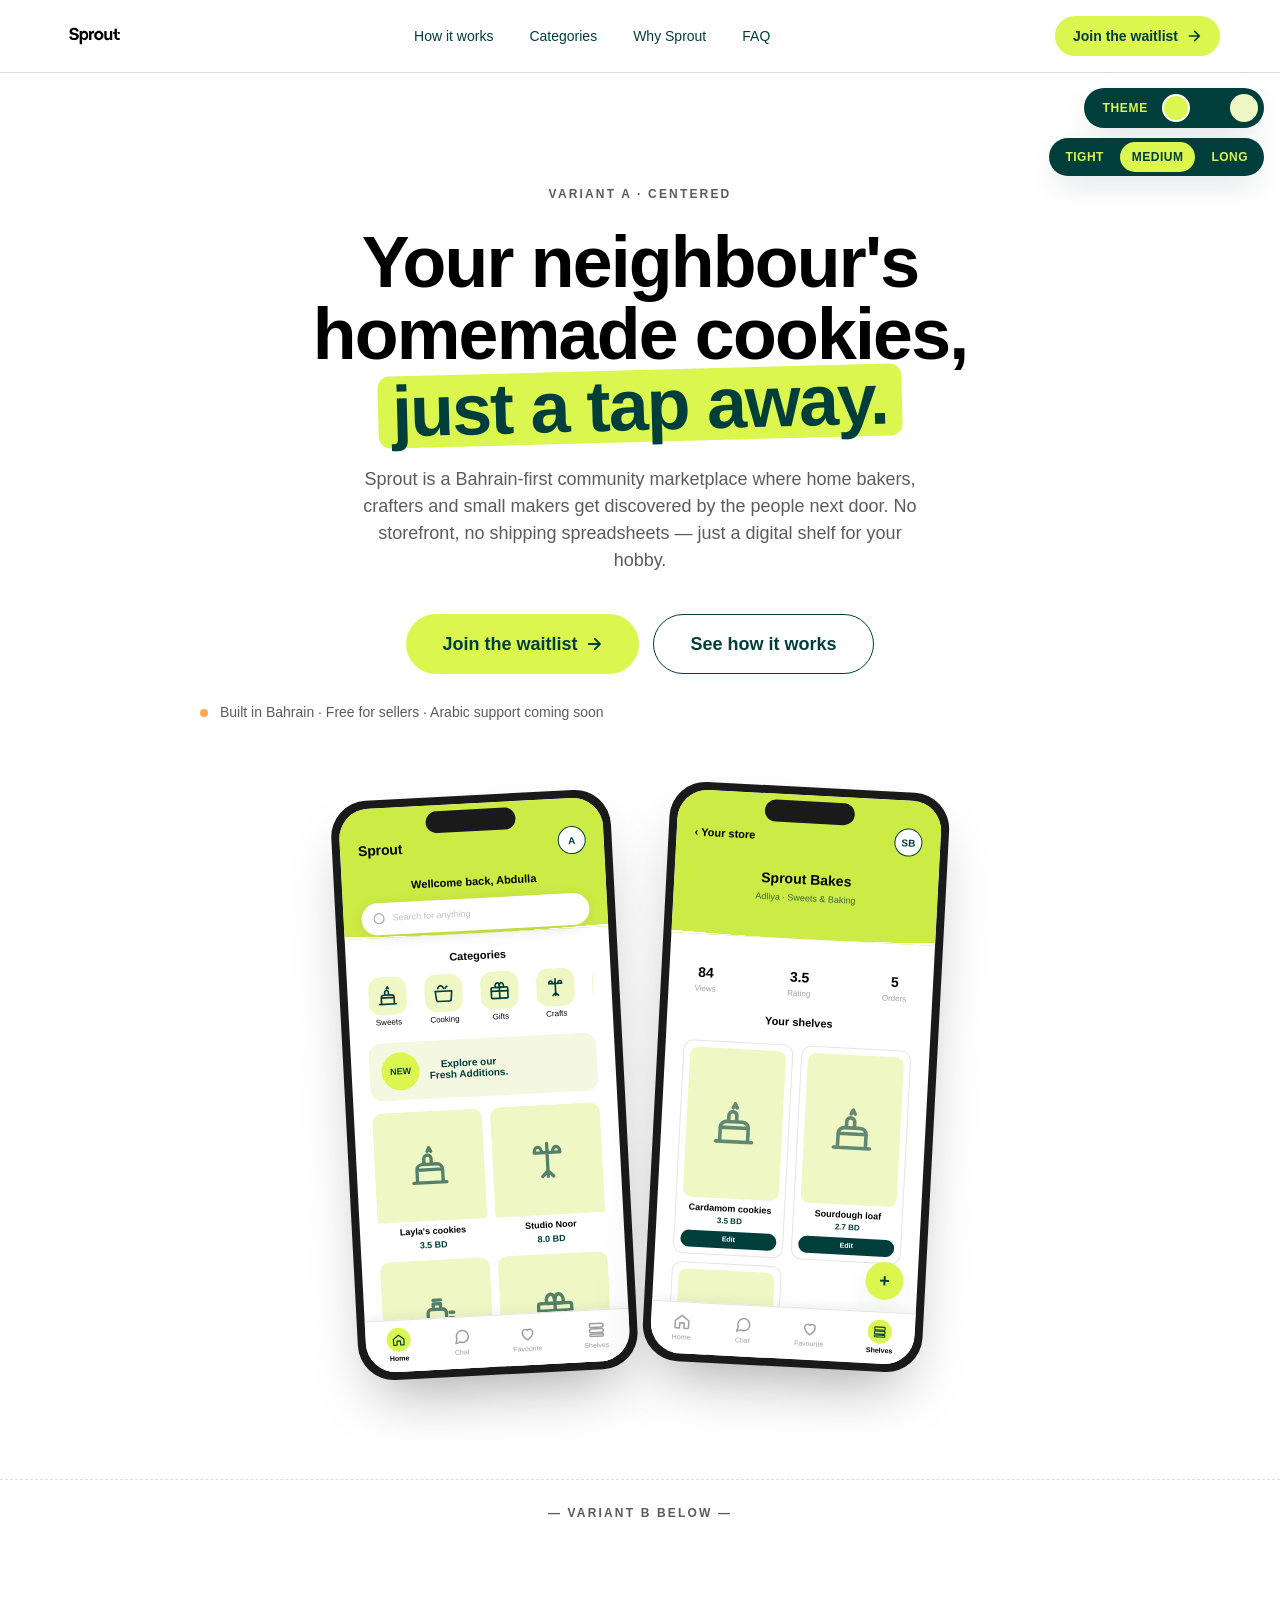
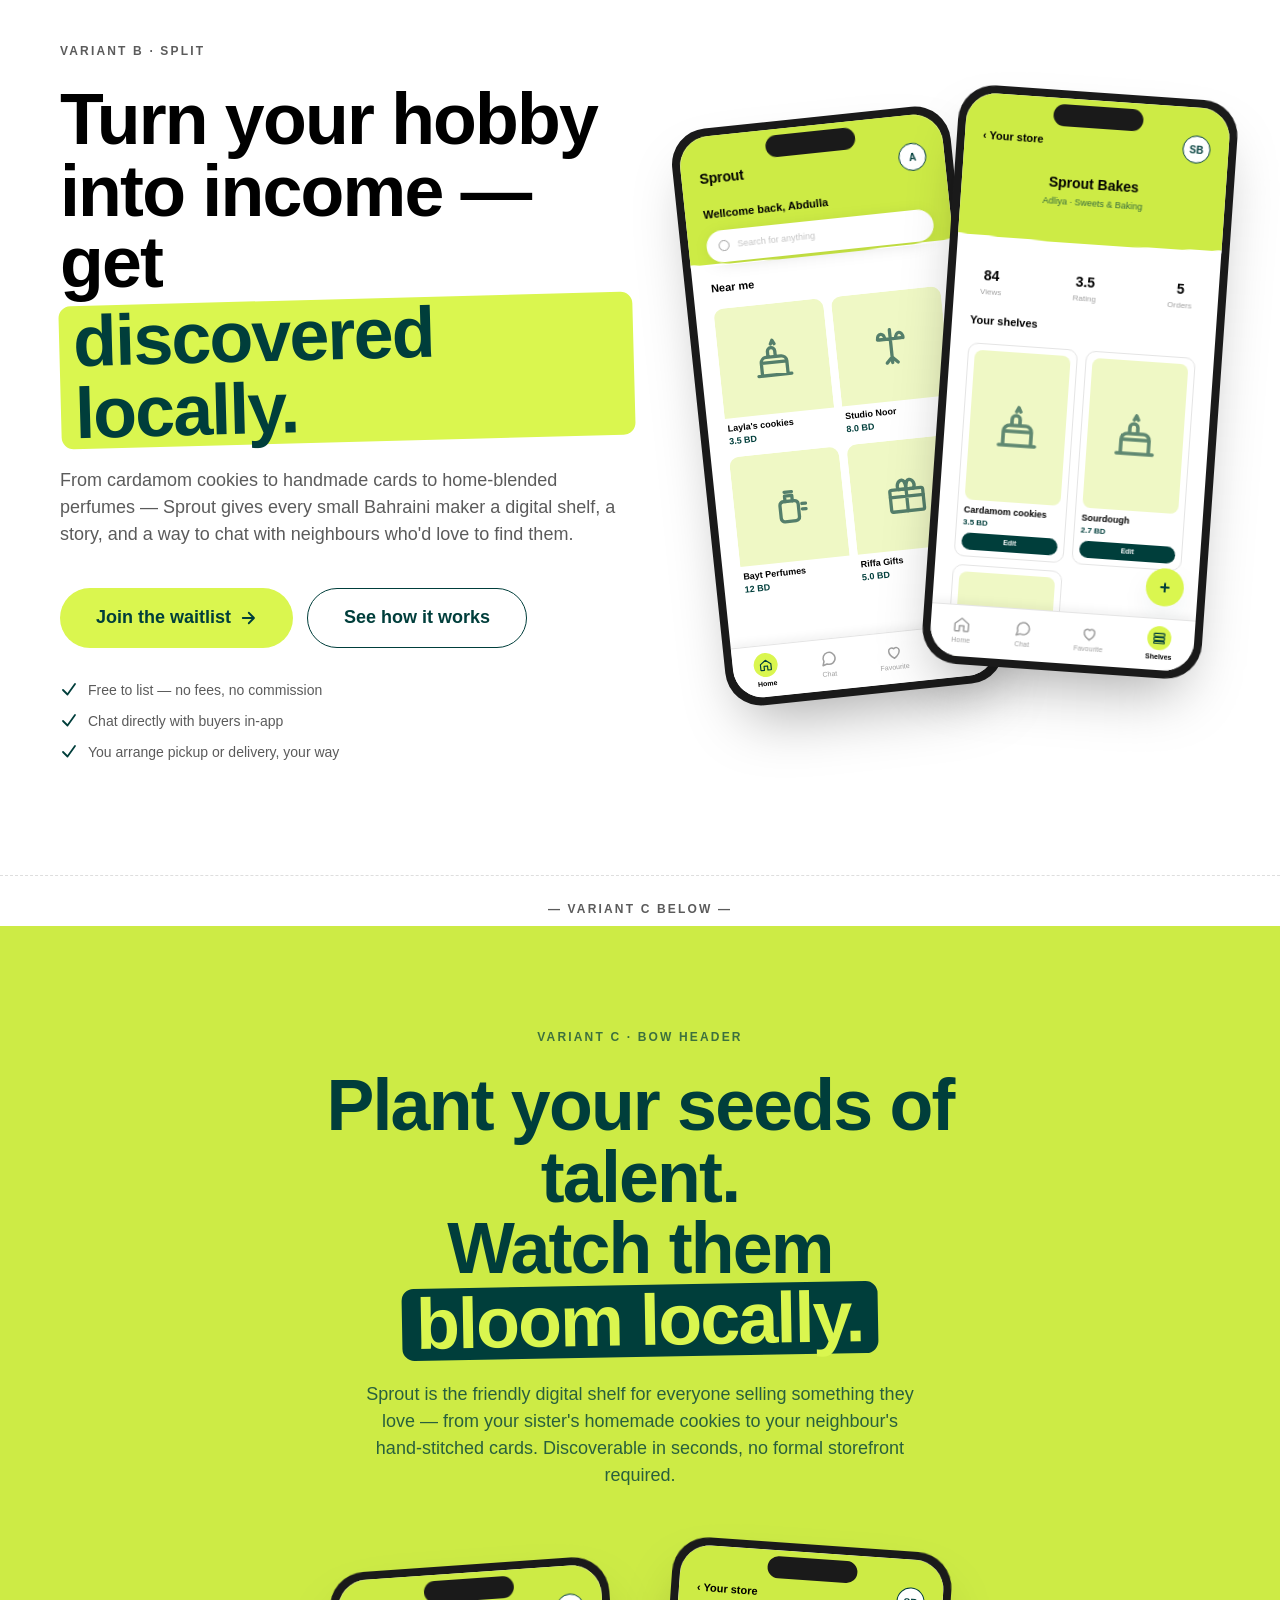
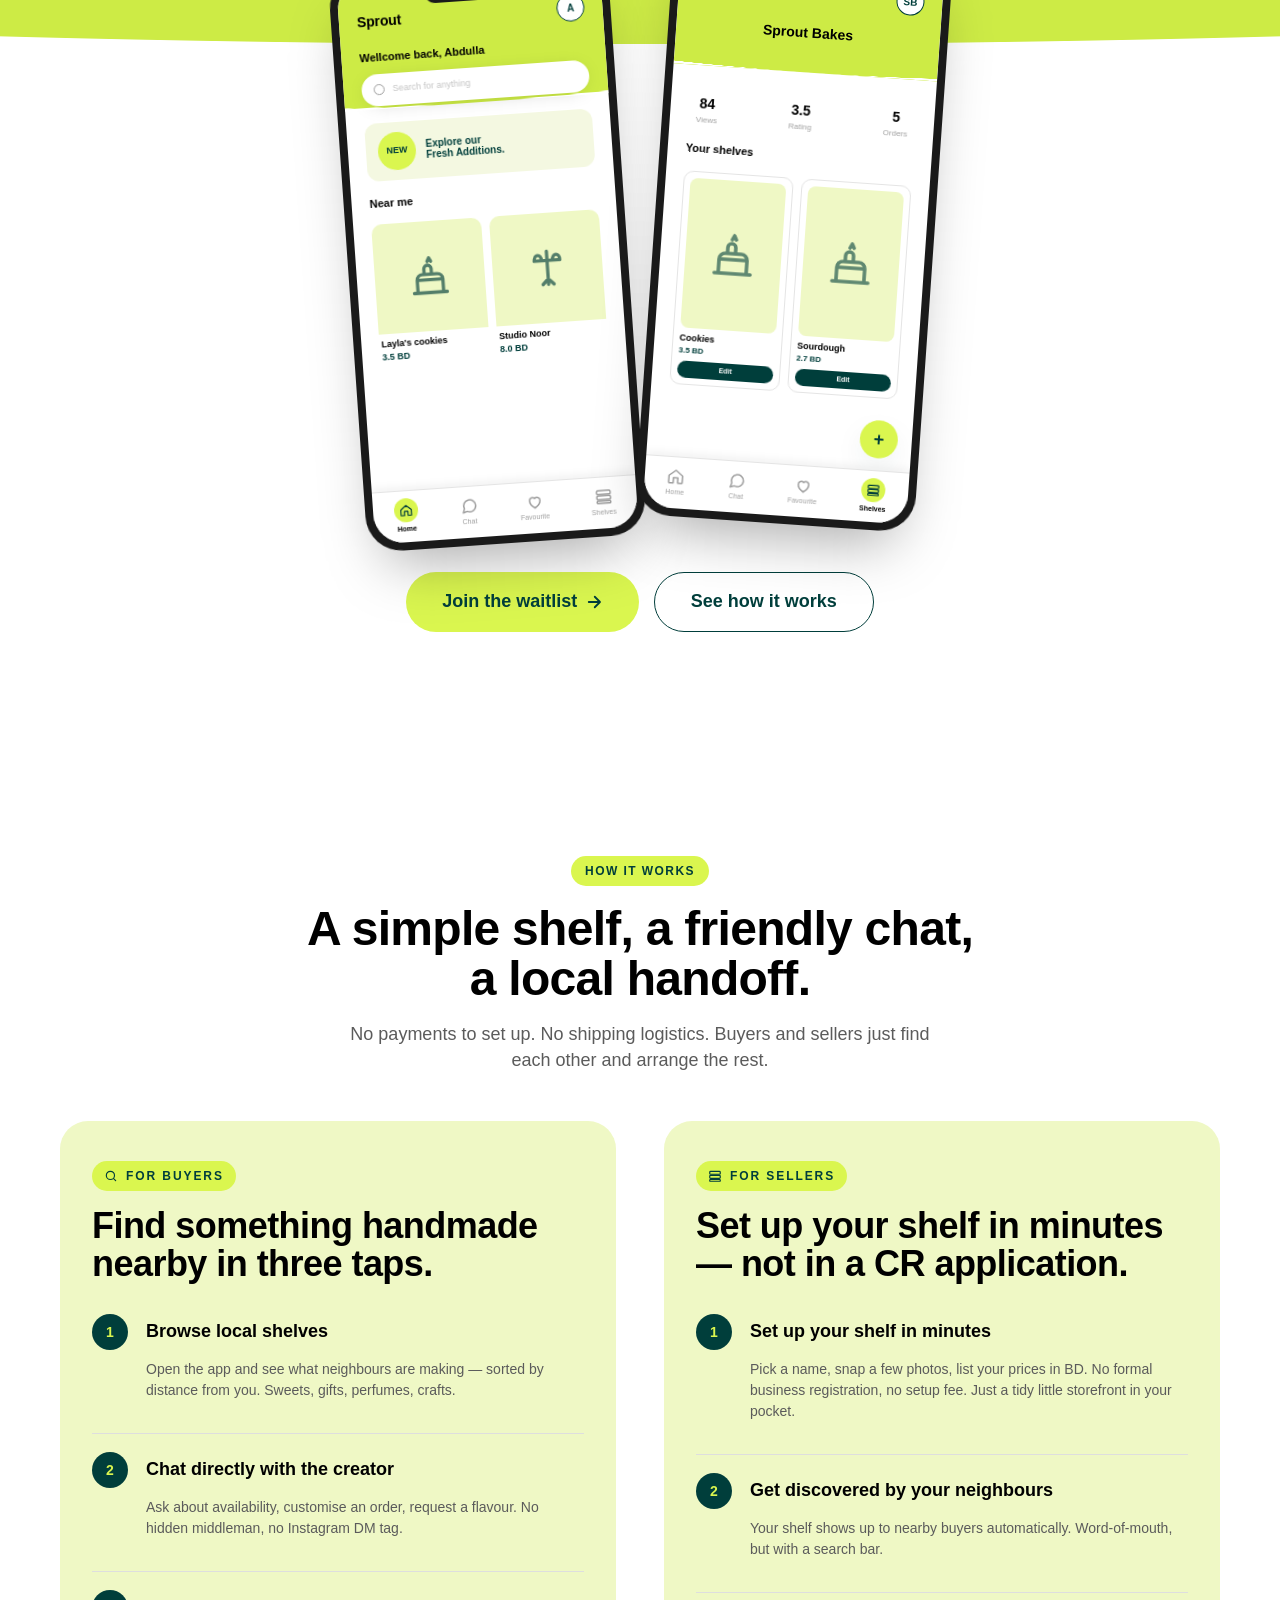
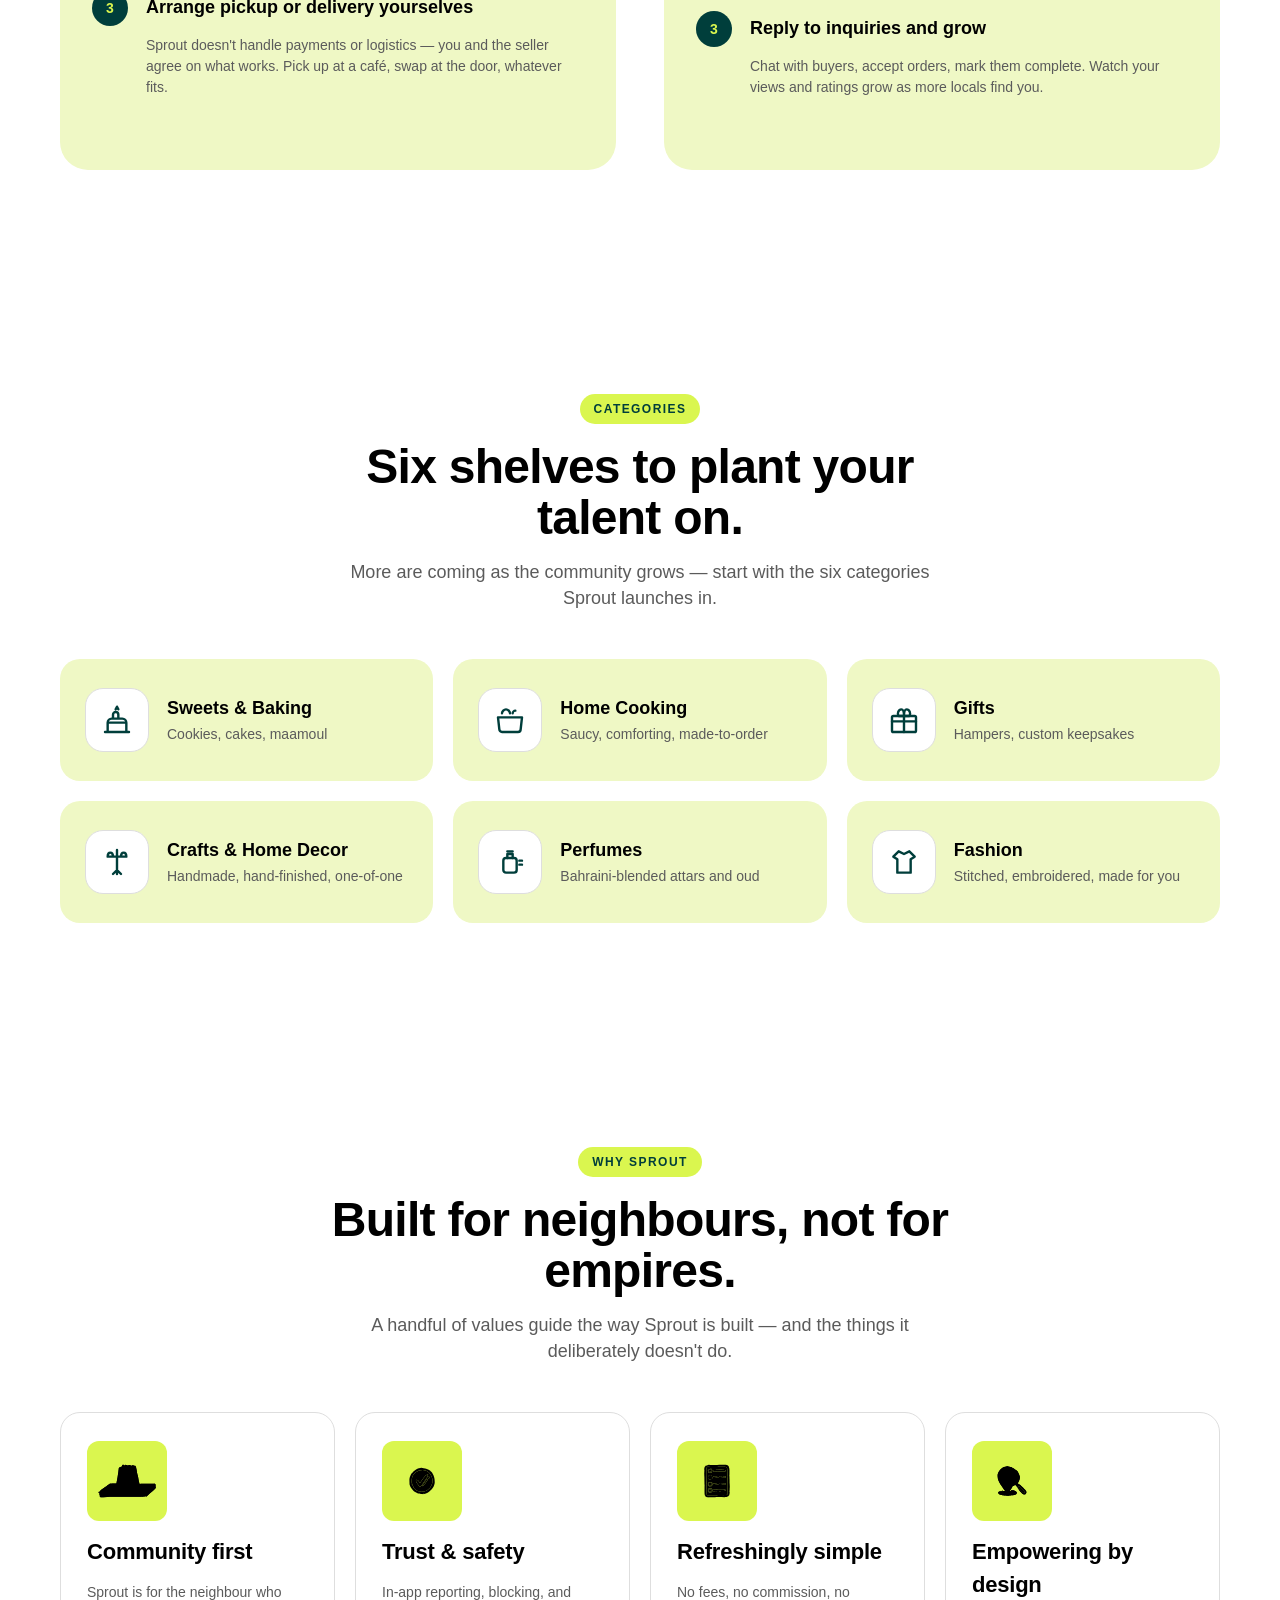
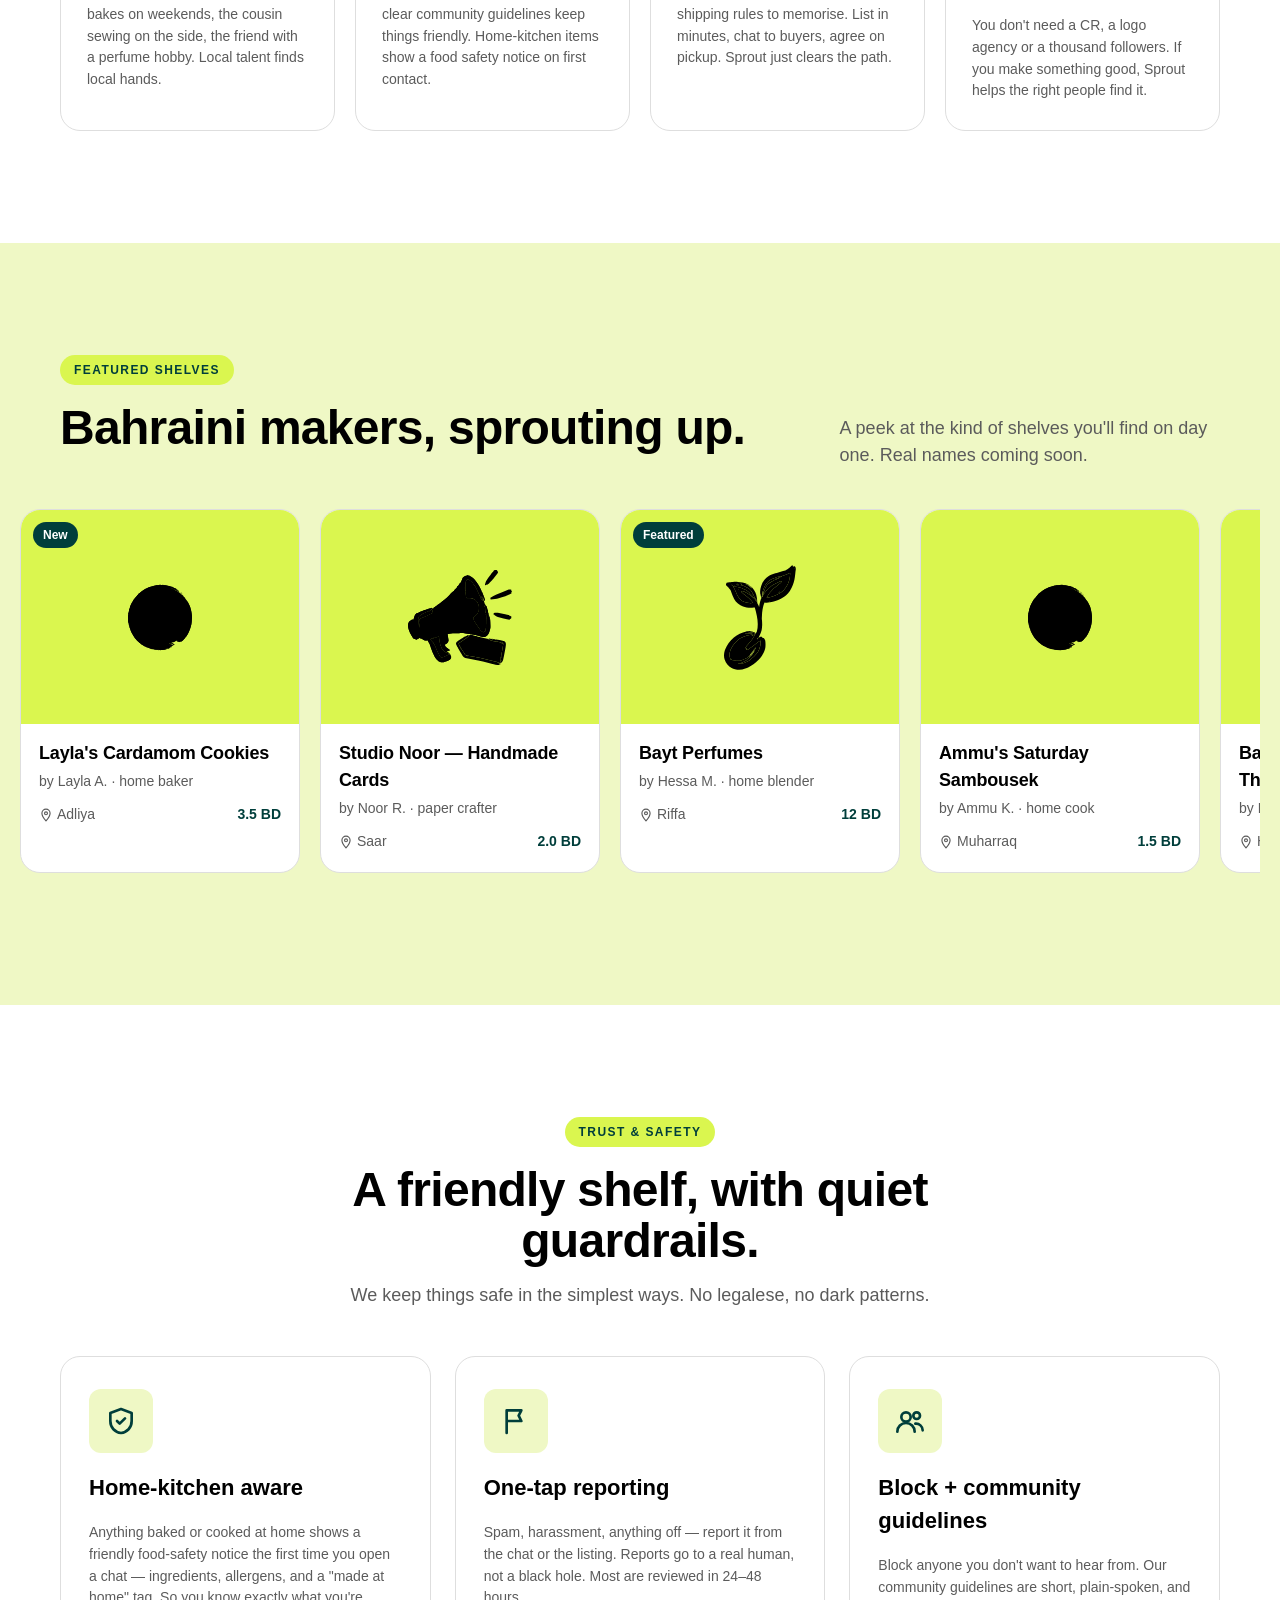
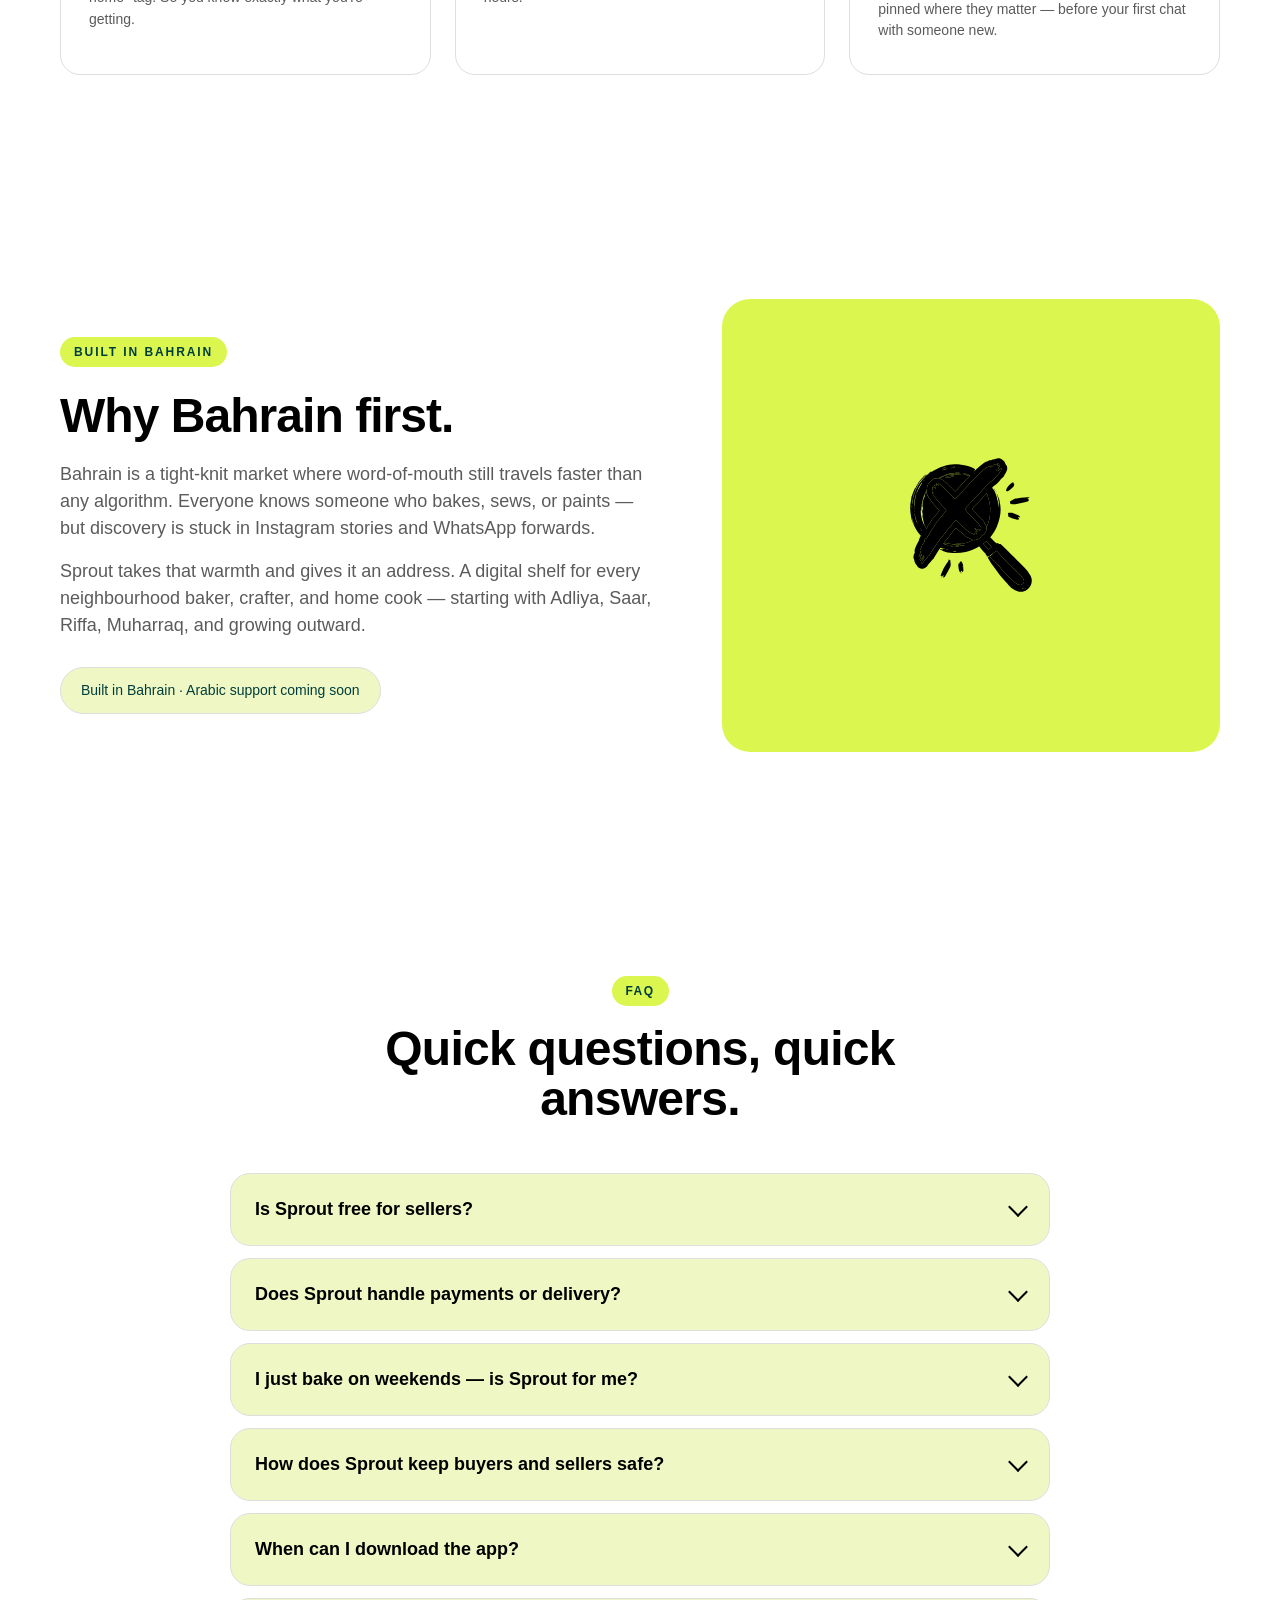
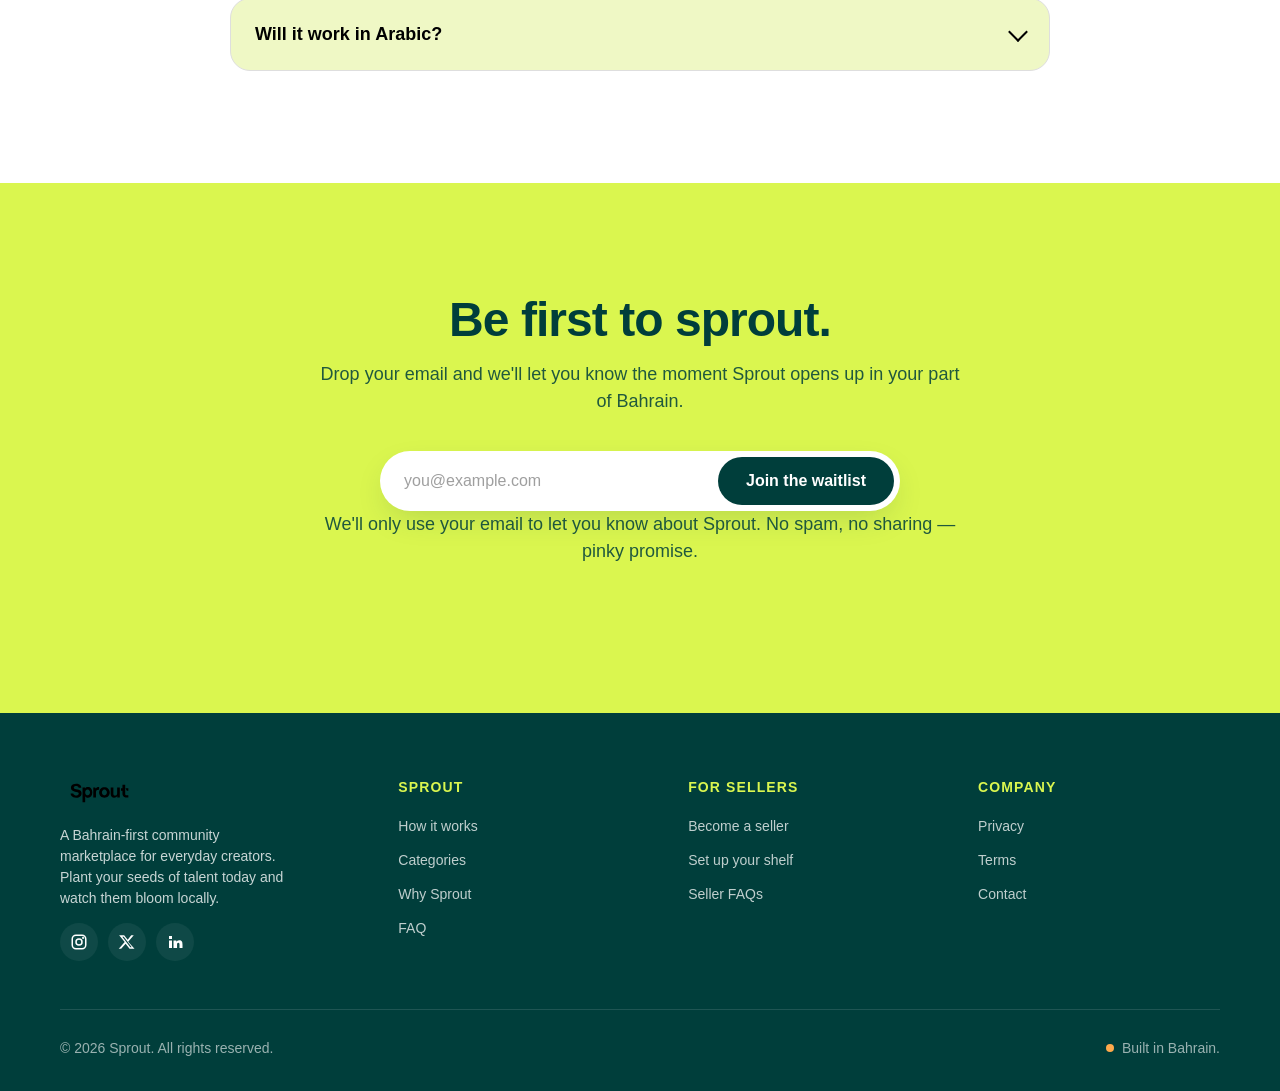
<file: docs/index.html>
<!doctype html>
<html lang="en">
<head>
<meta charset="UTF-8">
<meta name="viewport" content="width=device-width, initial-scale=1">
<title>Sprout — Turn your hobby into income. Get discovered locally.</title>
<meta name="description" content="A Bahrain-first community marketplace where everyday creators — home bakers, crafters, small makers — get discovered by their neighbours.">
<meta name="theme-color" content="#DAF64F">

<!-- Open Graph -->
<meta property="og:title" content="Sprout — Turn your hobby into income. Get discovered locally.">
<meta property="og:description" content="A Bahrain-first community marketplace where everyday creators get discovered by their neighbours.">
<meta property="og:type" content="website">
<meta property="og:url" content="https://alihasanjuma.github.io/Sprout/">
<meta property="og:image" content="assets/img/og-image.svg"><!-- TODO: replace with a 1200x630 og-image.png -->

<!-- Twitter -->
<meta name="twitter:card" content="summary_large_image">
<meta name="twitter:title" content="Sprout — Turn your hobby into income. Get discovered locally.">
<meta name="twitter:description" content="A Bahrain-first community marketplace where everyday creators get discovered by their neighbours.">
<meta name="twitter:image" content="assets/img/og-image.svg">

<!-- Favicons -->
<link rel="icon" href="assets/icons/favicon.svg" type="image/svg+xml">
<link rel="apple-touch-icon" href="assets/icons/favicon.svg">

<link rel="stylesheet" href="assets/css/styles.css">
</head>
<body class="theme-lime-on-white">

<a class="skip-link" href="#main">Skip to main content</a>

<!-- ============================================================
     INLINE SVG SYMBOL SPRITE
     A small icon set lifted from the design system. Each symbol
     is referenced by id with <use href="#icon-name">. Strokes use
     currentColor so themes inherit naturally.
     ============================================================ -->
<svg width="0" height="0" style="position:absolute" aria-hidden="true">
  <defs>
    <!-- search -->
    <symbol id="i-search" viewBox="0 0 24 24" fill="none" stroke="currentColor" stroke-width="2" stroke-linecap="round" stroke-linejoin="round">
      <circle cx="11" cy="11" r="7"/>
      <path d="m20 20-3.5-3.5"/>
    </symbol>
    <!-- home -->
    <symbol id="i-home" viewBox="0 0 24 24" fill="none" stroke="currentColor" stroke-width="2" stroke-linecap="round" stroke-linejoin="round">
      <path d="M3 11 12 4l9 7v9a1 1 0 0 1-1 1h-5v-7H9v7H4a1 1 0 0 1-1-1z"/>
    </symbol>
    <!-- chat -->
    <symbol id="i-chat" viewBox="0 0 24 24" fill="none" stroke="currentColor" stroke-width="2" stroke-linecap="round" stroke-linejoin="round">
      <path d="M21 12a8 8 0 0 1-11.5 7.2L4 21l1.8-5.5A8 8 0 1 1 21 12z"/>
    </symbol>
    <!-- heart -->
    <symbol id="i-heart" viewBox="0 0 24 24" fill="none" stroke="currentColor" stroke-width="2" stroke-linecap="round" stroke-linejoin="round">
      <path d="M12 21s-7-4.35-7-10a4 4 0 0 1 7-2.65A4 4 0 0 1 19 11c0 5.65-7 10-7 10z"/>
    </symbol>
    <!-- rows / shelves -->
    <symbol id="i-rows" viewBox="0 0 24 24" fill="none" stroke="currentColor" stroke-width="2" stroke-linecap="round" stroke-linejoin="round">
      <rect x="3" y="4"  width="18" height="5" rx="1.5"/>
      <rect x="3" y="11" width="18" height="5" rx="1.5"/>
      <rect x="3" y="18" width="18" height="3" rx="1"/>
    </symbol>
    <!-- arrow right (CTA) -->
    <symbol id="i-arrow-right" viewBox="0 0 24 24" fill="none" stroke="currentColor" stroke-width="2.4" stroke-linecap="round" stroke-linejoin="round">
      <path d="M5 12h14M13 5l7 7-7 7"/>
    </symbol>
    <!-- check -->
    <symbol id="i-check" viewBox="0 0 24 24" fill="none" stroke="currentColor" stroke-width="2.4" stroke-linecap="round" stroke-linejoin="round">
      <path d="m4 12 6 6 10-14"/>
    </symbol>
    <!-- shield (trust) -->
    <symbol id="i-shield" viewBox="0 0 24 24" fill="none" stroke="currentColor" stroke-width="2" stroke-linecap="round" stroke-linejoin="round">
      <path d="M12 3 4 6v6c0 5 3.5 8.5 8 9 4.5-.5 8-4 8-9V6z"/>
      <path d="m9 12 2 2 4-4"/>
    </symbol>
    <!-- flag (report) -->
    <symbol id="i-flag" viewBox="0 0 24 24" fill="none" stroke="currentColor" stroke-width="2" stroke-linecap="round" stroke-linejoin="round">
      <path d="M5 21V4M5 4h11l-2 4 2 4H5"/>
    </symbol>
    <!-- people / community -->
    <symbol id="i-people" viewBox="0 0 24 24" fill="none" stroke="currentColor" stroke-width="2" stroke-linecap="round" stroke-linejoin="round">
      <circle cx="9" cy="9" r="3.5"/>
      <path d="M2.5 20a6.5 6.5 0 0 1 13 0"/>
      <circle cx="17" cy="8" r="2.5"/>
      <path d="M16 14a5 5 0 0 1 5.5 5"/>
    </symbol>
    <!-- pin -->
    <symbol id="i-pin" viewBox="0 0 24 24" fill="none" stroke="currentColor" stroke-width="2" stroke-linecap="round" stroke-linejoin="round">
      <path d="M12 22s7-7.6 7-13a7 7 0 1 0-14 0c0 5.4 7 13 7 13z"/>
      <circle cx="12" cy="9" r="2.5"/>
    </symbol>
    <!-- twitter / X -->
    <symbol id="i-x" viewBox="0 0 24 24" fill="currentColor">
      <path d="M17.6 3H21l-7.4 8.5L22 21h-6.6l-5.2-6.6L4.2 21H1l7.9-9L1.5 3h6.7l4.7 6.1L17.6 3zm-1.2 16h1.9L7.7 5h-2L16.4 19z"/>
    </symbol>
    <!-- instagram -->
    <symbol id="i-ig" viewBox="0 0 24 24" fill="none" stroke="currentColor" stroke-width="2" stroke-linecap="round" stroke-linejoin="round">
      <rect x="3" y="3" width="18" height="18" rx="5"/>
      <circle cx="12" cy="12" r="4"/>
      <circle cx="17.5" cy="6.5" r="0.5" fill="currentColor"/>
    </symbol>
    <!-- linkedin -->
    <symbol id="i-in" viewBox="0 0 24 24" fill="currentColor">
      <path d="M4 4h4v4H4zm0 6h4v10H4zm6 0h3.8v1.5h.05c.5-1 1.8-2 3.65-2 3.9 0 4.5 2.5 4.5 5.7V20H18v-4.5c0-1.1-.05-2.5-1.5-2.5s-1.75 1.2-1.75 2.4V20H10z"/>
    </symbol>
    <!-- menu -->
    <symbol id="i-menu" viewBox="0 0 24 24" fill="none" stroke="currentColor" stroke-width="2" stroke-linecap="round">
      <path d="M4 6h16M4 12h16M4 18h16"/>
    </symbol>
    <!-- category icons -->
    <symbol id="i-cake" viewBox="0 0 24 24" fill="none" stroke="currentColor" stroke-width="1.8" stroke-linecap="round" stroke-linejoin="round">
      <path d="M3 21h18M5 21v-7h14v7M5 14a3 3 0 0 1 3-3h8a3 3 0 0 1 3 3M9 11V8a2 2 0 1 1 4 0v3M11 4l1-2 1 2"/>
    </symbol>
    <symbol id="i-pot" viewBox="0 0 24 24" fill="none" stroke="currentColor" stroke-width="1.8" stroke-linecap="round" stroke-linejoin="round">
      <path d="M3 10h18l-1 9a2 2 0 0 1-2 2H6a2 2 0 0 1-2-2zM6 7c0-1.5 1.5-3 3-3s3 1.5 3 3M14 7c0-1 1-2 2-2"/>
    </symbol>
    <symbol id="i-gift" viewBox="0 0 24 24" fill="none" stroke="currentColor" stroke-width="1.8" stroke-linecap="round" stroke-linejoin="round">
      <rect x="3" y="9" width="18" height="12" rx="1"/>
      <path d="M3 13h18M12 9v12M8 9c-1.5-2 0-5 2-5s2 5 2 5h-4zM16 9c1.5-2 0-5-2-5s-2 5-2 5h4z"/>
    </symbol>
    <symbol id="i-craft" viewBox="0 0 24 24" fill="none" stroke="currentColor" stroke-width="1.8" stroke-linecap="round" stroke-linejoin="round">
      <path d="M12 3v18M6 8h12M5 8c0-2 1-3 2-3s2 1 2 3M15 8c0-2 1-3 2-3s2 1 2 3M9 21l3-3 3 3"/>
    </symbol>
    <symbol id="i-perfume" viewBox="0 0 24 24" fill="none" stroke="currentColor" stroke-width="1.8" stroke-linecap="round" stroke-linejoin="round">
      <rect x="7" y="9" width="10" height="11" rx="2"/>
      <path d="M10 9V6h4v3M10 4h4M19 11h2M19 14h2"/>
    </symbol>
    <symbol id="i-tshirt" viewBox="0 0 24 24" fill="none" stroke="currentColor" stroke-width="1.8" stroke-linecap="round" stroke-linejoin="round">
      <path d="M4 8 8 4l4 2 4-2 4 4-3 2v10H7V10z"/>
    </symbol>
  </defs>
</svg>


<!-- ============================================================
     TOP NAVIGATION
     ============================================================ -->
<header class="topnav" role="banner">
  <div class="container topnav-inner">
    <a href="#" aria-label="Sprout — home">
      <!-- Logo lockup. Falls back to wordmark if SVG fails. TODO: confirm /assets/img/logos/logo-dark-green.svg ships -->
      <img class="logo logo-default" src="assets/img/logos/logo-dark-green.svg" alt="Sprout">
      <img class="logo logo-inverted" src="assets/img/logos/logo-neon-green.svg" alt="Sprout" hidden>
    </a>
    <nav aria-label="Primary">
      <ul class="topnav-links" id="topnav-links">
        <li><a href="#how-it-works">How it works</a></li>
        <li><a href="#categories">Categories</a></li>
        <li><a href="#why">Why Sprout</a></li>
        <li><a href="#faq">FAQ</a></li>
      </ul>
    </nav>
    <div class="topnav-actions">
      <button class="menu-toggle" id="menu-toggle" aria-label="Open menu" aria-expanded="false" aria-controls="topnav-links">
        <svg width="20" height="20"><use href="#i-menu"/></svg>
      </button>
      <a class="btn btn-primary btn-sm" href="#waitlist">
        <span class="topnav-cta-text">Join the waitlist</span>
        <svg width="16" height="16" aria-hidden="true"><use href="#i-arrow-right"/></svg>
      </a>
    </div>
  </div>
</header>

<!-- Theme picker -->
<div class="theme-picker" role="group" aria-label="Theme picker">
  <span class="theme-picker-label">Theme</span>
  <button class="theme-swatch" data-theme="theme-lime-on-white" aria-label="Lime on white"   aria-pressed="true"  style="--sw:#DAF64F"></button>
  <button class="theme-swatch" data-theme="theme-teal-dominant"  aria-label="Teal dominant"  aria-pressed="false" style="--sw:#003E3B"></button>
  <button class="theme-swatch" data-theme="theme-cream"          aria-label="Cream"           aria-pressed="false" style="--sw:#EFF8C5"></button>
</div>

<!-- Density toggle -->
<div class="density-toggle" role="group" aria-label="Density toggle">
  <button data-density="density-tight"  aria-pressed="false">Tight</button>
  <button data-density=""                aria-pressed="true">Medium</button>
  <button data-density="density-long"   aria-pressed="false">Long</button>
</div>

<main id="main">

<!-- ============================================================
     HERO — VARIANT A
     Layout: centered text + dual phones below.
     Phone arrangement: 2 phones side-by-side, gently fanned.
     ============================================================ -->
<h2 class="sr-only">Hero — Variant A</h2>
<section class="hero-section hero-a" aria-labelledby="hero-a-headline">
  <div class="container">
    <div class="hero-inner">
      <div class="hero-label">Variant A · Centered</div>
      <h1 id="hero-a-headline" class="hero-headline">
        Your neighbour's homemade cookies, <span class="accent">just a tap away.</span>
      </h1>
      <p class="hero-sub">
        Sprout is a Bahrain-first community marketplace where home bakers, crafters and small makers get discovered by the people next door. No storefront, no shipping spreadsheets — just a digital shelf for your hobby.
      </p>
      <div class="hero-cta-row">
        <a class="btn btn-primary btn-lg" href="#waitlist">Join the waitlist
          <svg width="18" height="18" aria-hidden="true"><use href="#i-arrow-right"/></svg>
        </a>
        <a class="btn btn-ghost btn-lg" href="#how-it-works">See how it works</a>
      </div>
      <div class="hero-trust">
        <span class="dot" aria-hidden="true"></span>
        Built in Bahrain · Free for sellers · Arabic support coming soon
      </div>
    </div>

    <div class="phones-row" aria-hidden="false">
      <!-- Phone arrangement: 2 phones, side by side, fanned (~3deg) -->
      <div class="phone-frame" role="img" aria-label="Sprout buyer home screen mockup">
        <span class="phone-notch"></span>
        <div class="phone-screen">
          <div class="p-bow">
            <div class="p-bow-row">
              <span class="p-wordmark">Sprout</span>
              <span class="p-avatar">A</span>
            </div>
            <div class="p-welcome">Wellcome back, Abdulla</div>
            <div class="p-search">Search for anything</div>
          </div>
          <div class="p-body">
            <div class="p-section-title">Categories</div>
            <div class="p-cats">
              <div class="p-cat"><div class="p-cat-icon"><svg><use href="#i-cake"/></svg></div><div class="p-cat-label">Sweets</div></div>
              <div class="p-cat"><div class="p-cat-icon"><svg><use href="#i-pot"/></svg></div><div class="p-cat-label">Cooking</div></div>
              <div class="p-cat"><div class="p-cat-icon"><svg><use href="#i-gift"/></svg></div><div class="p-cat-label">Gifts</div></div>
              <div class="p-cat"><div class="p-cat-icon"><svg><use href="#i-craft"/></svg></div><div class="p-cat-label">Crafts</div></div>
              <div class="p-cat"><div class="p-cat-icon"><svg><use href="#i-perfume"/></svg></div><div class="p-cat-label">Perfume</div></div>
            </div>
            <div class="p-banner">
              <span class="p-banner-badge">NEW</span>
              <span class="p-banner-text">Explore our<br>Fresh Additions.</span>
            </div>
            <div class="p-grid">
              <div class="p-card"><div class="p-card-thumb"><svg><use href="#i-cake"/></svg></div><div class="p-card-meta"><div class="p-card-title">Layla's cookies</div><div class="p-card-price">3.5 BD</div></div></div>
              <div class="p-card"><div class="p-card-thumb"><svg><use href="#i-craft"/></svg></div><div class="p-card-meta"><div class="p-card-title">Studio Noor</div><div class="p-card-price">8.0 BD</div></div></div>
              <div class="p-card"><div class="p-card-thumb"><svg><use href="#i-perfume"/></svg></div><div class="p-card-meta"><div class="p-card-title">Bayt Perfumes</div><div class="p-card-price">12 BD</div></div></div>
              <div class="p-card"><div class="p-card-thumb"><svg><use href="#i-gift"/></svg></div><div class="p-card-meta"><div class="p-card-title">Saar Sweets</div><div class="p-card-price">2.7 BD</div></div></div>
            </div>
          </div>
          <div class="p-nav">
            <div class="p-nav-tab is-active"><div class="p-nav-pill"><svg><use href="#i-home"/></svg></div><span>Home</span></div>
            <div class="p-nav-tab"><svg><use href="#i-chat"/></svg><span>Chat</span></div>
            <div class="p-nav-tab"><svg><use href="#i-heart"/></svg><span>Favourite</span></div>
            <div class="p-nav-tab"><svg><use href="#i-rows"/></svg><span>Shelves</span></div>
          </div>
        </div>
      </div>

      <div class="phone-frame" role="img" aria-label="Sprout seller store screen mockup">
        <span class="phone-notch"></span>
        <div class="phone-screen">
          <div class="p-bow" style="height:144px">
            <div class="p-bow-row">
              <span style="font-size:11px;font-weight:600;color:#000">‹ Your store</span>
              <span class="p-avatar">SB</span>
            </div>
            <div style="text-align:center;margin-top:18px">
              <div style="font-size:14px;font-weight:800;color:#000">Sprout Bakes</div>
              <div style="font-size:9px;color:#003E3B;opacity:.75;margin-top:2px">Adliya · Sweets &amp; Baking</div>
            </div>
          </div>
          <div class="p-body">
            <div class="p-stats">
              <div class="p-stat"><div class="p-stat-num">84</div><div class="p-stat-label">Views</div></div>
              <div class="p-stat"><div class="p-stat-num">3.5</div><div class="p-stat-label">Rating</div></div>
              <div class="p-stat"><div class="p-stat-num">5</div><div class="p-stat-label">Orders</div></div>
            </div>
            <div class="p-section-title" style="margin-top:14px">Your shelves</div>
            <div class="p-shelves">
              <div class="p-shelf-card">
                <div class="p-shelf-thumb"><svg><use href="#i-cake"/></svg></div>
                <div class="p-shelf-title">Cardamom cookies</div>
                <div class="p-shelf-price">3.5 BD</div>
                <div class="p-shelf-edit">Edit</div>
              </div>
              <div class="p-shelf-card">
                <div class="p-shelf-thumb"><svg><use href="#i-cake"/></svg></div>
                <div class="p-shelf-title">Sourdough loaf</div>
                <div class="p-shelf-price">2.7 BD</div>
                <div class="p-shelf-edit">Edit</div>
              </div>
              <div class="p-shelf-card">
                <div class="p-shelf-thumb"><svg><use href="#i-cake"/></svg></div>
                <div class="p-shelf-title">Date maamoul</div>
                <div class="p-shelf-price">4.0 BD</div>
                <div class="p-shelf-edit">Edit</div>
              </div>
            </div>
          </div>
          <div class="p-fab" aria-hidden="true">+</div>
          <div class="p-nav">
            <div class="p-nav-tab"><svg><use href="#i-home"/></svg><span>Home</span></div>
            <div class="p-nav-tab"><svg><use href="#i-chat"/></svg><span>Chat</span></div>
            <div class="p-nav-tab"><svg><use href="#i-heart"/></svg><span>Favourite</span></div>
            <div class="p-nav-tab is-active"><div class="p-nav-pill"><svg><use href="#i-rows"/></svg></div><span>Shelves</span></div>
          </div>
        </div>
      </div>
    </div>
  </div>
</section>

<div class="hero-variant-tag">— Variant B below —</div>

<!-- ============================================================
     HERO — VARIANT B
     Layout: split — text left, two phones right.
     Phone arrangement: 2 phones overlapping, one rotated -6deg, the other 4deg.
     ============================================================ -->
<h2 class="sr-only">Hero — Variant B</h2>
<section class="hero-section hero-b" aria-labelledby="hero-b-headline">
  <div class="container">
    <div class="hero-grid">
      <div>
        <div class="hero-label">Variant B · Split</div>
        <h2 id="hero-b-headline" class="hero-headline">
          Turn your hobby into income — get <span class="accent">discovered locally.</span>
        </h2>
        <p class="hero-sub">
          From cardamom cookies to handmade cards to home-blended perfumes — Sprout gives every small Bahraini maker a digital shelf, a story, and a way to chat with neighbours who'd love to find them.
        </p>
        <div class="hero-cta-row">
          <a class="btn btn-primary btn-lg" href="#waitlist">Join the waitlist
            <svg width="18" height="18" aria-hidden="true"><use href="#i-arrow-right"/></svg>
          </a>
          <a class="btn btn-ghost btn-lg" href="#how-it-works">See how it works</a>
        </div>
        <ul style="list-style:none;padding:0;margin:32px 0 0;display:flex;flex-direction:column;gap:10px;color:var(--color-fg-muted);font-size:var(--fs-small)">
          <li style="display:flex;align-items:center;gap:10px"><svg width="18" height="18" style="color:var(--sprout-teal);flex:0 0 auto"><use href="#i-check"/></svg> Free to list — no fees, no commission</li>
          <li style="display:flex;align-items:center;gap:10px"><svg width="18" height="18" style="color:var(--sprout-teal);flex:0 0 auto"><use href="#i-check"/></svg> Chat directly with buyers in-app</li>
          <li style="display:flex;align-items:center;gap:10px"><svg width="18" height="18" style="color:var(--sprout-teal);flex:0 0 auto"><use href="#i-check"/></svg> You arrange pickup or delivery, your way</li>
        </ul>
      </div>

      <div class="phones-stack">
        <!-- Phone arrangement: 2 phones, one rotated -6deg, one rotated 4deg, overlapping -->
        <div class="phone-frame" role="img" aria-label="Sprout buyer home screen mockup">
          <span class="phone-notch"></span>
          <div class="phone-screen">
            <div class="p-bow">
              <div class="p-bow-row">
                <span class="p-wordmark">Sprout</span>
                <span class="p-avatar">A</span>
              </div>
              <div class="p-welcome">Wellcome back, Abdulla</div>
              <div class="p-search">Search for anything</div>
            </div>
            <div class="p-body">
              <div class="p-section-title">Near me</div>
              <div class="p-grid">
                <div class="p-card"><div class="p-card-thumb"><svg><use href="#i-cake"/></svg></div><div class="p-card-meta"><div class="p-card-title">Layla's cookies</div><div class="p-card-price">3.5 BD</div></div></div>
                <div class="p-card"><div class="p-card-thumb"><svg><use href="#i-craft"/></svg></div><div class="p-card-meta"><div class="p-card-title">Studio Noor</div><div class="p-card-price">8.0 BD</div></div></div>
                <div class="p-card"><div class="p-card-thumb"><svg><use href="#i-perfume"/></svg></div><div class="p-card-meta"><div class="p-card-title">Bayt Perfumes</div><div class="p-card-price">12 BD</div></div></div>
                <div class="p-card"><div class="p-card-thumb"><svg><use href="#i-gift"/></svg></div><div class="p-card-meta"><div class="p-card-title">Riffa Gifts</div><div class="p-card-price">5.0 BD</div></div></div>
              </div>
            </div>
            <div class="p-nav">
              <div class="p-nav-tab is-active"><div class="p-nav-pill"><svg><use href="#i-home"/></svg></div><span>Home</span></div>
              <div class="p-nav-tab"><svg><use href="#i-chat"/></svg><span>Chat</span></div>
              <div class="p-nav-tab"><svg><use href="#i-heart"/></svg><span>Favourite</span></div>
              <div class="p-nav-tab"><svg><use href="#i-rows"/></svg><span>Shelves</span></div>
            </div>
          </div>
        </div>

        <div class="phone-frame" role="img" aria-label="Sprout seller store screen mockup">
          <span class="phone-notch"></span>
          <div class="phone-screen">
            <div class="p-bow" style="height:144px">
              <div class="p-bow-row">
                <span style="font-size:11px;font-weight:600;color:#000">‹ Your store</span>
                <span class="p-avatar">SB</span>
              </div>
              <div style="text-align:center;margin-top:18px">
                <div style="font-size:14px;font-weight:800;color:#000">Sprout Bakes</div>
                <div style="font-size:9px;color:#003E3B;opacity:.75;margin-top:2px">Adliya · Sweets &amp; Baking</div>
              </div>
            </div>
            <div class="p-body">
              <div class="p-stats">
                <div class="p-stat"><div class="p-stat-num">84</div><div class="p-stat-label">Views</div></div>
                <div class="p-stat"><div class="p-stat-num">3.5</div><div class="p-stat-label">Rating</div></div>
                <div class="p-stat"><div class="p-stat-num">5</div><div class="p-stat-label">Orders</div></div>
              </div>
              <div class="p-section-title" style="margin-top:14px">Your shelves</div>
              <div class="p-shelves">
                <div class="p-shelf-card"><div class="p-shelf-thumb"><svg><use href="#i-cake"/></svg></div><div class="p-shelf-title">Cardamom cookies</div><div class="p-shelf-price">3.5 BD</div><div class="p-shelf-edit">Edit</div></div>
                <div class="p-shelf-card"><div class="p-shelf-thumb"><svg><use href="#i-cake"/></svg></div><div class="p-shelf-title">Sourdough</div><div class="p-shelf-price">2.7 BD</div><div class="p-shelf-edit">Edit</div></div>
                <div class="p-shelf-card"><div class="p-shelf-thumb"><svg><use href="#i-cake"/></svg></div><div class="p-shelf-title">Maamoul</div><div class="p-shelf-price">4.0 BD</div><div class="p-shelf-edit">Edit</div></div>
              </div>
            </div>
            <div class="p-fab" aria-hidden="true">+</div>
            <div class="p-nav">
              <div class="p-nav-tab"><svg><use href="#i-home"/></svg><span>Home</span></div>
              <div class="p-nav-tab"><svg><use href="#i-chat"/></svg><span>Chat</span></div>
              <div class="p-nav-tab"><svg><use href="#i-heart"/></svg><span>Favourite</span></div>
              <div class="p-nav-tab is-active"><div class="p-nav-pill"><svg><use href="#i-rows"/></svg></div><span>Shelves</span></div>
            </div>
          </div>
        </div>
      </div>
    </div>
  </div>
</section>

<div class="hero-variant-tag">— Variant C below —</div>

<!-- ============================================================
     HERO — VARIANT C
     Layout: full-bleed lime "Bow" header, headline sits below the wave,
     two phones overlap the wave's curved edge.
     Phone arrangement: 2 phones, slight outward fan, sitting on the bow.
     This variant directly references the in-app _BowClipper shape.
     ============================================================ -->
<h2 class="sr-only">Hero — Variant C</h2>
<section class="hero-section hero-c" aria-labelledby="hero-c-headline">
  <div class="bow-band">
    <div class="bow-inner">
      <div class="hero-label" style="color:var(--sprout-teal);opacity:.7">Variant C · Bow header</div>
      <h2 id="hero-c-headline" class="hero-headline">
        Plant your seeds of talent. <br>Watch them <span class="accent" style="background:var(--sprout-teal);color:var(--sprout-lime);transform:rotate(-1deg)">bloom locally.</span>
      </h2>
      <p class="hero-sub" style="margin-inline:auto">
        Sprout is the friendly digital shelf for everyone selling something they love — from your sister's homemade cookies to your neighbour's hand-stitched cards. Discoverable in seconds, no formal storefront required.
      </p>
    </div>
  </div>

  <div class="container" style="position:relative;z-index:5">
    <div class="phones-row">
      <!-- Phone arrangement: 2 phones overlapping the bow's curved edge from below -->
      <div class="phone-frame" role="img" aria-label="Sprout buyer home screen mockup">
        <span class="phone-notch"></span>
        <div class="phone-screen">
          <div class="p-bow">
            <div class="p-bow-row">
              <span class="p-wordmark">Sprout</span>
              <span class="p-avatar">A</span>
            </div>
            <div class="p-welcome">Wellcome back, Abdulla</div>
            <div class="p-search">Search for anything</div>
          </div>
          <div class="p-body">
            <div class="p-banner" style="margin-top:0">
              <span class="p-banner-badge">NEW</span>
              <span class="p-banner-text">Explore our<br>Fresh Additions.</span>
            </div>
            <div class="p-section-title" style="margin-top:14px">Near me</div>
            <div class="p-grid">
              <div class="p-card"><div class="p-card-thumb"><svg><use href="#i-cake"/></svg></div><div class="p-card-meta"><div class="p-card-title">Layla's cookies</div><div class="p-card-price">3.5 BD</div></div></div>
              <div class="p-card"><div class="p-card-thumb"><svg><use href="#i-craft"/></svg></div><div class="p-card-meta"><div class="p-card-title">Studio Noor</div><div class="p-card-price">8.0 BD</div></div></div>
            </div>
          </div>
          <div class="p-nav">
            <div class="p-nav-tab is-active"><div class="p-nav-pill"><svg><use href="#i-home"/></svg></div><span>Home</span></div>
            <div class="p-nav-tab"><svg><use href="#i-chat"/></svg><span>Chat</span></div>
            <div class="p-nav-tab"><svg><use href="#i-heart"/></svg><span>Favourite</span></div>
            <div class="p-nav-tab"><svg><use href="#i-rows"/></svg><span>Shelves</span></div>
          </div>
        </div>
      </div>

      <div class="phone-frame" role="img" aria-label="Sprout seller store screen mockup">
        <span class="phone-notch"></span>
        <div class="phone-screen">
          <div class="p-bow" style="height:120px">
            <div class="p-bow-row">
              <span style="font-size:11px;font-weight:600;color:#000">‹ Your store</span>
              <span class="p-avatar">SB</span>
            </div>
            <div style="text-align:center;margin-top:14px">
              <div style="font-size:14px;font-weight:800;color:#000">Sprout Bakes</div>
            </div>
          </div>
          <div class="p-body">
            <div class="p-stats">
              <div class="p-stat"><div class="p-stat-num">84</div><div class="p-stat-label">Views</div></div>
              <div class="p-stat"><div class="p-stat-num">3.5</div><div class="p-stat-label">Rating</div></div>
              <div class="p-stat"><div class="p-stat-num">5</div><div class="p-stat-label">Orders</div></div>
            </div>
            <div class="p-section-title" style="margin-top:14px">Your shelves</div>
            <div class="p-shelves">
              <div class="p-shelf-card"><div class="p-shelf-thumb"><svg><use href="#i-cake"/></svg></div><div class="p-shelf-title">Cookies</div><div class="p-shelf-price">3.5 BD</div><div class="p-shelf-edit">Edit</div></div>
              <div class="p-shelf-card"><div class="p-shelf-thumb"><svg><use href="#i-cake"/></svg></div><div class="p-shelf-title">Sourdough</div><div class="p-shelf-price">2.7 BD</div><div class="p-shelf-edit">Edit</div></div>
            </div>
          </div>
          <div class="p-fab" aria-hidden="true">+</div>
          <div class="p-nav">
            <div class="p-nav-tab"><svg><use href="#i-home"/></svg><span>Home</span></div>
            <div class="p-nav-tab"><svg><use href="#i-chat"/></svg><span>Chat</span></div>
            <div class="p-nav-tab"><svg><use href="#i-heart"/></svg><span>Favourite</span></div>
            <div class="p-nav-tab is-active"><div class="p-nav-pill"><svg><use href="#i-rows"/></svg></div><span>Shelves</span></div>
          </div>
        </div>
      </div>
    </div>

    <div style="text-align:center;margin-top:8px">
      <a class="btn btn-primary btn-lg" href="#waitlist">Join the waitlist
        <svg width="18" height="18" aria-hidden="true"><use href="#i-arrow-right"/></svg>
      </a>
      <a class="btn btn-ghost btn-lg" href="#how-it-works" style="margin-left:10px">See how it works</a>
    </div>
  </div>
</section>


<!-- ============================================================
     HOW IT WORKS
     ============================================================ -->
<section id="how-it-works" class="how" aria-labelledby="how-title">
  <div class="container">
    <div style="text-align:center;max-width:680px;margin:0 auto var(--space-9)">
      <span class="eyebrow">How it works</span>
      <h2 id="how-title" class="section-title" style="margin-top:18px">A simple shelf, a friendly chat, a local handoff.</h2>
      <p class="section-lede" style="margin-inline:auto">No payments to set up. No shipping logistics. Buyers and sellers just find each other and arrange the rest.</p>
    </div>

    <div class="how-grid">
      <article class="how-col">
        <span class="how-col-eyebrow"><svg width="14" height="14"><use href="#i-search"/></svg> For buyers</span>
        <h3 class="how-col-title">Find something handmade nearby in three taps.</h3>
        <div class="how-step">
          <span class="how-step-num">1</span>
          <div>
            <div class="how-step-title">Browse local shelves</div>
            <p class="how-step-body">Open the app and see what neighbours are making — sorted by distance from you. Sweets, gifts, perfumes, crafts.</p>
          </div>
        </div>
        <div class="how-step">
          <span class="how-step-num">2</span>
          <div>
            <div class="how-step-title">Chat directly with the creator</div>
            <p class="how-step-body">Ask about availability, customise an order, request a flavour. No hidden middleman, no Instagram DM tag.</p>
          </div>
        </div>
        <div class="how-step">
          <span class="how-step-num">3</span>
          <div>
            <div class="how-step-title">Arrange pickup or delivery yourselves</div>
            <p class="how-step-body">Sprout doesn't handle payments or logistics — you and the seller agree on what works. Pick up at a café, swap at the door, whatever fits.</p>
          </div>
        </div>
      </article>

      <article class="how-col">
        <span class="how-col-eyebrow"><svg width="14" height="14"><use href="#i-rows"/></svg> For sellers</span>
        <h3 class="how-col-title">Set up your shelf in minutes — not in a CR application.</h3>
        <div class="how-step">
          <span class="how-step-num">1</span>
          <div>
            <div class="how-step-title">Set up your shelf in minutes</div>
            <p class="how-step-body">Pick a name, snap a few photos, list your prices in BD. No formal business registration, no setup fee. Just a tidy little storefront in your pocket.</p>
          </div>
        </div>
        <div class="how-step">
          <span class="how-step-num">2</span>
          <div>
            <div class="how-step-title">Get discovered by your neighbours</div>
            <p class="how-step-body">Your shelf shows up to nearby buyers automatically. Word-of-mouth, but with a search bar.</p>
          </div>
        </div>
        <div class="how-step">
          <span class="how-step-num">3</span>
          <div>
            <div class="how-step-title">Reply to inquiries and grow</div>
            <p class="how-step-body">Chat with buyers, accept orders, mark them complete. Watch your views and ratings grow as more locals find you.</p>
          </div>
        </div>
      </article>
    </div>
  </div>
</section>


<!-- ============================================================
     FEATURED CATEGORIES
     ============================================================ -->
<section id="categories" aria-labelledby="cat-title">
  <div class="container">
    <div style="text-align:center;max-width:680px;margin:0 auto var(--space-8)">
      <span class="eyebrow">Categories</span>
      <h2 id="cat-title" class="section-title" style="margin-top:18px">Six shelves to plant your talent on.</h2>
      <p class="section-lede" style="margin-inline:auto">More are coming as the community grows — start with the six categories Sprout launches in.</p>
    </div>
    <div class="cats-grid">
      <a class="cat-tile" href="#"><span class="cat-icon"><svg><use href="#i-cake"/></svg></span><div><div class="cat-label">Sweets &amp; Baking</div><div class="cat-sub">Cookies, cakes, maamoul</div></div></a>
      <a class="cat-tile" href="#"><span class="cat-icon"><svg><use href="#i-pot"/></svg></span><div><div class="cat-label">Home Cooking</div><div class="cat-sub">Saucy, comforting, made-to-order</div></div></a>
      <a class="cat-tile" href="#"><span class="cat-icon"><svg><use href="#i-gift"/></svg></span><div><div class="cat-label">Gifts</div><div class="cat-sub">Hampers, custom keepsakes</div></div></a>
      <a class="cat-tile" href="#"><span class="cat-icon"><svg><use href="#i-craft"/></svg></span><div><div class="cat-label">Crafts &amp; Home Decor</div><div class="cat-sub">Handmade, hand-finished, one-of-one</div></div></a>
      <a class="cat-tile" href="#"><span class="cat-icon"><svg><use href="#i-perfume"/></svg></span><div><div class="cat-label">Perfumes</div><div class="cat-sub">Bahraini-blended attars and oud</div></div></a>
      <a class="cat-tile" href="#"><span class="cat-icon"><svg><use href="#i-tshirt"/></svg></span><div><div class="cat-label">Fashion</div><div class="cat-sub">Stitched, embroidered, made for you</div></div></a>
    </div>
  </div>
</section>


<!-- ============================================================
     WHY SPROUT
     ============================================================ -->
<section id="why" class="why" aria-labelledby="why-title">
  <div class="container">
    <div style="text-align:center;max-width:680px;margin:0 auto var(--space-9)">
      <span class="eyebrow">Why Sprout</span>
      <h2 id="why-title" class="section-title" style="margin-top:18px">Built for neighbours, not for empires.</h2>
      <p class="section-lede" style="margin-inline:auto">A handful of values guide the way Sprout is built — and the things it deliberately doesn't do.</p>
    </div>

    <div class="why-grid">
      <article class="why-card">
        <div class="why-illust"><img src="assets/img/illustrations/illustration-01.svg" alt=""></div>
        <h3>Community first</h3>
        <p>Sprout is for the neighbour who bakes on weekends, the cousin sewing on the side, the friend with a perfume hobby. Local talent finds local hands.</p>
      </article>
      <article class="why-card">
        <div class="why-illust"><img src="assets/img/illustrations/illustration-04.svg" alt=""></div>
        <h3>Trust &amp; safety</h3>
        <p>In-app reporting, blocking, and clear community guidelines keep things friendly. Home-kitchen items show a food safety notice on first contact.</p>
      </article>
      <article class="why-card">
        <div class="why-illust"><img src="assets/img/illustrations/illustration-07.svg" alt=""></div>
        <h3>Refreshingly simple</h3>
        <p>No fees, no commission, no shipping rules to memorise. List in minutes, chat to buyers, agree on pickup. Sprout just clears the path.</p>
      </article>
      <article class="why-card">
        <div class="why-illust"><img src="assets/img/illustrations/illustration-10.svg" alt=""></div>
        <h3>Empowering by design</h3>
        <p>You don't need a CR, a logo agency or a thousand followers. If you make something good, Sprout helps the right people find it.</p>
      </article>
    </div>
  </div>
</section>


<!-- ============================================================
     FEATURED CREATORS / SHELVES
     ============================================================ -->
<section class="creators" aria-labelledby="creators-title">
  <div class="container">
    <div style="display:flex;justify-content:space-between;align-items:end;flex-wrap:wrap;gap:16px;margin-bottom:var(--space-8)">
      <div>
        <span class="eyebrow">Featured shelves</span>
        <h2 id="creators-title" class="section-title" style="margin-top:18px">Bahraini makers, sprouting up.</h2>
      </div>
      <p style="max-width:38ch;color:var(--color-fg-muted);font-size:var(--fs-h4);margin:0">A peek at the kind of shelves you'll find on day one. Real names coming soon.</p>
    </div>

    <div class="creators-row" role="list">
      <article class="shelf-card" role="listitem">
        <div class="shelf-thumb"><span class="shelf-tag">New</span><img src="assets/img/illustrations/illustration-02.svg" alt=""></div>
        <div class="shelf-meta"><h3 class="shelf-name">Layla's Cardamom Cookies</h3><p class="shelf-creator">by Layla A. · home baker</p>
          <div class="shelf-row"><span class="shelf-area"><svg width="14" height="14"><use href="#i-pin"/></svg> Adliya</span><span class="shelf-price">3.5 BD</span></div>
        </div>
      </article>
      <article class="shelf-card" role="listitem">
        <div class="shelf-thumb"><img src="assets/img/illustrations/illustration-03.svg" alt=""></div>
        <div class="shelf-meta"><h3 class="shelf-name">Studio Noor — Handmade Cards</h3><p class="shelf-creator">by Noor R. · paper crafter</p>
          <div class="shelf-row"><span class="shelf-area"><svg width="14" height="14"><use href="#i-pin"/></svg> Saar</span><span class="shelf-price">2.0 BD</span></div>
        </div>
      </article>
      <article class="shelf-card" role="listitem">
        <div class="shelf-thumb"><span class="shelf-tag">Featured</span><img src="assets/img/illustrations/illustration-05.svg" alt=""></div>
        <div class="shelf-meta"><h3 class="shelf-name">Bayt Perfumes</h3><p class="shelf-creator">by Hessa M. · home blender</p>
          <div class="shelf-row"><span class="shelf-area"><svg width="14" height="14"><use href="#i-pin"/></svg> Riffa</span><span class="shelf-price">12 BD</span></div>
        </div>
      </article>
      <article class="shelf-card" role="listitem">
        <div class="shelf-thumb"><img src="assets/img/illustrations/illustration-06.svg" alt=""></div>
        <div class="shelf-meta"><h3 class="shelf-name">Ammu's Saturday Sambousek</h3><p class="shelf-creator">by Ammu K. · home cook</p>
          <div class="shelf-row"><span class="shelf-area"><svg width="14" height="14"><use href="#i-pin"/></svg> Muharraq</span><span class="shelf-price">1.5 BD</span></div>
        </div>
      </article>
      <article class="shelf-card" role="listitem">
        <div class="shelf-thumb"><img src="assets/img/illustrations/illustration-08.svg" alt=""></div>
        <div class="shelf-meta"><h3 class="shelf-name">Bayan's Embroidered Thobes</h3><p class="shelf-creator">by Bayan S. · seamstress</p>
          <div class="shelf-row"><span class="shelf-area"><svg width="14" height="14"><use href="#i-pin"/></svg> Hidd</span><span class="shelf-price">28 BD</span></div>
        </div>
      </article>
      <article class="shelf-card" role="listitem">
        <div class="shelf-thumb"><span class="shelf-tag">New</span><img src="assets/img/illustrations/illustration-09.svg" alt=""></div>
        <div class="shelf-meta"><h3 class="shelf-name">Date &amp; Honey Hampers</h3><p class="shelf-creator">by Yusuf A. · gift maker</p>
          <div class="shelf-row"><span class="shelf-area"><svg width="14" height="14"><use href="#i-pin"/></svg> Seef</span><span class="shelf-price">8.5 BD</span></div>
        </div>
      </article>
      <article class="shelf-card" role="listitem">
        <div class="shelf-thumb"><img src="assets/img/illustrations/illustration-11.svg" alt=""></div>
        <div class="shelf-meta"><h3 class="shelf-name">Hala's Soy Candles</h3><p class="shelf-creator">by Hala D. · candle maker</p>
          <div class="shelf-row"><span class="shelf-area"><svg width="14" height="14"><use href="#i-pin"/></svg> Budaiya</span><span class="shelf-price">6.5 BD</span></div>
        </div>
      </article>
      <article class="shelf-card" role="listitem">
        <div class="shelf-thumb"><img src="assets/img/illustrations/illustration-12.svg" alt=""></div>
        <div class="shelf-meta"><h3 class="shelf-name">Khalid's Walnut Boxes</h3><p class="shelf-creator">by Khalid F. · woodworker</p>
          <div class="shelf-row"><span class="shelf-area"><svg width="14" height="14"><use href="#i-pin"/></svg> Sanad</span><span class="shelf-price">14 BD</span></div>
        </div>
      </article>
    </div>
  </div>
</section>


<!-- ============================================================
     TRUST & SAFETY
     ============================================================ -->
<section aria-labelledby="trust-title">
  <div class="container">
    <div style="text-align:center;max-width:680px;margin:0 auto var(--space-8)">
      <span class="eyebrow">Trust &amp; safety</span>
      <h2 id="trust-title" class="section-title" style="margin-top:18px">A friendly shelf, with quiet guardrails.</h2>
      <p class="section-lede" style="margin-inline:auto">We keep things safe in the simplest ways. No legalese, no dark patterns.</p>
    </div>
    <div class="trust-grid">
      <article class="trust-card">
        <div class="trust-illust"><svg><use href="#i-shield"/></svg></div>
        <h3>Home-kitchen aware</h3>
        <p>Anything baked or cooked at home shows a friendly food-safety notice the first time you open a chat — ingredients, allergens, and a "made at home" tag. So you know exactly what you're getting.</p>
      </article>
      <article class="trust-card">
        <div class="trust-illust"><svg><use href="#i-flag"/></svg></div>
        <h3>One-tap reporting</h3>
        <p>Spam, harassment, anything off — report it from the chat or the listing. Reports go to a real human, not a black hole. Most are reviewed in 24–48 hours.</p>
      </article>
      <article class="trust-card">
        <div class="trust-illust"><svg><use href="#i-people"/></svg></div>
        <h3>Block + community guidelines</h3>
        <p>Block anyone you don't want to hear from. Our community guidelines are short, plain-spoken, and pinned where they matter — before your first chat with someone new.</p>
      </article>
    </div>
  </div>
</section>


<!-- ============================================================
     BAHRAIN STORY
     ============================================================ -->
<section class="story" aria-labelledby="story-title">
  <div class="container">
    <div class="story-grid">
      <div>
        <span class="story-eyebrow">Built in Bahrain</span>
        <h2 id="story-title">Why Bahrain first.</h2>
        <p>Bahrain is a tight-knit market where word-of-mouth still travels faster than any algorithm. Everyone knows someone who bakes, sews, or paints — but discovery is stuck in Instagram stories and WhatsApp forwards.</p>
        <p>Sprout takes that warmth and gives it an address. A digital shelf for every neighbourhood baker, crafter, and home cook — starting with Adliya, Saar, Riffa, Muharraq, and growing outward.</p>
        <span class="story-foot">Built in Bahrain · Arabic support coming soon</span>
      </div>
      <div class="story-art" aria-hidden="true">
        <img src="assets/img/illustrations/illustration-13.svg" alt="">
      </div>
    </div>
  </div>
</section>


<!-- ============================================================
     FAQ
     ============================================================ -->
<section id="faq" class="faq" aria-labelledby="faq-title">
  <div class="container">
    <div style="text-align:center;max-width:680px;margin:0 auto var(--space-9)">
      <span class="eyebrow">FAQ</span>
      <h2 id="faq-title" class="section-title" style="margin-top:18px">Quick questions, quick answers.</h2>
    </div>
    <div class="faq-list">
      <details>
        <summary>Is Sprout free for sellers?</summary>
        <div class="faq-body">Yes — at launch, listing on Sprout is completely free. No setup fee, no commission, no platform cut. Sprout's only job in the MVP is to make discovery and chat easy.</div>
      </details>
      <details>
        <summary>Does Sprout handle payments or delivery?</summary>
        <div class="faq-body">No, and that's intentional. Sprout is a discovery and communication platform. You and the buyer agree on pickup, delivery, or meetup — and on how to settle up — directly in chat. Payments and logistics are deliberately off-platform in the MVP.</div>
      </details>
      <details>
        <summary>I just bake on weekends — is Sprout for me?</summary>
        <div class="faq-body">Especially for you. Sprout is built for hobbyists and side-hustlers, not professional shops or restaurants. You can pause your shelf any time, set your own contact hours, and only take on the orders you have time for.</div>
      </details>
      <details>
        <summary>How does Sprout keep buyers and sellers safe?</summary>
        <div class="faq-body">Three things: in-app reporting from any chat or listing; one-tap blocking; and a short food-safety notice that appears the first time anyone messages a home-kitchen seller. We also recommend public meetups for first handoffs.</div>
      </details>
      <details>
        <summary>When can I download the app?</summary>
        <div class="faq-body">We're in private testing in Bahrain right now and rolling out to the waitlist in waves. Drop your email below and we'll let you know the moment your area opens up.</div>
      </details>
      <details>
        <summary>Will it work in Arabic?</summary>
        <div class="faq-body">Arabic support — including full RTL layout — is on the roadmap and is treated as a launch requirement, not an afterthought. The app is English-only at the moment, but Arabic is coming before public launch.</div>
      </details>
    </div>
  </div>
</section>


<!-- ============================================================
     WAITLIST
     ============================================================ -->
<section id="waitlist" class="waitlist" aria-labelledby="waitlist-title">
  <div class="container waitlist-inner">
    <h2 id="waitlist-title">Be first to sprout.</h2>
    <p>Drop your email and we'll let you know the moment Sprout opens up in your part of Bahrain.</p>

    <!-- TODO: replace action with a real Formspree / Mailchimp endpoint, e.g. action="https://formspree.io/f/xxxxxxx" -->
    <form class="waitlist-form" id="waitlist-form" action="#" method="post" novalidate>
      <label for="email" class="sr-only">Email address</label>
      <input id="email" type="email" name="email" required autocomplete="email" placeholder="you@example.com" inputmode="email">
      <button class="btn btn-secondary" type="submit">Join the waitlist</button>
    </form>
    <div class="waitlist-success" id="waitlist-success" role="status" aria-live="polite">
      <svg width="18" height="18" style="display:inline-block;vertical-align:-3px;margin-right:6px"><use href="#i-check"/></svg>
      Thanks — we'll be in touch when we launch in your area.
    </div>
    <p class="waitlist-fineprint">We'll only use your email to let you know about Sprout. No spam, no sharing — pinky promise.</p>
  </div>
</section>


<!-- ============================================================
     FOOTER
     ============================================================ -->
<footer class="footer" role="contentinfo">
  <div class="container">
    <div class="footer-grid">
      <div>
        <img class="logo" src="assets/img/logos/logo-neon-green.svg" alt="Sprout">
        <p class="footer-tag">A Bahrain-first community marketplace for everyday creators. Plant your seeds of talent today and watch them bloom locally.</p>
        <div class="footer-social">
          <!-- TODO: replace # with real social links once Sprout's accounts go live -->
          <a href="#" aria-label="Instagram"><svg width="18" height="18"><use href="#i-ig"/></svg></a>
          <a href="#" aria-label="X (Twitter)"><svg width="18" height="18"><use href="#i-x"/></svg></a>
          <a href="#" aria-label="LinkedIn"><svg width="18" height="18"><use href="#i-in"/></svg></a>
        </div>
      </div>
      <div class="footer-col">
        <h4>Sprout</h4>
        <ul>
          <li><a href="#how-it-works">How it works</a></li>
          <li><a href="#categories">Categories</a></li>
          <li><a href="#why">Why Sprout</a></li>
          <li><a href="#faq">FAQ</a></li>
        </ul>
      </div>
      <div class="footer-col">
        <h4>For sellers</h4>
        <ul>
          <li><a href="#waitlist">Become a seller</a></li>
          <li><a href="#how-it-works">Set up your shelf</a></li>
          <li><a href="#faq">Seller FAQs</a></li>
        </ul>
      </div>
      <div class="footer-col">
        <h4>Company</h4>
        <ul>
          <!-- TODO: replace # with real links to /privacy, /terms, /contact pages -->
          <li><a href="#">Privacy</a></li>
          <li><a href="#">Terms</a></li>
          <li><a href="#">Contact</a></li>
        </ul>
      </div>
    </div>
    <div class="footer-bottom">
      <span>© 2026 Sprout. All rights reserved.</span>
      <span class="built">Built in Bahrain.</span>
    </div>
  </div>
</footer>

</main>

<script src="assets/js/main.js"></script>
</body>
</html>
</file>
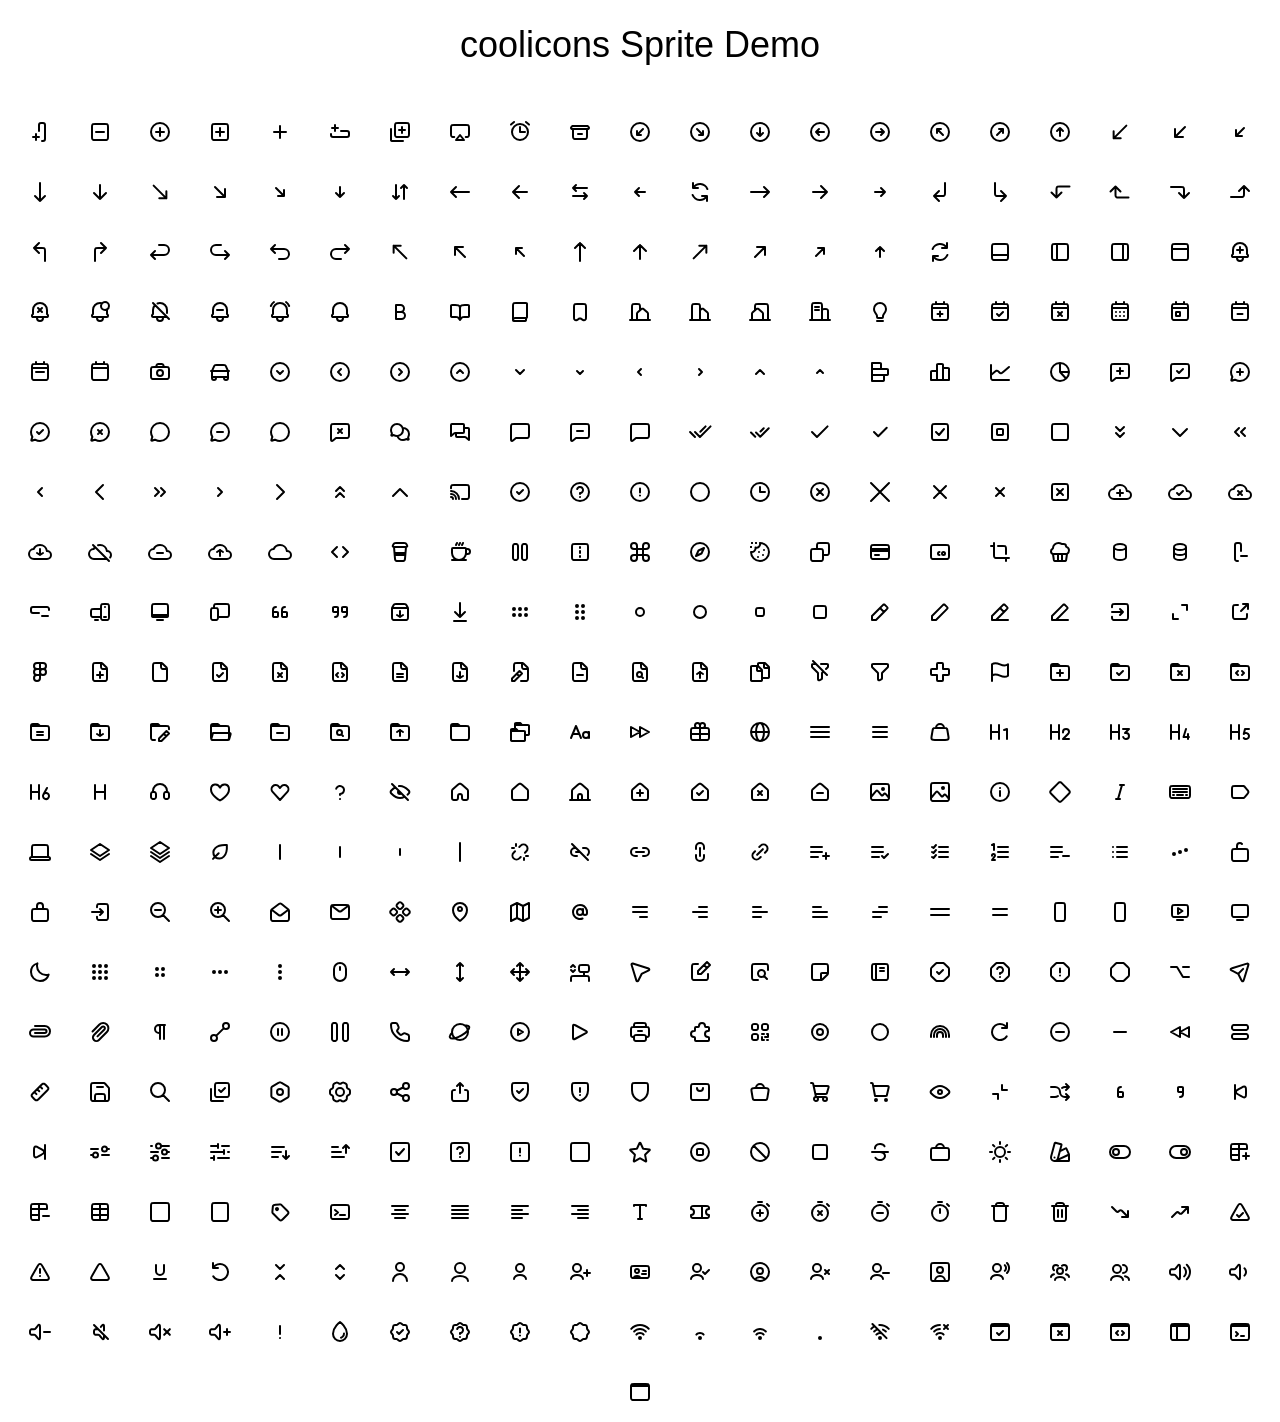
<file: assets/UI icons package/Sprite/coolicons-sprite_demo.html>
<!doctype>
  <html lang="en">
  <head>
    <title>coolicons Sprite</title>
    <meta name="viewport" content="width=device-width, initial-scale=1.0" />
    <meta charset="UTF-8" />
    <style>
      html { box-sizing: border-box }
      body {
        margin: 0;
        padding: 0;
        font-family: -apple-system,BlinkMacSystemFont,"Segoe UI","Roboto",
          "Oxygen","Ubuntu","Cantarell","Fira Sans",
          "Droid Sans","Helvetical Neue",sans-serif;
        font-size: 1.125rem;
        text-align: center
      }
      h1{
        font-weight: 100;
        margin-bottom: 1em
      }
      small { font-size: .34em }
      .ci { 
        width: 24px; 
        height: 24px;
        margin: 1em;
      }
    </style>
  </head>
    
  <body>
    <!-- SVG Sprite -->
    <svg width="0" height="0" class="hidden">
  <symbol fill="none" xmlns="http://www.w3.org/2000/svg" viewBox="0 0 24 24" id="Add_Column">
    <g id="Edit / Add_Column">
      <path id="Vector" d="M5 17H8M8 17H11M8 17V14M8 17V20M14 21H15C16.1046 21 17 20.1046 17 19V5C17 3.89543 16.1046 3 15 3H13C11.8954 3 11 3.89543 11 5V11" stroke="currentColor" stroke-width="2" stroke-linecap="round" stroke-linejoin="round"></path>
    </g>
  </symbol>
  <symbol fill="none" xmlns="http://www.w3.org/2000/svg" viewBox="0 0 24 24" id="Add_Minus_Square">
    <g id="Edit / Add_Minus_Square">
      <path id="Vector" d="M8 12H16M4 16.8002V7.2002C4 6.08009 4 5.51962 4.21799 5.0918C4.40973 4.71547 4.71547 4.40973 5.0918 4.21799C5.51962 4 6.08009 4 7.2002 4H16.8002C17.9203 4 18.4801 4 18.9079 4.21799C19.2842 4.40973 19.5905 4.71547 19.7822 5.0918C20.0002 5.51962 20.0002 6.07967 20.0002 7.19978V16.7998C20.0002 17.9199 20.0002 18.48 19.7822 18.9078C19.5905 19.2841 19.2842 19.5905 18.9079 19.7822C18.4805 20 17.9215 20 16.8036 20H7.19691C6.07899 20 5.5192 20 5.0918 19.7822C4.71547 19.5905 4.40973 19.2842 4.21799 18.9079C4 18.4801 4 17.9203 4 16.8002Z" stroke="currentColor" stroke-width="2" stroke-linecap="round" stroke-linejoin="round"></path>
    </g>
  </symbol>
  <symbol fill="none" xmlns="http://www.w3.org/2000/svg" viewBox="0 0 24 24" id="Add_Plus_Circle">
    <g id="Edit / Add_Plus_Circle">
      <path id="Vector" d="M8 12H12M12 12H16M12 12V16M12 12V8M12 21C7.02944 21 3 16.9706 3 12C3 7.02944 7.02944 3 12 3C16.9706 3 21 7.02944 21 12C21 16.9706 16.9706 21 12 21Z" stroke="currentColor" stroke-width="2" stroke-linecap="round" stroke-linejoin="round"></path>
    </g>
  </symbol>
  <symbol fill="none" xmlns="http://www.w3.org/2000/svg" viewBox="0 0 24 24" id="Add_Plus_Square">
    <g id="Edit / Add_Plus_Square">
      <path id="Vector" d="M8 12H12M12 12H16M12 12V16M12 12V8M4 16.8002V7.2002C4 6.08009 4 5.51962 4.21799 5.0918C4.40973 4.71547 4.71547 4.40973 5.0918 4.21799C5.51962 4 6.08009 4 7.2002 4H16.8002C17.9203 4 18.4801 4 18.9079 4.21799C19.2842 4.40973 19.5905 4.71547 19.7822 5.0918C20.0002 5.51962 20.0002 6.07967 20.0002 7.19978V16.7998C20.0002 17.9199 20.0002 18.48 19.7822 18.9078C19.5905 19.2841 19.2842 19.5905 18.9079 19.7822C18.4805 20 17.9215 20 16.8036 20H7.19691C6.07899 20 5.5192 20 5.0918 19.7822C4.71547 19.5905 4.40973 19.2842 4.21799 18.9079C4 18.4801 4 17.9203 4 16.8002Z" stroke="currentColor" stroke-width="2" stroke-linecap="round" stroke-linejoin="round"></path>
    </g>
  </symbol>
  <symbol fill="none" xmlns="http://www.w3.org/2000/svg" viewBox="0 0 24 24" id="Add_Plus">
    <g id="Edit / Add_Plus">
      <path id="Vector" d="M6 12H12M12 12H18M12 12V18M12 12V6" stroke="currentColor" stroke-width="2" stroke-linecap="round" stroke-linejoin="round"></path>
    </g>
  </symbol>
  <symbol fill="none" xmlns="http://www.w3.org/2000/svg" viewBox="0 0 24 24" id="Add_Row">
    <g id="Edit / Add_Row">
      <path id="Vector" d="M3 14V15C3 16.1046 3.89543 17 5 17L19 17C20.1046 17 21 16.1046 21 15L21 13C21 11.8954 20.1046 11 19 11H13M10 8H7M7 8H4M7 8V5M7 8V11" stroke="currentColor" stroke-width="2" stroke-linecap="round" stroke-linejoin="round"></path>
    </g>
  </symbol>
  <symbol fill="none" xmlns="http://www.w3.org/2000/svg" viewBox="0 0 24 24" id="Add_To_Queue">
    <g id="Edit / Add_To_Queue">
      <path id="Vector" d="M3 9V19.4C3 19.9601 3 20.2399 3.10899 20.4538C3.20487 20.642 3.35774 20.7952 3.5459 20.8911C3.7596 21 4.0395 21 4.59846 21H15.0001M14 13V10M14 10V7M14 10H11M14 10H17M7 13.8002V6.2002C7 5.08009 7 4.51962 7.21799 4.0918C7.40973 3.71547 7.71547 3.40973 8.0918 3.21799C8.51962 3 9.08009 3 10.2002 3H17.8002C18.9203 3 19.4801 3 19.9079 3.21799C20.2842 3.40973 20.5905 3.71547 20.7822 4.0918C21.0002 4.51962 21.0002 5.07969 21.0002 6.19978L21.0002 13.7998C21.0002 14.9199 21.0002 15.48 20.7822 15.9078C20.5905 16.2841 20.2842 16.5905 19.9079 16.7822C19.4805 17 18.9215 17 17.8036 17H10.1969C9.07899 17 8.5192 17 8.0918 16.7822C7.71547 16.5905 7.40973 16.2842 7.21799 15.9079C7 15.4801 7 14.9203 7 13.8002Z" stroke="currentColor" stroke-width="2" stroke-linecap="round" stroke-linejoin="round"></path>
    </g>
  </symbol>
  <symbol fill="none" xmlns="http://www.w3.org/2000/svg" viewBox="0 0 24 24" id="Airplay">
    <g id="Media / Airplay">
      <path id="Vector" d="M6.24957 17H6.19691C5.07858 17 4.5192 17 4.0918 16.7822C3.71547 16.5905 3.40973 16.2837 3.21799 15.9074C3 15.4796 3 14.9203 3 13.8002V8.2002C3 7.08009 3 6.51962 3.21799 6.0918C3.40973 5.71547 3.71547 5.40973 4.0918 5.21799C4.51962 5 5.08009 5 6.2002 5H17.8002C18.9203 5 19.4796 5 19.9074 5.21799C20.2837 5.40973 20.5905 5.71547 20.7822 6.0918C21 6.5192 21 7.07899 21 8.19691V13.8031C21 14.921 21 15.48 20.7822 15.9074C20.5905 16.2837 20.2841 16.5905 19.9077 16.7822C19.4803 17 18.921 17 17.8031 17H17.7529M16 20H8L12 15L16 20Z" stroke="currentColor" stroke-width="2" stroke-linecap="round" stroke-linejoin="round"></path>
    </g>
  </symbol>
  <symbol fill="none" xmlns="http://www.w3.org/2000/svg" viewBox="0 0 24 24" id="Alarm">
    <g id="Calendar / Alarm">
      <path id="Vector" d="M12 7V12H17M21.0036 4.57115L17.9395 2M6.06418 2L3 4.57115M12 20C7.58172 20 4 16.4183 4 12C4 7.58172 7.58172 4 12 4C16.4183 4 20 7.58172 20 12C20 16.4183 16.4183 20 12 20Z" stroke="currentColor" stroke-width="2" stroke-linecap="round" stroke-linejoin="round"></path>
    </g>
  </symbol>
  <symbol fill="none" xmlns="http://www.w3.org/2000/svg" viewBox="0 0 24 24" id="Archive">
    <g id="File / Archive">
      <path id="Vector" d="M6.60035 9H17.4003M6.60035 9C6.04029 9 5.75957 9 5.54566 9.10899C5.3575 9.20487 5.20463 9.35774 5.10875 9.5459C4.99976 9.75981 4.99976 10.04 4.99976 10.6001V15.8001C4.99976 16.9202 4.99976 17.4804 5.21775 17.9082C5.40949 18.2845 5.71523 18.5905 6.09156 18.7822C6.51896 19 7.07875 19 8.19667 19H15.8025C16.9204 19 17.4794 19 17.9068 18.7822C18.2831 18.5905 18.5902 18.2844 18.782 17.9081C18.9998 17.4807 18.9998 16.9216 18.9998 15.8037V10.591C18.9998 10.037 18.9998 9.75865 18.8914 9.5459C18.7955 9.35774 18.6419 9.20487 18.4538 9.10899C18.2398 9 17.9604 9 17.4003 9M6.60035 9H4.97507C4.12597 9 3.70168 9 3.4607 8.85156C3.13911 8.65347 2.95678 8.29079 2.98902 7.91447C3.0132 7.63223 3.26593 7.29089 3.77222 6.60739C3.91866 6.40971 3.99189 6.31084 4.08152 6.23535C4.20104 6.1347 4.34286 6.06322 4.49488 6.02709C4.60889 6 4.73126 6 4.9773 6H19.0217C19.2677 6 19.3904 6 19.5044 6.02709C19.6564 6.06322 19.7982 6.1347 19.9177 6.23535C20.0074 6.31084 20.0809 6.40924 20.2273 6.60693C20.7336 7.29042 20.9867 7.63218 21.0109 7.91442C21.0432 8.29074 20.8602 8.65347 20.5386 8.85156C20.2976 9 19.8723 9 19.0232 9H17.4003M9.99976 14H13.9998" stroke="currentColor" stroke-width="2" stroke-linecap="round" stroke-linejoin="round"></path>
    </g>
  </symbol>
  <symbol fill="none" xmlns="http://www.w3.org/2000/svg" viewBox="0 0 24 24" id="Arrow_Circle_Down_Left">
    <g id="Arrow / Arrow_Circle_Down_Left">
      <path id="Vector" d="M9 11V15M9 15H13M9 15L15 9M21 12C21 7.02944 16.9706 3 12 3C7.02944 3 3 7.02944 3 12C3 16.9706 7.02944 21 12 21C16.9706 21 21 16.9706 21 12Z" stroke="currentColor" stroke-width="2" stroke-linecap="round" stroke-linejoin="round"></path>
    </g>
  </symbol>
  <symbol fill="none" xmlns="http://www.w3.org/2000/svg" viewBox="0 0 24 24" id="Arrow_Circle_Down_Right">
    <g id="Arrow / Arrow_Circle_Down_Right">
      <path id="Vector" d="M11 15H15M15 15V11M15 15L9 9M21 12C21 7.02944 16.9706 3 12 3C7.02944 3 3 7.02944 3 12C3 16.9706 7.02944 21 12 21C16.9706 21 21 16.9706 21 12Z" stroke="currentColor" stroke-width="2" stroke-linecap="round" stroke-linejoin="round"></path>
    </g>
  </symbol>
  <symbol fill="none" xmlns="http://www.w3.org/2000/svg" viewBox="0 0 24 24" id="Arrow_Circle_Down">
    <g id="Arrow / Arrow_Circle_Down">
      <path id="Vector" d="M9 13L12 16M12 16L15 13M12 16V8M21 12C21 7.02944 16.9706 3 12 3C7.02944 3 3 7.02944 3 12C3 16.9706 7.02944 21 12 21C16.9706 21 21 16.9706 21 12Z" stroke="currentColor" stroke-width="2" stroke-linecap="round" stroke-linejoin="round"></path>
    </g>
  </symbol>
  <symbol fill="none" xmlns="http://www.w3.org/2000/svg" viewBox="0 0 24 24" id="Arrow_Circle_Left">
    <g id="Arrow / Arrow_Circle_Left">
      <path id="Vector" d="M11 9L8 12M8 12L11 15M8 12H16M21 12C21 7.02944 16.9706 3 12 3C7.02944 3 3 7.02944 3 12C3 16.9706 7.02944 21 12 21C16.9706 21 21 16.9706 21 12Z" stroke="currentColor" stroke-width="2" stroke-linecap="round" stroke-linejoin="round"></path>
    </g>
  </symbol>
  <symbol fill="none" xmlns="http://www.w3.org/2000/svg" viewBox="0 0 24 24" id="Arrow_Circle_Right">
    <g id="Arrow / Arrow_Circle_Right">
      <path id="Vector" d="M13 15L16 12M16 12L13 9M16 12H8M21 12C21 7.02944 16.9706 3 12 3C7.02944 3 3 7.02944 3 12C3 16.9706 7.02944 21 12 21C16.9706 21 21 16.9706 21 12Z" stroke="currentColor" stroke-width="2" stroke-linecap="round" stroke-linejoin="round"></path>
    </g>
  </symbol>
  <symbol fill="none" xmlns="http://www.w3.org/2000/svg" viewBox="0 0 24 24" id="Arrow_Circle_Up_Left">
    <g id="Arrow / Arrow_Circle_Up_Left">
      <path id="Vector" d="M13 9H9M9 9V13M9 9L15 15M21 12C21 7.02944 16.9706 3 12 3C7.02944 3 3 7.02944 3 12C3 16.9706 7.02944 21 12 21C16.9706 21 21 16.9706 21 12Z" stroke="currentColor" stroke-width="2" stroke-linecap="round" stroke-linejoin="round"></path>
    </g>
  </symbol>
  <symbol fill="none" xmlns="http://www.w3.org/2000/svg" viewBox="0 0 24 24" id="Arrow_Circle_Up_Right">
    <g id="Arrow / Arrow_Circle_Up_Right">
      <path id="Vector" d="M15 13V9M15 9H11M15 9L9 15M21 12C21 7.02944 16.9706 3 12 3C7.02944 3 3 7.02944 3 12C3 16.9706 7.02944 21 12 21C16.9706 21 21 16.9706 21 12Z" stroke="currentColor" stroke-width="2" stroke-linecap="round" stroke-linejoin="round"></path>
    </g>
  </symbol>
  <symbol fill="none" xmlns="http://www.w3.org/2000/svg" viewBox="0 0 24 24" id="Arrow_Circle_Up">
    <g id="Arrow / Arrow_Circle_Up">
      <path id="Vector" d="M15 11L12 8M12 8L9 11M12 8V16M21 12C21 7.02944 16.9706 3 12 3C7.02944 3 3 7.02944 3 12C3 16.9706 7.02944 21 12 21C16.9706 21 21 16.9706 21 12Z" stroke="currentColor" stroke-width="2" stroke-linecap="round" stroke-linejoin="round"></path>
    </g>
  </symbol>
  <symbol fill="none" xmlns="http://www.w3.org/2000/svg" viewBox="0 0 24 24" id="Arrow_Down_Left_LG">
    <g id="Arrow / Arrow_Down_Left_LG">
      <path id="Vector" d="M5.63574 18.3638L12.7068 18.3638M5.63574 18.3638V11.2925M5.63574 18.3638L18.3637 5.63574" stroke="currentColor" stroke-width="2" stroke-linecap="round" stroke-linejoin="round"></path>
    </g>
  </symbol>
  <symbol fill="none" xmlns="http://www.w3.org/2000/svg" viewBox="0 0 24 24" id="Arrow_Down_Left_MD">
    <g id="Arrow / Arrow_Down_Left_MD">
      <path id="Vector" d="M17 7L7 17M7 17H15M7 17V9" stroke="currentColor" stroke-width="2" stroke-linecap="round" stroke-linejoin="round"></path>
    </g>
  </symbol>
  <symbol fill="none" xmlns="http://www.w3.org/2000/svg" viewBox="0 0 24 24" id="Arrow_Down_Left_SM">
    <g id="Arrow / Arrow_Down_Left_SM">
      <path id="Vector" d="M16 8L8 16M8 16H14M8 16V10" stroke="currentColor" stroke-width="2" stroke-linecap="round" stroke-linejoin="round"></path>
    </g>
  </symbol>
  <symbol fill="none" xmlns="http://www.w3.org/2000/svg" viewBox="0 0 24 24" id="Arrow_Down_LG">
    <g id="Arrow / Arrow_Down_LG">
      <path id="Vector" d="M12 21L17 16M12 21L7 16M12 21V3" stroke="currentColor" stroke-width="2" stroke-linecap="round" stroke-linejoin="round"></path>
    </g>
  </symbol>
  <symbol fill="none" xmlns="http://www.w3.org/2000/svg" viewBox="0 0 24 24" id="Arrow_Down_MD">
    <g id="Arrow / Arrow_Down_MD">
      <path id="Vector" d="M12 5V19M12 19L18 13M12 19L6 13" stroke="currentColor" stroke-width="2" stroke-linecap="round" stroke-linejoin="round"></path>
    </g>
  </symbol>
  <symbol fill="none" xmlns="http://www.w3.org/2000/svg" viewBox="0 0 24 24" id="Arrow_Down_Right_LG">
    <g id="Arrow / Arrow_Down_Right_LG">
      <path id="Vector" d="M18.3637 18.364L18.3633 11.293M18.3637 18.364L11.293 18.3645M18.3637 18.364L5.63574 5.63623" stroke="currentColor" stroke-width="2" stroke-linecap="round" stroke-linejoin="round"></path>
    </g>
  </symbol>
  <symbol fill="none" xmlns="http://www.w3.org/2000/svg" viewBox="0 0 24 24" id="Arrow_Down_Right_MD">
    <g id="Arrow / Arrow_Down_Right_MD">
      <path id="Vector" d="M7 7L17 17M17 17V9M17 17H9" stroke="currentColor" stroke-width="2" stroke-linecap="round" stroke-linejoin="round"></path>
    </g>
  </symbol>
  <symbol fill="none" xmlns="http://www.w3.org/2000/svg" viewBox="0 0 24 24" id="Arrow_Down_Right_SM">
    <g id="Arrow / Arrow_Down_Right_SM">
      <path id="Vector" d="M8 8L16 16M16 16V10M16 16H10" stroke="currentColor" stroke-width="2" stroke-linecap="round" stroke-linejoin="round"></path>
    </g>
  </symbol>
  <symbol fill="none" xmlns="http://www.w3.org/2000/svg" viewBox="0 0 24 24" id="Arrow_Down_SM">
    <g id="Arrow / Arrow_Down_SM">
      <path id="Vector" d="M12 7V17M12 17L16 13M12 17L8 13" stroke="currentColor" stroke-width="2" stroke-linecap="round" stroke-linejoin="round"></path>
    </g>
  </symbol>
  <symbol fill="none" xmlns="http://www.w3.org/2000/svg" viewBox="0 0 24 24" id="Arrow_Down_Up">
    <g id="Arrow / Arrow_Down_Up">
      <path id="Vector" d="M11 16L8 19M8 19L5 16M8 19V5M13 8L16 5M16 5L19 8M16 5V19" stroke="currentColor" stroke-width="2" stroke-linecap="round" stroke-linejoin="round"></path>
    </g>
  </symbol>
  <symbol fill="none" xmlns="http://www.w3.org/2000/svg" viewBox="0 0 24 24" id="Arrow_Left_LG">
    <g id="Arrow / Arrow_Left_LG">
      <path id="Vector" d="M3 12L8 17M3 12L8 7M3 12H21" stroke="currentColor" stroke-width="2" stroke-linecap="round" stroke-linejoin="round"></path>
    </g>
  </symbol>
  <symbol fill="none" xmlns="http://www.w3.org/2000/svg" viewBox="0 0 24 24" id="Arrow_Left_MD">
    <g id="Arrow / Arrow_Left_MD">
      <path id="Vector" d="M19 12H5M5 12L11 18M5 12L11 6" stroke="currentColor" stroke-width="2" stroke-linecap="round" stroke-linejoin="round"></path>
    </g>
  </symbol>
  <symbol fill="none" xmlns="http://www.w3.org/2000/svg" viewBox="0 0 24 24" id="Arrow_Left_Right">
    <g id="Arrow / Arrow_Left_Right">
      <path id="Vector" d="M16 13L19 16M19 16L16 19M19 16H5M8 11L5 8M5 8L8 5M5 8H19" stroke="currentColor" stroke-width="2" stroke-linecap="round" stroke-linejoin="round"></path>
    </g>
  </symbol>
  <symbol fill="none" xmlns="http://www.w3.org/2000/svg" viewBox="0 0 24 24" id="Arrow_Left_SM">
    <g id="Arrow / Arrow_Left_SM">
      <path id="Vector" d="M17 12H7M7 12L11 16M7 12L11 8" stroke="currentColor" stroke-width="2" stroke-linecap="round" stroke-linejoin="round"></path>
    </g>
  </symbol>
  <symbol fill="none" xmlns="http://www.w3.org/2000/svg" viewBox="0 0 24 24" id="Arrow_Reload_02">
    <g id="Arrow / Arrow_Reload_02">
      <path id="Vector" d="M14 16H19V21M10 8H5V3M19.4176 9.0034C18.8569 7.61566 17.9181 6.41304 16.708 5.53223C15.4979 4.65141 14.0652 4.12752 12.5723 4.02051C11.0794 3.9135 9.58606 4.2274 8.2627 4.92661C6.93933 5.62582 5.83882 6.68254 5.08594 7.97612M4.58203 14.9971C5.14272 16.3848 6.08146 17.5874 7.29157 18.4682C8.50169 19.3491 9.93588 19.8723 11.4288 19.9793C12.9217 20.0863 14.4138 19.7725 15.7371 19.0732C17.0605 18.374 18.1603 17.3175 18.9131 16.0239" stroke="currentColor" stroke-width="2" stroke-linecap="round" stroke-linejoin="round"></path>
    </g>
  </symbol>
  <symbol fill="none" xmlns="http://www.w3.org/2000/svg" viewBox="0 0 24 24" id="Arrow_Right_LG">
    <g id="Arrow / Arrow_Right_LG">
      <path id="Vector" d="M21 12L16 7M21 12L16 17M21 12H3" stroke="currentColor" stroke-width="2" stroke-linecap="round" stroke-linejoin="round"></path>
    </g>
  </symbol>
  <symbol fill="none" xmlns="http://www.w3.org/2000/svg" viewBox="0 0 24 24" id="Arrow_Right_MD">
    <g id="Arrow / Arrow_Right_MD">
      <path id="Vector" d="M5 12H19M19 12L13 6M19 12L13 18" stroke="currentColor" stroke-width="2" stroke-linecap="round" stroke-linejoin="round"></path>
    </g>
  </symbol>
  <symbol fill="none" xmlns="http://www.w3.org/2000/svg" viewBox="0 0 24 24" id="Arrow_Right_SM">
    <g id="Arrow / Arrow_Right_SM">
      <path id="Vector" d="M7 12H17M17 12L13 8M17 12L13 16" stroke="currentColor" stroke-width="2" stroke-linecap="round" stroke-linejoin="round"></path>
    </g>
  </symbol>
  <symbol fill="none" xmlns="http://www.w3.org/2000/svg" viewBox="0 0 24 24" id="Arrow_Sub_Down_Left">
    <g id="Arrow / Arrow_Sub_Down_Left">
      <path id="Vector" d="M11 11L6 16M6 16L11 21M6 16H13.8031C14.921 16 15.4802 16 15.9076 15.7822C16.2839 15.5905 16.5905 15.2839 16.7822 14.9076C17 14.4802 17 13.921 17 12.8031V3" stroke="currentColor" stroke-width="2" stroke-linecap="round" stroke-linejoin="round"></path>
    </g>
  </symbol>
  <symbol fill="none" xmlns="http://www.w3.org/2000/svg" viewBox="0 0 24 24" id="Arrow_Sub_Down_Right">
    <g id="Arrow / Arrow_Sub_Down_Right">
      <path id="Vector" d="M13 11L18 16M18 16L13 21M18 16H10.1969C9.07899 16 8.5192 16 8.0918 15.7822C7.71547 15.5905 7.40973 15.2839 7.21799 14.9076C7 14.4798 7 13.9201 7 12.8V3" stroke="currentColor" stroke-width="2" stroke-linecap="round" stroke-linejoin="round"></path>
    </g>
  </symbol>
  <symbol fill="none" xmlns="http://www.w3.org/2000/svg" viewBox="0 0 24 24" id="Arrow_Sub_Left_Down">
    <g id="Arrow / Arrow_Sub_Left_Down">
      <path id="Vector" d="M13.5 12.5L8.5 17.5M8.5 17.5L3.5 12.5M8.5 17.5V9.7002C8.5 8.58009 8.5 8.01962 8.71799 7.5918C8.90973 7.21547 9.21547 6.90973 9.5918 6.71799C10.0196 6.5 10.5801 6.5 11.7002 6.5H21.5002" stroke="currentColor" stroke-width="2" stroke-linecap="round" stroke-linejoin="round"></path>
    </g>
  </symbol>
  <symbol fill="none" xmlns="http://www.w3.org/2000/svg" viewBox="0 0 24 24" id="Arrow_Sub_Left_Up">
    <g id="Arrow / Arrow_Sub_Left_Up">
      <path id="Vector" d="M12.5 11.5L7.5 6.5M7.5 6.5L2.5 11.5M7.5 6.5V14.3C7.5 15.4201 7.5 15.9798 7.71799 16.4076C7.90973 16.7839 8.21547 17.0905 8.5918 17.2822C9.0192 17.5 9.57899 17.5 10.6969 17.5H20.5002" stroke="currentColor" stroke-width="2" stroke-linecap="round" stroke-linejoin="round"></path>
    </g>
  </symbol>
  <symbol fill="none" xmlns="http://www.w3.org/2000/svg" viewBox="0 0 24 24" id="Arrow_Sub_Right_Down">
    <g id="Arrow / Arrow_Sub_Right_Down">
      <path id="Vector" d="M11 13L16 18M16 18L21 13M16 18V10.1969C16 9.07899 16 8.5192 15.7822 8.0918C15.5905 7.71547 15.2839 7.40973 14.9076 7.21799C14.4798 7 13.9201 7 12.8 7H3" stroke="currentColor" stroke-width="2" stroke-linecap="round" stroke-linejoin="round"></path>
    </g>
  </symbol>
  <symbol fill="none" xmlns="http://www.w3.org/2000/svg" viewBox="0 0 24 24" id="Arrow_Sub_Right_Up">
    <g id="Arrow / Arrow_Sub_Right_Up">
      <path id="Vector" d="M11 11L16 6M16 6L21 11M16 6V13.8031C16 14.921 16 15.4802 15.7822 15.9076C15.5905 16.2839 15.2839 16.5905 14.9076 16.7822C14.4802 17 13.921 17 12.8031 17H3" stroke="currentColor" stroke-width="2" stroke-linecap="round" stroke-linejoin="round"></path>
    </g>
  </symbol>
  <symbol fill="none" xmlns="http://www.w3.org/2000/svg" viewBox="0 0 24 24" id="Arrow_Sub_Up_Left">
    <g id="Arrow / Arrow_Sub_Up_Left">
      <path id="Vector" d="M11 13L6 8M6 8L11 3M6 8H13.8C14.9201 8 15.4798 8 15.9076 8.21799C16.2839 8.40973 16.5905 8.71547 16.7822 9.0918C17 9.5192 17 10.079 17 11.1969V21.0002" stroke="currentColor" stroke-width="2" stroke-linecap="round" stroke-linejoin="round"></path>
    </g>
  </symbol>
  <symbol fill="none" xmlns="http://www.w3.org/2000/svg" viewBox="0 0 24 24" id="Arrow_Sub_Up_Right">
    <g id="Arrow / Arrow_Sub_Up_Right">
      <path id="Vector" d="M13 13L18 8M18 8L13 3M18 8H10.2002C9.08009 8 8.51962 8 8.0918 8.21799C7.71547 8.40973 7.40973 8.71547 7.21799 9.0918C7 9.51962 7 10.0801 7 11.2002V21.0002" stroke="currentColor" stroke-width="2" stroke-linecap="round" stroke-linejoin="round"></path>
    </g>
  </symbol>
  <symbol fill="none" xmlns="http://www.w3.org/2000/svg" viewBox="0 0 24 24" id="Arrow_Undo_Down_Left">
    <g id="Arrow / Arrow_Undo_Down_Left">
      <path id="Vector" d="M7 11L3 15M3 15L7 19M3 15H16C18.7614 15 21 12.7614 21 10C21 7.23858 18.7614 5 16 5H11" stroke="currentColor" stroke-width="2" stroke-linecap="round" stroke-linejoin="round"></path>
    </g>
  </symbol>
  <symbol fill="none" xmlns="http://www.w3.org/2000/svg" viewBox="0 0 24 24" id="Arrow_Undo_Down_Right">
    <g id="Arrow / Arrow_Undo_Down_Right">
      <path id="Vector" d="M17 11L21 15M21 15L17 19M21 15H8C5.23858 15 3 12.7614 3 10C3 7.23858 5.23858 5 8 5H13" stroke="currentColor" stroke-width="2" stroke-linecap="round" stroke-linejoin="round"></path>
    </g>
  </symbol>
  <symbol fill="none" xmlns="http://www.w3.org/2000/svg" viewBox="0 0 24 24" id="Arrow_Undo_Up_Left">
    <g id="Arrow / Arrow_Undo_Up_Left">
      <path id="Vector" d="M7 13L3 9M3 9L7 5M3 9H16C18.7614 9 21 11.2386 21 14C21 16.7614 18.7614 19 16 19H11" stroke="currentColor" stroke-width="2" stroke-linecap="round" stroke-linejoin="round"></path>
    </g>
  </symbol>
  <symbol fill="none" xmlns="http://www.w3.org/2000/svg" viewBox="0 0 24 24" id="Arrow_Undo_Up_Right">
    <g id="Arrow / Arrow_Undo_Up_Right">
      <path id="Vector" d="M17 13L21 9M21 9L17 5M21 9H8C5.23858 9 3 11.2386 3 14C3 16.7614 5.23858 19 8 19H13" stroke="currentColor" stroke-width="2" stroke-linecap="round" stroke-linejoin="round"></path>
    </g>
  </symbol>
  <symbol fill="none" xmlns="http://www.w3.org/2000/svg" viewBox="0 0 24 24" id="Arrow_Up_Left_LG">
    <g id="Arrow / Arrow_Up_Left_LG">
      <path id="Vector" d="M5.63574 5.63574V12.7068M5.63574 5.63574H12.7068M5.63574 5.63574L18.3637 18.3637" stroke="currentColor" stroke-width="2" stroke-linecap="round" stroke-linejoin="round"></path>
    </g>
  </symbol>
  <symbol fill="none" xmlns="http://www.w3.org/2000/svg" viewBox="0 0 24 24" id="Arrow_Up_Left_MD">
    <g id="Arrow / Arrow_Up_Left_MD">
      <path id="Vector" d="M17 17L7 7M7 7V15M7 7H15" stroke="currentColor" stroke-width="2" stroke-linecap="round" stroke-linejoin="round"></path>
    </g>
  </symbol>
  <symbol fill="none" xmlns="http://www.w3.org/2000/svg" viewBox="0 0 24 24" id="Arrow_Up_Left_SM">
    <g id="Arrow / Arrow_Up_Left_SM">
      <path id="Vector" d="M16 16L8 8M8 8V14M8 8H14" stroke="currentColor" stroke-width="2" stroke-linecap="round" stroke-linejoin="round"></path>
    </g>
  </symbol>
  <symbol fill="none" xmlns="http://www.w3.org/2000/svg" viewBox="0 0 24 24" id="Arrow_Up_LG">
    <g id="Arrow / Arrow_Up_LG">
      <path id="Vector" d="M12 3L7 8M12 3L17 8M12 3V21" stroke="currentColor" stroke-width="2" stroke-linecap="round" stroke-linejoin="round"></path>
    </g>
  </symbol>
  <symbol fill="none" xmlns="http://www.w3.org/2000/svg" viewBox="0 0 24 24" id="Arrow_Up_MD">
    <g id="Arrow / Arrow_Up_MD">
      <path id="Vector" d="M12 19V5M12 5L6 11M12 5L18 11" stroke="currentColor" stroke-width="2" stroke-linecap="round" stroke-linejoin="round"></path>
    </g>
  </symbol>
  <symbol fill="none" xmlns="http://www.w3.org/2000/svg" viewBox="0 0 24 24" id="Arrow_Up_Right_LG">
    <g id="Arrow / Arrow_Up_Right_LG">
      <path id="Vector" d="M18.3646 5.63623H11.2939M18.3646 5.63623L18.3643 12.7073M18.3646 5.63623L5.63672 18.3642" stroke="currentColor" stroke-width="2" stroke-linecap="round" stroke-linejoin="round"></path>
    </g>
  </symbol>
  <symbol fill="none" xmlns="http://www.w3.org/2000/svg" viewBox="0 0 24 24" id="Arrow_Up_Right_MD">
    <g id="Arrow / Arrow_Up_Right_MD">
      <path id="Vector" d="M7 17L17 7M17 7H9M17 7V15" stroke="currentColor" stroke-width="2" stroke-linecap="round" stroke-linejoin="round"></path>
    </g>
  </symbol>
  <symbol fill="none" xmlns="http://www.w3.org/2000/svg" viewBox="0 0 24 24" id="Arrow_Up_Right_SM">
    <g id="Arrow / Arrow_Up_Right_SM">
      <path id="Vector" d="M8 16L16 8M16 8H10M16 8V14" stroke="currentColor" stroke-width="2" stroke-linecap="round" stroke-linejoin="round"></path>
    </g>
  </symbol>
  <symbol fill="none" xmlns="http://www.w3.org/2000/svg" viewBox="0 0 24 24" id="Arrow_Up_SM">
    <g id="Arrow / Arrow_Up_SM">
      <path id="Vector" d="M12 17V7M12 7L8 11M12 7L16 11" stroke="currentColor" stroke-width="2" stroke-linecap="round" stroke-linejoin="round"></path>
    </g>
  </symbol>
  <symbol fill="none" xmlns="http://www.w3.org/2000/svg" viewBox="0 0 24 24" id="Arrows_Reload_01">
    <g id="Arrow / Arrows_Reload_01">
      <path id="Vector" d="M10 16H5V21M14 8H19V3M4.58301 9.0034C5.14369 7.61566 6.08244 6.41304 7.29255 5.53223C8.50266 4.65141 9.93686 4.12752 11.4298 4.02051C12.9227 3.9135 14.4147 4.2274 15.7381 4.92661C17.0615 5.62582 18.1612 6.68254 18.9141 7.97612M19.4176 14.9971C18.8569 16.3848 17.9181 17.5874 16.708 18.4682C15.4979 19.3491 14.0652 19.8723 12.5723 19.9793C11.0794 20.0863 9.58606 19.7725 8.2627 19.0732C6.93933 18.374 5.83882 17.3175 5.08594 16.0239" stroke="currentColor" stroke-width="2" stroke-linecap="round" stroke-linejoin="round"></path>
    </g>
  </symbol>
  <symbol fill="none" xmlns="http://www.w3.org/2000/svg" viewBox="0 0 24 24" id="Bar_Bottom">
    <g id="System / Bar_Bottom">
      <path id="Vector" d="M20 15H4M20 15V7.19691C20 6.07899 20 5.5192 19.7822 5.0918C19.5905 4.71547 19.2837 4.40973 18.9074 4.21799C18.4796 4 17.9203 4 16.8002 4H7.2002C6.08009 4 5.51962 4 5.0918 4.21799C4.71547 4.40973 4.40973 4.71547 4.21799 5.0918C4 5.51962 4 6.08009 4 7.2002V15M20 15V16.8031C20 17.921 20 18.48 19.7822 18.9074C19.5905 19.2837 19.2837 19.5905 18.9074 19.7822C18.48 20 17.921 20 16.8031 20H7.19691C6.07899 20 5.5192 20 5.0918 19.7822C4.71547 19.5905 4.40973 19.2837 4.21799 18.9074C4 18.4796 4 17.9203 4 16.8002V15" stroke="currentColor" stroke-width="2" stroke-linecap="round" stroke-linejoin="round"></path>
    </g>
  </symbol>
  <symbol fill="none" xmlns="http://www.w3.org/2000/svg" viewBox="0 0 24 24" id="Bar_Left">
    <g id="System / Bar_Left">
      <path id="Vector" d="M9 20V4M9 20H16.8031C17.921 20 18.48 20 18.9074 19.7822C19.2837 19.5905 19.5905 19.2837 19.7822 18.9074C20 18.48 20 17.921 20 16.8031V7.19691C20 6.07899 20 5.5192 19.7822 5.0918C19.5905 4.71547 19.2837 4.40973 18.9074 4.21799C18.4796 4 17.9203 4 16.8002 4H9M9 20H7.19692C6.07901 20 5.5192 20 5.0918 19.7822C4.71547 19.5905 4.40973 19.2837 4.21799 18.9074C4 18.4796 4 17.9203 4 16.8002V7.2002C4 6.08009 4 5.51962 4.21799 5.0918C4.40973 4.71547 4.71547 4.40973 5.0918 4.21799C5.51962 4 6.08009 4 7.2002 4H9" stroke="currentColor" stroke-width="2" stroke-linecap="round" stroke-linejoin="round"></path>
    </g>
  </symbol>
  <symbol fill="none" xmlns="http://www.w3.org/2000/svg" viewBox="0 0 24 24" id="Bar_Right">
    <g id="System / Bar_Right">
      <path id="Vector" d="M15 4L15 20M15 4H7.2002C6.08009 4 5.51962 4 5.0918 4.21799C4.71547 4.40973 4.40973 4.71547 4.21799 5.0918C4 5.51962 4 6.08009 4 7.2002V16.8002C4 17.9203 4 18.4796 4.21799 18.9074C4.40973 19.2837 4.71547 19.5905 5.0918 19.7822C5.51921 20 6.07901 20 7.19694 20L15 20M15 4H16.8002C17.9203 4 18.4796 4 18.9074 4.21799C19.2837 4.40973 19.5905 4.71547 19.7822 5.0918C20 5.5192 20 6.079 20 7.19691L20 16.8031C20 17.921 20 18.48 19.7822 18.9074C19.5905 19.2837 19.2837 19.5905 18.9074 19.7822C18.48 20 17.921 20 16.8031 20H15" stroke="currentColor" stroke-width="2" stroke-linecap="round" stroke-linejoin="round"></path>
    </g>
  </symbol>
  <symbol fill="none" xmlns="http://www.w3.org/2000/svg" viewBox="0 0 24 24" id="Bar_Top">
    <g id="System / Bar_Top">
      <path id="Vector" d="M4 9H20M4 9V16.8002C4 17.9203 4 18.4796 4.21799 18.9074C4.40973 19.2837 4.71547 19.5905 5.0918 19.7822C5.5192 20 6.07901 20 7.19692 20H16.8031C17.921 20 18.48 20 18.9074 19.7822C19.2837 19.5905 19.5905 19.2837 19.7822 18.9074C20 18.48 20 17.921 20 16.8031V9M4 9V7.2002C4 6.08009 4 5.51962 4.21799 5.0918C4.40973 4.71547 4.71547 4.40973 5.0918 4.21799C5.51962 4 6.08009 4 7.2002 4H16.8002C17.9203 4 18.4796 4 18.9074 4.21799C19.2837 4.40973 19.5905 4.71547 19.7822 5.0918C20 5.5192 20 6.07899 20 7.19691V9" stroke="currentColor" stroke-width="2" stroke-linecap="round" stroke-linejoin="round"></path>
    </g>
  </symbol>
  <symbol fill="none" xmlns="http://www.w3.org/2000/svg" viewBox="0 0 24 24" id="Bell_Add">
    <g id="Communication / Bell_Add">
      <path id="Vector" d="M15 17V18C15 19.6569 13.6569 21 12 21C10.3431 21 9 19.6569 9 18V17M15 17H9M15 17H18.5905C18.973 17 19.1652 17 19.3201 16.9478C19.616 16.848 19.8475 16.6156 19.9473 16.3198C19.9997 16.1643 19.9997 15.9715 19.9997 15.5859C19.9997 15.4172 19.9995 15.3329 19.9863 15.2524C19.9614 15.1004 19.9024 14.9563 19.8126 14.8312C19.7651 14.7651 19.7048 14.7048 19.5858 14.5858L19.1963 14.1963C19.0706 14.0706 19 13.9001 19 13.7224V10C19 6.134 15.866 2.99999 12 3C8.13401 3.00001 5 6.13401 5 10V13.7224C5 13.9002 4.92924 14.0706 4.80357 14.1963L4.41406 14.5858C4.29476 14.7051 4.23504 14.765 4.1875 14.8312C4.09766 14.9564 4.03815 15.1004 4.0132 15.2524C4 15.3329 4 15.4172 4 15.586C4 15.9715 4 16.1642 4.05245 16.3197C4.15225 16.6156 4.3848 16.848 4.68066 16.9478C4.83556 17 5.02701 17 5.40956 17H9M12 13V10M12 10V7M12 10H9M12 10H15" stroke="currentColor" stroke-width="2" stroke-linecap="round" stroke-linejoin="round"></path>
    </g>
  </symbol>
  <symbol fill="none" xmlns="http://www.w3.org/2000/svg" viewBox="0 0 24 24" id="Bell_Close">
    <g id="Communication / Bell_Close">
      <path id="Vector" d="M15 17V18C15 19.6569 13.6569 21 12 21C10.3431 21 9 19.6569 9 18V17M15 17H9M15 17H18.59C18.9725 17 19.1647 17 19.3196 16.9478C19.6155 16.848 19.848 16.6156 19.9478 16.3198C20.0002 16.1643 20.0002 15.9715 20.0002 15.5859C20.0002 15.4172 20 15.3329 19.9868 15.2524C19.9619 15.1004 19.9024 14.9563 19.8126 14.8312C19.7651 14.7651 19.7048 14.7048 19.5858 14.5858L19.1963 14.1963C19.0706 14.0706 19 13.9001 19 13.7224V10C19 6.134 15.866 2.99999 12 3C8.13401 3.00001 5 6.13401 5 10V13.7224C5 13.9002 4.92924 14.0706 4.80357 14.1963L4.41406 14.5858C4.29476 14.7051 4.23504 14.765 4.1875 14.8312C4.09766 14.9564 4.03815 15.1004 4.0132 15.2524C4 15.3329 4 15.4172 4 15.586C4 15.9715 4 16.1642 4.05245 16.3197C4.15225 16.6156 4.38431 16.848 4.68018 16.9478C4.83507 17 5.02701 17 5.40956 17H9M10 12L12 9.99998M12 9.99998L14 8M12 9.99998L10 8M12 9.99998L14 12" stroke="currentColor" stroke-width="2" stroke-linecap="round" stroke-linejoin="round"></path>
    </g>
  </symbol>
  <symbol fill="none" xmlns="http://www.w3.org/2000/svg" viewBox="0 0 24 24" id="Bell_Notification">
    <g id="Communication / Bell_Notification">
      <path id="Vector" d="M15 17V18C15 19.6569 13.6569 21 12 21C10.3431 21 9 19.6569 9 18V17.0001M15 17L9 17.0001M15 17H19C19.5523 17 20 16.5523 20 16V15.4141C20 15.1489 19.8945 14.8946 19.707 14.707L19.1963 14.1963C19.0706 14.0706 19 13.9 19 13.7222V10C19 9.82357 18.9936 9.64855 18.9805 9.4761M9 17.0001L5 17.0001C4.44772 17.0001 4 16.5521 4 15.9998V15.4141C4 15.1489 4.10544 14.8949 4.29297 14.7073L4.80371 14.1958C4.92939 14.0701 5 13.9002 5 13.7224V9.99998C5 6.13401 8.134 3 12 3C12.7116 3 13.3984 3.10618 14.0454 3.30357M18.9805 9.4761C20.1868 8.7873 21 7.48861 21 6C21 3.79086 19.2091 2 17 2C15.8298 2 14.7769 2.50253 14.0454 3.30357M18.9805 9.4761C18.3966 9.80949 17.7205 10 17 10C14.7909 10 13 8.20914 13 6C13 4.9611 13.3961 4.0147 14.0454 3.30357M18.9805 9.4761C18.9805 9.47609 18.9805 9.4761 18.9805 9.4761ZM14.0454 3.30357C14.0459 3.30371 14.0464 3.30385 14.0468 3.304" stroke="currentColor" stroke-width="2" stroke-linecap="round" stroke-linejoin="round"></path>
    </g>
  </symbol>
  <symbol fill="none" xmlns="http://www.w3.org/2000/svg" viewBox="0 0 24 24" id="Bell_Off">
    <g id="Communication / Bell_Off">
      <path id="Vector" d="M9 17V18C9 19.6569 10.3431 21 12 21C13.6569 21 15 19.6569 15 18V17M9 17L15 17M9 17L5.00022 17.0002C4.48738 17.0002 4.06449 16.6141 4.00673 16.1168L4 15.9998V15.4141C4 15.1489 4.10544 14.8949 4.29297 14.7073L4.80371 14.1963C4.92939 14.0706 5 13.9003 5 13.7225V9.99986C5 8.15821 5.7112 6.48267 6.87393 5.23291M15 17L18.9999 17M5 3L21 19M18.9995 12.999L19.0004 10C19.0004 6.13402 15.8665 3 12.0005 3L11.7598 3.00406C10.9548 3.03125 10.1845 3.19404 9.4707 3.47081" stroke="currentColor" stroke-width="2" stroke-linecap="round" stroke-linejoin="round"></path>
    </g>
  </symbol>
  <symbol fill="none" xmlns="http://www.w3.org/2000/svg" viewBox="0 0 24 24" id="Bell_Remove">
    <g id="Communication / Bell_Remove">
      <path id="Vector" d="M15 17V18C15 19.6569 13.6569 21 12 21C10.3431 21 9 19.6569 9 18V17M15 17H9M15 17H18.5905C18.973 17 19.1652 17 19.3201 16.9478C19.616 16.848 19.8475 16.6156 19.9473 16.3198C19.9997 16.1643 19.9997 15.9715 19.9997 15.5859C19.9997 15.4172 19.9995 15.3329 19.9863 15.2524C19.9614 15.1004 19.9024 14.9563 19.8126 14.8312C19.7651 14.7651 19.7048 14.7048 19.5858 14.5858L19.1963 14.1963C19.0706 14.0706 19 13.9001 19 13.7224V10C19 6.134 15.866 2.99999 12 3C8.13401 3.00001 5 6.13401 5 10V13.7224C5 13.9002 4.92924 14.0706 4.80357 14.1963L4.41406 14.5858C4.29476 14.7051 4.23504 14.765 4.1875 14.8312C4.09766 14.9564 4.03815 15.1004 4.0132 15.2524C4 15.3329 4 15.4172 4 15.586C4 15.9715 4 16.1642 4.05245 16.3197C4.15225 16.6156 4.3848 16.848 4.68066 16.9478C4.83556 17 5.02701 17 5.40956 17H9M9 10H15" stroke="currentColor" stroke-width="2" stroke-linecap="round" stroke-linejoin="round"></path>
    </g>
  </symbol>
  <symbol fill="none" xmlns="http://www.w3.org/2000/svg" viewBox="0 0 24 24" id="Bell_Ring">
    <g id="Communication / Bell_Ring">
      <path id="Vector" d="M15 17V18C15 19.6569 13.6569 21 12 21C10.3431 21 9 19.6569 9 18V17M15 17H9M15 17H18.5905C18.973 17 19.1652 17 19.3201 16.9478C19.616 16.848 19.8475 16.6156 19.9473 16.3198C19.9997 16.1643 19.9997 15.9715 19.9997 15.5859C19.9997 15.4172 19.9995 15.3329 19.9863 15.2524C19.9614 15.1004 19.9024 14.9563 19.8126 14.8312C19.7651 14.7651 19.7047 14.7048 19.5858 14.5858L19.1963 14.1963C19.0706 14.0706 19 13.9001 19 13.7224V10C19 6.134 15.866 2.99999 12 3C8.13401 3.00001 5 6.13401 5 10V13.7224C5 13.9002 4.92924 14.0706 4.80357 14.1963L4.41406 14.5858C4.29477 14.7051 4.23504 14.765 4.1875 14.8312C4.09766 14.9564 4.03815 15.1004 4.0132 15.2524C4 15.3329 4 15.4172 4 15.586C4 15.9715 4 16.1642 4.05245 16.3197C4.15225 16.6156 4.3848 16.848 4.68066 16.9478C4.83556 17 5.02701 17 5.40956 17H9M18.0186 2.01367C19.3978 3.05299 20.4843 4.43177 21.1724 6.01574M5.98197 2.01367C4.60275 3.05299 3.5162 4.43177 2.82812 6.01574" stroke="currentColor" stroke-width="2" stroke-linecap="round" stroke-linejoin="round"></path>
    </g>
  </symbol>
  <symbol fill="none" xmlns="http://www.w3.org/2000/svg" viewBox="0 0 24 24" id="Bell">
    <g id="Communication / Bell">
      <path id="Vector" d="M15 17V18C15 19.6569 13.6569 21 12 21C10.3431 21 9 19.6569 9 18V17M15 17H9M15 17H18.5905C18.973 17 19.1652 17 19.3201 16.9478C19.616 16.848 19.8475 16.6156 19.9473 16.3198C19.9997 16.1643 19.9997 15.9715 19.9997 15.5859C19.9997 15.4172 19.9995 15.3329 19.9863 15.2524C19.9614 15.1004 19.9024 14.9563 19.8126 14.8312C19.7651 14.7651 19.7048 14.7048 19.5858 14.5858L19.1963 14.1963C19.0706 14.0706 19 13.9001 19 13.7224V10C19 6.134 15.866 2.99999 12 3C8.13401 3.00001 5 6.13401 5 10V13.7224C5 13.9002 4.92924 14.0706 4.80357 14.1963L4.41406 14.5858C4.29476 14.7051 4.23504 14.765 4.1875 14.8312C4.09766 14.9564 4.03815 15.1004 4.0132 15.2524C4 15.3329 4 15.4172 4 15.586C4 15.9715 4 16.1642 4.05245 16.3197C4.15225 16.6156 4.3848 16.848 4.68066 16.9478C4.83556 17 5.02701 17 5.40956 17H9" stroke="currentColor" stroke-width="2" stroke-linecap="round" stroke-linejoin="round"></path>
    </g>
  </symbol>
  <symbol fill="none" xmlns="http://www.w3.org/2000/svg" viewBox="0 0 24 24" id="Bold">
    <g id="Edit / Bold">
      <path id="Vector" d="M8 12H12.5M8 12V5H12.5C14.433 5 16 6.567 16 8.5C16 10.433 14.433 12 12.5 12M8 12V19H13.5C15.433 19 17 17.433 17 15.5C17 13.567 15.433 12 13.5 12H12.5" stroke="currentColor" stroke-width="2" stroke-linecap="round" stroke-linejoin="round"></path>
    </g>
  </symbol>
  <symbol fill="none" xmlns="http://www.w3.org/2000/svg" viewBox="0 0 24 24" id="Book_Open">
    <g id="Interface / Book_Open">
      <path id="Vector" d="M12 9.7998V19.9998M12 9.7998C12 8.11965 12 7.27992 12.327 6.63818C12.6146 6.0737 13.0732 5.6146 13.6377 5.32698C14.2794 5 15.1196 5 16.7998 5H19.3998C19.9599 5 20.2401 5 20.454 5.10899C20.6422 5.20487 20.7948 5.35774 20.8906 5.5459C20.9996 5.75981 21 6.04004 21 6.6001V15.4001C21 15.9601 20.9996 16.2398 20.8906 16.4537C20.7948 16.6419 20.6425 16.7952 20.4543 16.8911C20.2406 17 19.961 17 19.402 17H16.5693C15.6301 17 15.1597 17 14.7334 17.1295C14.356 17.2441 14.0057 17.4317 13.701 17.6821C13.3568 17.965 13.096 18.3557 12.575 19.1372L12 19.9998M12 9.7998C12 8.11965 11.9998 7.27992 11.6729 6.63818C11.3852 6.0737 10.9263 5.6146 10.3618 5.32698C9.72004 5 8.87977 5 7.19961 5H4.59961C4.03956 5 3.75981 5 3.5459 5.10899C3.35774 5.20487 3.20487 5.35774 3.10899 5.5459C3 5.75981 3 6.04004 3 6.6001V15.4001C3 15.9601 3 16.2398 3.10899 16.4537C3.20487 16.6419 3.35774 16.7952 3.5459 16.8911C3.7596 17 4.03901 17 4.59797 17H7.43073C8.36994 17 8.83942 17 9.26569 17.1295C9.64306 17.2441 9.99512 17.4317 10.2998 17.6821C10.6426 17.9638 10.9017 18.3526 11.4185 19.1277L12 19.9998" stroke="currentColor" stroke-width="2" stroke-linecap="round" stroke-linejoin="round"></path>
    </g>
  </symbol>
  <symbol fill="none" xmlns="http://www.w3.org/2000/svg" viewBox="0 0 24 24" id="Book">
    <g id="Interface / Book">
      <path id="Vector" d="M5 19.5002V6.2002C5 5.08009 5 4.51962 5.21799 4.0918C5.40973 3.71547 5.71547 3.40973 6.0918 3.21799C6.51962 3 7.08009 3 8.2002 3H17.4002C17.9602 3 18.2407 3 18.4546 3.10899C18.6427 3.20487 18.7948 3.35774 18.8906 3.5459C18.9996 3.75981 19 4.04005 19 4.6001V16.4001C19 16.9601 18.9996 17.2398 18.8906 17.4537C18.7948 17.6419 18.6429 17.7952 18.4548 17.8911C18.2411 18 17.961 18 17.402 18H7.25C6.00736 18 5 19.0074 5 20.25C5 20.6642 5.33579 21 5.75 21H16.402C16.961 21 17.2411 21 17.4548 20.8911C17.6429 20.7952 17.7948 20.642 17.8906 20.4538C17.9996 20.2399 18 19.9601 18 19.4V18" stroke="currentColor" stroke-width="2" stroke-linecap="round" stroke-linejoin="round"></path>
    </g>
  </symbol>
  <symbol fill="none" xmlns="http://www.w3.org/2000/svg" viewBox="0 0 24 24" id="Bookmark">
    <g id="Interface / Bookmark">
      <path id="Vector" d="M6 7.2002V16.6854C6 18.0464 6 18.7268 6.20412 19.1433C6.58245 19.9151 7.41157 20.3588 8.26367 20.2454C8.7234 20.1842 9.28964 19.8067 10.4221 19.0518L10.4248 19.0499C10.8737 18.7507 11.0981 18.6011 11.333 18.5181C11.7642 18.3656 12.2348 18.3656 12.666 18.5181C12.9013 18.6012 13.1266 18.7515 13.5773 19.0519C14.7098 19.8069 15.2767 20.1841 15.7364 20.2452C16.5885 20.3586 17.4176 19.9151 17.7959 19.1433C18 18.7269 18 18.0462 18 16.6854V7.19691C18 6.07899 18 5.5192 17.7822 5.0918C17.5905 4.71547 17.2837 4.40973 16.9074 4.21799C16.4796 4 15.9203 4 14.8002 4H9.2002C8.08009 4 7.51962 4 7.0918 4.21799C6.71547 4.40973 6.40973 4.71547 6.21799 5.0918C6 5.51962 6 6.08009 6 7.2002Z" stroke="currentColor" stroke-width="2" stroke-linecap="round" stroke-linejoin="round"></path>
    </g>
  </symbol>
  <symbol fill="none" xmlns="http://www.w3.org/2000/svg" viewBox="0 0 24 24" id="Building_01">
    <g id="Navigation / Building_01">
      <path id="Vector" d="M2 20H4M4 20H9M4 20V7.2002C4 6.08009 4 5.51962 4.21799 5.0918C4.40973 4.71547 4.71547 4.40973 5.0918 4.21799C5.51962 4 6.08009 4 7.2002 4H8.8002C9.9203 4 10.4796 4 10.9074 4.21799C11.2837 4.40973 11.5905 4.71547 11.7822 5.0918C12 5.5192 12 6.07899 12 7.19691V10.0002M9 20H20M9 20V14.3682C9 13.8428 9 13.58 9.063 13.335C9.11883 13.1178 9.21073 12.9118 9.33496 12.7252C9.47505 12.5147 9.67113 12.3384 10.0615 11.9877L12.3631 9.91997C13.1178 9.24192 13.4955 8.90264 13.9225 8.77393C14.2989 8.66045 14.7007 8.66045 15.0771 8.77393C15.5045 8.90275 15.8827 9.2422 16.6387 9.92139L18.9387 11.9877C19.3295 12.3388 19.5245 12.5146 19.6647 12.7252C19.7889 12.9118 19.8807 13.1178 19.9365 13.335C19.9995 13.58 20 13.8428 20 14.3682V20M20 20H22" stroke="currentColor" stroke-width="2" stroke-linecap="round" stroke-linejoin="round"></path>
    </g>
  </symbol>
  <symbol fill="none" xmlns="http://www.w3.org/2000/svg" viewBox="0 0 24 24" id="Building_02">
    <g id="Navigation / Building_02">
      <path id="Vector" d="M2 20H4M4 20H12M4 20V7.2002C4 6.08009 4 5.51962 4.21799 5.0918C4.40973 4.71547 4.71547 4.40973 5.0918 4.21799C5.51962 4 6.08009 4 7.2002 4H8.8002C9.9203 4 10.4801 4 10.9079 4.21799C11.2842 4.40973 11.5905 4.71547 11.7822 5.0918C12 5.5192 12 6.07899 12 7.19691V10.2461M12 20H20M12 20V10.2461M20 20H22M20 20V14.3682C20 13.843 20 13.5799 19.937 13.335C19.8812 13.1178 19.7889 12.9118 19.6647 12.7252C19.5245 12.5146 19.3295 12.3388 18.9387 11.9877L16.6387 9.92139C15.8827 9.2422 15.5045 8.90275 15.0771 8.77393C14.7007 8.66045 14.299 8.66045 13.9226 8.77393C13.4953 8.90273 13.1173 9.24235 12.3614 9.92139L12 10.2461" stroke="currentColor" stroke-width="2" stroke-linecap="round" stroke-linejoin="round"></path>
    </g>
  </symbol>
  <symbol fill="none" xmlns="http://www.w3.org/2000/svg" viewBox="0 0 24 24" id="Building_03">
    <g id="Navigation / Building_03">
      <path id="Vector" d="M2 20H4M4 20H15M4 20V14.3682C4 13.8428 4 13.58 4.063 13.335C4.11883 13.1178 4.21073 12.9118 4.33496 12.7252C4.47505 12.5147 4.67114 12.3384 5.06152 11.9877L7.3631 9.91997C8.11784 9.24192 8.49549 8.90264 8.92249 8.77393C9.29894 8.66045 9.7007 8.66045 10.0771 8.77393C10.5045 8.90275 10.8827 9.2422 11.6387 9.92139L13.9387 11.9877C14.3295 12.3388 14.5245 12.5146 14.6647 12.7252C14.7889 12.9118 14.8807 13.1178 14.9365 13.335C14.9995 13.58 15 13.8428 15 14.3682V20M15 20H20M20 20H22M20 20V7.19691C20 6.07899 20 5.5192 19.7822 5.0918C19.5905 4.71547 19.2837 4.40973 18.9074 4.21799C18.4796 4 17.9203 4 16.8002 4H10.2002C9.08009 4 8.51962 4 8.0918 4.21799C7.71547 4.40973 7.40973 4.71547 7.21799 5.0918C7 5.51962 7 6.08009 7 7.2002V10.0002" stroke="currentColor" stroke-width="2" stroke-linecap="round" stroke-linejoin="round"></path>
    </g>
  </symbol>
  <symbol fill="none" xmlns="http://www.w3.org/2000/svg" viewBox="0 0 24 24" id="Building_04">
    <g id="Navigation / Building_04">
      <path id="Vector" d="M2 20H4M4 20H14M4 20V6.2002C4 5.08009 4 4.51962 4.21799 4.0918C4.40973 3.71547 4.71547 3.40973 5.0918 3.21799C5.51962 3 6.08009 3 7.2002 3H10.8002C11.9203 3 12.4796 3 12.9074 3.21799C13.2837 3.40973 13.5905 3.71547 13.7822 4.0918C14 4.5192 14 5.07899 14 6.19691V12M14 20H20M14 20V12M20 20H22M20 20V12C20 11.0681 19.9999 10.6024 19.8477 10.2349C19.6447 9.74481 19.2557 9.35523 18.7656 9.15224C18.3981 9 17.9316 9 16.9997 9C16.0679 9 15.6019 9 15.2344 9.15224C14.7443 9.35523 14.3552 9.74481 14.1522 10.2349C14 10.6024 14 11.0681 14 12M7 10H11M7 7H11" stroke="currentColor" stroke-width="2" stroke-linecap="round" stroke-linejoin="round"></path>
    </g>
  </symbol>
  <symbol fill="none" xmlns="http://www.w3.org/2000/svg" viewBox="0 0 24 24" id="Bulb">
    <g id="Environment / Bulb">
      <path id="Vector" d="M9 21H15M12 3C8.68629 3 6 5.68629 6 9C6 10.2145 6.36084 11.3447 6.98117 12.2893C7.93507 13.7418 8.41161 14.4676 8.47352 14.5761C9.02428 15.541 8.92287 15.2007 8.99219 16.3096C8.99998 16.4342 9 16.6229 9 17C9 17.5523 9.44772 18 10 18L14 18C14.5523 18 15 17.5523 15 17C15 16.6229 15 16.4342 15.0078 16.3096C15.0771 15.2007 14.9751 15.541 15.5259 14.5761C15.5878 14.4676 16.0651 13.7418 17.019 12.2893C17.6394 11.3447 18.0002 10.2145 18.0002 9C18.0002 5.68629 15.3137 3 12 3Z" stroke="currentColor" stroke-width="2" stroke-linecap="round" stroke-linejoin="round"></path>
    </g>
  </symbol>
  <symbol fill="none" xmlns="http://www.w3.org/2000/svg" viewBox="0 0 24 24" id="Calendar_Add">
    <g id="Calendar / Calendar_Add">
      <path id="Vector" d="M4 8H20M4 8V16.8002C4 17.9203 4 18.4801 4.21799 18.9079C4.40973 19.2842 4.71547 19.5905 5.0918 19.7822C5.5192 20 6.07899 20 7.19691 20H16.8036C17.9215 20 18.4805 20 18.9079 19.7822C19.2842 19.5905 19.5905 19.2842 19.7822 18.9079C20 18.4805 20 17.9215 20 16.8036V8M4 8V7.2002C4 6.08009 4 5.51962 4.21799 5.0918C4.40973 4.71547 4.71547 4.40973 5.0918 4.21799C5.51962 4 6.08009 4 7.2002 4H8M20 8V7.19691C20 6.07899 20 5.5192 19.7822 5.0918C19.5905 4.71547 19.2842 4.40973 18.9079 4.21799C18.4801 4 17.9203 4 16.8002 4H16M8 4H16M8 4V2M16 4V2M14.5 14H12M12 14H9.5M12 14V11.5M12 14V16.5" stroke="currentColor" stroke-width="2" stroke-linecap="round" stroke-linejoin="round"></path>
    </g>
  </symbol>
  <symbol fill="none" xmlns="http://www.w3.org/2000/svg" viewBox="0 0 24 24" id="Calendar_Check">
    <g id="Calendar / Calendar_Check">
      <path id="Vector" d="M4 8H20M4 8V16.8002C4 17.9203 4 18.4801 4.21799 18.9079C4.40973 19.2842 4.71547 19.5905 5.0918 19.7822C5.5192 20 6.07899 20 7.19691 20H16.8031C17.921 20 18.48 20 18.9074 19.7822C19.2837 19.5905 19.5905 19.2842 19.7822 18.9079C20 18.4805 20 17.9215 20 16.8036V8M4 8V7.2002C4 6.08009 4 5.51962 4.21799 5.0918C4.40973 4.71547 4.71547 4.40973 5.0918 4.21799C5.51962 4 6.08009 4 7.2002 4H8M20 8V7.19691C20 6.07899 20 5.5192 19.7822 5.0918C19.5905 4.71547 19.2837 4.40973 18.9074 4.21799C18.4796 4 17.9203 4 16.8002 4H16M8 4H16M8 4V2M16 4V2M15 12L11 16L9 14" stroke="currentColor" stroke-width="2" stroke-linecap="round" stroke-linejoin="round"></path>
    </g>
  </symbol>
  <symbol fill="none" xmlns="http://www.w3.org/2000/svg" viewBox="0 0 24 24" id="Calendar_Close">
    <g id="Calendar / Calendar_Close">
      <path id="Vector" d="M4 8H20M4 8V16.8002C4 17.9203 4 18.4801 4.21799 18.9079C4.40973 19.2842 4.71547 19.5905 5.0918 19.7822C5.5192 20 6.07899 20 7.19691 20H16.8036C17.9215 20 18.4805 20 18.9079 19.7822C19.2842 19.5905 19.5905 19.2842 19.7822 18.9079C20 18.4805 20 17.9215 20 16.8036V8M4 8V7.2002C4 6.08009 4 5.51962 4.21799 5.0918C4.40973 4.71547 4.71547 4.40973 5.0918 4.21799C5.51962 4 6.08009 4 7.2002 4H8M20 8V7.19691C20 6.07899 20 5.5192 19.7822 5.0918C19.5905 4.71547 19.2842 4.40973 18.9079 4.21799C18.4801 4 17.9203 4 16.8002 4H16M8 4H16M8 4V2M16 4V2M14 16L12 14M12 14L10 12M12 14L14 12M12 14L10 16" stroke="currentColor" stroke-width="2" stroke-linecap="round" stroke-linejoin="round"></path>
    </g>
  </symbol>
  <symbol fill="none" xmlns="http://www.w3.org/2000/svg" viewBox="0 0 24 24" id="Calendar_Days">
    <g id="Calendar / Calendar_Days">
      <path id="Vector" d="M8 4H7.2002C6.08009 4 5.51962 4 5.0918 4.21799C4.71547 4.40973 4.40973 4.71547 4.21799 5.0918C4 5.51962 4 6.08009 4 7.2002V8M8 4H16M8 4V2M16 4H16.8002C17.9203 4 18.4796 4 18.9074 4.21799C19.2837 4.40973 19.5905 4.71547 19.7822 5.0918C20 5.5192 20 6.07899 20 7.19691V8M16 4V2M4 8V16.8002C4 17.9203 4 18.4801 4.21799 18.9079C4.40973 19.2842 4.71547 19.5905 5.0918 19.7822C5.5192 20 6.07899 20 7.19691 20H16.8031C17.921 20 18.48 20 18.9074 19.7822C19.2837 19.5905 19.5905 19.2842 19.7822 18.9079C20 18.4805 20 17.9215 20 16.8036V8M4 8H20M16 16H16.002L16.002 16.002L16 16.002V16ZM12 16H12.002L12.002 16.002L12 16.002V16ZM8 16H8.002L8.00195 16.002L8 16.002V16ZM16.002 12V12.002L16 12.002V12H16.002ZM12 12H12.002L12.002 12.002L12 12.002V12ZM8 12H8.002L8.00195 12.002L8 12.002V12Z" stroke="currentColor" stroke-width="2" stroke-linecap="round" stroke-linejoin="round"></path>
    </g>
  </symbol>
  <symbol fill="none" xmlns="http://www.w3.org/2000/svg" viewBox="0 0 24 24" id="Calendar_Event">
    <g id="Calendar / Calendar_Event">
      <path id="Vector" d="M4 8H20M4 8V16.8002C4 17.9203 4 18.4801 4.21799 18.9079C4.40973 19.2842 4.71547 19.5905 5.0918 19.7822C5.5192 20 6.07899 20 7.19691 20H16.8031C17.921 20 18.48 20 18.9074 19.7822C19.2837 19.5905 19.5905 19.2842 19.7822 18.9079C20 18.4805 20 17.9215 20 16.8036V8M4 8V7.2002C4 6.08009 4 5.51962 4.21799 5.0918C4.40973 4.71547 4.71547 4.40973 5.0918 4.21799C5.51962 4 6.08009 4 7.2002 4H8M20 8V7.19691C20 6.07899 20 5.5192 19.7822 5.0918C19.5905 4.71547 19.2837 4.40973 18.9074 4.21799C18.4796 4 17.9203 4 16.8002 4H16M8 4H16M8 4V2M16 4V2M11.75 16C11.8881 16 12 15.8881 12 15.75V12.25C12 12.1119 11.8881 12 11.75 12H8.25C8.11193 12 8 12.1119 8 12.25V15.75C8 15.8881 8.11193 16 8.25 16H11.75Z" stroke="currentColor" stroke-width="2" stroke-linecap="round" stroke-linejoin="round"></path>
    </g>
  </symbol>
  <symbol fill="none" xmlns="http://www.w3.org/2000/svg" viewBox="0 0 24 24" id="Calendar_Remove">
    <g id="Calendar / Calendar_Remove">
      <path id="Vector" d="M4 8H20M4 8V16.8002C4 17.9203 4 18.4801 4.21799 18.9079C4.40973 19.2842 4.71547 19.5905 5.0918 19.7822C5.5192 20 6.07899 20 7.19691 20H16.8031C17.921 20 18.48 20 18.9074 19.7822C19.2837 19.5905 19.5905 19.2842 19.7822 18.9079C20 18.4805 20 17.9215 20 16.8036V8M4 8V7.2002C4 6.08009 4 5.51962 4.21799 5.0918C4.40973 4.71547 4.71547 4.40973 5.0918 4.21799C5.51962 4 6.08009 4 7.2002 4H8M20 8V7.19691C20 6.07899 20 5.5192 19.7822 5.0918C19.5905 4.71547 19.2837 4.40973 18.9074 4.21799C18.4796 4 17.9203 4 16.8002 4H16M8 4H16M8 4V2M16 4V2M14.5 14H9.5" stroke="currentColor" stroke-width="2" stroke-linecap="round" stroke-linejoin="round"></path>
    </g>
  </symbol>
  <symbol fill="none" xmlns="http://www.w3.org/2000/svg" viewBox="0 0 24 24" id="Calendar_Week">
    <g id="Calendar / Calendar_Week">
      <path id="Vector" d="M4 8H20M4 8V16.8002C4 17.9203 4 18.4801 4.21799 18.9079C4.40973 19.2842 4.71547 19.5905 5.0918 19.7822C5.5192 20 6.07899 20 7.19691 20H16.8031C17.921 20 18.48 20 18.9074 19.7822C19.2837 19.5905 19.5905 19.2842 19.7822 18.9079C20 18.4805 20 17.9215 20 16.8036V8M4 8V7.2002C4 6.08009 4 5.51962 4.21799 5.0918C4.40973 4.71547 4.71547 4.40973 5.0918 4.21799C5.51962 4 6.08009 4 7.2002 4H8M20 8V7.19691C20 6.07899 20 5.5192 19.7822 5.0918C19.5905 4.71547 19.2837 4.40973 18.9074 4.21799C18.4796 4 17.9203 4 16.8002 4H16M8 4H16M8 4V2M16 4V2M16 12H8" stroke="currentColor" stroke-width="2" stroke-linecap="round" stroke-linejoin="round"></path>
    </g>
  </symbol>
  <symbol fill="none" xmlns="http://www.w3.org/2000/svg" viewBox="0 0 24 24" id="Calendar">
    <g id="Calendar / Calendar">
      <path id="Vector" d="M4 8H20M4 8V16.8002C4 17.9203 4 18.4801 4.21799 18.9079C4.40973 19.2842 4.71547 19.5905 5.0918 19.7822C5.5192 20 6.07899 20 7.19691 20H16.8031C17.921 20 18.48 20 18.9074 19.7822C19.2837 19.5905 19.5905 19.2842 19.7822 18.9079C20 18.4805 20 17.9215 20 16.8036V8M4 8V7.2002C4 6.08009 4 5.51962 4.21799 5.0918C4.40973 4.71547 4.71547 4.40973 5.0918 4.21799C5.51962 4 6.08009 4 7.2002 4H8M20 8V7.19691C20 6.07899 20 5.5192 19.7822 5.0918C19.5905 4.71547 19.2837 4.40973 18.9074 4.21799C18.4796 4 17.9203 4 16.8002 4H16M16 2V4M16 4H8M8 2V4" stroke="currentColor" stroke-width="2" stroke-linecap="round" stroke-linejoin="round"></path>
    </g>
  </symbol>
  <symbol fill="none" xmlns="http://www.w3.org/2000/svg" viewBox="0 0 24 24" id="Camera">
    <g id="System / Camera">
      <path id="Vector" d="M9.48898 7H6.2002C5.08009 7 4.51962 7 4.0918 7.21799C3.71547 7.40973 3.40973 7.71547 3.21799 8.0918C3 8.51962 3 9.08009 3 10.2002V15.8002C3 16.9203 3 17.4796 3.21799 17.9074C3.40973 18.2837 3.71547 18.5905 4.0918 18.7822C4.5192 19 5.07899 19 6.19691 19H17.8031C18.921 19 19.48 19 19.9074 18.7822C20.2837 18.5905 20.5905 18.2837 20.7822 17.9074C21 17.48 21 16.921 21 15.8031V10.1969C21 9.07899 21 8.5192 20.7822 8.0918C20.5905 7.71547 20.2837 7.40973 19.9074 7.21799C19.4796 7 18.9203 7 17.8002 7H14.5108M9.48898 7H9.55078M9.48898 7C9.50151 7.00001 9.51468 7 9.52857 7L9.55078 7M9.48898 7C9.38286 6.99995 9.32339 6.99941 9.27637 6.99414C8.68878 6.92835 8.28578 6.36908 8.40918 5.79084C8.42066 5.73703 8.44336 5.66894 8.4883 5.53412L8.49023 5.52841C8.54156 5.37443 8.56723 5.29743 8.59558 5.22949C8.88586 4.53389 9.54322 4.06083 10.2949 4.00541C10.3683 4 10.449 4 10.6113 4H13.3886C13.5509 4 13.6322 4 13.7057 4.00541C14.4574 4.06083 15.114 4.53389 15.4043 5.22949C15.4326 5.29743 15.4584 5.37434 15.5098 5.52832C15.556 5.66699 15.5791 5.73636 15.5908 5.79093C15.7142 6.36917 15.3118 6.92835 14.7242 6.99414C14.6772 6.99941 14.6171 6.99995 14.5108 7M9.55078 7H14.449M14.449 7H14.5108M14.449 7L14.4712 7C14.4851 7 14.4983 7.00001 14.5108 7M12 16C10.3431 16 9 14.6569 9 13C9 11.3431 10.3431 10 12 10C13.6569 10 15 11.3431 15 13C15 14.6569 13.6569 16 12 16Z" stroke="currentColor" stroke-width="2" stroke-linecap="round" stroke-linejoin="round"></path>
    </g>
  </symbol>
  <symbol fill="none" xmlns="http://www.w3.org/2000/svg" viewBox="0 0 24 24" id="Car_Auto">
    <g id="Navigation / Car_Auto">
      <path id="Vector" d="M3 11H4.04548M4.04548 11H19.9545M4.04548 11C4.05661 10.9485 4.06977 10.8975 4.08496 10.8471C4.12122 10.7268 4.17242 10.6111 4.27539 10.3795L5.82165 6.90039C6.12737 6.21253 6.28048 5.8684 6.5221 5.61621C6.73568 5.39329 6.99764 5.223 7.28809 5.11837C7.61667 5 7.99336 5 8.74609 5H15.2536C16.0063 5 16.3833 5 16.7119 5.11837C17.0024 5.223 17.264 5.39329 17.4775 5.61621C17.719 5.86823 17.8718 6.21208 18.1771 6.899L19.7296 10.3921C19.8289 10.6154 19.8794 10.729 19.915 10.8471C19.9301 10.8975 19.9433 10.9485 19.9545 11M4.04548 11C4.03302 11.0576 4.0231 11.1158 4.01572 11.1743C4 11.299 4 11.4257 4 11.6792V17M19.9545 11H21M19.9545 11C19.967 11.0576 19.977 11.1158 19.9844 11.1743C20 11.2982 20 11.4242 20 11.6746V17.0001M20 17.0001L16 17.0001M20 17.0001V17.9999C20 19.1045 19.1046 20 18 20C16.8954 20 16 19.1046 16 18V17.0001M16 17.0001L8 17M8 17H4M8 17V18C8 19.1046 7.10457 20 6 20C4.89543 20 4 19.1046 4 18V17" stroke="currentColor" stroke-width="2" stroke-linecap="round" stroke-linejoin="round"></path>
    </g>
  </symbol>
  <symbol fill="none" xmlns="http://www.w3.org/2000/svg" viewBox="0 0 24 24" id="Caret_Circle_Down">
    <g id="Arrow / Caret_Circle_Down">
      <path id="Vector" d="M15 11L12 14L9 11M21 12C21 7.02944 16.9706 3 12 3C7.02944 3 3 7.02944 3 12C3 16.9706 7.02944 21 12 21C16.9706 21 21 16.9706 21 12Z" stroke="currentColor" stroke-width="2" stroke-linecap="round" stroke-linejoin="round"></path>
    </g>
  </symbol>
  <symbol fill="none" xmlns="http://www.w3.org/2000/svg" viewBox="0 0 24 24" id="Caret_Circle_Left">
    <g id="Arrow / Caret_Circle_Left">
      <path id="Vector" d="M13 15L10 12L13 9M21 12C21 7.02944 16.9706 3 12 3C7.02944 3 3 7.02944 3 12C3 16.9706 7.02944 21 12 21C16.9706 21 21 16.9706 21 12Z" stroke="currentColor" stroke-width="2" stroke-linecap="round" stroke-linejoin="round"></path>
    </g>
  </symbol>
  <symbol fill="none" xmlns="http://www.w3.org/2000/svg" viewBox="0 0 24 24" id="Caret_Circle_Right">
    <g id="Arrow / Caret_Circle_Right">
      <path id="Vector" d="M11 9L14 12L11 15M21 12C21 7.02944 16.9706 3 12 3C7.02944 3 3 7.02944 3 12C3 16.9706 7.02944 21 12 21C16.9706 21 21 16.9706 21 12Z" stroke="currentColor" stroke-width="2" stroke-linecap="round" stroke-linejoin="round"></path>
    </g>
  </symbol>
  <symbol fill="none" xmlns="http://www.w3.org/2000/svg" viewBox="0 0 24 24" id="Caret_Circle_Up">
    <g id="Arrow / Caret_Circle_Up">
      <path id="Vector" d="M9 13L12 10L15 13M21 12C21 7.02944 16.9706 3 12 3C7.02944 3 3 7.02944 3 12C3 16.9706 7.02944 21 12 21C16.9706 21 21 16.9706 21 12Z" stroke="currentColor" stroke-width="2" stroke-linecap="round" stroke-linejoin="round"></path>
    </g>
  </symbol>
  <symbol fill="none" xmlns="http://www.w3.org/2000/svg" viewBox="0 0 24 24" id="Caret_Down_MD">
    <g id="Arrow / Caret_Down_MD">
      <path id="Vector" d="M16 10L12 14L8 10" stroke="currentColor" stroke-width="2" stroke-linecap="round" stroke-linejoin="round"></path>
    </g>
  </symbol>
  <symbol fill="none" xmlns="http://www.w3.org/2000/svg" viewBox="0 0 24 24" id="Caret_Down_SM">
    <g id="Arrow / Caret_Down_SM">
      <path id="Vector" d="M15 11L12 14L9 11" stroke="currentColor" stroke-width="2" stroke-linecap="round" stroke-linejoin="round"></path>
    </g>
  </symbol>
  <symbol fill="none" xmlns="http://www.w3.org/2000/svg" viewBox="0 0 24 24" id="Caret_Left_SM">
    <g id="Arrow / Caret_Left_SM">
      <path id="Vector" d="M13 15L10 12L13 9" stroke="currentColor" stroke-width="2" stroke-linecap="round" stroke-linejoin="round"></path>
    </g>
  </symbol>
  <symbol fill="none" xmlns="http://www.w3.org/2000/svg" viewBox="0 0 24 24" id="Caret_Right_SM">
    <g id="Arrow / Caret_Right_SM">
      <path id="Vector" d="M11 9L14 12L11 15" stroke="currentColor" stroke-width="2" stroke-linecap="round" stroke-linejoin="round"></path>
    </g>
  </symbol>
  <symbol fill="none" xmlns="http://www.w3.org/2000/svg" viewBox="0 0 24 24" id="Caret_Up_MD">
    <g id="Arrow / Caret_Up_MD">
      <path id="Vector" d="M8 14L12 10L16 14" stroke="currentColor" stroke-width="2" stroke-linecap="round" stroke-linejoin="round"></path>
    </g>
  </symbol>
  <symbol fill="none" xmlns="http://www.w3.org/2000/svg" viewBox="0 0 24 24" id="Caret_Up_SM">
    <g id="Arrow / Caret_Up_SM">
      <path id="Vector" d="M9 13L12 10L15 13" stroke="currentColor" stroke-width="2" stroke-linecap="round" stroke-linejoin="round"></path>
    </g>
  </symbol>
  <symbol fill="none" xmlns="http://www.w3.org/2000/svg" viewBox="0 0 24 24" id="Chart_Bar_Horizontal_01">
    <g id="Interface / Chart_Bar_Horizontal_01">
      <path id="Vector" d="M13 9H4M13 9V4.6001C13 4.04005 12.9996 3.75981 12.8906 3.5459C12.7948 3.35774 12.6429 3.20487 12.4548 3.10899C12.2409 3 11.9601 3 11.4 3H4V9M13 9H18.4C18.9601 9 19.2409 9 19.4548 9.10899C19.6429 9.20487 19.7948 9.35774 19.8906 9.5459C19.9996 9.75981 20 10.04 20 10.6001V13.4001C20 13.9601 19.9996 14.2398 19.8906 14.4537C19.7948 14.6419 19.6429 14.7952 19.4548 14.8911C19.2411 15 18.961 15 18.402 15H16M4 9V15M4 15V21H14.402C14.961 21 15.2411 21 15.4548 20.8911C15.6429 20.7952 15.7948 20.642 15.8906 20.4538C15.9996 20.2399 16 19.9601 16 19.4V15M4 15H16" stroke="currentColor" stroke-width="2" stroke-linecap="round" stroke-linejoin="round"></path>
    </g>
  </symbol>
  <symbol fill="none" xmlns="http://www.w3.org/2000/svg" viewBox="0 0 24 24" id="Chart_Bar_Vertical_01">
    <g id="Interface / Chart_Bar_Vertical_01">
      <path id="Vector" d="M9 11V20M9 11H4.59961C4.03956 11 3.75981 11 3.5459 11.109C3.35774 11.2049 3.20487 11.3577 3.10899 11.5459C3 11.7598 3 12.04 3 12.6001V20H9M9 11V5.6001C9 5.04004 9 4.75981 9.10899 4.5459C9.20487 4.35774 9.35774 4.20487 9.5459 4.10899C9.75981 4 10.0396 4 10.5996 4H13.3996C13.9597 4 14.2403 4 14.4542 4.10899C14.6423 4.20487 14.7948 4.35774 14.8906 4.5459C14.9996 4.75981 15 5.04005 15 5.6001V8M9 20H15M15 20L21 20.0001V9.6001C21 9.04005 20.9996 8.75981 20.8906 8.5459C20.7948 8.35774 20.6429 8.20487 20.4548 8.10899C20.2409 8 19.9601 8 19.4 8H15M15 20V8" stroke="currentColor" stroke-width="2" stroke-linecap="round" stroke-linejoin="round"></path>
    </g>
  </symbol>
  <symbol fill="none" xmlns="http://www.w3.org/2000/svg" viewBox="0 0 24 24" id="Chart_Line">
    <g id="Interface / Chart_Line">
      <path id="Vector" d="M3 15.0002V16.8C3 17.9201 3 18.4798 3.21799 18.9076C3.40973 19.2839 3.71547 19.5905 4.0918 19.7822C4.5192 20 5.07899 20 6.19691 20H21.0002M3 15.0002V5M3 15.0002L6.8534 11.7891L6.85658 11.7865C7.55366 11.2056 7.90288 10.9146 8.28154 10.7964C8.72887 10.6567 9.21071 10.6788 9.64355 10.8584C10.0105 11.0106 10.3323 11.3324 10.9758 11.9759L10.9822 11.9823C11.6357 12.6358 11.9633 12.9635 12.3362 13.1153C12.7774 13.2951 13.2685 13.3106 13.7207 13.1606C14.1041 13.0334 14.4542 12.7275 15.1543 12.115L21 7" stroke="currentColor" stroke-width="2" stroke-linecap="round" stroke-linejoin="round"></path>
    </g>
  </symbol>
  <symbol fill="none" xmlns="http://www.w3.org/2000/svg" viewBox="0 0 24 24" id="Chart_Pie">
    <g id="Interface / Chart_Pie">
      <path id="Vector" d="M12 3C7.02944 3 3 7.02944 3 12C3 16.9706 7.02944 21 12 21C16.9706 21 21 16.9706 21 12M12 3C16.9706 3 21 7.02944 21 12M12 3V12M21 12H12M18 18.5L12 12" stroke="currentColor" stroke-width="2" stroke-linecap="round" stroke-linejoin="round"></path>
    </g>
  </symbol>
  <symbol fill="none" xmlns="http://www.w3.org/2000/svg" viewBox="0 0 24 24" id="Chat_Add">
    <g id="Communication / Chat_Add">
      <path id="Vector" d="M12 14V11M12 11V8M12 11H9M12 11H15M7.12357 18.7012L5.59961 19.9203C4.76744 20.5861 4.35115 20.9191 4.00098 20.9195C3.69644 20.9198 3.40845 20.7813 3.21846 20.5433C3 20.2696 3 19.7369 3 18.6712V7.2002C3 6.08009 3 5.51962 3.21799 5.0918C3.40973 4.71547 3.71547 4.40973 4.0918 4.21799C4.51962 4 5.08009 4 6.2002 4H17.8002C18.9203 4 19.4801 4 19.9079 4.21799C20.2842 4.40973 20.5905 4.71547 20.7822 5.0918C21 5.5192 21 6.07899 21 7.19691V14.8036C21 15.9215 21 16.4805 20.7822 16.9079C20.5905 17.2842 20.2843 17.5905 19.908 17.7822C19.4806 18 18.9215 18 17.8036 18H9.12256C8.70652 18 8.49829 18 8.29932 18.0408C8.12279 18.0771 7.95216 18.1368 7.79168 18.2188C7.61149 18.3108 7.44964 18.4403 7.12722 18.6982L7.12357 18.7012Z" stroke="currentColor" stroke-width="2" stroke-linecap="round" stroke-linejoin="round"></path>
    </g>
  </symbol>
  <symbol fill="none" xmlns="http://www.w3.org/2000/svg" viewBox="0 0 24 24" id="Chat_Check">
    <g id="Communication / Chat_Check">
      <path id="Vector" d="M15 9L11 13L9 11M7.12357 18.7012L5.59961 19.9203C4.76744 20.5861 4.35115 20.9191 4.00098 20.9195C3.69644 20.9198 3.40845 20.7813 3.21846 20.5433C3 20.2696 3 19.7369 3 18.6712V7.2002C3 6.08009 3 5.51962 3.21799 5.0918C3.40973 4.71547 3.71547 4.40973 4.0918 4.21799C4.51962 4 5.08009 4 6.2002 4H17.8002C18.9203 4 19.4801 4 19.9079 4.21799C20.2842 4.40973 20.5905 4.71547 20.7822 5.0918C21 5.5192 21 6.07899 21 7.19691V14.8036C21 15.9215 21 16.4805 20.7822 16.9079C20.5905 17.2842 20.2843 17.5905 19.908 17.7822C19.4806 18 18.9215 18 17.8036 18H9.12256C8.70652 18 8.49829 18 8.29932 18.0408C8.12279 18.0771 7.95216 18.1368 7.79168 18.2188C7.61149 18.3108 7.44964 18.4403 7.12722 18.6982L7.12357 18.7012Z" stroke="currentColor" stroke-width="2" stroke-linecap="round" stroke-linejoin="round"></path>
    </g>
  </symbol>
  <symbol fill="none" xmlns="http://www.w3.org/2000/svg" viewBox="0 0 24 24" id="Chat_Circle_Add">
    <g id="Communication / Chat_Circle_Add">
      <path id="Vector" d="M12 15V12M12 12V9M12 12H9M12 12H15M12.0001 21C10.365 21 8.83174 20.5639 7.51025 19.8018C7.3797 19.7265 7.31434 19.6888 7.25293 19.6719C7.19578 19.6561 7.14475 19.6507 7.08559 19.6548C7.02253 19.6591 6.9573 19.6808 6.82759 19.7241L4.51807 20.4939L4.51625 20.4947C4.02892 20.6572 3.7848 20.7386 3.62256 20.6807C3.4812 20.6303 3.36979 20.5187 3.31938 20.3774C3.26157 20.2152 3.34268 19.9719 3.50489 19.4853L3.50586 19.4823L4.27468 17.1758L4.27651 17.171C4.31936 17.0424 4.34106 16.9773 4.34535 16.9146C4.3494 16.8554 4.34401 16.804 4.32821 16.7469C4.31146 16.6863 4.27448 16.6221 4.20114 16.495L4.19819 16.4899C3.43604 15.1684 3 13.6351 3 12C3 7.02944 7.02944 3 12 3C16.9706 3 21 7.02944 21 12C21 16.9706 16.9707 21 12.0001 21Z" stroke="currentColor" stroke-width="2" stroke-linecap="round" stroke-linejoin="round"></path>
    </g>
  </symbol>
  <symbol fill="none" xmlns="http://www.w3.org/2000/svg" viewBox="0 0 24 24" id="Chat_Circle_Check">
    <g id="Communication / Chat_Circle_Check">
      <path id="Vector" d="M15 10L11 14L9 12M12.0001 21C10.365 21 8.83174 20.5639 7.51025 19.8018C7.3797 19.7265 7.31434 19.6888 7.25293 19.6719C7.19578 19.6561 7.14475 19.6507 7.08559 19.6548C7.02253 19.6591 6.9573 19.6808 6.82759 19.7241L4.51807 20.4939L4.51625 20.4947C4.02892 20.6572 3.7848 20.7386 3.62256 20.6807C3.4812 20.6303 3.36979 20.5187 3.31938 20.3774C3.26157 20.2152 3.34268 19.9719 3.50489 19.4853L3.50586 19.4823L4.27468 17.1758L4.27651 17.171C4.31936 17.0424 4.34106 16.9773 4.34535 16.9146C4.3494 16.8554 4.34401 16.804 4.32821 16.7469C4.31146 16.6863 4.27448 16.6221 4.20114 16.495L4.19819 16.4899C3.43604 15.1684 3 13.6351 3 12C3 7.02944 7.02944 3 12 3C16.9706 3 21 7.02944 21 12C21 16.9706 16.9707 21 12.0001 21Z" stroke="currentColor" stroke-width="2" stroke-linecap="round" stroke-linejoin="round"></path>
    </g>
  </symbol>
  <symbol fill="none" xmlns="http://www.w3.org/2000/svg" viewBox="0 0 24 24" id="Chat_Circle_Close">
    <g id="Communication / Chat_Circle_Close">
      <path id="Vector" d="M10 14L12 12M12 12L14 10M12 12L10 10M12 12L14 14M11.9996 21C10.3645 21 8.83126 20.5639 7.50977 19.8018L7.50563 19.7994C7.37783 19.7257 7.31368 19.6887 7.25293 19.6719C7.19578 19.6561 7.14475 19.6507 7.08559 19.6548C7.02214 19.6591 6.95537 19.6813 6.82405 19.7251L4.51758 20.4939L4.51155 20.4962C4.02705 20.6577 3.78482 20.7384 3.62305 20.6807C3.48169 20.6303 3.36979 20.5187 3.31938 20.3774C3.26157 20.2152 3.34268 19.9719 3.50489 19.4853L3.50586 19.4823L4.27468 17.1758C4.3186 17.044 4.34003 16.9781 4.34437 16.9146C4.34842 16.8554 4.34401 16.804 4.32821 16.7469C4.31146 16.6863 4.27448 16.6221 4.20114 16.495L4.19819 16.4899C3.43604 15.1684 3 13.6351 3 12C3 7.02944 7.02944 3 12 3C16.9706 3 21 7.02944 21 12C21 16.9706 16.9702 21 11.9996 21Z" stroke="currentColor" stroke-width="2" stroke-linecap="round" stroke-linejoin="round"></path>
    </g>
  </symbol>
  <symbol fill="none" xmlns="http://www.w3.org/2000/svg" viewBox="0 0 24 24" id="Chat_Circle_Dots">
    <g id="Communication / Chat_Circle_Dots">
      <path id="Vector" d="M7.50977 19.8018C8.83126 20.5639 10.3645 21 11.9996 21C16.9702 21 21 16.9706 21 12C21 7.02944 16.9706 3 12 3C7.02944 3 3 7.02944 3 12C3 13.6351 3.43604 15.1684 4.19819 16.4899L4.20114 16.495C4.27448 16.6221 4.31146 16.6863 4.32821 16.7469C4.34401 16.804 4.34842 16.8554 4.34437 16.9146C4.34003 16.9781 4.3186 17.044 4.27468 17.1758L3.50586 19.4823L3.50489 19.4853C3.34268 19.9719 3.26157 20.2152 3.31938 20.3774C3.36979 20.5187 3.48169 20.6303 3.62305 20.6807C3.78482 20.7384 4.02705 20.6577 4.51155 20.4962L4.51758 20.4939L6.82405 19.7251C6.95537 19.6813 7.02214 19.6591 7.08559 19.6548C7.14475 19.6507 7.19578 19.6561 7.25293 19.6719C7.31368 19.6887 7.37783 19.7257 7.50563 19.7994L7.50977 19.8018Z" stroke="currentColor" stroke-width="2" stroke-linecap="round" stroke-linejoin="round"></path>
    </g>
  </symbol>
  <symbol fill="none" xmlns="http://www.w3.org/2000/svg" viewBox="0 0 24 24" id="Chat_Circle_Remove">
    <g id="Communication / Chat_Circle_Remove">
      <path id="Vector" d="M9 12H15M11.9996 21C10.3645 21 8.83126 20.5639 7.50977 19.8018L7.50563 19.7994C7.37783 19.7257 7.31368 19.6887 7.25293 19.6719C7.19578 19.6561 7.14475 19.6507 7.08559 19.6548C7.02214 19.6591 6.95537 19.6813 6.82405 19.7251L4.51758 20.4939L4.51155 20.4962C4.02705 20.6577 3.78482 20.7384 3.62305 20.6807C3.48169 20.6303 3.36979 20.5187 3.31938 20.3774C3.26157 20.2152 3.34268 19.9719 3.50489 19.4853L3.50586 19.4823L4.27468 17.1758C4.3186 17.044 4.34003 16.9781 4.34437 16.9146C4.34842 16.8554 4.34401 16.804 4.32821 16.7469C4.31146 16.6863 4.27448 16.6221 4.20114 16.495L4.19819 16.4899C3.43604 15.1684 3 13.6351 3 12C3 7.02944 7.02944 3 12 3C16.9706 3 21 7.02944 21 12C21 16.9706 16.9702 21 11.9996 21Z" stroke="currentColor" stroke-width="2" stroke-linecap="round" stroke-linejoin="round"></path>
    </g>
  </symbol>
  <symbol fill="none" xmlns="http://www.w3.org/2000/svg" viewBox="0 0 24 24" id="Chat_Circle">
    <g id="Communication / Chat_Circle">
      <path id="Vector" d="M7.50977 19.8018C8.83126 20.5639 10.3645 21 11.9996 21C16.9702 21 21 16.9706 21 12C21 7.02944 16.9706 3 12 3C7.02944 3 3 7.02944 3 12C3 13.6351 3.43604 15.1684 4.19819 16.4899L4.20114 16.495C4.27448 16.6221 4.31146 16.6863 4.32821 16.7469C4.34401 16.804 4.34842 16.8554 4.34437 16.9146C4.34003 16.9781 4.3186 17.044 4.27468 17.1758L3.50586 19.4823L3.50489 19.4853C3.34268 19.9719 3.26157 20.2152 3.31938 20.3774C3.36979 20.5187 3.48169 20.6303 3.62305 20.6807C3.78482 20.7384 4.02705 20.6577 4.51155 20.4962L4.51758 20.4939L6.82405 19.7251C6.95537 19.6813 7.02214 19.6591 7.08559 19.6548C7.14475 19.6507 7.19578 19.6561 7.25293 19.6719C7.31368 19.6887 7.37783 19.7257 7.50563 19.7994L7.50977 19.8018Z" stroke="currentColor" stroke-width="2" stroke-linecap="round" stroke-linejoin="round"></path>
    </g>
  </symbol>
  <symbol fill="none" xmlns="http://www.w3.org/2000/svg" viewBox="0 0 24 24" id="Chat_Close">
    <g id="Communication / Chat_Close">
      <path id="Vector" d="M10 13L12 11M12 11L14 9M12 11L10 9M12 11L14 13M7.12357 18.7012L5.59961 19.9203C4.76744 20.5861 4.35115 20.9191 4.00098 20.9195C3.69644 20.9198 3.40845 20.7813 3.21846 20.5433C3 20.2696 3 19.7369 3 18.6712V7.2002C3 6.08009 3 5.51962 3.21799 5.0918C3.40973 4.71547 3.71547 4.40973 4.0918 4.21799C4.51962 4 5.08009 4 6.2002 4H17.8002C18.9203 4 19.4796 4 19.9074 4.21799C20.2837 4.40973 20.5905 4.71547 20.7822 5.0918C21 5.5192 21 6.07899 21 7.19691V14.8036C21 15.9215 21 16.4805 20.7822 16.9079C20.5905 17.2842 20.2843 17.5905 19.908 17.7822C19.4806 18 18.921 18 17.8031 18H9.12207C8.70603 18 8.49877 18 8.2998 18.0408C8.12328 18.0771 7.95216 18.1368 7.79168 18.2188C7.61281 18.3101 7.45249 18.4384 7.13478 18.6926L7.12357 18.7012Z" stroke="currentColor" stroke-width="2" stroke-linecap="round" stroke-linejoin="round"></path>
    </g>
  </symbol>
  <symbol fill="none" xmlns="http://www.w3.org/2000/svg" viewBox="0 0 24 24" id="Chat_Conversation_Circle">
    <g id="Communication / Chat_Conversation_Circle">
      <path id="Vector" d="M9.33814 15.9905C12.4946 15.8151 15 13.2003 15 10C15 6.68629 12.3137 4 9 4C5.68629 4 3 6.68629 3 10C3 11.1807 3.34094 12.2817 3.92989 13.21L3.50586 14.482L3.50518 14.4839C3.34278 14.9711 3.26154 15.2149 3.31938 15.3771C3.36979 15.5184 3.48169 15.6299 3.62305 15.6803C3.78472 15.7379 4.02675 15.6573 4.51069 15.4959L4.51758 15.4939L5.79004 15.0698C6.7183 15.6588 7.81935 15.9998 9.00006 15.9998C9.11352 15.9998 9.22624 15.9967 9.33814 15.9905ZM9.33814 15.9905C9.33822 15.9907 9.33806 15.9902 9.33814 15.9905ZM9.33814 15.9905C10.1591 18.3259 12.3841 20.0002 15.0001 20.0002C16.1808 20.0002 17.2817 19.6588 18.2099 19.0698L19.482 19.4939L19.4845 19.4944C19.9717 19.6567 20.2158 19.7381 20.378 19.6803C20.5194 19.6299 20.6299 19.5184 20.6803 19.3771C20.7382 19.2146 20.6572 18.9706 20.4943 18.4821L20.0703 17.21L20.2123 16.9746C20.7138 16.0979 20.9995 15.0823 20.9995 14C20.9995 10.6863 18.3137 8 15 8L14.7754 8.00414L14.6621 8.00967" stroke="currentColor" stroke-width="2" stroke-linecap="round" stroke-linejoin="round"></path>
    </g>
  </symbol>
  <symbol fill="none" xmlns="http://www.w3.org/2000/svg" viewBox="0 0 24 24" id="Chat_Conversation">
    <g id="Communication / Chat_Conversation">
      <path id="Vector" d="M16 8H20C20.5523 8 21 8.44772 21 9V20L17.667 17.231C17.4875 17.0818 17.2608 17 17.0273 17H9C8.44771 17 8 16.5523 8 16V13M16 8V5C16 4.44772 15.5523 4 15 4H4C3.44772 4 3 4.44772 3 5V16.0003L6.33301 13.2308C6.51255 13.0817 6.73924 13 6.97266 13H8M16 8V12C16 12.5523 15.5523 13 15 13H8" stroke="currentColor" stroke-width="2" stroke-linecap="round" stroke-linejoin="round"></path>
    </g>
  </symbol>
  <symbol fill="none" xmlns="http://www.w3.org/2000/svg" viewBox="0 0 24 24" id="Chat_Dots">
    <g id="Communication / Chat_Dots">
      <path id="Vector" d="M5.59961 19.9203L7.12357 18.7012L7.13478 18.6926C7.45249 18.4384 7.61281 18.3101 7.79168 18.2188C7.95216 18.1368 8.12328 18.0771 8.2998 18.0408C8.49877 18 8.70603 18 9.12207 18H17.8031C18.921 18 19.4806 18 19.908 17.7822C20.2843 17.5905 20.5905 17.2842 20.7822 16.9079C21 16.4805 21 15.9215 21 14.8036V7.19691C21 6.07899 21 5.5192 20.7822 5.0918C20.5905 4.71547 20.2837 4.40973 19.9074 4.21799C19.4796 4 18.9203 4 17.8002 4H6.2002C5.08009 4 4.51962 4 4.0918 4.21799C3.71547 4.40973 3.40973 4.71547 3.21799 5.0918C3 5.51962 3 6.08009 3 7.2002V18.6712C3 19.7369 3 20.2696 3.21846 20.5433C3.40845 20.7813 3.69644 20.9198 4.00098 20.9195C4.35115 20.9191 4.76744 20.5861 5.59961 19.9203Z" stroke="currentColor" stroke-width="2" stroke-linecap="round" stroke-linejoin="round"></path>
    </g>
  </symbol>
  <symbol fill="none" xmlns="http://www.w3.org/2000/svg" viewBox="0 0 24 24" id="Chat_Remove">
    <g id="Communication / Chat_Remove">
      <path id="Vector" d="M9 11H15M7.12357 18.7012L5.59961 19.9203C4.76744 20.5861 4.35115 20.9191 4.00098 20.9195C3.69644 20.9198 3.40845 20.7813 3.21846 20.5433C3 20.2696 3 19.7369 3 18.6712V7.2002C3 6.08009 3 5.51962 3.21799 5.0918C3.40973 4.71547 3.71547 4.40973 4.0918 4.21799C4.51962 4 5.08009 4 6.2002 4H17.8002C18.9203 4 19.4796 4 19.9074 4.21799C20.2837 4.40973 20.5905 4.71547 20.7822 5.0918C21 5.5192 21 6.07899 21 7.19691V14.8036C21 15.9215 21 16.4805 20.7822 16.9079C20.5905 17.2842 20.2843 17.5905 19.908 17.7822C19.4806 18 18.921 18 17.8031 18H9.12207C8.70603 18 8.49877 18 8.2998 18.0408C8.12328 18.0771 7.95216 18.1368 7.79168 18.2188C7.61281 18.3101 7.45249 18.4384 7.13478 18.6926L7.12357 18.7012Z" stroke="currentColor" stroke-width="2" stroke-linecap="round" stroke-linejoin="round"></path>
    </g>
  </symbol>
  <symbol fill="none" xmlns="http://www.w3.org/2000/svg" viewBox="0 0 24 24" id="Chat">
    <g id="Communication / Chat">
      <path id="Vector" d="M5.59961 19.9203L7.12357 18.7012L7.13478 18.6926C7.45249 18.4384 7.61281 18.3101 7.79168 18.2188C7.95216 18.1368 8.12328 18.0771 8.2998 18.0408C8.49877 18 8.70603 18 9.12207 18H17.8031C18.921 18 19.4806 18 19.908 17.7822C20.2843 17.5905 20.5905 17.2842 20.7822 16.9079C21 16.4805 21 15.9215 21 14.8036V7.19691C21 6.07899 21 5.5192 20.7822 5.0918C20.5905 4.71547 20.2837 4.40973 19.9074 4.21799C19.4796 4 18.9203 4 17.8002 4H6.2002C5.08009 4 4.51962 4 4.0918 4.21799C3.71547 4.40973 3.40973 4.71547 3.21799 5.0918C3 5.51962 3 6.08009 3 7.2002V18.6712C3 19.7369 3 20.2696 3.21846 20.5433C3.40845 20.7813 3.69644 20.9198 4.00098 20.9195C4.35115 20.9191 4.76744 20.5861 5.59961 19.9203Z" stroke="currentColor" stroke-width="2" stroke-linecap="round" stroke-linejoin="round"></path>
    </g>
  </symbol>
  <symbol fill="none" xmlns="http://www.w3.org/2000/svg" viewBox="0 0 24 24" id="Check_All_Big">
    <g id="Interface / Check_All_Big">
      <path id="Vector" d="M7 12L11.9497 16.9497L22.5572 6.34326M2.0498 12.0503L6.99955 17M17.606 6.39355L12.3027 11.6969" stroke="currentColor" stroke-width="2" stroke-linecap="round" stroke-linejoin="round"></path>
    </g>
  </symbol>
  <symbol fill="none" xmlns="http://www.w3.org/2000/svg" viewBox="0 0 24 24" id="Check_All">
    <g id="Interface / Check_All">
      <path id="Vector" d="M8 12.4854L12.2426 16.728L20.727 8.24268M3 12.4854L7.24264 16.728M15.7279 8.24268L12.5 11.5001" stroke="currentColor" stroke-width="2" stroke-linecap="round" stroke-linejoin="round"></path>
    </g>
  </symbol>
  <symbol fill="none" xmlns="http://www.w3.org/2000/svg" viewBox="0 0 24 24" id="Check_Big">
    <g id="Interface / Check_Big">
      <path id="Vector" d="M4 12L8.94975 16.9497L19.5572 6.34326" stroke="currentColor" stroke-width="2" stroke-linecap="round" stroke-linejoin="round"></path>
    </g>
  </symbol>
  <symbol fill="none" xmlns="http://www.w3.org/2000/svg" viewBox="0 0 24 24" id="Check">
    <g id="Interface / Check">
      <path id="Vector" d="M6 12L10.2426 16.2426L18.727 7.75732" stroke="currentColor" stroke-width="2" stroke-linecap="round" stroke-linejoin="round"></path>
    </g>
  </symbol>
  <symbol fill="none" xmlns="http://www.w3.org/2000/svg" viewBox="0 0 24 24" id="Checkbox_Check">
    <g id="Interface / Checkbox_Check">
      <path id="Vector" d="M8 12L11 15L16 9M4 16.8002V7.2002C4 6.08009 4 5.51962 4.21799 5.0918C4.40973 4.71547 4.71547 4.40973 5.0918 4.21799C5.51962 4 6.08009 4 7.2002 4H16.8002C17.9203 4 18.4796 4 18.9074 4.21799C19.2837 4.40973 19.5905 4.71547 19.7822 5.0918C20 5.5192 20 6.07899 20 7.19691V16.8036C20 17.9215 20 18.4805 19.7822 18.9079C19.5905 19.2842 19.2837 19.5905 18.9074 19.7822C18.48 20 17.921 20 16.8031 20H7.19691C6.07899 20 5.5192 20 5.0918 19.7822C4.71547 19.5905 4.40973 19.2842 4.21799 18.9079C4 18.4801 4 17.9203 4 16.8002Z" stroke="currentColor" stroke-width="2" stroke-linecap="round" stroke-linejoin="round"></path>
    </g>
  </symbol>
  <symbol fill="none" xmlns="http://www.w3.org/2000/svg" viewBox="0 0 24 24" id="Checkbox_Fill">
    <g id="Interface / Checkbox_Fill">
      <g id="Vector">
        <path d="M4 7.2002V16.8002C4 17.9203 4 18.4801 4.21799 18.9079C4.40973 19.2842 4.71547 19.5905 5.0918 19.7822C5.5192 20 6.07899 20 7.19691 20H16.8031C17.921 20 18.48 20 18.9074 19.7822C19.2837 19.5905 19.5905 19.2842 19.7822 18.9079C20 18.4805 20 17.9215 20 16.8036V7.19691C20 6.07899 20 5.5192 19.7822 5.0918C19.5905 4.71547 19.2837 4.40973 18.9074 4.21799C18.4796 4 17.9203 4 16.8002 4H7.2002C6.08009 4 5.51962 4 5.0918 4.21799C4.71547 4.40973 4.40973 4.71547 4.21799 5.0918C4 5.51962 4 6.08009 4 7.2002Z" stroke="currentColor" stroke-width="2" stroke-linecap="round" stroke-linejoin="round"></path>
        <path d="M15 13.4001V10.6001C15 10.04 14.9996 9.75981 14.8906 9.5459C14.7948 9.35774 14.6423 9.20487 14.4542 9.10899C14.2403 9 13.9597 9 13.3996 9H10.5996C10.0396 9 9.75981 9 9.5459 9.10899C9.35774 9.20487 9.20487 9.35774 9.10899 9.5459C9 9.75981 9 10.04 9 10.6001V13.4001C9 13.9601 9 14.2398 9.10899 14.4537C9.20487 14.6419 9.35774 14.7952 9.5459 14.8911C9.7596 15 10.039 15 10.598 15H13.4011C13.96 15 14.2405 15 14.4542 14.8911C14.6423 14.7952 14.7948 14.6419 14.8906 14.4537C14.9996 14.2398 15 13.9601 15 13.4001Z" stroke="currentColor" stroke-width="2" stroke-linecap="round" stroke-linejoin="round"></path>
      </g>
    </g>
  </symbol>
  <symbol fill="none" xmlns="http://www.w3.org/2000/svg" viewBox="0 0 24 24" id="Checkbox_Unchecked">
    <g id="Interface / Checkbox_Unchecked">
      <path id="Vector" d="M4 7.2002V16.8002C4 17.9203 4 18.4801 4.21799 18.9079C4.40973 19.2842 4.71547 19.5905 5.0918 19.7822C5.5192 20 6.07899 20 7.19691 20H16.8031C17.921 20 18.48 20 18.9074 19.7822C19.2837 19.5905 19.5905 19.2842 19.7822 18.9079C20 18.4805 20 17.9215 20 16.8036V7.19691C20 6.07899 20 5.5192 19.7822 5.0918C19.5905 4.71547 19.2837 4.40973 18.9074 4.21799C18.4796 4 17.9203 4 16.8002 4H7.2002C6.08009 4 5.51962 4 5.0918 4.21799C4.71547 4.40973 4.40973 4.71547 4.21799 5.0918C4 5.51962 4 6.08009 4 7.2002Z" stroke="currentColor" stroke-width="2" stroke-linecap="round" stroke-linejoin="round"></path>
    </g>
  </symbol>
  <symbol fill="none" xmlns="http://www.w3.org/2000/svg" viewBox="0 0 24 24" id="Chevron_Down_Duo">
    <g id="Arrow / Chevron_Down_Duo">
      <path id="Vector" d="M16 13L12 17L8 13M16 7L12 11L8 7" stroke="currentColor" stroke-width="2" stroke-linecap="round" stroke-linejoin="round"></path>
    </g>
  </symbol>
  <symbol fill="none" xmlns="http://www.w3.org/2000/svg" viewBox="0 0 24 24" id="Chevron_Down">
    <g id="Arrow / Chevron_Down">
      <path id="Vector" d="M19 9L12 16L5 9" stroke="currentColor" stroke-width="2" stroke-linecap="round" stroke-linejoin="round"></path>
    </g>
  </symbol>
  <symbol fill="none" xmlns="http://www.w3.org/2000/svg" viewBox="0 0 24 24" id="Chevron_Left_Duo">
    <g id="Arrow / Chevron_Left_Duo">
      <path id="Vector" d="M17 16L13 12L17 8M11 16L7 12L11 8" stroke="currentColor" stroke-width="2" stroke-linecap="round" stroke-linejoin="round"></path>
    </g>
  </symbol>
  <symbol fill="none" xmlns="http://www.w3.org/2000/svg" viewBox="0 0 24 24" id="Chevron_Left_MD">
    <g id="Arrow / Chevron_Left_MD">
      <path id="Vector" d="M14 16L10 12L14 8" stroke="currentColor" stroke-width="2" stroke-linecap="round" stroke-linejoin="round"></path>
    </g>
  </symbol>
  <symbol fill="none" xmlns="http://www.w3.org/2000/svg" viewBox="0 0 24 24" id="Chevron_Left">
    <g id="Arrow / Chevron_Left">
      <path id="Vector" d="M15 19L8 12L15 5" stroke="currentColor" stroke-width="2" stroke-linecap="round" stroke-linejoin="round"></path>
    </g>
  </symbol>
  <symbol fill="none" xmlns="http://www.w3.org/2000/svg" viewBox="0 0 24 24" id="Chevron_Right_Duo">
    <g id="Arrow / Chevron_Right_Duo">
      <path id="Vector" d="M13 8L17 12L13 16M7 8L11 12L7 16" stroke="currentColor" stroke-width="2" stroke-linecap="round" stroke-linejoin="round"></path>
    </g>
  </symbol>
  <symbol fill="none" xmlns="http://www.w3.org/2000/svg" viewBox="0 0 24 24" id="Chevron_Right_MD">
    <g id="Arrow / Chevron_Right_MD">
      <path id="Vector" d="M10 8L14 12L10 16" stroke="currentColor" stroke-width="2" stroke-linecap="round" stroke-linejoin="round"></path>
    </g>
  </symbol>
  <symbol fill="none" xmlns="http://www.w3.org/2000/svg" viewBox="0 0 24 24" id="Chevron_Right">
    <g id="Arrow / Chevron_Right">
      <path id="Vector" d="M9 5L16 12L9 19" stroke="currentColor" stroke-width="2" stroke-linecap="round" stroke-linejoin="round"></path>
    </g>
  </symbol>
  <symbol fill="none" xmlns="http://www.w3.org/2000/svg" viewBox="0 0 24 24" id="Chevron_Up_Duo">
    <g id="Arrow / Chevron_Up_Duo">
      <path id="Vector" d="M8 17L12 13L16 17M8 11L12 7L16 11" stroke="currentColor" stroke-width="2" stroke-linecap="round" stroke-linejoin="round"></path>
    </g>
  </symbol>
  <symbol fill="none" xmlns="http://www.w3.org/2000/svg" viewBox="0 0 24 24" id="Chevron_Up">
    <g id="Arrow / Chevron_Up">
      <path id="Vector" d="M5 16L12 9L19 16" stroke="currentColor" stroke-width="2" stroke-linecap="round" stroke-linejoin="round"></path>
    </g>
  </symbol>
  <symbol fill="none" xmlns="http://www.w3.org/2000/svg" viewBox="0 0 24 24" id="Chromecast">
    <g id="Media / Chromecast">
      <path id="Vector" d="M3 8.2502V8.2002C3 7.08009 3 6.51962 3.21799 6.0918C3.40973 5.71547 3.71547 5.40973 4.0918 5.21799C4.51962 5 5.08009 5 6.2002 5H17.8002C18.9203 5 19.4796 5 19.9074 5.21799C20.2837 5.40973 20.5905 5.71547 20.7822 6.0918C21 6.5192 21 7.07899 21 8.19691V15.8031C21 16.921 21 17.48 20.7822 17.9074C20.5905 18.2837 20.2839 18.5905 19.9076 18.7822C19.4802 19 18.921 19 17.8031 19H14M5 19C5 17.8954 4.10457 17 3 17M8 19C8 16.2386 5.76142 14 3 14M11 19C11 14.5817 7.41828 11 3 11" stroke="currentColor" stroke-width="2" stroke-linecap="round" stroke-linejoin="round"></path>
    </g>
  </symbol>
  <symbol fill="none" xmlns="http://www.w3.org/2000/svg" viewBox="0 0 24 24" id="Circle_Check">
    <g id="Warning / Circle_Check">
      <path id="Vector" d="M15 10L11 14L9 12M12 21C7.02944 21 3 16.9706 3 12C3 7.02944 7.02944 3 12 3C16.9706 3 21 7.02944 21 12C21 16.9706 16.9706 21 12 21Z" stroke="currentColor" stroke-width="2" stroke-linecap="round" stroke-linejoin="round"></path>
    </g>
  </symbol>
  <symbol fill="none" xmlns="http://www.w3.org/2000/svg" viewBox="0 0 24 24" id="Circle_Help">
    <g id="Warning / Circle_Help">
      <path id="Vector" d="M9.14648 9.07361C9.31728 8.54732 9.63015 8.07896 10.0508 7.71948C10.4714 7.36001 10.9838 7.12378 11.5303 7.03708C12.0768 6.95038 12.6362 7.0164 13.1475 7.22803C13.6587 7.43966 14.1014 7.78875 14.4268 8.23633C14.7521 8.68391 14.9469 9.21256 14.9904 9.76416C15.0339 10.3158 14.9238 10.8688 14.6727 11.3618C14.4215 11.8548 14.0394 12.2685 13.5676 12.5576C13.0958 12.8467 12.5533 12.9998 12 12.9998V14.0002M12 21C7.02944 21 3 16.9706 3 12C3 7.02944 7.02944 3 12 3C16.9706 3 21 7.02944 21 12C21 16.9706 16.9706 21 12 21ZM12.0498 17V17.1L11.9502 17.1002V17H12.0498Z" stroke="currentColor" stroke-width="2" stroke-linecap="round" stroke-linejoin="round"></path>
    </g>
  </symbol>
  <symbol fill="none" xmlns="http://www.w3.org/2000/svg" viewBox="0 0 24 24" id="Circle_Warning">
    <g id="Warning / Circle_Warning">
      <path id="Vector" d="M12 8.4502V12.4502M12 21C7.02944 21 3 16.9706 3 12C3 7.02944 7.02944 3 12 3C16.9706 3 21 7.02944 21 12C21 16.9706 16.9706 21 12 21ZM12.0498 15.4502V15.5502L11.9502 15.5498V15.4502H12.0498Z" stroke="currentColor" stroke-width="2" stroke-linecap="round" stroke-linejoin="round"></path>
    </g>
  </symbol>
  <symbol fill="none" xmlns="http://www.w3.org/2000/svg" viewBox="0 0 24 24" id="Circle">
    <g id="Shape / Circle">
      <path id="Vector" d="M3 12C3 16.9706 7.02944 21 12 21C16.9706 21 21 16.9706 21 12C21 7.02944 16.9706 3 12 3C7.02944 3 3 7.02944 3 12Z" stroke="currentColor" stroke-width="2" stroke-linecap="round" stroke-linejoin="round"></path>
    </g>
  </symbol>
  <symbol fill="none" xmlns="http://www.w3.org/2000/svg" viewBox="0 0 24 24" id="Clock">
    <g id="Calendar / Clock">
      <path id="Vector" d="M12 7V12H17M12 21C7.02944 21 3 16.9706 3 12C3 7.02944 7.02944 3 12 3C16.9706 3 21 7.02944 21 12C21 16.9706 16.9706 21 12 21Z" stroke="currentColor" stroke-width="2" stroke-linecap="round" stroke-linejoin="round"></path>
    </g>
  </symbol>
  <symbol fill="none" xmlns="http://www.w3.org/2000/svg" viewBox="0 0 24 24" id="Close_Circle">
    <g id="Edit / Close_Circle">
      <path id="Vector" d="M9 9L11.9999 11.9999M11.9999 11.9999L14.9999 14.9999M11.9999 11.9999L9 14.9999M11.9999 11.9999L14.9999 9M12 21C7.02944 21 3 16.9706 3 12C3 7.02944 7.02944 3 12 3C16.9706 3 21 7.02944 21 12C21 16.9706 16.9706 21 12 21Z" stroke="currentColor" stroke-width="2" stroke-linecap="round" stroke-linejoin="round"></path>
    </g>
  </symbol>
  <symbol fill="none" xmlns="http://www.w3.org/2000/svg" viewBox="0 0 24 24" id="Close_LG">
    <g id="Menu / Close_LG">
      <path id="Vector" d="M21 21L12 12M12 12L3 3M12 12L21.0001 3M12 12L3 21.0001" stroke="currentColor" stroke-width="2" stroke-linecap="round" stroke-linejoin="round"></path>
    </g>
  </symbol>
  <symbol fill="none" xmlns="http://www.w3.org/2000/svg" viewBox="0 0 24 24" id="Close_MD">
    <g id="Menu / Close_MD">
      <path id="Vector" d="M18 18L12 12M12 12L6 6M12 12L18 6M12 12L6 18" stroke="currentColor" stroke-width="2" stroke-linecap="round" stroke-linejoin="round"></path>
    </g>
  </symbol>
  <symbol fill="none" xmlns="http://www.w3.org/2000/svg" viewBox="0 0 24 24" id="Close_SM">
    <g id="Menu / Close_SM">
      <path id="Vector" d="M16 16L12 12M12 12L8 8M12 12L16 8M12 12L8 16" stroke="currentColor" stroke-width="2" stroke-linecap="round" stroke-linejoin="round"></path>
    </g>
  </symbol>
  <symbol fill="none" xmlns="http://www.w3.org/2000/svg" viewBox="0 0 24 24" id="Close_Square">
    <g id="Edit / Close_Square">
      <path id="Vector" d="M9 9L11.9999 11.9999M11.9999 11.9999L14.9999 14.9999M11.9999 11.9999L9 14.9999M11.9999 11.9999L14.9999 9M4 16.8002V7.2002C4 6.08009 4 5.51962 4.21799 5.0918C4.40973 4.71547 4.71547 4.40973 5.0918 4.21799C5.51962 4 6.08009 4 7.2002 4H16.8002C17.9203 4 18.4801 4 18.9079 4.21799C19.2842 4.40973 19.5905 4.71547 19.7822 5.0918C20.0002 5.51962 20.0002 6.07967 20.0002 7.19978V16.7998C20.0002 17.9199 20.0002 18.48 19.7822 18.9078C19.5905 19.2841 19.2842 19.5905 18.9079 19.7822C18.4805 20 17.9215 20 16.8036 20H7.19691C6.07899 20 5.5192 20 5.0918 19.7822C4.71547 19.5905 4.40973 19.2842 4.21799 18.9079C4 18.4801 4 17.9203 4 16.8002Z" stroke="currentColor" stroke-width="2" stroke-linecap="round" stroke-linejoin="round"></path>
    </g>
  </symbol>
  <symbol fill="none" xmlns="http://www.w3.org/2000/svg" viewBox="0 0 24 24" id="Cloud_Add">
    <g id="File / Cloud_Add">
      <path id="Vector" d="M12 16V13M12 13V10M12 13H9M12 13H15M23 15C23 12.7909 21.2091 11 19 11C18.9764 11 18.9532 11.0002 18.9297 11.0006C18.4447 7.60802 15.5267 5 12 5C9.20335 5 6.79019 6.64004 5.66895 9.01082C3.06206 9.18144 1 11.3498 1 13.9999C1 16.7613 3.23858 19.0001 6 19.0001L19 19C21.2091 19 23 17.2091 23 15Z" stroke="currentColor" stroke-width="2" stroke-linecap="round" stroke-linejoin="round"></path>
    </g>
  </symbol>
  <symbol fill="none" xmlns="http://www.w3.org/2000/svg" viewBox="0 0 24 24" id="Cloud_Check">
    <g id="File / Cloud_Check">
      <path id="Vector" d="M15 11L11 15L9 13M23 15C23 12.7909 21.2091 11 19 11C18.9764 11 18.9532 11.0002 18.9297 11.0006C18.4447 7.60802 15.5267 5 12 5C9.20335 5 6.79019 6.64004 5.66895 9.01082C3.06206 9.18144 1 11.3498 1 13.9999C1 16.7613 3.23858 19.0001 6 19.0001L19 19C21.2091 19 23 17.2091 23 15Z" stroke="currentColor" stroke-width="2" stroke-linecap="round" stroke-linejoin="round"></path>
    </g>
  </symbol>
  <symbol fill="none" xmlns="http://www.w3.org/2000/svg" viewBox="0 0 24 24" id="Cloud_Close">
    <g id="File / Cloud_Close">
      <path id="Vector" d="M10 15L12 13M12 13L14 11M12 13L10 11M12 13L14 15M23 15C23 12.7909 21.2091 11 19 11C18.9764 11 18.9532 11.0002 18.9297 11.0006C18.4447 7.60802 15.5267 5 12 5C9.20335 5 6.79019 6.64004 5.66895 9.01082C3.06206 9.18144 1 11.3498 1 13.9999C1 16.7613 3.23858 19.0001 6 19.0001L19 19C21.2091 19 23 17.2091 23 15Z" stroke="currentColor" stroke-width="2" stroke-linecap="round" stroke-linejoin="round"></path>
    </g>
  </symbol>
  <symbol fill="none" xmlns="http://www.w3.org/2000/svg" viewBox="0 0 24 24" id="Cloud_Download">
    <g id="File / Cloud_Download">
      <path id="Vector" d="M12 9V15M12 15L15 13M12 15L9 13M23 15C23 12.7909 21.2091 11 19 11C18.9764 11 18.9532 11.0002 18.9297 11.0006C18.4447 7.60802 15.5267 5 12 5C9.20335 5 6.79019 6.64004 5.66895 9.01082C3.06206 9.18144 1 11.3498 1 13.9999C1 16.7613 3.23858 19.0001 6 19.0001L19 19C21.2091 19 23 17.2091 23 15Z" stroke="currentColor" stroke-width="2" stroke-linecap="round" stroke-linejoin="round"></path>
    </g>
  </symbol>
  <symbol fill="none" xmlns="http://www.w3.org/2000/svg" viewBox="0 0 24 24" id="Cloud_Off">
    <g id="File / Cloud_Off">
      <path id="Vector" d="M19 19H6C3.23858 19 1 16.7614 1 14C1 11.35 3.06162 9.18137 5.6685 9.01074C6.00446 8.30038 6.45733 7.65576 7.00088 7.10107M19 19L5 5M19 19L21 21M10 5.28988C10.6337 5.10128 11.305 5 12 5C15.5267 5 18.4442 7.60802 18.9292 11.0006C18.9528 11.0002 18.9773 11 19.001 11C21.2101 11 22.9995 12.7909 22.9995 15C22.9995 15.9459 22.672 16.8152 22.123 17.5" stroke="currentColor" stroke-width="2" stroke-linecap="round" stroke-linejoin="round"></path>
    </g>
  </symbol>
  <symbol fill="none" xmlns="http://www.w3.org/2000/svg" viewBox="0 0 24 24" id="Cloud_Remove">
    <g id="File / Cloud_Remove">
      <path id="Vector" d="M9 13H15M23 15C23 12.7909 21.2091 11 19 11C18.9764 11 18.9532 11.0002 18.9297 11.0006C18.4447 7.60802 15.5267 5 12 5C9.20335 5 6.79019 6.64004 5.66895 9.01082C3.06206 9.18144 1 11.3498 1 13.9999C1 16.7613 3.23858 19.0001 6 19.0001L19 19C21.2091 19 23 17.2091 23 15Z" stroke="currentColor" stroke-width="2" stroke-linecap="round" stroke-linejoin="round"></path>
    </g>
  </symbol>
  <symbol fill="none" xmlns="http://www.w3.org/2000/svg" viewBox="0 0 24 24" id="Cloud_Upload">
    <g id="File / Cloud_Upload">
      <path id="Vector" d="M12 16V10M12 10L9 12M12 10L15 12M23 15C23 12.7909 21.2091 11 19 11C18.9764 11 18.9532 11.0002 18.9297 11.0006C18.4447 7.60802 15.5267 5 12 5C9.20335 5 6.79019 6.64004 5.66895 9.01082C3.06206 9.18144 1 11.3498 1 13.9999C1 16.7613 3.23858 19.0001 6 19.0001L19 19C21.2091 19 23 17.2091 23 15Z" stroke="currentColor" stroke-width="2" stroke-linecap="round" stroke-linejoin="round"></path>
    </g>
  </symbol>
  <symbol fill="none" xmlns="http://www.w3.org/2000/svg" viewBox="0 0 24 24" id="Cloud">
    <g id="File / Cloud">
      <path id="Vector" d="M19 11C21.2091 11 23 12.7909 23 15C23 17.2091 21.2091 19 19 19L6 19.0001C3.23858 19.0001 1 16.7613 1 13.9999C1 11.3498 3.06206 9.18144 5.66895 9.01082C6.79019 6.64004 9.20335 5 12 5C15.5267 5 18.4447 7.60802 18.9297 11.0006C18.9532 11.0002 18.9764 11 19 11Z" stroke="currentColor" stroke-width="2" stroke-linecap="round" stroke-linejoin="round"></path>
    </g>
  </symbol>
  <symbol fill="none" xmlns="http://www.w3.org/2000/svg" viewBox="0 0 24 24" id="Code">
    <g id="System / Code">
      <path id="Vector" d="M15 7L20 12L15 17M9 17L4 12L9 7" stroke="currentColor" stroke-width="2" stroke-linecap="round" stroke-linejoin="round"></path>
    </g>
  </symbol>
  <symbol fill="none" xmlns="http://www.w3.org/2000/svg" viewBox="0 0 24 24" id="Coffe_To_Go">
    <g id="Environment / Coffe_To_Go">
      <path id="Vector" d="M6.68604 15H17.3146M6.51465 13H17.4861M7.74316 7H16.2571M7.74316 7C7.13829 7 6.8358 7 6.61279 7.12093C6.41686 7.22718 6.26205 7.3963 6.17292 7.60059C6.07151 7.83303 6.0973 8.13407 6.14893 8.73633L6.94921 18.073C7.0377 19.1053 7.08203 19.6225 7.31149 20.0132C7.51358 20.3572 7.81426 20.6327 8.17432 20.8047C8.58318 21 9.10126 21 10.1377 21H13.8628C14.8992 21 15.4174 21 15.8263 20.8047C16.1864 20.6327 16.4869 20.3572 16.689 20.0132C16.9185 19.6225 16.9628 19.1056 17.0513 18.073L17.8517 8.73471C17.9033 8.13312 17.929 7.8329 17.8276 7.60059C17.7385 7.3963 17.5838 7.22718 17.3878 7.12093C17.1648 7 16.862 7 16.2571 7M7.74316 7H6.7499C5.85031 7 5.40023 7 5.13867 6.81152C4.90778 6.64515 4.75884 6.38816 4.72894 6.10515C4.69504 5.78431 4.91871 5.3929 5.36568 4.6107L5.36621 4.60977C5.70039 4.02496 5.86748 3.73255 6.10197 3.51953C6.31161 3.32909 6.55925 3.18544 6.82861 3.09791C7.12991 3 7.46658 3 8.14014 3H15.8604C16.5339 3 16.8707 3 17.172 3.09791C17.4413 3.18544 17.6888 3.32909 17.8984 3.51953C18.1329 3.73255 18.3 4.02496 18.6342 4.60977C19.0813 5.39224 19.3053 5.78425 19.2714 6.10515C19.2415 6.38816 19.0925 6.64515 18.8616 6.81152C18.6001 7 18.1497 7 17.2501 7H16.2571" stroke="currentColor" stroke-width="2" stroke-linecap="round" stroke-linejoin="round"></path>
    </g>
  </symbol>
  <symbol fill="none" xmlns="http://www.w3.org/2000/svg" viewBox="0 0 24 24" id="Coffee">
    <g id="Environment / Coffee">
      <path id="Vector" d="M4 20H10.9433M10.9433 20H11.0567M10.9433 20C10.9622 20.0002 10.9811 20.0002 11 20.0002C11.0189 20.0002 11.0378 20.0002 11.0567 20M10.9433 20C7.1034 19.9695 4 16.8468 4 12.9998V8.92285C4 8.41305 4.41305 8 4.92285 8H17.0767C17.5865 8 18 8.41305 18 8.92285V9M11.0567 20H18M11.0567 20C14.8966 19.9695 18 16.8468 18 12.9998M18 9H19.5C20.8807 9 22 10.1193 22 11.5C22 12.8807 20.8807 14 19.5 14H18V12.9998M18 9V12.9998M15 3L14 5M12 3L11 5M9 3L8 5" stroke="currentColor" stroke-width="2" stroke-linecap="round" stroke-linejoin="round"></path>
    </g>
  </symbol>
  <symbol fill="none" xmlns="http://www.w3.org/2000/svg" viewBox="0 0 24 24" id="Columns">
    <g id="Edit / Columns">
      <g id="Vector">
        <path d="M14 6.5V17.5C14 17.9647 14 18.197 14.0384 18.3902C14.1962 19.1836 14.8165 19.8036 15.6099 19.9614C15.8031 19.9999 16.0354 19.9999 16.5 19.9999C16.9647 19.9999 17.1969 19.9999 17.3901 19.9614C18.1835 19.8036 18.8036 19.1836 18.9614 18.3902C18.9999 18.197 19 17.9647 19 17.5V6.5C19 6.03535 18.9999 5.80306 18.9614 5.60986C18.8036 4.81648 18.1836 4.19624 17.3902 4.03843C17.197 4 16.9647 4 16.5 4C16.0353 4 15.8031 4 15.6099 4.03843C14.8165 4.19624 14.1962 4.81648 14.0384 5.60986C14 5.80306 14 6.03534 14 6.5Z" stroke="currentColor" stroke-width="2" stroke-linecap="round" stroke-linejoin="round"></path>
        <path d="M5 6.5V17.5C5 17.9647 5 18.197 5.03843 18.3902C5.19624 19.1836 5.81648 19.8036 6.60986 19.9614C6.80306 19.9999 7.03539 19.9999 7.50004 19.9999C7.96469 19.9999 8.19694 19.9999 8.39014 19.9614C9.18352 19.8036 9.80361 19.1836 9.96143 18.3902C9.99986 18.197 10 17.9647 10 17.5V6.5C10 6.03535 9.99986 5.80306 9.96143 5.60986C9.80361 4.81648 9.18356 4.19624 8.39018 4.03843C8.19698 4 7.96466 4 7.5 4C7.03534 4 6.80306 4 6.60986 4.03843C5.81648 4.19624 5.19624 4.81648 5.03843 5.60986C5 5.80306 5 6.03534 5 6.5Z" stroke="currentColor" stroke-width="2" stroke-linecap="round" stroke-linejoin="round"></path>
      </g>
    </g>
  </symbol>
  <symbol fill="none" xmlns="http://www.w3.org/2000/svg" viewBox="0 0 24 24" id="Combine_Cells">
    <g id="Edit / Combine_Cells">
      <path id="Vector" d="M12 16V17M12 11V13M12 7V8M4 16.8002V7.2002C4 6.08009 4 5.51962 4.21799 5.0918C4.40973 4.71547 4.71547 4.40973 5.0918 4.21799C5.51962 4 6.08009 4 7.2002 4H16.8002C17.9203 4 18.4801 4 18.9079 4.21799C19.2842 4.40973 19.5905 4.71547 19.7822 5.0918C20 5.5192 20 6.07899 20 7.19691V16.8036C20 17.9215 20 18.4805 19.7822 18.9079C19.5905 19.2842 19.2842 19.5905 18.9079 19.7822C18.4805 20 17.9215 20 16.8036 20H7.19691C6.07899 20 5.5192 20 5.0918 19.7822C4.71547 19.5905 4.40973 19.2842 4.21799 18.9079C4 18.4801 4 17.9203 4 16.8002Z" stroke="currentColor" stroke-width="2" stroke-linecap="round" stroke-linejoin="round"></path>
    </g>
  </symbol>
  <symbol fill="none" xmlns="http://www.w3.org/2000/svg" viewBox="0 0 24 24" id="Command">
    <g id="Interface / Command">
      <path id="Vector" d="M9 15V18C9 19.6569 7.65685 21 6 21C4.34315 21 3 19.6569 3 18C3 16.3431 4.34315 15 6 15H9ZM9 15H15M9 15V9M15 15V18C15 19.6569 16.3431 21 18 21C19.6569 21 21 19.6569 21 18C21 16.3431 19.6569 15 18 15H15ZM15 15V9M15 9H9M15 9V6C15 4.34315 16.3431 3 18 3C19.6569 3 21 4.34315 21 6C21 7.65685 19.6569 9 18 9H15ZM9 9V6C9 4.34315 7.65685 3 6 3C4.34315 3 3 4.34315 3 6C3 7.65685 4.34315 9 6 9H9Z" stroke="currentColor" stroke-width="2" stroke-linecap="round" stroke-linejoin="round"></path>
    </g>
  </symbol>
  <symbol fill="none" xmlns="http://www.w3.org/2000/svg" viewBox="0 0 24 24" id="Compass">
    <g id="Navigation / Compass">
      <g id="Vector">
        <path d="M3 12C3 16.9706 7.02944 21 12 21C16.9706 21 21 16.9706 21 12C21 7.02944 16.9706 3 12 3C7.02944 3 3 7.02944 3 12Z" stroke="currentColor" stroke-width="2" stroke-linecap="round" stroke-linejoin="round"></path>
        <path d="M10.5 10.5L16 8L13.5 13.5L8 16L10.5 10.5Z" stroke="currentColor" stroke-width="2" stroke-linecap="round" stroke-linejoin="round"></path>
      </g>
    </g>
  </symbol>
  <symbol fill="none" xmlns="http://www.w3.org/2000/svg" viewBox="0 0 24 24" id="Cookie">
    <g id="Environment / Cookie">
      <g id="Vector">
        <path d="M12.1521 4.08723C12.1513 3.71959 12.1001 3.3538 12 3C16.9683 3.00545 20.9944 7.03979 21 12C21.0161 16.9625 16.9705 20.9835 12 20.9997C7.02946 21.0158 3.01615 16.963 3 12.0005C4.11168 12.2363 5.27038 11.9981 6.1499 11.2795C7.0562 10.5452 7.5789 9.43935 7.5702 8.27407C7.56959 8.01195 7.5461 7.75072 7.5 7.49268C8.51784 7.89624 9.67043 7.76409 10.5708 7.14162C11.5696 6.44537 12.161 5.3034 12.1521 4.08723Z" stroke="currentColor" stroke-width="2" stroke-linecap="round" stroke-linejoin="round"></path>
        <path d="M3.00195 7.002V7H3V7.00195L3.00195 7.002Z" stroke="currentColor" stroke-width="2" stroke-linecap="round" stroke-linejoin="round"></path>
        <path d="M8.00195 3.002V3H8V3.00195L8.00195 3.002Z" stroke="currentColor" stroke-width="2" stroke-linecap="round" stroke-linejoin="round"></path>
        <path d="M4.00195 3.002V3H4V3.00195L4.00195 3.002Z" stroke="currentColor" stroke-width="2" stroke-linecap="round" stroke-linejoin="round"></path>
        <path d="M10.002 17.002V17H10V17.002L10.002 17.002Z" stroke="currentColor" stroke-width="2" stroke-linecap="round" stroke-linejoin="round"></path>
        <path d="M15.002 15.002V15H15V15.002L15.002 15.002Z" stroke="currentColor" stroke-width="2" stroke-linecap="round" stroke-linejoin="round"></path>
        <path d="M11.002 12.002V12H11V12.002L11.002 12.002Z" stroke="currentColor" stroke-width="2" stroke-linecap="round" stroke-linejoin="round"></path>
        <path d="M16.002 10.002V10H16V10.002L16.002 10.002Z" stroke="currentColor" stroke-width="2" stroke-linecap="round" stroke-linejoin="round"></path>
        <path d="M3.00195 7.002V7H3V7.00195L3.00195 7.002Z" stroke="currentColor" stroke-width="2" stroke-linecap="round" stroke-linejoin="round"></path>
        <path d="M8.00195 3.002V3H8V3.00195L8.00195 3.002Z" stroke="currentColor" stroke-width="2" stroke-linecap="round" stroke-linejoin="round"></path>
        <path d="M4.00195 3.002V3H4V3.00195L4.00195 3.002Z" stroke="currentColor" stroke-width="2" stroke-linecap="round" stroke-linejoin="round"></path>
      </g>
    </g>
  </symbol>
  <symbol fill="none" xmlns="http://www.w3.org/2000/svg" viewBox="0 0 24 24" id="Copy">
    <g id="Edit / Copy">
      <path id="Vector" d="M9 9V6.2002C9 5.08009 9 4.51962 9.21799 4.0918C9.40973 3.71547 9.71547 3.40973 10.0918 3.21799C10.5196 3 11.0801 3 12.2002 3H17.8002C18.9203 3 19.4801 3 19.9079 3.21799C20.2842 3.40973 20.5905 3.71547 20.7822 4.0918C21.0002 4.51962 21.0002 5.07967 21.0002 6.19978V11.7998C21.0002 12.9199 21.0002 13.48 20.7822 13.9078C20.5905 14.2841 20.2839 14.5905 19.9076 14.7822C19.4802 15 18.921 15 17.8031 15H15M9 9H6.2002C5.08009 9 4.51962 9 4.0918 9.21799C3.71547 9.40973 3.40973 9.71547 3.21799 10.0918C3 10.5196 3 11.0801 3 12.2002V17.8002C3 18.9203 3 19.4801 3.21799 19.9079C3.40973 20.2842 3.71547 20.5905 4.0918 20.7822C4.5192 21 5.07899 21 6.19691 21H11.8036C12.9215 21 13.4805 21 13.9079 20.7822C14.2842 20.5905 14.5905 20.2839 14.7822 19.9076C15 19.4802 15 18.921 15 17.8031V15M9 9H11.8002C12.9203 9 13.4801 9 13.9079 9.21799C14.2842 9.40973 14.5905 9.71547 14.7822 10.0918C15 10.5192 15 11.079 15 12.1969L15 15" stroke="currentColor" stroke-width="2" stroke-linecap="round" stroke-linejoin="round"></path>
    </g>
  </symbol>
  <symbol fill="none" xmlns="http://www.w3.org/2000/svg" viewBox="0 0 24 24" id="Credit_Card_01">
    <g id="Interface / Credit_Card_01">
      <path id="Vector" d="M3 11V15.8002C3 16.9203 3 17.4801 3.21799 17.9079C3.40973 18.2842 3.71547 18.5905 4.0918 18.7822C4.5192 19 5.07899 19 6.19691 19H17.8031C18.921 19 19.48 19 19.9074 18.7822C20.2837 18.5905 20.5905 18.2842 20.7822 17.9079C21 17.4805 21 16.9215 21 15.8036V11M3 11V9M3 11H21M3 9V8.2002C3 7.08009 3 6.51962 3.21799 6.0918C3.40973 5.71547 3.71547 5.40973 4.0918 5.21799C4.51962 5 5.08009 5 6.2002 5H17.8002C18.9203 5 19.4796 5 19.9074 5.21799C20.2837 5.40973 20.5905 5.71547 20.7822 6.0918C21 6.5192 21 7.07899 21 8.19691V9M3 9H21M7 15H11M21 11V9" stroke="currentColor" stroke-width="2" stroke-linecap="round" stroke-linejoin="round"></path>
    </g>
  </symbol>
  <symbol fill="none" xmlns="http://www.w3.org/2000/svg" viewBox="0 0 24 24" id="Credit_Card_02">
    <g id="Interface / Credit_Card_02">
      <path id="Vector" d="M11.5 15C10.6716 15 10 14.3284 10 13.5C10 12.6716 10.6716 12 11.5 12M3 15.8002V8.2002C3 7.08009 3 6.51962 3.21799 6.0918C3.40973 5.71547 3.71547 5.40973 4.0918 5.21799C4.51962 5 5.08009 5 6.2002 5H17.8002C18.9203 5 19.4796 5 19.9074 5.21799C20.2837 5.40973 20.5905 5.71547 20.7822 6.0918C21 6.5192 21 7.07899 21 8.19691V15.8036C21 16.9215 21 17.4805 20.7822 17.9079C20.5905 18.2842 20.2837 18.5905 19.9074 18.7822C19.48 19 18.921 19 17.8031 19H6.19691C5.07899 19 4.5192 19 4.0918 18.7822C3.71547 18.5905 3.40973 18.2842 3.21799 17.9079C3 17.4801 3 16.9203 3 15.8002ZM17 13.5C17 14.3284 16.3284 15 15.5 15C14.6716 15 14 14.3284 14 13.5C14 12.6716 14.6716 12 15.5 12C16.3284 12 17 12.6716 17 13.5Z" stroke="currentColor" stroke-width="2" stroke-linecap="round" stroke-linejoin="round"></path>
    </g>
  </symbol>
  <symbol fill="none" xmlns="http://www.w3.org/2000/svg" viewBox="0 0 24 24" id="Crop">
    <g id="Edit / Crop">
      <path id="Vector" d="M18 21V18M18 18H9.19691C8.07899 18 7.5192 18 7.0918 17.7822C6.71547 17.5905 6.40973 17.2839 6.21799 16.9076C6 16.4798 6 15.9201 6 14.8V6M18 18H21.0002M6 6H3M6 6V3M10 6H14.8C15.9201 6 16.4798 6 16.9076 6.21799C17.2839 6.40973 17.5905 6.71547 17.7822 7.0918C18 7.5192 18 8.07899 18 9.19691V14.0002" stroke="currentColor" stroke-width="2" stroke-linecap="round" stroke-linejoin="round"></path>
    </g>
  </symbol>
  <symbol fill="none" xmlns="http://www.w3.org/2000/svg" viewBox="0 0 24 24" id="Cupcake">
    <g id="Environment / Cupcake">
      <path id="Vector" d="M19 14L18.1963 19.6263C18.1267 20.1134 18.0917 20.3573 17.9741 20.5405C17.8705 20.7019 17.7228 20.8299 17.5483 20.9097C17.3506 21 17.1051 21 16.6147 21H14M19 14H14M19 14C20.3031 13.3956 21 11.7637 21 10.3335C21 8.79807 19.9706 7.48314 18.5098 6.93701C18.197 6.8201 18 6.51809 18 6.2085C18 4.94284 16.8807 3.9165 15.5 3.9165C15.2737 3.9165 15.0546 3.94406 14.8462 3.99571C14.414 4.1028 13.9305 4.0791 13.5586 3.85059C12.6841 3.31321 11.6319 3 10.5 3C7.46243 3 5 5.25723 5 8.04167C5 8.39362 4.77089 8.71567 4.44287 8.8986C3.57772 9.38108 3 10.254 3 11.2502C3 12.5275 3.71228 13.6908 5 14M5 14L5.80375 19.6263L5.80387 19.6276C5.87335 20.1139 5.90813 20.3574 6.02562 20.5405C6.12922 20.7019 6.27719 20.8299 6.45166 20.9097C6.64932 21 6.89485 21 7.38528 21H10M5 14H10M10 14H14M10 14V21M14 14V21M14 21H10" stroke="currentColor" stroke-width="2" stroke-linecap="round" stroke-linejoin="round"></path>
    </g>
  </symbol>
  <symbol fill="none" xmlns="http://www.w3.org/2000/svg" viewBox="0 0 24 24" id="Cylinder">
    <g id="System / Cylinder">
      <path id="Vector" d="M18 7V17C18 18.6569 15.3137 20 12 20C8.68629 20 6 18.6569 6 17V7M18 7C18 5.34315 15.3137 4 12 4C8.68629 4 6 5.34315 6 7M18 7C18 8.65685 15.3137 10 12 10C8.68629 10 6 8.65685 6 7" stroke="currentColor" stroke-width="2" stroke-linecap="round" stroke-linejoin="round"></path>
    </g>
  </symbol>
  <symbol fill="none" xmlns="http://www.w3.org/2000/svg" viewBox="0 0 24 24" id="Data">
    <g id="System / Data">
      <path id="Vector" d="M18 12V17C18 18.6569 15.3137 20 12 20C8.68629 20 6 18.6569 6 17V12M18 12V7M18 12C18 13.6569 15.3137 15 12 15C8.68629 15 6 13.6569 6 12M18 7C18 5.34315 15.3137 4 12 4C8.68629 4 6 5.34315 6 7M18 7C18 8.65685 15.3137 10 12 10C8.68629 10 6 8.65685 6 7M6 12V7" stroke="currentColor" stroke-width="2" stroke-linecap="round" stroke-linejoin="round"></path>
    </g>
  </symbol>
  <symbol fill="none" xmlns="http://www.w3.org/2000/svg" viewBox="0 0 24 24" id="Delete_Column">
    <g id="Edit / Delete_Column">
      <path id="Vector" d="M10 21H9C7.89543 21 7 20.1046 7 19V5C7 3.89543 7.89543 3 9 3H11C12.1046 3 13 3.89543 13 5V11M19 16H13" stroke="currentColor" stroke-width="2" stroke-linecap="round" stroke-linejoin="round"></path>
    </g>
  </symbol>
  <symbol fill="none" xmlns="http://www.w3.org/2000/svg" viewBox="0 0 24 24" id="Delete_Row">
    <g id="Edit / Delete_Row">
      <path id="Vector" d="M14 16H20M21 10V9C21 7.89543 20.1046 7 19 7H5C3.89543 7 3 7.89543 3 9V11C3 12.1046 3.89543 13 5 13H11" stroke="currentColor" stroke-width="2" stroke-linecap="round" stroke-linejoin="round"></path>
    </g>
  </symbol>
  <symbol fill="none" xmlns="http://www.w3.org/2000/svg" viewBox="0 0 24 24" id="Desktop_Tower">
    <g id="System / Desktop_Tower">
      <path id="Vector" d="M10 20H7M18 17H16M13.0002 9H6.2002C5.08009 9 4.51962 9 4.0918 9.21799C3.71547 9.40973 3.40973 9.71547 3.21799 10.0918C3 10.5196 3 11.0801 3 12.2002V13.8002C3 14.9203 3 15.4796 3.21799 15.9074C3.40973 16.2837 3.71547 16.5905 4.0918 16.7822C4.5192 17 5.07899 17 6.19691 17H13.0001M13.0002 9L13 16.8002C13 16.8689 13 16.9354 13.0001 17M13.0002 9L13 7.2002C13 6.08009 13 5.51962 13.218 5.0918C13.4097 4.71547 13.7155 4.40973 14.0918 4.21799C14.5196 4 15.0801 4 16.2002 4H17.8002C18.9203 4 19.4796 4 19.9074 4.21799C20.2837 4.40973 20.5905 4.71547 20.7822 5.0918C21 5.5192 21 6.07899 21 7.19691V16.8031C21 17.921 21 18.48 20.7822 18.9074C20.5905 19.2837 20.2837 19.5905 19.9074 19.7822C19.48 20 18.921 20 17.8031 20H16.1969C15.079 20 14.5192 20 14.0918 19.7822C13.7155 19.5905 13.4097 19.2837 13.218 18.9074C13.0134 18.5058 13.0008 17.9884 13.0001 17M17.002 7V7.002L17 7.00195V7H17.002Z" stroke="currentColor" stroke-width="2" stroke-linecap="round" stroke-linejoin="round"></path>
    </g>
  </symbol>
  <symbol fill="none" xmlns="http://www.w3.org/2000/svg" viewBox="0 0 24 24" id="Desktop">
    <g id="System / Desktop">
      <path id="Vector" d="M15 20H9M7.19691 17C6.07899 17 5.5192 17 5.0918 16.7822C4.71547 16.5905 4.40973 16.2837 4.21799 15.9074C4.09698 15.6699 4.04315 15.3919 4.0192 15M7.19691 17H16.8031M7.19691 17H5.59961C5.03956 17 4.75981 16.9996 4.5459 16.8906C4.35774 16.7948 4.20487 16.6429 4.10899 16.4548C4 16.2409 4 15.9601 4 15.4V15H4.0192M4.0192 15C4 14.6859 4 14.2985 4 13.8002V7.2002C4 6.08009 4 5.51962 4.21799 5.0918C4.40973 4.71547 4.71547 4.40973 5.0918 4.21799C5.51962 4 6.08009 4 7.2002 4H16.8002C17.9203 4 18.4796 4 18.9074 4.21799C19.2837 4.40973 19.5905 4.71547 19.7822 5.0918C20 5.5192 20 6.07899 20 7.19691V13.8031C20 14.3 20 14.6864 19.9809 15M4.0192 15H19.9809M19.9809 15C19.957 15.3919 19.9032 15.67 19.7822 15.9074C19.5905 16.2837 19.2837 16.5905 18.9074 16.7822C18.48 17 17.921 17 16.8031 17M19.9809 15H20V15.4C20 15.9601 19.9996 16.2409 19.8906 16.4548C19.7948 16.6429 19.6423 16.7948 19.4542 16.8906C19.2403 16.9996 18.9597 17 18.3996 17H16.8031" stroke="currentColor" stroke-width="2" stroke-linecap="round" stroke-linejoin="round"></path>
    </g>
  </symbol>
  <symbol fill="none" xmlns="http://www.w3.org/2000/svg" viewBox="0 0 24 24" id="Devices">
    <g id="System / Devices">
      <path id="Vector" d="M6 7.5002V7.2002C6 6.08009 6 5.51962 6.21799 5.0918C6.40973 4.71547 6.71547 4.40973 7.0918 4.21799C7.51962 4 8.08009 4 9.2002 4H17.8002C18.9203 4 19.4796 4 19.9074 4.21799C20.2837 4.40973 20.5905 4.71547 20.7822 5.0918C21 5.5192 21 6.07899 21 7.19691V13.8031C21 14.921 21 15.48 20.7822 15.9074C20.5905 16.2837 20.2839 16.5905 19.9076 16.7822C19.4802 17 18.921 17 17.8031 17H10.5M3 16.8002V11.2002C3 10.0801 3 9.51962 3.21799 9.0918C3.40973 8.71547 3.71547 8.40973 4.0918 8.21799C4.51962 8 5.08009 8 6.2002 8H6.80019C7.9203 8 8.47957 8 8.9074 8.21799C9.28372 8.40973 9.59048 8.71547 9.78223 9.0918C10 9.5192 10 10.079 10 11.1969V16.8031C10 17.921 10 18.48 9.78223 18.9074C9.59048 19.2837 9.28372 19.5905 8.9074 19.7822C8.47999 20 7.921 20 6.80309 20H6.19691C5.07899 20 4.5192 20 4.0918 19.7822C3.71547 19.5905 3.40973 19.2837 3.21799 18.9074C3 18.4796 3 17.9203 3 16.8002Z" stroke="currentColor" stroke-width="2" stroke-linecap="round" stroke-linejoin="round"></path>
    </g>
  </symbol>
  <symbol fill="none" xmlns="http://www.w3.org/2000/svg" viewBox="0 0 24 24" id="Double_Quotes_L">
    <g id="Edit / Double_Quotes_L">
      <path id="Vector" d="M14 12V15.4C14 15.9601 14 16.2399 14.109 16.4538C14.2049 16.642 14.3577 16.7952 14.5459 16.8911C14.7596 17 15.0395 17 15.5985 17H17.4015C17.9605 17 18.24 17 18.4537 16.8911C18.6419 16.7952 18.7952 16.6419 18.8911 16.4537C19 16.24 19 15.9605 19 15.4015V13.5985C19 13.0395 19 12.7596 18.8911 12.5459C18.7952 12.3577 18.642 12.2049 18.4538 12.109C18.2399 12 17.9601 12 17.4 12H14ZM14 12V10C14 8.34315 15.3431 7 17 7M5 12V15.4C5 15.9601 5 16.2399 5.10899 16.4538C5.20487 16.642 5.35774 16.7952 5.5459 16.8911C5.7596 17 6.0395 17 6.59845 17H8.40154C8.9605 17 9.23999 17 9.4537 16.8911C9.64186 16.7952 9.79524 16.6419 9.89111 16.4537C10 16.24 10 15.9605 10 15.4015V13.5985C10 13.0395 10 12.7596 9.89111 12.5459C9.79524 12.3577 9.64196 12.2049 9.45379 12.109C9.23988 12 8.96005 12 8.4 12H5ZM5 12V10C5 8.34315 6.34315 7 8 7" stroke="currentColor" stroke-width="2" stroke-linecap="round" stroke-linejoin="round"></path>
    </g>
  </symbol>
  <symbol fill="none" xmlns="http://www.w3.org/2000/svg" viewBox="0 0 24 24" id="Double_Quotes_R">
    <g id="Edit / Double_Quotes_R">
      <path id="Vector" d="M16 17C17.6569 17 19 15.6569 19 14V12.0001M19 12.0001V8.59847C19 8.03951 19 7.7596 18.8911 7.5459C18.7952 7.35774 18.6419 7.20487 18.4537 7.10899C18.2398 7 17.9602 7 17.4001 7H15.6001C15.04 7 14.7598 7 14.5459 7.10899C14.3577 7.20487 14.2049 7.35774 14.109 7.5459C14 7.75981 14 8.04005 14 8.6001V10.4001C14 10.9602 14 11.2398 14.109 11.4537C14.2049 11.6419 14.3577 11.7952 14.5459 11.8911C14.7596 12 15.0395 12 15.5985 12L19 12.0001ZM7 17C8.65685 17 10 15.6569 10 14L10 12.0001M10 12.0001V8.59846C10 8.0395 10 7.7596 9.89111 7.5459C9.79524 7.35774 9.64186 7.20487 9.4537 7.10899C9.23979 7 8.96015 7 8.4001 7H6.6001C6.04005 7 5.75981 7 5.5459 7.10899C5.35774 7.20487 5.20487 7.35774 5.10899 7.5459C5 7.75981 5 8.04005 5 8.6001V10.4001C5 10.9602 5 11.2398 5.10899 11.4537C5.20487 11.6419 5.35774 11.7952 5.5459 11.8911C5.7596 12 6.0395 12 6.59845 12L10 12.0001Z" stroke="currentColor" stroke-width="2" stroke-linecap="round" stroke-linejoin="round"></path>
    </g>
  </symbol>
  <symbol fill="none" xmlns="http://www.w3.org/2000/svg" viewBox="0 0 24 24" id="Download_Package">
    <g id="File / Download_Package">
      <path id="Vector" d="M4 8V16.8C4 17.9201 4 18.4798 4.21799 18.9076C4.40973 19.2839 4.71547 19.5905 5.0918 19.7822C5.5192 20 6.07899 20 7.19691 20H16.8031C17.921 20 18.48 20 18.9074 19.7822C19.2837 19.5905 19.5905 19.2839 19.7822 18.9076C20 18.4802 20 17.921 20 16.8031V8M4 8H20M4 8L5.36518 5.61089C5.7002 5.0246 5.86768 4.73151 6.10325 4.51807C6.31184 4.32907 6.55859 4.18605 6.82617 4.09871C7.12861 4 7.46623 4 8.14258 4H15.8571C16.5334 4 16.8723 4 17.1747 4.09871C17.4423 4.18605 17.6879 4.32907 17.8965 4.51807C18.1322 4.73168 18.3002 5.02507 18.6357 5.6123L20 8M12 11V17M12 17L15 15M12 17L9 15" stroke="currentColor" stroke-width="2" stroke-linecap="round" stroke-linejoin="round"></path>
    </g>
  </symbol>
  <symbol fill="none" xmlns="http://www.w3.org/2000/svg" viewBox="0 0 24 24" id="Download">
    <g id="Interface / Download">
      <path id="Vector" d="M6 21H18M12 3V17M12 17L17 12M12 17L7 12" stroke="currentColor" stroke-width="2" stroke-linecap="round" stroke-linejoin="round"></path>
    </g>
  </symbol>
  <symbol fill="none" xmlns="http://www.w3.org/2000/svg" viewBox="0 0 24 24" id="Drag_Horizontal">
    <g id="Interface / Drag_Horizontal">
      <g id="Vector">
        <path d="M18 14C17.4477 14 17 14.4477 17 15C17 15.5523 17.4477 16 18 16C18.5523 16 19 15.5523 19 15C19 14.4477 18.5523 14 18 14Z" stroke="currentColor" stroke-width="2" stroke-linecap="round" stroke-linejoin="round"></path>
        <path d="M12 14C11.4477 14 11 14.4477 11 15C11 15.5523 11.4477 16 12 16C12.5523 16 13 15.5523 13 15C13 14.4477 12.5523 14 12 14Z" stroke="currentColor" stroke-width="2" stroke-linecap="round" stroke-linejoin="round"></path>
        <path d="M6 14C5.44772 14 5 14.4477 5 15C5 15.5523 5.44772 16 6 16C6.55228 16 7 15.5523 7 15C7 14.4477 6.55228 14 6 14Z" stroke="currentColor" stroke-width="2" stroke-linecap="round" stroke-linejoin="round"></path>
        <path d="M18 8C17.4477 8 17 8.44772 17 9C17 9.55228 17.4477 10 18 10C18.5523 10 19 9.55228 19 9C19 8.44772 18.5523 8 18 8Z" stroke="currentColor" stroke-width="2" stroke-linecap="round" stroke-linejoin="round"></path>
        <path d="M12 8C11.4477 8 11 8.44772 11 9C11 9.55228 11.4477 10 12 10C12.5523 10 13 9.55228 13 9C13 8.44772 12.5523 8 12 8Z" stroke="currentColor" stroke-width="2" stroke-linecap="round" stroke-linejoin="round"></path>
        <path d="M6 8C5.44772 8 5 8.44772 5 9C5 9.55228 5.44772 10 6 10C6.55228 10 7 9.55228 7 9C7 8.44772 6.55228 8 6 8Z" stroke="currentColor" stroke-width="2" stroke-linecap="round" stroke-linejoin="round"></path>
      </g>
    </g>
  </symbol>
  <symbol fill="none" xmlns="http://www.w3.org/2000/svg" viewBox="0 0 24 24" id="Drag_Vertical">
    <g id="Interface / Drag_Vertical">
      <g id="Vector">
        <path d="M14 18C14 18.5523 14.4477 19 15 19C15.5523 19 16 18.5523 16 18C16 17.4477 15.5523 17 15 17C14.4477 17 14 17.4477 14 18Z" stroke="currentColor" stroke-width="2" stroke-linecap="round" stroke-linejoin="round"></path>
        <path d="M8 18C8 18.5523 8.44772 19 9 19C9.55228 19 10 18.5523 10 18C10 17.4477 9.55228 17 9 17C8.44772 17 8 17.4477 8 18Z" stroke="currentColor" stroke-width="2" stroke-linecap="round" stroke-linejoin="round"></path>
        <path d="M14 12C14 12.5523 14.4477 13 15 13C15.5523 13 16 12.5523 16 12C16 11.4477 15.5523 11 15 11C14.4477 11 14 11.4477 14 12Z" stroke="currentColor" stroke-width="2" stroke-linecap="round" stroke-linejoin="round"></path>
        <path d="M8 12C8 12.5523 8.44772 13 9 13C9.55228 13 10 12.5523 10 12C10 11.4477 9.55228 11 9 11C8.44772 11 8 11.4477 8 12Z" stroke="currentColor" stroke-width="2" stroke-linecap="round" stroke-linejoin="round"></path>
        <path d="M14 6C14 6.55228 14.4477 7 15 7C15.5523 7 16 6.55228 16 6C16 5.44772 15.5523 5 15 5C14.4477 5 14 5.44772 14 6Z" stroke="currentColor" stroke-width="2" stroke-linecap="round" stroke-linejoin="round"></path>
        <path d="M8 6C8 6.55228 8.44772 7 9 7C9.55228 7 10 6.55228 10 6C10 5.44772 9.55228 5 9 5C8.44772 5 8 5.44772 8 6Z" stroke="currentColor" stroke-width="2" stroke-linecap="round" stroke-linejoin="round"></path>
      </g>
    </g>
  </symbol>
  <symbol fill="none" xmlns="http://www.w3.org/2000/svg" viewBox="0 0 24 24" id="Dummy_Circle_Small">
    <g id="Interface / Dummy_Circle_Small">
      <path id="Vector" d="M12 8C9.79086 8 8 9.79086 8 12C8 14.2091 9.79086 16 12 16C14.2091 16 16 14.2091 16 12C16 9.79086 14.2091 8 12 8Z" stroke="currentColor" stroke-width="2" stroke-linecap="round" stroke-linejoin="round"></path>
    </g>
  </symbol>
  <symbol fill="none" xmlns="http://www.w3.org/2000/svg" viewBox="0 0 24 24" id="Dummy_Circle">
    <g id="Interface / Dummy_Circle">
      <path id="Vector" d="M12 6C8.68629 6 6 8.68629 6 12C6 15.3137 8.68629 18 12 18C15.3137 18 18 15.3137 18 12C18 8.68629 15.3137 6 12 6Z" stroke="currentColor" stroke-width="2" stroke-linecap="round" stroke-linejoin="round"></path>
    </g>
  </symbol>
  <symbol fill="none" xmlns="http://www.w3.org/2000/svg" viewBox="0 0 24 24" id="Dummy_Square_Small">
    <g id="Interface / Dummy_Square_Small">
      <path id="Vector" d="M8 11.2002V12.8002C8 13.9203 8 14.4801 8.21799 14.9079C8.40973 15.2842 8.71547 15.5905 9.0918 15.7822C9.5192 16 10.079 16 11.1969 16H12.8031C13.921 16 14.48 16 14.9074 15.7822C15.2837 15.5905 15.5905 15.2842 15.7822 14.9079C16 14.4805 16 13.9215 16 12.8036V11.1969C16 10.079 16 9.5192 15.7822 9.0918C15.5905 8.71547 15.2837 8.40973 14.9074 8.21799C14.4796 8 13.9203 8 12.8002 8H11.2002C10.0801 8 9.51962 8 9.0918 8.21799C8.71547 8.40973 8.40973 8.71547 8.21799 9.0918C8 9.51962 8 10.0801 8 11.2002Z" stroke="currentColor" stroke-width="2" stroke-linecap="round" stroke-linejoin="round"></path>
    </g>
  </symbol>
  <symbol fill="none" xmlns="http://www.w3.org/2000/svg" viewBox="0 0 24 24" id="Dummy_Square">
    <g id="Interface / Dummy_Square">
      <path id="Vector" d="M6 9.2002V14.8002C6 15.9203 6 16.4801 6.21799 16.9079C6.40973 17.2842 6.71547 17.5905 7.0918 17.7822C7.5192 18 8.07899 18 9.19691 18H14.8031C15.921 18 16.48 18 16.9074 17.7822C17.2837 17.5905 17.5905 17.2842 17.7822 16.9079C18 16.4805 18 15.9215 18 14.8036V9.19691C18 8.07899 18 7.5192 17.7822 7.0918C17.5905 6.71547 17.2837 6.40973 16.9074 6.21799C16.4796 6 15.9203 6 14.8002 6H9.2002C8.08009 6 7.51962 6 7.0918 6.21799C6.71547 6.40973 6.40973 6.71547 6.21799 7.0918C6 7.51962 6 8.08009 6 9.2002Z" stroke="currentColor" stroke-width="2" stroke-linecap="round" stroke-linejoin="round"></path>
    </g>
  </symbol>
  <symbol fill="none" xmlns="http://www.w3.org/2000/svg" viewBox="0 0 24 24" id="Edit_Pencil_01">
    <g id="Edit / Edit_Pencil_01">
      <path id="Vector" d="M12 8.00012L4 16.0001V20.0001L8 20.0001L16 12.0001M12 8.00012L14.8686 5.13146L14.8704 5.12976C15.2652 4.73488 15.463 4.53709 15.691 4.46301C15.8919 4.39775 16.1082 4.39775 16.3091 4.46301C16.5369 4.53704 16.7345 4.7346 17.1288 5.12892L18.8686 6.86872C19.2646 7.26474 19.4627 7.46284 19.5369 7.69117C19.6022 7.89201 19.6021 8.10835 19.5369 8.3092C19.4628 8.53736 19.265 8.73516 18.8695 9.13061L18.8686 9.13146L16 12.0001M12 8.00012L16 12.0001" stroke="currentColor" stroke-width="2" stroke-linecap="round" stroke-linejoin="round"></path>
    </g>
  </symbol>
  <symbol fill="none" xmlns="http://www.w3.org/2000/svg" viewBox="0 0 24 24" id="Edit_Pencil_02">
    <g id="Edit / Edit_Pencil_02">
      <path id="Vector" d="M4 16.0001V20.0001L8 20.0001L18.8686 9.13146L18.8695 9.13061C19.265 8.73516 19.4628 8.53736 19.5369 8.3092C19.6021 8.10835 19.6022 7.89201 19.5369 7.69117C19.4627 7.46284 19.2646 7.26474 18.8686 6.86872L17.1288 5.12892C16.7345 4.7346 16.5369 4.53704 16.3091 4.46301C16.1082 4.39775 15.8919 4.39775 15.691 4.46301C15.463 4.53709 15.2652 4.73488 14.8704 5.12976L14.8686 5.13146L4 16.0001Z" stroke="currentColor" stroke-width="2" stroke-linecap="round" stroke-linejoin="round"></path>
    </g>
  </symbol>
  <symbol fill="none" xmlns="http://www.w3.org/2000/svg" viewBox="0 0 24 24" id="Edit_Pencil_Line_01">
    <g id="Edit / Edit_Pencil_Line_01">
      <path id="Vector" d="M4 20.0001H20M4 20.0001V16.0001L12 8.00012M4 20.0001L8 20.0001L16 12.0001M12 8.00012L14.8686 5.13146L14.8704 5.12976C15.2652 4.73488 15.463 4.53709 15.691 4.46301C15.8919 4.39775 16.1082 4.39775 16.3091 4.46301C16.5369 4.53704 16.7345 4.7346 17.1288 5.12892L18.8686 6.86872C19.2646 7.26474 19.4627 7.46284 19.5369 7.69117C19.6022 7.89201 19.6021 8.10835 19.5369 8.3092C19.4628 8.53736 19.265 8.73516 18.8695 9.13061L18.8686 9.13146L16 12.0001M12 8.00012L16 12.0001" stroke="currentColor" stroke-width="2" stroke-linecap="round" stroke-linejoin="round"></path>
    </g>
  </symbol>
  <symbol fill="none" xmlns="http://www.w3.org/2000/svg" viewBox="0 0 24 24" id="Edit_Pencil_Line_02">
    <g id="Edit / Edit_Pencil_Line_02">
      <path id="Vector" d="M4 20.0001H20M4 20.0001V16.0001L14.8686 5.13146L14.8704 5.12976C15.2652 4.73488 15.463 4.53709 15.691 4.46301C15.8919 4.39775 16.1082 4.39775 16.3091 4.46301C16.5369 4.53704 16.7345 4.7346 17.1288 5.12892L18.8686 6.86872C19.2646 7.26474 19.4627 7.46284 19.5369 7.69117C19.6022 7.89201 19.6021 8.10835 19.5369 8.3092C19.4628 8.53736 19.265 8.73516 18.8695 9.13061L18.8686 9.13146L8 20.0001L4 20.0001Z" stroke="currentColor" stroke-width="2" stroke-linecap="round" stroke-linejoin="round"></path>
    </g>
  </symbol>
  <symbol fill="none" xmlns="http://www.w3.org/2000/svg" viewBox="0 0 24 24" id="Exit">
    <g id="Interface / Exit">
      <path id="Vector" d="M12 15L15 12M15 12L12 9M15 12H4M4 7.24802V7.2002C4 6.08009 4 5.51962 4.21799 5.0918C4.40973 4.71547 4.71547 4.40973 5.0918 4.21799C5.51962 4 6.08009 4 7.2002 4H16.8002C17.9203 4 18.4796 4 18.9074 4.21799C19.2837 4.40973 19.5905 4.71547 19.7822 5.0918C20 5.5192 20 6.07899 20 7.19691V16.8036C20 17.9215 20 18.4805 19.7822 18.9079C19.5905 19.2842 19.2837 19.5905 18.9074 19.7822C18.48 20 17.921 20 16.8031 20H7.19691C6.07899 20 5.5192 20 5.0918 19.7822C4.71547 19.5905 4.40973 19.2839 4.21799 18.9076C4 18.4798 4 17.9201 4 16.8V16.75" stroke="currentColor" stroke-width="2" stroke-linecap="round" stroke-linejoin="round"></path>
    </g>
  </symbol>
  <symbol fill="none" xmlns="http://www.w3.org/2000/svg" viewBox="0 0 24 24" id="Expand">
    <g id="Arrow / Expand">
      <path id="Vector" d="M10 19H5V14M14 5H19V10" stroke="currentColor" stroke-width="2" stroke-linecap="round" stroke-linejoin="round"></path>
    </g>
  </symbol>
  <symbol fill="none" xmlns="http://www.w3.org/2000/svg" viewBox="0 0 24 24" id="External_Link">
    <g id="Interface / External_Link">
      <path id="Vector" d="M10.0002 5H8.2002C7.08009 5 6.51962 5 6.0918 5.21799C5.71547 5.40973 5.40973 5.71547 5.21799 6.0918C5 6.51962 5 7.08009 5 8.2002V15.8002C5 16.9203 5 17.4801 5.21799 17.9079C5.40973 18.2842 5.71547 18.5905 6.0918 18.7822C6.5192 19 7.07899 19 8.19691 19H15.8031C16.921 19 17.48 19 17.9074 18.7822C18.2837 18.5905 18.5905 18.2839 18.7822 17.9076C19 17.4802 19 16.921 19 15.8031V14M20 9V4M20 4H15M20 4L13 11" stroke="currentColor" stroke-width="2" stroke-linecap="round" stroke-linejoin="round"></path>
    </g>
  </symbol>
  <symbol fill="none" xmlns="http://www.w3.org/2000/svg" viewBox="0 0 24 24" id="Figma">
    <g id="Edit / Figma">
      <path id="Vector" d="M9 15H12M9 15C7.34315 15 6 16.3431 6 18C6 19.6569 7.34315 21 9 21C10.6569 21 12 19.6569 12 18V15M9 15C7.34315 15 6 13.6569 6 12C6 10.3431 7.34315 9 9 9M12 15V12M9 9H12M9 9C7.34315 9 6 7.65685 6 6C6 4.34315 7.34315 3 9 3H12M12 9V12M12 9V3M12 9H15M12 12C12 13.6569 13.3431 15 15 15C16.6569 15 18 13.6569 18 12C18 10.3431 16.6569 9 15 9M12 12C12 10.3431 13.3431 9 15 9M12 3H15C16.6569 3 18 4.34315 18 6C18 7.65685 16.6569 9 15 9" stroke="currentColor" stroke-width="2" stroke-linecap="round" stroke-linejoin="round"></path>
    </g>
  </symbol>
  <symbol fill="none" xmlns="http://www.w3.org/2000/svg" viewBox="0 0 24 24" id="File_Add">
    <g id="File / File_Add">
      <path id="Vector" d="M12 18V15M12 15V12M12 15H9M12 15H15M13 3.00087C12.9045 3 12.7973 3 12.6747 3H8.2002C7.08009 3 6.51962 3 6.0918 3.21799C5.71547 3.40973 5.40973 3.71547 5.21799 4.0918C5 4.51962 5 5.08009 5 6.2002V17.8002C5 18.9203 5 19.4801 5.21799 19.9079C5.40973 20.2842 5.71547 20.5905 6.0918 20.7822C6.51921 21 7.079 21 8.19694 21L15.8031 21C16.921 21 17.48 21 17.9074 20.7822C18.2837 20.5905 18.5905 20.2842 18.7822 19.9079C19 19.4805 19 18.9215 19 17.8036V9.32568C19 9.20296 19 9.09561 18.9991 9M13 3.00087C13.2856 3.00347 13.4663 3.01385 13.6388 3.05526C13.8429 3.10425 14.0379 3.18526 14.2168 3.29492C14.4186 3.41857 14.5918 3.59182 14.9375 3.9375L18.063 7.06298C18.4089 7.40889 18.5809 7.58136 18.7046 7.78319C18.8142 7.96214 18.8953 8.15726 18.9443 8.36133C18.9857 8.53376 18.9963 8.71451 18.9991 9M13 3.00087V5.8C13 6.9201 13 7.47977 13.218 7.90759C13.4097 8.28392 13.7155 8.59048 14.0918 8.78223C14.5192 9 15.079 9 16.1969 9H18.9991M18.9991 9H19.0002" stroke="currentColor" stroke-width="2" stroke-linecap="round" stroke-linejoin="round"></path>
    </g>
  </symbol>
  <symbol fill="none" xmlns="http://www.w3.org/2000/svg" viewBox="0 0 24 24" id="File_Blank">
    <g id="File / File_Blank">
      <path id="Vector" d="M13 3.00087C12.9045 3 12.7973 3 12.6747 3H8.2002C7.08009 3 6.51962 3 6.0918 3.21799C5.71547 3.40973 5.40973 3.71547 5.21799 4.0918C5 4.51962 5 5.08009 5 6.2002V17.8002C5 18.9203 5 19.4801 5.21799 19.9079C5.40973 20.2842 5.71547 20.5905 6.0918 20.7822C6.51921 21 7.079 21 8.19694 21L15.8031 21C16.921 21 17.48 21 17.9074 20.7822C18.2837 20.5905 18.5905 20.2842 18.7822 19.9079C19 19.4805 19 18.9215 19 17.8036V9.32568C19 9.20296 19 9.09561 18.9991 9M13 3.00087C13.2856 3.00347 13.4663 3.01385 13.6388 3.05526C13.8429 3.10425 14.0379 3.18526 14.2168 3.29492C14.4186 3.41857 14.5918 3.59182 14.9375 3.9375L18.063 7.06298C18.4089 7.40889 18.5809 7.58136 18.7046 7.78319C18.8142 7.96214 18.8953 8.15726 18.9443 8.36133C18.9857 8.53376 18.9963 8.71451 18.9991 9M13 3.00087V5.8C13 6.9201 13 7.47977 13.218 7.90759C13.4097 8.28392 13.7155 8.59048 14.0918 8.78223C14.5192 9 15.079 9 16.1969 9H18.9991M18.9991 9H19.0002" stroke="currentColor" stroke-width="2" stroke-linecap="round" stroke-linejoin="round"></path>
    </g>
  </symbol>
  <symbol fill="none" xmlns="http://www.w3.org/2000/svg" viewBox="0 0 24 24" id="File_Check">
    <g id="File / File_Check">
      <path id="Vector" d="M9 15L11 17L15 13M13 3.00087C12.9045 3 12.7973 3 12.6747 3H8.2002C7.08009 3 6.51962 3 6.0918 3.21799C5.71547 3.40973 5.40973 3.71547 5.21799 4.0918C5 4.51962 5 5.08009 5 6.2002V17.8002C5 18.9203 5 19.4801 5.21799 19.9079C5.40973 20.2842 5.71547 20.5905 6.0918 20.7822C6.51921 21 7.079 21 8.19694 21L15.8031 21C16.921 21 17.48 21 17.9074 20.7822C18.2837 20.5905 18.5905 20.2842 18.7822 19.9079C19 19.4805 19 18.9215 19 17.8036V9.32568C19 9.20296 19 9.09561 18.9991 9M13 3.00087C13.2856 3.00347 13.4663 3.01385 13.6388 3.05526C13.8429 3.10425 14.0379 3.18526 14.2168 3.29492C14.4186 3.41857 14.5918 3.59182 14.9375 3.9375L18.063 7.06298C18.4089 7.40889 18.5809 7.58136 18.7046 7.78319C18.8142 7.96214 18.8953 8.15726 18.9443 8.36133C18.9857 8.53376 18.9963 8.71451 18.9991 9M13 3.00087V5.8C13 6.9201 13 7.47977 13.218 7.90759C13.4097 8.28392 13.7155 8.59048 14.0918 8.78223C14.5192 9 15.079 9 16.1969 9H18.9991M18.9991 9H19.0002" stroke="currentColor" stroke-width="2" stroke-linecap="round" stroke-linejoin="round"></path>
    </g>
  </symbol>
  <symbol fill="none" xmlns="http://www.w3.org/2000/svg" viewBox="0 0 24 24" id="File_Close">
    <g id="File / File_Close">
      <path id="Vector" d="M10 17L12 15M12 15L14 13M12 15L10 13M12 15L14 17M13 3.00087C12.9045 3 12.7973 3 12.6747 3H8.2002C7.08009 3 6.51962 3 6.0918 3.21799C5.71547 3.40973 5.40973 3.71547 5.21799 4.0918C5 4.51962 5 5.08009 5 6.2002V17.8002C5 18.9203 5 19.4801 5.21799 19.9079C5.40973 20.2842 5.71547 20.5905 6.0918 20.7822C6.51921 21 7.079 21 8.19694 21L15.8031 21C16.921 21 17.48 21 17.9074 20.7822C18.2837 20.5905 18.5905 20.2842 18.7822 19.9079C19 19.4805 19 18.9215 19 17.8036V9.32568C19 9.20296 19 9.09561 18.9991 9M13 3.00087C13.2856 3.00347 13.4663 3.01385 13.6388 3.05526C13.8429 3.10425 14.0379 3.18526 14.2168 3.29492C14.4186 3.41857 14.5918 3.59182 14.9375 3.9375L18.063 7.06298C18.4089 7.40889 18.5809 7.58136 18.7046 7.78319C18.8142 7.96214 18.8953 8.15726 18.9443 8.36133C18.9857 8.53376 18.9963 8.71451 18.9991 9M13 3.00087V5.8C13 6.9201 13 7.47977 13.218 7.90759C13.4097 8.28392 13.7155 8.59048 14.0918 8.78223C14.5192 9 15.079 9 16.1969 9H18.9991M18.9991 9H19.0002" stroke="currentColor" stroke-width="2" stroke-linecap="round" stroke-linejoin="round"></path>
    </g>
  </symbol>
  <symbol fill="none" xmlns="http://www.w3.org/2000/svg" viewBox="0 0 24 24" id="File_Code">
    <g id="File / File_Code">
      <path id="Vector" d="M13 3.00087C12.9045 3 12.7973 3 12.6747 3H8.2002C7.08009 3 6.51962 3 6.0918 3.21799C5.71547 3.40973 5.40973 3.71547 5.21799 4.0918C5 4.51962 5 5.08009 5 6.2002V17.8002C5 18.9203 5 19.4801 5.21799 19.9079C5.40973 20.2842 5.71547 20.5905 6.0918 20.7822C6.51921 21 7.079 21 8.19694 21L15.8031 21C16.921 21 17.48 21 17.9074 20.7822C18.2837 20.5905 18.5905 20.2842 18.7822 19.9079C19 19.4805 19 18.9215 19 17.8036V9.32568C19 9.20296 19 9.09561 18.9991 9M13 3.00087C13.2856 3.00347 13.4663 3.01385 13.6388 3.05526C13.8429 3.10425 14.0379 3.18526 14.2168 3.29492C14.4186 3.41857 14.5918 3.59182 14.9375 3.9375L18.063 7.06298C18.4089 7.40889 18.5809 7.58136 18.7046 7.78319C18.8142 7.96214 18.8953 8.15726 18.9443 8.36133C18.9857 8.53376 18.9963 8.71451 18.9991 9M13 3.00087V5.8C13 6.9201 13 7.47977 13.218 7.90759C13.4097 8.28392 13.7155 8.59048 14.0918 8.78223C14.5192 9 15.079 9 16.1969 9H18.9991M18.9991 9H19.0002M14 13L16 15L14 17M10 17L8 15L10 13" stroke="currentColor" stroke-width="2" stroke-linecap="round" stroke-linejoin="round"></path>
    </g>
  </symbol>
  <symbol fill="none" xmlns="http://www.w3.org/2000/svg" viewBox="0 0 24 24" id="File_Document">
    <g id="File / File_Document">
      <path id="Vector" d="M9 17H15M9 14H15M13.0004 3.00087C12.9048 3 12.7974 3 12.6747 3H8.2002C7.08009 3 6.51962 3 6.0918 3.21799C5.71547 3.40973 5.40973 3.71547 5.21799 4.0918C5 4.51962 5 5.08009 5 6.2002V17.8002C5 18.9203 5 19.4801 5.21799 19.9079C5.40973 20.2842 5.71547 20.5905 6.0918 20.7822C6.51921 21 7.079 21 8.19694 21L15.8031 21C16.921 21 17.48 21 17.9074 20.7822C18.2837 20.5905 18.5905 20.2842 18.7822 19.9079C19 19.4805 19 18.9215 19 17.8036V9.32568C19 9.20302 18.9999 9.09553 18.999 9M13.0004 3.00087C13.2858 3.00348 13.4657 3.01407 13.6382 3.05547C13.8423 3.10446 14.0379 3.18526 14.2168 3.29492C14.4186 3.41857 14.5918 3.59181 14.9375 3.9375L18.063 7.06298C18.4089 7.40889 18.5809 7.58136 18.7046 7.78319C18.8142 7.96214 18.8953 8.15726 18.9443 8.36133C18.9857 8.53379 18.9964 8.71454 18.999 9M13.0004 3.00087L13 5.80021C13 6.92031 13 7.48015 13.218 7.90797C13.4097 8.2843 13.7155 8.59048 14.0918 8.78223C14.5192 9 15.079 9 16.1969 9H18.999" stroke="currentColor" stroke-width="2" stroke-linecap="round" stroke-linejoin="round"></path>
    </g>
  </symbol>
  <symbol fill="none" xmlns="http://www.w3.org/2000/svg" viewBox="0 0 24 24" id="File_Download">
    <g id="File / File_Download">
      <path id="Vector" d="M12 12V18M12 18L15 16M12 18L9 16M13 3.00087C12.9045 3 12.7973 3 12.6747 3H8.2002C7.08009 3 6.51962 3 6.0918 3.21799C5.71547 3.40973 5.40973 3.71547 5.21799 4.0918C5 4.51962 5 5.08009 5 6.2002V17.8002C5 18.9203 5 19.4801 5.21799 19.9079C5.40973 20.2842 5.71547 20.5905 6.0918 20.7822C6.5192 21 7.07899 21 8.19691 21H15.8031C16.921 21 17.48 21 17.9074 20.7822C18.2837 20.5905 18.5905 20.2842 18.7822 19.9079C19 19.4805 19 18.9215 19 17.8036V9.32568C19 9.20296 19 9.09561 18.9991 9M13 3.00087C13.2856 3.00347 13.4663 3.01385 13.6388 3.05526C13.8429 3.10425 14.0379 3.18526 14.2168 3.29492C14.4186 3.41857 14.5918 3.59182 14.9375 3.9375L18.063 7.06298C18.4089 7.40889 18.5809 7.58136 18.7046 7.78319C18.8142 7.96214 18.8953 8.15726 18.9443 8.36133C18.9857 8.53376 18.9963 8.71451 18.9991 9M13 3.00087V5.8C13 6.9201 13 7.47977 13.218 7.90759C13.4097 8.28392 13.7155 8.59048 14.0918 8.78223C14.5192 9 15.079 9 16.1969 9H18.9991M18.9991 9H19.0002" stroke="currentColor" stroke-width="2" stroke-linecap="round" stroke-linejoin="round"></path>
    </g>
  </symbol>
  <symbol fill="none" xmlns="http://www.w3.org/2000/svg" viewBox="0 0 24 24" id="File_Edit">
    <g id="File / File_Edit">
      <path id="Vector" d="M6 11.0002V6.2002C6 5.08009 6 4.51962 6.21799 4.0918C6.40973 3.71547 6.71547 3.40973 7.0918 3.21799C7.51962 3 8.08009 3 9.2002 3H13.6747C13.7973 3 13.9045 3 14 3.00087M19.9991 9C20 9.09561 20 9.20296 20 9.32568V17.8036C20 18.9215 20 19.4805 19.7822 19.9079C19.5905 20.2842 19.2839 20.5905 18.9076 20.7822C18.4802 21 17.921 21 16.8031 21L13 21M19.9991 9C19.9963 8.71451 19.9857 8.53376 19.9443 8.36133C19.8953 8.15726 19.8142 7.96214 19.7046 7.7832C19.5809 7.58136 19.4089 7.40889 19.063 7.06298L15.9375 3.9375C15.5918 3.59182 15.4186 3.41857 15.2168 3.29492C15.0379 3.18526 14.8429 3.10425 14.6388 3.05526C14.4663 3.01385 14.2856 3.00347 14 3.00087M19.9991 9H20.0002M19.9991 9H17.1969C16.079 9 15.5192 9 15.0918 8.78223C14.7155 8.59048 14.4097 8.28392 14.218 7.90759C14 7.47977 14 6.9201 14 5.8V3.00087M9 14L11 16M4 21V18.5L11.5 11L14 13.5L6.5 21H4Z" stroke="currentColor" stroke-width="2" stroke-linecap="round" stroke-linejoin="round"></path>
    </g>
  </symbol>
  <symbol fill="none" xmlns="http://www.w3.org/2000/svg" viewBox="0 0 24 24" id="File_Remove">
    <g id="File / File_Remove">
      <path id="Vector" d="M9 15H15M13 3.00087C12.9045 3 12.7973 3 12.6747 3H8.2002C7.08009 3 6.51962 3 6.0918 3.21799C5.71547 3.40973 5.40973 3.71547 5.21799 4.0918C5 4.51962 5 5.08009 5 6.2002V17.8002C5 18.9203 5 19.4801 5.21799 19.9079C5.40973 20.2842 5.71547 20.5905 6.0918 20.7822C6.51921 21 7.079 21 8.19694 21L15.8031 21C16.921 21 17.48 21 17.9074 20.7822C18.2837 20.5905 18.5905 20.2842 18.7822 19.9079C19 19.4805 19 18.9215 19 17.8036V9.32568C19 9.20296 19 9.09561 18.9991 9M13 3.00087C13.2856 3.00347 13.4663 3.01385 13.6388 3.05526C13.8429 3.10425 14.0379 3.18526 14.2168 3.29492C14.4186 3.41857 14.5918 3.59182 14.9375 3.9375L18.063 7.06298C18.4089 7.40889 18.5809 7.58136 18.7046 7.78319C18.8142 7.96214 18.8953 8.15726 18.9443 8.36133C18.9857 8.53376 18.9963 8.71451 18.9991 9M13 3.00087V5.8C13 6.9201 13 7.47977 13.218 7.90759C13.4097 8.28392 13.7155 8.59048 14.0918 8.78223C14.5192 9 15.079 9 16.1969 9H18.9991M18.9991 9H19.0002" stroke="currentColor" stroke-width="2" stroke-linecap="round" stroke-linejoin="round"></path>
    </g>
  </symbol>
  <symbol fill="none" xmlns="http://www.w3.org/2000/svg" viewBox="0 0 24 24" id="File_Search">
    <g id="File / File_Search">
      <path id="Vector" d="M14.9994 18.0004L13.3418 16.3428M13.0004 3.00087C12.9048 3 12.7974 3 12.6747 3H8.2002C7.08009 3 6.51962 3 6.0918 3.21799C5.71547 3.40973 5.40973 3.71547 5.21799 4.0918C5 4.51962 5 5.08009 5 6.2002V17.8002C5 18.9203 5 19.4801 5.21799 19.9079C5.40973 20.2842 5.71547 20.5905 6.0918 20.7822C6.51921 21 7.079 21 8.19694 21L15.8031 21C16.921 21 17.48 21 17.9074 20.7822C18.2837 20.5905 18.5905 20.2842 18.7822 19.9079C19 19.4805 19 18.9215 19 17.8036V9.32568C19 9.20302 18.9999 9.09553 18.999 9M13.0004 3.00087C13.2858 3.00348 13.4657 3.01407 13.6382 3.05547C13.8423 3.10446 14.0379 3.18526 14.2168 3.29492C14.4186 3.41857 14.5918 3.59181 14.9375 3.9375L18.063 7.06298C18.4089 7.40889 18.5809 7.58136 18.7046 7.78319C18.8142 7.96214 18.8953 8.15726 18.9443 8.36133C18.9857 8.53379 18.9964 8.71454 18.999 9M13.0004 3.00087L13 5.80021C13 6.92031 13 7.48015 13.218 7.90797C13.4097 8.2843 13.7155 8.59048 14.0918 8.78223C14.5192 9 15.079 9 16.1969 9H18.999M11.5 17C10.1193 17 9 15.8807 9 14.5C9 13.1193 10.1193 12 11.5 12C12.8807 12 14 13.1193 14 14.5C14 15.8807 12.8807 17 11.5 17Z" stroke="currentColor" stroke-width="2" stroke-linecap="round" stroke-linejoin="round"></path>
    </g>
  </symbol>
  <symbol fill="none" xmlns="http://www.w3.org/2000/svg" viewBox="0 0 24 24" id="File_Upload">
    <g id="File / File_Upload">
      <path id="Vector" d="M12 18V12M12 12L9 14M12 12L15 14M13 3.00087C12.9045 3 12.7973 3 12.6747 3H8.2002C7.08009 3 6.51962 3 6.0918 3.21799C5.71547 3.40973 5.40973 3.71547 5.21799 4.0918C5 4.51962 5 5.08009 5 6.2002V17.8002C5 18.9203 5 19.4801 5.21799 19.9079C5.40973 20.2842 5.71547 20.5905 6.0918 20.7822C6.51921 21 7.079 21 8.19694 21L15.8031 21C16.921 21 17.48 21 17.9074 20.7822C18.2837 20.5905 18.5905 20.2842 18.7822 19.9079C19 19.4805 19 18.9215 19 17.8036V9.32568C19 9.20296 19 9.09561 18.9991 9M13 3.00087C13.2856 3.00347 13.4663 3.01385 13.6388 3.05526C13.8429 3.10425 14.0379 3.18526 14.2168 3.29492C14.4186 3.41857 14.5918 3.59182 14.9375 3.9375L18.063 7.06298C18.4089 7.40889 18.5809 7.58136 18.7046 7.78319C18.8142 7.96214 18.8953 8.15726 18.9443 8.36133C18.9857 8.53376 18.9963 8.71451 18.9991 9M13 3.00087V5.8C13 6.9201 13 7.47977 13.218 7.90759C13.4097 8.28392 13.7155 8.59048 14.0918 8.78223C14.5192 9 15.079 9 16.1969 9H18.9991M18.9991 9H19.0002" stroke="currentColor" stroke-width="2" stroke-linecap="round" stroke-linejoin="round"></path>
    </g>
  </symbol>
  <symbol fill="none" xmlns="http://www.w3.org/2000/svg" viewBox="0 0 24 24" id="Files">
    <g id="File / Files">
      <path id="Vector" d="M9 6H9.33687C9.58146 6 9.70385 6 9.81893 6.02763C9.92097 6.05213 10.0189 6.09263 10.1084 6.14746C10.2093 6.20928 10.2959 6.29591 10.4688 6.46875L13.5315 9.53149C13.7044 9.70444 13.7904 9.79044 13.8523 9.89135C13.9071 9.98082 13.9482 10.0786 13.9727 10.1807C14 10.2946 14 10.4155 14 10.6552V18M9 6H4.59961C4.03956 6 3.75981 6 3.5459 6.10899C3.35774 6.20487 3.20487 6.35774 3.10899 6.5459C3 6.75981 3 7.04004 3 7.6001V19.4001C3 19.9601 3 20.2398 3.10899 20.4537C3.20487 20.6419 3.35774 20.7952 3.5459 20.8911C3.7596 21 4.03902 21 4.598 21L12.4011 21C12.96 21 13.2405 21 13.4542 20.8911C13.6423 20.7952 13.7948 20.6421 13.8906 20.4539C13.9996 20.24 14 19.9599 14 19.3999V18M9 6V9.4C9 9.96005 9 10.2399 9.10899 10.4538C9.20487 10.642 9.35774 10.7952 9.5459 10.8911C9.7596 11 10.039 11 10.598 11H13.9996M10 6.0001V4.6001C10 4.04005 10 3.75981 10.109 3.5459C10.2049 3.35774 10.3577 3.20487 10.5459 3.10899C10.7598 3 11.0396 3 11.5996 3H16M16 3H16.3369C16.5815 3 16.7038 3 16.8189 3.02763C16.921 3.05213 17.0189 3.09263 17.1084 3.14746C17.2093 3.20928 17.2959 3.29592 17.4688 3.46875L20.5315 6.53149C20.7044 6.70444 20.7904 6.79044 20.8523 6.89135C20.9071 6.98082 20.9482 7.07863 20.9727 7.18066C21 7.29458 21 7.41552 21 7.65515V16.3999C21 16.9599 20.9996 17.24 20.8906 17.4539C20.7948 17.6421 20.6429 17.7952 20.4548 17.8911C20.2411 18 19.961 18 19.402 18H14M16 3V6.4C16 6.96005 16 7.23988 16.109 7.4538C16.2049 7.64196 16.3577 7.79524 16.5459 7.89111C16.7596 8 17.039 8 17.598 8H20.9996" stroke="currentColor" stroke-width="2" stroke-linecap="round" stroke-linejoin="round"></path>
    </g>
  </symbol>
  <symbol fill="none" xmlns="http://www.w3.org/2000/svg" viewBox="0 0 24 24" id="Filter_Off">
    <g id="Interface / Filter_Off">
      <path id="Vector" d="M13 4H18.4C18.9601 4 19.2409 4 19.4548 4.10899C19.6429 4.20487 19.7948 4.35774 19.8906 4.5459C19.9996 4.75981 20 5.04005 20 5.6001V6.3448C20 6.58444 20 6.70551 19.9727 6.81942C19.9482 6.92146 19.9072 7.01893 19.8524 7.1084C19.7906 7.20931 19.7043 7.2958 19.5314 7.46875L18 9.00012M7.49961 4H5.59961C5.03956 4 4.75981 4 4.5459 4.10899C4.35774 4.20487 4.20487 4.35774 4.10899 4.5459C4 4.75981 4 5.04005 4 5.6001V6.33736C4 6.58195 4 6.70433 4.02763 6.81942C4.05213 6.92146 4.09263 7.01893 4.14746 7.1084C4.20928 7.20928 4.29591 7.29591 4.46875 7.46875L9.53149 12.5315C9.70443 12.7044 9.79044 12.7904 9.85228 12.8914C9.90711 12.9808 9.94816 13.0786 9.97266 13.1807C10 13.2946 10 13.4155 10 13.6552V18.411C10 19.2682 10 19.6971 10.1805 19.9552C10.3382 20.1806 10.5814 20.331 10.8535 20.3712C11.1651 20.4172 11.5487 20.2257 12.3154 19.8424L13.1154 19.4424C13.4365 19.2819 13.5966 19.2013 13.7139 19.0815C13.8176 18.9756 13.897 18.8485 13.9453 18.7083C14 18.5499 14 18.37 14 18.011V13.6626C14 13.418 14 13.2958 14.0276 13.1807C14.0521 13.0786 14.0926 12.9809 14.1475 12.8915C14.2091 12.7909 14.2952 12.7048 14.4669 12.5331L14.4688 12.5314L15.5001 11.5001M15.5001 11.5001L5 1M15.5001 11.5001L19 15" stroke="currentColor" stroke-width="2" stroke-linecap="round" stroke-linejoin="round"></path>
    </g>
  </symbol>
  <symbol fill="none" xmlns="http://www.w3.org/2000/svg" viewBox="0 0 24 24" id="Filter">
    <g id="Interface / Filter">
      <path id="Vector" d="M20 5.6001C20 5.04005 19.9996 4.75981 19.8906 4.5459C19.7948 4.35774 19.6423 4.20487 19.4542 4.10899C19.2403 4 18.9597 4 18.3996 4H5.59961C5.03956 4 4.75981 4 4.5459 4.10899C4.35774 4.20487 4.20487 4.35774 4.10899 4.5459C4 4.75981 4 5.04005 4 5.6001V6.33736C4 6.58195 4 6.70433 4.02763 6.81942C4.05213 6.92146 4.09263 7.01893 4.14746 7.1084C4.20928 7.20928 4.29591 7.29591 4.46875 7.46875L9.53149 12.5315C9.70443 12.7044 9.79044 12.7904 9.85228 12.8914C9.90711 12.9808 9.94816 13.0786 9.97266 13.1807C10 13.2946 10 13.4155 10 13.6552V18.411C10 19.2682 10 19.6971 10.1805 19.9552C10.3382 20.1806 10.5814 20.331 10.8535 20.3712C11.1651 20.4172 11.5487 20.2257 12.3154 19.8424L13.1154 19.4424C13.4365 19.2819 13.5966 19.2013 13.7139 19.0815C13.8176 18.9756 13.897 18.8485 13.9453 18.7084C14 18.5499 14 18.37 14 18.011V13.6626C14 13.418 14 13.2958 14.0276 13.1807C14.0521 13.0786 14.0926 12.9808 14.1475 12.8914C14.2089 12.7911 14.2947 12.7053 14.4653 12.5347L14.4688 12.5315L19.5315 7.46875C19.7044 7.2958 19.7904 7.20932 19.8523 7.1084C19.9071 7.01893 19.9482 6.92146 19.9727 6.81942C20 6.70551 20 6.58444 20 6.3448V5.6001Z" stroke="currentColor" stroke-width="2" stroke-linecap="round" stroke-linejoin="round"></path>
    </g>
  </symbol>
  <symbol fill="none" xmlns="http://www.w3.org/2000/svg" viewBox="0 0 24 24" id="First_Aid">
    <g id="Environment / First_Aid">
      <path id="Vector" d="M9 20C9 20.5523 9.44772 21 10 21H14C14.5523 21 15 20.5523 15 20V15L20 15C20.5523 15 21 14.5523 21 14V10C21 9.44772 20.5523 9 20 9H15L15 4C15 3.44772 14.5523 3 14 3H10C9.44772 3 9 3.44772 9 4V9H4C3.44772 9 3 9.44772 3 10V14C3 14.5523 3.44772 15 4 15H9V20Z" stroke="currentColor" stroke-width="2" stroke-linecap="round" stroke-linejoin="round"></path>
    </g>
  </symbol>
  <symbol fill="none" xmlns="http://www.w3.org/2000/svg" viewBox="0 0 24 24" id="Flag">
    <g id="Navigation / Flag">
      <path id="Vector" d="M4 21V15.6871M4 15.6871C9.81818 11.1377 14.1818 20.2363 20 15.6869V4.31347C14.1818 8.86284 9.81818 -0.236103 4 4.31327V15.6871Z" stroke="currentColor" stroke-width="2" stroke-linecap="round" stroke-linejoin="round"></path>
    </g>
  </symbol>
  <symbol fill="none" xmlns="http://www.w3.org/2000/svg" viewBox="0 0 24 24" id="Folder_Add">
    <g id="File / Folder_Add">
      <path id="Vector" d="M12 16V13M12 13V10M12 13H9M12 13H15M3 6V16.8C3 17.9201 3 18.4798 3.21799 18.9076C3.40973 19.2839 3.71547 19.5905 4.0918 19.7822C4.5192 20 5.07899 20 6.19691 20H17.8031C18.921 20 19.48 20 19.9074 19.7822C20.2837 19.5905 20.5905 19.2841 20.7822 18.9078C21.0002 18.48 21.0002 17.9199 21.0002 16.7998L21.0002 9.19978C21.0002 8.07967 21.0002 7.51962 20.7822 7.0918C20.5905 6.71547 20.2839 6.40973 19.9076 6.21799C19.4798 6 18.9201 6 17.8 6H12M3 6H12M3 6C3 4.89543 3.89543 4 5 4H8.67452C9.1637 4 9.40886 4 9.63904 4.05526C9.84311 4.10425 10.0379 4.18526 10.2168 4.29492C10.4186 4.41857 10.5918 4.59182 10.9375 4.9375L12 6" stroke="currentColor" stroke-width="2" stroke-linecap="round" stroke-linejoin="round"></path>
    </g>
  </symbol>
  <symbol fill="none" xmlns="http://www.w3.org/2000/svg" viewBox="0 0 24 24" id="Folder_Check">
    <g id="File / Folder_Check">
      <path id="Vector" d="M15 11L11 15L9 13M3 6V16.8C3 17.9201 3 18.4798 3.21799 18.9076C3.40973 19.2839 3.71547 19.5905 4.0918 19.7822C4.5192 20 5.07899 20 6.19691 20H17.8031C18.921 20 19.48 20 19.9074 19.7822C20.2837 19.5905 20.5905 19.2841 20.7822 18.9078C21.0002 18.48 21.0002 17.9199 21.0002 16.7998L21.0002 9.19978C21.0002 8.07967 21.0002 7.51962 20.7822 7.0918C20.5905 6.71547 20.2839 6.40973 19.9076 6.21799C19.4798 6 18.9201 6 17.8 6H12M3 6H12M3 6C3 4.89543 3.89543 4 5 4H8.67452C9.1637 4 9.40886 4 9.63904 4.05526C9.84311 4.10425 10.0379 4.18526 10.2168 4.29492C10.4186 4.41857 10.5918 4.59182 10.9375 4.9375L12 6" stroke="currentColor" stroke-width="2" stroke-linecap="round" stroke-linejoin="round"></path>
    </g>
  </symbol>
  <symbol fill="none" xmlns="http://www.w3.org/2000/svg" viewBox="0 0 24 24" id="Folder_Close">
    <g id="File / Folder_Close">
      <path id="Vector" d="M10 15L12 13M12 13L14 11M12 13L10 11M12 13L14 15M3 6V16.8C3 17.9201 3 18.4798 3.21799 18.9076C3.40973 19.2839 3.71547 19.5905 4.0918 19.7822C4.5192 20 5.07899 20 6.19691 20H17.8031C18.921 20 19.48 20 19.9074 19.7822C20.2837 19.5905 20.5905 19.2841 20.7822 18.9078C21.0002 18.48 21.0002 17.9199 21.0002 16.7998L21.0002 9.19978C21.0002 8.07967 21.0002 7.51962 20.7822 7.0918C20.5905 6.71547 20.2839 6.40973 19.9076 6.21799C19.4798 6 18.9201 6 17.8 6H12M3 6H12M3 6C3 4.89543 3.89543 4 5 4H8.67452C9.1637 4 9.40886 4 9.63904 4.05526C9.84311 4.10425 10.0379 4.18526 10.2168 4.29492C10.4186 4.41857 10.5918 4.59182 10.9375 4.9375L12 6" stroke="currentColor" stroke-width="2" stroke-linecap="round" stroke-linejoin="round"></path>
    </g>
  </symbol>
  <symbol fill="none" xmlns="http://www.w3.org/2000/svg" viewBox="0 0 24 24" id="Folder_Code">
    <g id="File / Folder_Code">
      <path id="Vector" d="M14 11L16 13L14 15M10 15L8 13L10 11M3 6V16.8C3 17.9201 3 18.4798 3.21799 18.9076C3.40973 19.2839 3.71547 19.5905 4.0918 19.7822C4.5192 20 5.07899 20 6.19691 20H17.8031C18.921 20 19.48 20 19.9074 19.7822C20.2837 19.5905 20.5905 19.2841 20.7822 18.9078C21.0002 18.48 21.0002 17.9199 21.0002 16.7998L21.0002 9.19978C21.0002 8.07967 21.0002 7.51962 20.7822 7.0918C20.5905 6.71547 20.2839 6.40973 19.9076 6.21799C19.4798 6 18.9201 6 17.8 6H12M3 6H12M3 6C3 4.89543 3.89543 4 5 4H8.67452C9.1637 4 9.40886 4 9.63904 4.05526C9.84311 4.10425 10.0379 4.18526 10.2168 4.29492C10.4186 4.41857 10.5918 4.59182 10.9375 4.9375L12 6" stroke="currentColor" stroke-width="2" stroke-linecap="round" stroke-linejoin="round"></path>
    </g>
  </symbol>
  <symbol fill="none" xmlns="http://www.w3.org/2000/svg" viewBox="0 0 24 24" id="Folder_Document">
    <g id="File / Folder_Document">
      <path id="Vector" d="M9 15H15M9 12H15M3 6V16.8C3 17.9201 3 18.4796 3.21799 18.9074C3.40973 19.2837 3.71547 19.5905 4.0918 19.7822C4.5192 20 5.07899 20 6.19691 20H17.8037C18.9216 20 19.4806 20 19.908 19.7822C20.2843 19.5905 20.5905 19.2841 20.7822 18.9078C21.0002 18.48 21.0002 17.9199 21.0002 16.7998L21.0002 9.19978C21.0002 8.07967 21.0002 7.51962 20.7822 7.0918C20.5905 6.71547 20.2837 6.40973 19.9074 6.21799C19.4796 6 18.9201 6 17.8 6H12M3 6H12M3 6C3 4.89543 3.89543 4 5 4H8.67452C9.1637 4 9.40915 4 9.63933 4.05526C9.8434 4.10425 10.0379 4.18526 10.2168 4.29492C10.4186 4.41856 10.5918 4.59183 10.9375 4.9375L12 6" stroke="currentColor" stroke-width="2" stroke-linecap="round" stroke-linejoin="round"></path>
    </g>
  </symbol>
  <symbol fill="none" xmlns="http://www.w3.org/2000/svg" viewBox="0 0 24 24" id="Folder_Download">
    <g id="File / Folder_Download">
      <path id="Vector" d="M12 10V16M12 16L15 14M12 16L9 14M3 6V16.8C3 17.9201 3 18.4798 3.21799 18.9076C3.40973 19.2839 3.71547 19.5905 4.0918 19.7822C4.5192 20 5.07899 20 6.19691 20H17.8031C18.921 20 19.48 20 19.9074 19.7822C20.2837 19.5905 20.5905 19.2841 20.7822 18.9078C21.0002 18.48 21.0002 17.9199 21.0002 16.7998L21.0002 9.19978C21.0002 8.07967 21.0002 7.51962 20.7822 7.0918C20.5905 6.71547 20.2839 6.40973 19.9076 6.21799C19.4798 6 18.9201 6 17.8 6H12M3 6H12M3 6C3 4.89543 3.89543 4 5 4H8.67452C9.1637 4 9.40886 4 9.63904 4.05526C9.84311 4.10425 10.0379 4.18526 10.2168 4.29492C10.4186 4.41857 10.5918 4.59182 10.9375 4.9375L12 6" stroke="currentColor" stroke-width="2" stroke-linecap="round" stroke-linejoin="round"></path>
    </g>
  </symbol>
  <symbol fill="none" xmlns="http://www.w3.org/2000/svg" viewBox="0 0 24 24" id="Folder_Edit">
    <g id="File / Folder_Edit">
      <path id="Vector" d="M21 9.25V9.2C21 8.0799 21 7.51984 20.782 7.09202C20.5903 6.7157 20.2843 6.40974 19.908 6.21799C19.4802 6 18.9201 6 17.8 6L3 6M3 6L3 16.8C3 17.9201 3 18.4802 3.21799 18.908C3.40973 19.2843 3.7157 19.5903 4.09202 19.782C4.51984 20 5.0799 20 6.2 20H7M3 6L3 5.6C3 5.03995 3 4.75992 3.109 4.54601C3.20487 4.35785 3.35785 4.20487 3.54601 4.10899C3.75992 4 4.03995 4 4.6 4H9.33726C9.58185 4 9.70415 4 9.81923 4.02763C9.92127 4.05213 10.0188 4.09253 10.1083 4.14736C10.2092 4.2092 10.2957 4.29568 10.4686 4.46863L12 6M16 14L18 16M11 21V18.5L18.5 11L21 13.5L13.5 21H11Z" stroke="currentColor" stroke-width="2" stroke-linecap="round" stroke-linejoin="round"></path>
    </g>
  </symbol>
  <symbol fill="none" xmlns="http://www.w3.org/2000/svg" viewBox="0 0 24 24" id="Folder_Open">
    <g id="File / Folder_Open">
      <path id="Vector" d="M17.8031 20L19.793 20C20.2255 20 20.4419 20 20.6236 19.9258C20.784 19.8603 20.9251 19.7538 21.0322 19.6175C21.1535 19.4631 21.2132 19.2555 21.332 18.8395L22.4177 15.0396C22.6156 14.3472 22.714 14.0009 22.6363 13.7271C22.5682 13.4871 22.4131 13.2813 22.2011 13.15C21.9731 13.0087 21.64 13.0005 21.0002 13M17.8031 20H6.19691M17.8031 20C18.921 20 19.48 20 19.9074 19.7822C20.2837 19.5905 20.5905 19.2841 20.7822 18.9078C21.0002 18.48 21.0002 17.9199 21.0002 16.7998V13M6.19691 20H5.12109C4.40152 20 4.04075 20 3.79883 19.8501C3.58683 19.7187 3.43144 19.5129 3.36338 19.2729C3.34904 19.2224 3.34073 19.1694 3.33796 19.1122M6.19691 20C5.07899 20 4.5192 20 4.0918 19.7822C3.78624 19.6265 3.52721 19.3952 3.33796 19.1122M21.0002 13C20.9608 13 20.9203 13 20.8786 13H5.00028L3.58301 17.9604L3.58096 17.9674C3.42083 18.5278 3.32578 18.8605 3.33796 19.1122M21.0002 13L21.0002 9.19978C21.0002 8.07967 21.0002 7.51962 20.7822 7.0918C20.5905 6.71547 20.2839 6.40973 19.9076 6.21799C19.4798 6 18.9201 6 17.8 6H12M3.33796 19.1122C3.29413 19.0467 3.25404 18.9784 3.21799 18.9076C3 18.4798 3 17.9201 3 16.8V6M3 6H12M3 6C3 4.89543 3.89543 4 5 4H8.67452C9.1637 4 9.40886 4 9.63904 4.05526C9.84311 4.10425 10.0379 4.18526 10.2168 4.29492C10.4186 4.41857 10.5918 4.59182 10.9375 4.9375L12 6" stroke="currentColor" stroke-width="2" stroke-linecap="round" stroke-linejoin="round"></path>
    </g>
  </symbol>
  <symbol fill="none" xmlns="http://www.w3.org/2000/svg" viewBox="0 0 24 24" id="Folder_Remove">
    <g id="File / Folder_Remove">
      <path id="Vector" d="M9 13H15M3 6V16.8C3 17.9201 3 18.4796 3.21799 18.9074C3.40973 19.2837 3.71547 19.5905 4.0918 19.7822C4.5192 20 5.07899 20 6.19691 20H17.8037C18.9216 20 19.4806 20 19.908 19.7822C20.2843 19.5905 20.5905 19.2841 20.7822 18.9078C21.0002 18.48 21.0002 17.9199 21.0002 16.7998L21.0002 9.19978C21.0002 8.07967 21.0002 7.51962 20.7822 7.0918C20.5905 6.71547 20.2837 6.40973 19.9074 6.21799C19.4796 6 18.9201 6 17.8 6H12M3 6H12M3 6C3 4.89543 3.89543 4 5 4H8.67452C9.1637 4 9.40915 4 9.63933 4.05526C9.8434 4.10425 10.0379 4.18526 10.2168 4.29492C10.4186 4.41856 10.5918 4.59183 10.9375 4.9375L12 6" stroke="currentColor" stroke-width="2" stroke-linecap="round" stroke-linejoin="round"></path>
    </g>
  </symbol>
  <symbol fill="none" xmlns="http://www.w3.org/2000/svg" viewBox="0 0 24 24" id="Folder_Search">
    <g id="File / Folder_Search">
      <path id="Vector" d="M3 6V16.8C3 17.9201 3 18.4798 3.21799 18.9076C3.40973 19.2839 3.71547 19.5905 4.0918 19.7822C4.5192 20 5.07899 20 6.19691 20H17.8031C18.921 20 19.48 20 19.9074 19.7822C20.2837 19.5905 20.5905 19.2841 20.7822 18.9078C21.0002 18.48 21.0002 17.9199 21.0002 16.7998L21.0002 9.19978C21.0002 8.07967 21.0002 7.51962 20.7822 7.0918C20.5905 6.71547 20.2839 6.40973 19.9076 6.21799C19.4798 6 18.9201 6 17.8 6H12M3 6H12M3 6C3 4.89543 3.89543 4 5 4H8.67452C9.1637 4 9.40886 4 9.63904 4.05526C9.84311 4.10425 10.0379 4.18526 10.2168 4.29492C10.4186 4.41857 10.5918 4.59182 10.9375 4.9375L12 6M14.9994 16.0004L13.3418 14.3428M11.5 15C10.1193 15 9 13.8807 9 12.5C9 11.1193 10.1193 10 11.5 10C12.8807 10 14 11.1193 14 12.5C14 13.8807 12.8807 15 11.5 15Z" stroke="currentColor" stroke-width="2" stroke-linecap="round" stroke-linejoin="round"></path>
    </g>
  </symbol>
  <symbol fill="none" xmlns="http://www.w3.org/2000/svg" viewBox="0 0 24 24" id="Folder_Upload">
    <g id="File / Folder_Upload">
      <path id="Vector" d="M12 16V10M12 10L9 12M12 10L15 12M3 6V16.8C3 17.9201 3 18.4798 3.21799 18.9076C3.40973 19.2839 3.71547 19.5905 4.0918 19.7822C4.5192 20 5.07899 20 6.19691 20H17.8031C18.921 20 19.48 20 19.9074 19.7822C20.2837 19.5905 20.5905 19.2841 20.7822 18.9078C21.0002 18.48 21.0002 17.9199 21.0002 16.7998L21.0002 9.19978C21.0002 8.07967 21.0002 7.51962 20.7822 7.0918C20.5905 6.71547 20.2839 6.40973 19.9076 6.21799C19.4798 6 18.9201 6 17.8 6H12M3 6H12M3 6C3 4.89543 3.89543 4 5 4H8.67452C9.1637 4 9.40886 4 9.63904 4.05526C9.84311 4.10425 10.0379 4.18526 10.2168 4.29492C10.4186 4.41857 10.5918 4.59182 10.9375 4.9375L12 6" stroke="currentColor" stroke-width="2" stroke-linecap="round" stroke-linejoin="round"></path>
    </g>
  </symbol>
  <symbol fill="none" xmlns="http://www.w3.org/2000/svg" viewBox="0 0 24 24" id="Folder">
    <g id="File / Folder">
      <path id="Vector" d="M3 6V16.8C3 17.9201 3 18.4798 3.21799 18.9076C3.40973 19.2839 3.71547 19.5905 4.0918 19.7822C4.5192 20 5.07899 20 6.19691 20H17.8031C18.921 20 19.48 20 19.9074 19.7822C20.2837 19.5905 20.5905 19.2841 20.7822 18.9078C21.0002 18.48 21.0002 17.9199 21.0002 16.7998L21.0002 9.19978C21.0002 8.07967 21.0002 7.51962 20.7822 7.0918C20.5905 6.71547 20.2839 6.40973 19.9076 6.21799C19.4798 6 18.9201 6 17.8 6H12M3 6H12M3 6C3 4.89543 3.89543 4 5 4H8.67452C9.1637 4 9.40886 4 9.63904 4.05526C9.84311 4.10425 10.0379 4.18526 10.2168 4.29492C10.4186 4.41857 10.5918 4.59182 10.9375 4.9375L12 6" stroke="currentColor" stroke-width="2" stroke-linecap="round" stroke-linejoin="round"></path>
    </g>
  </symbol>
  <symbol fill="none" xmlns="http://www.w3.org/2000/svg" viewBox="0 0 24 24" id="Folders">
    <g id="File / Folders">
      <path id="Vector" d="M3 11V19.4C3 19.9601 3 20.2396 3.10899 20.4535C3.20487 20.6417 3.35774 20.7952 3.5459 20.8911C3.7596 21 4.03901 21 4.59797 21L15.4014 21C15.9603 21 16.2408 21 16.4545 20.8911C16.6427 20.7952 16.7948 20.6421 16.8906 20.4539C16.9996 20.24 16.9996 19.96 16.9996 19.3999L17.0011 15.0006M3 11H10M3 11L3 10.6001C3 10.0401 3 9.75979 3.10899 9.5459C3.20486 9.35774 3.35774 9.20486 3.5459 9.10898C3.75977 9.00001 4.03975 9.00001 4.59961 9.00001L7 9M10 11H15.4C15.96 11 16.242 11 16.456 11.109C16.6441 11.2049 16.7948 11.3577 16.8906 11.5459C16.9996 11.7598 16.9996 12.0398 16.9996 12.5999L17.0011 15.0006M10 11L8.9248 9.61768C8.74861 9.39115 8.66017 9.27743 8.5498 9.1958C8.45201 9.12347 8.34303 9.06979 8.2259 9.037C8.09373 9.00001 7.9488 9.00001 7.66191 9.00001L7 9M7 5H19.4C19.9601 5 20.242 5 20.4559 5.10899C20.6441 5.20487 20.7948 5.35774 20.8906 5.5459C20.9996 5.75981 20.9996 6.03984 20.9996 6.59989V13.3999C20.9996 13.96 20.9996 14.24 20.8906 14.4539C20.7948 14.6421 20.6432 14.7952 20.4551 14.8911C20.2414 15 19.9613 15 19.4023 15L17.0011 15.0006M7 5V9M7 5L7 4.6001C7 4.04014 7 3.75979 7.10899 3.5459C7.20486 3.35774 7.35774 3.20487 7.5459 3.10899C7.75981 3 8.03956 3 8.59961 3H11.6615C11.9487 3 12.0913 3 12.2236 3.03701C12.3407 3.0698 12.452 3.12347 12.5498 3.1958C12.6602 3.27743 12.7486 3.39115 12.9248 3.61768L13.9999 4.99998" stroke="currentColor" stroke-width="2" stroke-linecap="round" stroke-linejoin="round"></path>
    </g>
  </symbol>
  <symbol fill="none" xmlns="http://www.w3.org/2000/svg" viewBox="0 0 24 24" id="Font">
    <g id="Edit / Font">
      <path id="Vector" d="M13 18L8 6L3 18M11 14H5M21 18V15M21 15V12M21 15C21 16.6569 19.6569 18 18 18C16.3431 18 15 16.6569 15 15C15 13.3431 16.3431 12 18 12C19.6569 12 21 13.3431 21 15Z" stroke="currentColor" stroke-width="2" stroke-linecap="round" stroke-linejoin="round"></path>
    </g>
  </symbol>
  <symbol fill="none" xmlns="http://www.w3.org/2000/svg" viewBox="0 0 24 24" id="Forward">
    <g id="Media / Forward">
      <path id="Vector" d="M12 12V7L21 12L12 17V12ZM12 12L3 17V7L12 12Z" stroke="currentColor" stroke-width="2" stroke-linecap="round" stroke-linejoin="round"></path>
    </g>
  </symbol>
  <symbol fill="none" xmlns="http://www.w3.org/2000/svg" viewBox="0 0 24 24" id="Gift">
    <g id="Interface / Gift">
      <path id="Vector" d="M12 5.5V8M12 5.5C12 4.11929 13.1193 3 14.5 3C15.8807 3 17 4.11929 17 5.5C17 6.88071 15.8807 8 14.5 8M12 5.5C12 4.11929 10.8807 3 9.5 3C8.11929 3 7 4.11929 7 5.5C7 6.88071 8.11929 8 9.5 8M12 8H14.5M12 8H9.5M12 8V14M14.5 8H17.8002C18.9203 8 19.4796 8 19.9074 8.21799C20.2837 8.40973 20.5905 8.71547 20.7822 9.0918C21 9.5192 21 10.079 21 11.1969V14M9.5 8H6.2002C5.08009 8 4.51962 8 4.0918 8.21799C3.71547 8.40973 3.40973 8.71547 3.21799 9.0918C3 9.51962 3 10.0801 3 11.2002V14M3 14V16.8002C3 17.9203 3 18.4801 3.21799 18.9079C3.40973 19.2842 3.71547 19.5905 4.0918 19.7822C4.5192 20 5.07899 20 6.19691 20H12M3 14H12M12 14V20M12 14H21M12 20H17.8031C18.921 20 19.48 20 19.9074 19.7822C20.2837 19.5905 20.5905 19.2842 20.7822 18.9079C21 18.4805 21 17.9215 21 16.8036V14" stroke="currentColor" stroke-width="2" stroke-linecap="round" stroke-linejoin="round"></path>
    </g>
  </symbol>
  <symbol fill="none" xmlns="http://www.w3.org/2000/svg" viewBox="0 0 24 24" id="Globe">
    <g id="Navigation / Globe">
      <path id="Vector" d="M3 12H8M3 12C3 16.9706 7.02944 21 12 21M3 12C3 7.02944 7.02944 3 12 3M8 12H16M8 12C8 16.9706 9.79086 21 12 21M8 12C8 7.02944 9.79086 3 12 3M16 12H21M16 12C16 7.02944 14.2091 3 12 3M16 12C16 16.9706 14.2091 21 12 21M21 12C21 7.02944 16.9706 3 12 3M21 12C21 16.9706 16.9706 21 12 21" stroke="currentColor" stroke-width="2" stroke-linecap="round" stroke-linejoin="round"></path>
    </g>
  </symbol>
  <symbol fill="none" xmlns="http://www.w3.org/2000/svg" viewBox="0 0 24 24" id="Hamburger_LG">
    <g id="Menu / Hamburger_LG">
      <path id="Vector" d="M3 17H21M3 12H21M3 7H21" stroke="currentColor" stroke-width="2" stroke-linecap="round" stroke-linejoin="round"></path>
    </g>
  </symbol>
  <symbol fill="none" xmlns="http://www.w3.org/2000/svg" viewBox="0 0 24 24" id="Hamburger_MD">
    <g id="Menu / Hamburger_MD">
      <path id="Vector" d="M5 17H19M5 12H19M5 7H19" stroke="currentColor" stroke-width="2" stroke-linecap="round" stroke-linejoin="round"></path>
    </g>
  </symbol>
  <symbol fill="none" xmlns="http://www.w3.org/2000/svg" viewBox="0 0 24 24" id="Handbag">
    <g id="Interface / Handbag">
      <path id="Vector" d="M8 8H7.71094C6.74786 8 6.26653 8 5.87598 8.17521C5.5317 8.32965 5.23841 8.57838 5.02947 8.89258C4.79244 9.24902 4.71276 9.72386 4.55443 10.6738L3.62109 16.2738L3.62072 16.2759C3.40728 17.5565 3.3005 18.1972 3.48595 18.6965C3.64877 19.1348 3.96058 19.5022 4.36621 19.7349C4.82844 20 5.47776 20 6.77734 20H17.2224C18.522 20 19.1724 20 19.6346 19.7349C20.0402 19.5022 20.3513 19.1348 20.5141 18.6965C20.6995 18.1974 20.5928 17.557 20.3795 16.2774L20.3786 16.2738L19.4453 10.6738C19.287 9.72386 19.2077 9.24902 18.9707 8.89258C18.7618 8.57838 18.4682 8.32965 18.124 8.17521C17.7334 8 17.2524 8 16.2893 8H16M8 8H16M8 8C8 5.79086 9.79086 4 12 4C14.2091 4 16 5.79086 16 8" stroke="currentColor" stroke-width="2" stroke-linecap="round" stroke-linejoin="round"></path>
    </g>
  </symbol>
  <symbol fill="none" xmlns="http://www.w3.org/2000/svg" viewBox="0 0 24 24" id="Heading_H1">
    <g id="Edit / Heading_H1">
      <path id="Vector" d="M16 10L19 9L19 19M3 5V12M3 12V19M3 12H11M11 5V12M11 12V19" stroke="currentColor" stroke-width="2" stroke-linecap="round" stroke-linejoin="round"></path>
    </g>
  </symbol>
  <symbol fill="none" xmlns="http://www.w3.org/2000/svg" viewBox="0 0 24 24" id="Heading_H2">
    <g id="Edit / Heading_H2">
      <path id="Vector" d="M15 12.5V12C15 10.3431 16.3431 9 18 9H18.1716C19.7337 9 20.9996 10.2665 20.9996 11.8286C20.9996 12.5788 20.702 13.2982 20.1716 13.8286L15 19.0002L21 19M3 5V12M3 12V19M3 12H11M11 5V12M11 12V19" stroke="currentColor" stroke-width="2" stroke-linecap="round" stroke-linejoin="round"></path>
    </g>
  </symbol>
  <symbol fill="none" xmlns="http://www.w3.org/2000/svg" viewBox="0 0 24 24" id="Heading_H3">
    <g id="Edit / Heading_H3">
      <path id="Vector" d="M15 9H21L17 13H18C19.6569 13 21 14.3431 21 16C21 17.6569 19.6569 19 18 19C17.3793 19 16.7738 18.8077 16.2671 18.4492C15.7604 18.0907 15.3775 17.5838 15.1709 16.9985M3 5V12M3 12V19M3 12H11M11 5V12M11 12V19" stroke="currentColor" stroke-width="2" stroke-linecap="round" stroke-linejoin="round"></path>
    </g>
  </symbol>
  <symbol fill="none" xmlns="http://www.w3.org/2000/svg" viewBox="0 0 24 24" id="Heading_H4">
    <g id="Edit / Heading_H4">
      <path id="Vector" d="M18 9L15.5 17H20M20 17H21M20 17V14M20 17V19M3 5V12M3 12V19M3 12H11M11 5V12M11 12V19" stroke="currentColor" stroke-width="2" stroke-linecap="round" stroke-linejoin="round"></path>
    </g>
  </symbol>
  <symbol fill="none" xmlns="http://www.w3.org/2000/svg" viewBox="0 0 24 24" id="Heading_H5">
    <g id="Edit / Heading_H5">
      <path id="Vector" d="M21 9H17L15.75 14.0158C15.8285 13.9268 15.912 13.8429 16 13.7642C16.3509 13.4504 16.7731 13.2209 17.2346 13.0991C17.9263 12.9166 18.6611 12.9876 19.3053 13.2987C19.9495 13.6099 20.4608 14.1414 20.7479 14.7967C21.035 15.452 21.0788 16.188 20.8707 16.8725C20.6627 17.557 20.2165 18.1447 19.6133 18.5295C19.0101 18.9142 18.2895 19.0704 17.5811 18.9704C16.8726 18.8705 16.2232 18.521 15.75 17.9844M3 5V12M3 12V19M3 12H11M11 5V12M11 12V19" stroke="currentColor" stroke-width="2" stroke-linecap="round" stroke-linejoin="round"></path>
    </g>
  </symbol>
  <symbol fill="none" xmlns="http://www.w3.org/2000/svg" viewBox="0 0 24 24" id="Heading_H6">
    <g id="Edit / Heading_H6">
      <path id="Vector" d="M15.4024 14.5249C14.574 15.9516 15.0656 17.7759 16.5005 18.5997C17.9354 19.4234 19.7701 18.9346 20.5986 17.5078C21.427 16.0811 20.9352 14.2571 19.5003 13.4334C18.0655 12.6097 16.2309 13.0982 15.4024 14.5249ZM15.4024 14.5249L18.9998 8M3 5V12M3 12V19M3 12H11M11 5V12M11 12V19" stroke="currentColor" stroke-width="2" stroke-linecap="round" stroke-linejoin="round"></path>
    </g>
  </symbol>
  <symbol fill="none" xmlns="http://www.w3.org/2000/svg" viewBox="0 0 24 24" id="Heading">
    <g id="Edit / Heading">
      <path id="Vector" d="M7 5V12M7 12V19M7 12H17M17 5V12M17 12V19" stroke="currentColor" stroke-width="2" stroke-linecap="round" stroke-linejoin="round"></path>
    </g>
  </symbol>
  <symbol fill="none" xmlns="http://www.w3.org/2000/svg" viewBox="0 0 24 24" id="Headphones">
    <g id="Media / Headphones">
      <path id="Vector" d="M19 11C19 7.13401 15.866 4 12 4C8.13401 4 5 7.13401 5 11M16 14.5V16.5C16 16.9647 16 17.197 16.0384 17.3902C16.1962 18.1836 16.8165 18.8041 17.6099 18.9619C17.8031 19.0003 18.0353 19.0003 18.5 19.0003C18.9647 19.0003 19.197 19.0003 19.3902 18.9619C20.1836 18.8041 20.8036 18.1836 20.9614 17.3902C20.9999 17.197 21 16.9647 21 16.5V14.5C21 14.0353 20.9999 13.8026 20.9614 13.6094C20.8036 12.816 20.1836 12.1962 19.3902 12.0384C19.197 12 18.9647 12 18.5 12C18.0353 12 17.8031 12 17.6099 12.0384C16.8165 12.1962 16.1962 12.816 16.0384 13.6094C16 13.8026 16 14.0353 16 14.5ZM8 14.5V16.5C8 16.9647 7.99986 17.197 7.96143 17.3902C7.80361 18.1836 7.18352 18.8041 6.39014 18.9619C6.19694 19.0003 5.96469 19.0003 5.50004 19.0003C5.03539 19.0003 4.80306 19.0003 4.60986 18.9619C3.81648 18.8041 3.19624 18.1836 3.03843 17.3902C3 17.197 3 16.9647 3 16.5V14.5C3 14.0353 3 13.8026 3.03843 13.6094C3.19624 12.816 3.81648 12.1962 4.60986 12.0384C4.80306 12 5.03539 12 5.50004 12C5.9647 12 6.19694 12 6.39014 12.0384C7.18352 12.1962 7.80361 12.816 7.96143 13.6094C7.99986 13.8026 8 14.0353 8 14.5Z" stroke="currentColor" stroke-width="2" stroke-linecap="round" stroke-linejoin="round"></path>
    </g>
  </symbol>
  <symbol fill="none" xmlns="http://www.w3.org/2000/svg" viewBox="0 0 24 24" id="Heart_01">
    <g id="Interface / Heart_01">
      <path id="Vector" d="M12 7.69431C10 2.99988 3 3.49988 3 9.49991C3 15.4999 12 20.5001 12 20.5001C12 20.5001 21 15.4999 21 9.49991C21 3.49988 14 2.99988 12 7.69431Z" stroke="currentColor" stroke-width="2" stroke-linecap="round" stroke-linejoin="round"></path>
    </g>
  </symbol>
  <symbol fill="none" xmlns="http://www.w3.org/2000/svg" viewBox="0 0 24 24" id="Heart_02">
    <g id="Interface / Heart_02">
      <path id="Vector" d="M19.2373 6.23731C20.7839 7.78395 20.8432 10.2727 19.3718 11.8911L11.9995 20.0001L4.62812 11.8911C3.15679 10.2727 3.21605 7.7839 4.76269 6.23726C6.48961 4.51034 9.33372 4.66814 10.8594 6.5752L12 8.00045L13.1396 6.57504C14.6653 4.66798 17.5104 4.51039 19.2373 6.23731Z" stroke="currentColor" stroke-width="2" stroke-linecap="round" stroke-linejoin="round"></path>
    </g>
  </symbol>
  <symbol fill="none" xmlns="http://www.w3.org/2000/svg" viewBox="0 0 24 24" id="Help">
    <g id="Warning / Help">
      <path id="Vector" d="M8.19531 8.76498C8.42304 8.06326 8.84053 7.43829 9.40137 6.95899C9.96221 6.47968 10.6444 6.16501 11.373 6.0494C12.1017 5.9338 12.8486 6.02202 13.5303 6.3042C14.2119 6.58637 14.8016 7.05166 15.2354 7.64844C15.6691 8.24521 15.9295 8.95008 15.9875 9.68554C16.0455 10.421 15.8985 11.1581 15.5636 11.8154C15.2287 12.4728 14.7192 13.0251 14.0901 13.4106C13.4611 13.7961 12.7377 14.0002 12 14.0002V14.9998M12.0498 19V19.1L11.9502 19.1002V19H12.0498Z" stroke="currentColor" stroke-width="2" stroke-linecap="round" stroke-linejoin="round"></path>
    </g>
  </symbol>
  <symbol fill="none" xmlns="http://www.w3.org/2000/svg" viewBox="0 0 24 24" id="Hide">
    <g id="Edit / Hide">
      <path id="Vector" d="M3.99989 4L19.9999 20M16.4999 16.7559C15.1473 17.4845 13.6185 17.9999 11.9999 17.9999C8.46924 17.9999 5.36624 15.5478 3.5868 13.7788C3.1171 13.3119 2.88229 13.0784 2.7328 12.6201C2.62619 12.2933 2.62616 11.7066 2.7328 11.3797C2.88233 10.9215 3.11763 10.6875 3.58827 10.2197C4.48515 9.32821 5.71801 8.26359 7.17219 7.42676M19.4999 14.6335C19.8329 14.3405 20.138 14.0523 20.4117 13.7803L20.4146 13.7772C20.8832 13.3114 21.1182 13.0779 21.2674 12.6206C21.374 12.2938 21.3738 11.7068 21.2672 11.38C21.1178 10.9219 20.8827 10.6877 20.4133 10.2211C18.6338 8.45208 15.5305 6 11.9999 6C11.6624 6 11.3288 6.02241 10.9999 6.06448M13.3228 13.5C12.9702 13.8112 12.5071 14 11.9999 14C10.8953 14 9.99989 13.1046 9.99989 12C9.99989 11.4605 10.2135 10.9711 10.5608 10.6113" stroke="currentColor" stroke-width="2" stroke-linecap="round" stroke-linejoin="round"></path>
    </g>
  </symbol>
  <symbol fill="none" xmlns="http://www.w3.org/2000/svg" viewBox="0 0 24 24" id="House_01">
    <g id="Navigation / House_01">
      <path id="Vector" d="M20 17.0002V11.4522C20 10.9179 19.9995 10.6506 19.9346 10.4019C19.877 10.1816 19.7825 9.97307 19.6546 9.78464C19.5102 9.57201 19.3096 9.39569 18.9074 9.04383L14.1074 4.84383C13.3608 4.19054 12.9875 3.86406 12.5674 3.73982C12.1972 3.63035 11.8026 3.63035 11.4324 3.73982C11.0126 3.86397 10.6398 4.19014 9.89436 4.84244L5.09277 9.04383C4.69064 9.39569 4.49004 9.57201 4.3457 9.78464C4.21779 9.97307 4.12255 10.1816 4.06497 10.4019C4 10.6506 4 10.9179 4 11.4522V17.0002C4 17.932 4 18.3978 4.15224 18.7654C4.35523 19.2554 4.74432 19.6452 5.23438 19.8482C5.60192 20.0005 6.06786 20.0005 6.99974 20.0005C7.93163 20.0005 8.39808 20.0005 8.76562 19.8482C9.25568 19.6452 9.64467 19.2555 9.84766 18.7654C9.9999 18.3979 10 17.932 10 17.0001V16.0001C10 14.8955 10.8954 14.0001 12 14.0001C13.1046 14.0001 14 14.8955 14 16.0001V17.0001C14 17.932 14 18.3979 14.1522 18.7654C14.3552 19.2555 14.7443 19.6452 15.2344 19.8482C15.6019 20.0005 16.0679 20.0005 16.9997 20.0005C17.9316 20.0005 18.3981 20.0005 18.7656 19.8482C19.2557 19.6452 19.6447 19.2554 19.8477 18.7654C19.9999 18.3978 20 17.932 20 17.0002Z" stroke="currentColor" stroke-width="2" stroke-linecap="round" stroke-linejoin="round"></path>
    </g>
  </symbol>
  <symbol fill="none" xmlns="http://www.w3.org/2000/svg" viewBox="0 0 24 24" id="House_02">
    <g id="Navigation / House_02">
      <path id="Vector" d="M4 11.4522V16.8002C4 17.9203 4 18.4807 4.21799 18.9086C4.40973 19.2849 4.71547 19.5906 5.0918 19.7823C5.5192 20.0001 6.07899 20.0001 7.19691 20.0001H16.8031C17.921 20.0001 18.48 20.0001 18.9074 19.7823C19.2837 19.5906 19.5905 19.2849 19.7822 18.9086C20 18.4811 20 17.9216 20 16.8037V11.4522C20 10.9179 19.9995 10.6506 19.9346 10.4019C19.877 10.1816 19.7825 9.97307 19.6546 9.78464C19.5102 9.57201 19.3096 9.39569 18.9074 9.04383L14.1074 4.84383C13.3608 4.19054 12.9875 3.86406 12.5674 3.73982C12.1972 3.63035 11.8026 3.63035 11.4324 3.73982C11.0126 3.86397 10.6398 4.19014 9.89436 4.84244L5.09277 9.04383C4.69064 9.39569 4.49004 9.57201 4.3457 9.78464C4.21779 9.97307 4.12255 10.1816 4.06497 10.4019C4 10.6506 4 10.9179 4 11.4522Z" stroke="currentColor" stroke-width="2" stroke-linecap="round" stroke-linejoin="round"></path>
    </g>
  </symbol>
  <symbol fill="none" xmlns="http://www.w3.org/2000/svg" viewBox="0 0 24 24" id="House_03">
    <g id="Navigation / House_03">
      <path id="Vector" d="M2 20.0001H4M4 20.0001H10M4 20.0001V11.4522C4 10.9179 4 10.6506 4.06497 10.4019C4.12255 10.1816 4.21779 9.97307 4.3457 9.78464C4.49004 9.57201 4.69064 9.39569 5.09277 9.04383L9.89436 4.84244C10.6398 4.19014 11.0126 3.86397 11.4324 3.73982C11.8026 3.63035 12.1972 3.63035 12.5674 3.73982C12.9875 3.86406 13.3608 4.19054 14.1074 4.84383L18.9074 9.04383C19.3095 9.39568 19.5102 9.57202 19.6546 9.78464C19.7825 9.97307 19.877 10.1816 19.9346 10.4019C19.9995 10.6506 20 10.9179 20 11.4522V20.0001M10 20.0001H14M10 20.0001V16.0001C10 14.8955 10.8954 14.0001 12 14.0001C13.1046 14.0001 14 14.8955 14 16.0001V20.0001M14 20.0001H20M20 20.0001H22" stroke="currentColor" stroke-width="2" stroke-linecap="round" stroke-linejoin="round"></path>
    </g>
  </symbol>
  <symbol fill="none" xmlns="http://www.w3.org/2000/svg" viewBox="0 0 24 24" id="House_Add">
    <g id="Navigation / House_Add">
      <path id="Vector" d="M12 16.0001V13.0001M12 13.0001V10.0001M12 13.0001H9M12 13.0001H15M4 16.8002V11.4522C4 10.9179 4 10.6506 4.06497 10.4019C4.12255 10.1816 4.2173 9.97307 4.34521 9.78464C4.48955 9.57201 4.69064 9.39569 5.09277 9.04383L9.89436 4.84244C10.6398 4.19014 11.0126 3.86397 11.4324 3.73982C11.8026 3.63035 12.1972 3.63035 12.5674 3.73982C12.9875 3.86406 13.3608 4.19054 14.1074 4.84383L18.9074 9.04383C19.3096 9.39569 19.5102 9.57201 19.6546 9.78464C19.7825 9.97307 19.8775 10.1816 19.9351 10.4019C20 10.6505 20 10.9184 20 11.4522V16.8037C20 17.9216 20 18.4811 19.7822 18.9086C19.5905 19.2849 19.2842 19.5906 18.9079 19.7823C18.4805 20.0001 17.9215 20.0001 16.8036 20.0001H7.19691C6.07899 20.0001 5.5192 20.0001 5.0918 19.7823C4.71547 19.5906 4.40973 19.2849 4.21799 18.9086C4 18.4807 4 17.9203 4 16.8002Z" stroke="currentColor" stroke-width="2" stroke-linecap="round" stroke-linejoin="round"></path>
    </g>
  </symbol>
  <symbol fill="none" xmlns="http://www.w3.org/2000/svg" viewBox="0 0 24 24" id="House_Check">
    <g id="Navigation / House_Check">
      <path id="Vector" d="M15 11.0001L11 15.0001L9 13.0001M4 16.8002V11.4522C4 10.9179 4 10.6506 4.06497 10.4019C4.12255 10.1816 4.21779 9.97307 4.3457 9.78464C4.49004 9.57201 4.69064 9.39569 5.09277 9.04383L9.89436 4.84244C10.6398 4.19014 11.0126 3.86397 11.4324 3.73982C11.8026 3.63035 12.1972 3.63035 12.5674 3.73982C12.9875 3.86406 13.3608 4.19054 14.1074 4.84383L18.9074 9.04383C19.3096 9.39569 19.5102 9.57201 19.6546 9.78464C19.7825 9.97307 19.877 10.1816 19.9346 10.4019C19.9995 10.6506 20 10.9179 20 11.4522V16.8037C20 17.9216 20 18.4811 19.7822 18.9086C19.5905 19.2849 19.2837 19.5906 18.9074 19.7823C18.48 20.0001 17.921 20.0001 16.8031 20.0001H7.19691C6.07899 20.0001 5.5192 20.0001 5.0918 19.7823C4.71547 19.5906 4.40973 19.2849 4.21799 18.9086C4 18.4807 4 17.9203 4 16.8002Z" stroke="currentColor" stroke-width="2" stroke-linecap="round" stroke-linejoin="round"></path>
    </g>
  </symbol>
  <symbol fill="none" xmlns="http://www.w3.org/2000/svg" viewBox="0 0 24 24" id="House_Close">
    <g id="Navigation / House_Close">
      <path id="Vector" d="M10 15L12 13.0001M12 13.0001L14 11.0001M12 13.0001L10 11.0001M12 13.0001L14 15M4 16.8002V11.4522C4 10.9179 4 10.6506 4.06497 10.4019C4.12255 10.1816 4.2173 9.97307 4.34521 9.78464C4.48955 9.57201 4.69064 9.39569 5.09277 9.04383L9.89436 4.84244C10.6398 4.19014 11.0126 3.86397 11.4324 3.73982C11.8026 3.63035 12.1972 3.63035 12.5674 3.73982C12.9875 3.86406 13.3608 4.19054 14.1074 4.84383L18.9074 9.04383C19.3096 9.39569 19.5102 9.57201 19.6546 9.78464C19.7825 9.97307 19.8775 10.1816 19.9351 10.4019C20 10.6505 20 10.9184 20 11.4522V16.8037C20 17.9216 20 18.4811 19.7822 18.9086C19.5905 19.2849 19.2842 19.5906 18.9079 19.7823C18.4805 20.0001 17.9215 20.0001 16.8036 20.0001H7.19691C6.07899 20.0001 5.5192 20.0001 5.0918 19.7823C4.71547 19.5906 4.40973 19.2849 4.21799 18.9086C4 18.4807 4 17.9203 4 16.8002Z" stroke="currentColor" stroke-width="2" stroke-linecap="round" stroke-linejoin="round"></path>
    </g>
  </symbol>
  <symbol fill="none" xmlns="http://www.w3.org/2000/svg" viewBox="0 0 24 24" id="House_Remove">
    <g id="Navigation / House_Remove">
      <path id="Vector" d="M9 13.0001H15M4 16.8002V11.4522C4 10.9179 4 10.6506 4.06497 10.4019C4.12255 10.1816 4.21779 9.97307 4.3457 9.78464C4.49004 9.57201 4.69064 9.39569 5.09277 9.04383L9.89436 4.84244C10.6398 4.19014 11.0126 3.86397 11.4324 3.73982C11.8026 3.63035 12.1972 3.63035 12.5674 3.73982C12.9875 3.86406 13.3608 4.19054 14.1074 4.84383L18.9074 9.04383C19.3096 9.39569 19.5102 9.57201 19.6546 9.78464C19.7825 9.97307 19.877 10.1816 19.9346 10.4019C19.9995 10.6506 20 10.9179 20 11.4522V16.8037C20 17.9216 20 18.4811 19.7822 18.9086C19.5905 19.2849 19.2837 19.5906 18.9074 19.7823C18.48 20.0001 17.921 20.0001 16.8031 20.0001H7.19691C6.07899 20.0001 5.5192 20.0001 5.0918 19.7823C4.71547 19.5906 4.40973 19.2849 4.21799 18.9086C4 18.4807 4 17.9203 4 16.8002Z" stroke="currentColor" stroke-width="2" stroke-linecap="round" stroke-linejoin="round"></path>
    </g>
  </symbol>
  <symbol fill="none" xmlns="http://www.w3.org/2000/svg" viewBox="0 0 24 24" id="Image_01">
    <g id="Media / Image_01">
      <path id="Vector" d="M3.00005 17.0001C3 16.9355 3 16.8689 3 16.8002V7.2002C3 6.08009 3 5.51962 3.21799 5.0918C3.40973 4.71547 3.71547 4.40973 4.0918 4.21799C4.51962 4 5.08009 4 6.2002 4H17.8002C18.9203 4 19.4801 4 19.9079 4.21799C20.2842 4.40973 20.5905 4.71547 20.7822 5.0918C21 5.5192 21 6.07899 21 7.19691V16.8031C21 17.2881 21 17.6679 20.9822 17.9774M3.00005 17.0001C3.00082 17.9884 3.01337 18.5058 3.21799 18.9074C3.40973 19.2837 3.71547 19.5905 4.0918 19.7822C4.5192 20 5.07899 20 6.19691 20H17.8036C18.9215 20 19.4805 20 19.9079 19.7822C20.2842 19.5905 20.5905 19.2837 20.7822 18.9074C20.9055 18.6654 20.959 18.3813 20.9822 17.9774M3.00005 17.0001L7.76798 11.4375L7.76939 11.436C8.19227 10.9426 8.40406 10.6955 8.65527 10.6064C8.87594 10.5282 9.11686 10.53 9.33643 10.6113C9.58664 10.704 9.79506 10.9539 10.2119 11.4541L12.8831 14.6595C13.269 15.1226 13.463 15.3554 13.6986 15.4489C13.9065 15.5313 14.1357 15.5406 14.3501 15.4773C14.5942 15.4053 14.8091 15.1904 15.2388 14.7607L15.7358 14.2637C16.1733 13.8262 16.3921 13.6076 16.6397 13.5361C16.8571 13.4734 17.0896 13.4869 17.2988 13.5732C17.537 13.6716 17.7302 13.9124 18.1167 14.3955L20.9822 17.9774M20.9822 17.9774L21 17.9996M15 10C14.4477 10 14 9.55228 14 9C14 8.44772 14.4477 8 15 8C15.5523 8 16 8.44772 16 9C16 9.55228 15.5523 10 15 10Z" stroke="currentColor" stroke-width="2" stroke-linecap="round" stroke-linejoin="round"></path>
    </g>
  </symbol>
  <symbol fill="none" xmlns="http://www.w3.org/2000/svg" viewBox="0 0 24 24" id="Image_02">
    <g id="Media / Image_02">
      <path id="Vector" d="M3.00005 18.0001C3 17.9355 3 17.8689 3 17.8002V6.2002C3 5.08009 3 4.51962 3.21799 4.0918C3.40973 3.71547 3.71547 3.40973 4.0918 3.21799C4.51962 3 5.08009 3 6.2002 3H17.8002C18.9203 3 19.4801 3 19.9079 3.21799C20.2842 3.40973 20.5905 3.71547 20.7822 4.0918C21 4.5192 21 5.07899 21 6.19691V17.8031C21 18.2881 21 18.6679 20.9822 18.9774M3.00005 18.0001C3.00082 18.9884 3.01337 19.5058 3.21799 19.9074C3.40973 20.2837 3.71547 20.5905 4.0918 20.7822C4.5192 21 5.07899 21 6.19691 21H17.8036C18.9215 21 19.4805 21 19.9079 20.7822C20.2842 20.5905 20.5905 20.2837 20.7822 19.9074C20.9055 19.6654 20.959 19.3813 20.9822 18.9774M3.00005 18.0001L7.76798 12.4375L7.76939 12.436C8.19227 11.9426 8.40406 11.6955 8.65527 11.6064C8.87594 11.5282 9.11686 11.53 9.33643 11.6113C9.58664 11.704 9.79506 11.9539 10.2119 12.4541L12.8831 15.6595C13.269 16.1226 13.463 16.3554 13.6986 16.4489C13.9065 16.5313 14.1357 16.5406 14.3501 16.4773C14.5942 16.4053 14.8091 16.1904 15.2388 15.7607L15.7358 15.2637C16.1733 14.8262 16.3921 14.6076 16.6397 14.5361C16.8571 14.4734 17.0896 14.4869 17.2988 14.5732C17.537 14.6716 17.7302 14.9124 18.1167 15.3955L20.9822 18.9774M20.9822 18.9774L21 18.9996M15 9C14.4477 9 14 8.55228 14 8C14 7.44772 14.4477 7 15 7C15.5523 7 16 7.44772 16 8C16 8.55228 15.5523 9 15 9Z" stroke="currentColor" stroke-width="2" stroke-linecap="round" stroke-linejoin="round"></path>
    </g>
  </symbol>
  <symbol fill="none" xmlns="http://www.w3.org/2000/svg" viewBox="0 0 24 24" id="Info">
    <g id="Warning / Info">
      <path id="Vector" d="M12 11V16M12 21C7.02944 21 3 16.9706 3 12C3 7.02944 7.02944 3 12 3C16.9706 3 21 7.02944 21 12C21 16.9706 16.9706 21 12 21ZM12.0498 8V8.1L11.9502 8.1002V8H12.0498Z" stroke="currentColor" stroke-width="2" stroke-linecap="round" stroke-linejoin="round"></path>
    </g>
  </symbol>
  <symbol fill="none" xmlns="http://www.w3.org/2000/svg" viewBox="0 0 24 24" id="Instance">
    <g id="Interface / Instance">
      <path id="Vector" d="M14.2629 20.344L20.344 14.2629C21.1361 13.4709 21.532 13.0746 21.6803 12.6179C21.8109 12.2162 21.8109 11.7844 21.6803 11.3827C21.532 10.926 21.1361 10.5291 20.344 9.73711L14.2616 3.65465C13.4704 2.86351 13.0748 2.46786 12.6184 2.31957C12.2167 2.18905 11.7839 2.18905 11.3822 2.31957C10.9257 2.46788 10.529 2.86462 9.7376 3.65599L3.65648 9.73711L3.656 9.73802C2.86429 10.5297 2.46791 10.9261 2.31957 11.3827C2.18905 11.7844 2.18905 12.2162 2.31957 12.6179C2.46786 13.0743 2.864 13.4704 3.65514 14.2616L9.74136 20.3478C10.5309 21.1373 10.9262 21.5327 11.3822 21.6808C11.7839 21.8113 12.2167 21.8113 12.6184 21.6808C13.0749 21.5325 13.4706 21.1368 14.2621 20.3453L14.2629 20.344Z" stroke="currentColor" stroke-width="2" stroke-linecap="round" stroke-linejoin="round"></path>
    </g>
  </symbol>
  <symbol fill="none" xmlns="http://www.w3.org/2000/svg" viewBox="0 0 24 24" id="Italic">
    <g id="Edit / Italic">
      <path id="Vector" d="M8 19H10M10 19H12M10 19L14 5M12 5H14M14 5H16" stroke="currentColor" stroke-width="2" stroke-linecap="round" stroke-linejoin="round"></path>
    </g>
  </symbol>
  <symbol fill="none" xmlns="http://www.w3.org/2000/svg" viewBox="0 0 24 24" id="Keyboard">
    <g id="System / Keyboard">
      <path id="Vector" d="M18 15H19M9 15H15M6 15H5M5 12H19M5 9H19M2 14.8002V9.2002C2 8.08009 2 7.51962 2.21799 7.0918C2.40973 6.71547 2.71547 6.40973 3.0918 6.21799C3.51962 6 4.08009 6 5.2002 6H18.8002C19.9203 6 20.4796 6 20.9074 6.21799C21.2837 6.40973 21.5905 6.71547 21.7822 7.0918C22 7.5192 22 8.07899 22 9.19691V14.8031C22 15.921 22 16.48 21.7822 16.9074C21.5905 17.2837 21.2837 17.5905 20.9074 17.7822C20.48 18 19.921 18 18.8031 18H5.19691C4.07899 18 3.5192 18 3.0918 17.7822C2.71547 17.5905 2.40973 17.2837 2.21799 16.9074C2 16.4796 2 15.9203 2 14.8002Z" stroke="currentColor" stroke-width="2" stroke-linecap="round" stroke-linejoin="round"></path>
    </g>
  </symbol>
  <symbol fill="none" xmlns="http://www.w3.org/2000/svg" viewBox="0 0 24 24" id="Label">
    <g id="Interface / Label">
      <path id="Vector" d="M19.2933 9.95137L16.96 7.15137C16.6073 6.72814 16.43 6.51639 16.2139 6.36426C16.0223 6.22946 15.8084 6.12953 15.5822 6.06868C15.327 6 15.0523 6 14.5014 6H7.2002C6.08009 6 5.51962 6 5.0918 6.21799C4.71547 6.40973 4.40973 6.71547 4.21799 7.0918C4 7.51962 4 8.08009 4 9.2002V14.8002C4 15.9203 4 16.4801 4.21799 16.9079C4.40973 17.2842 4.71547 17.5905 5.0918 17.7822C5.5192 18 6.07899 18 7.19691 18H14.5014C15.0523 18 15.327 17.9998 15.5822 17.9312C15.8084 17.8703 16.0223 17.7702 16.2139 17.6354C16.43 17.4833 16.6073 17.2721 16.96 16.8488L19.2933 14.0488C19.9006 13.32 20.2036 12.9556 20.3197 12.5488C20.422 12.1902 20.422 11.8095 20.3197 11.4509C20.2036 11.0441 19.9006 10.6801 19.2933 9.95137Z" stroke="currentColor" stroke-width="2" stroke-linecap="round" stroke-linejoin="round"></path>
    </g>
  </symbol>
  <symbol fill="none" xmlns="http://www.w3.org/2000/svg" viewBox="0 0 24 24" id="Laptop">
    <g id="System / Laptop">
      <path id="Vector" d="M4 17H3.5C2.67157 17 2 17.6716 2 18.5C2 19.3284 2.67157 20 3.5 20H20.5C21.3284 20 22 19.3284 22 18.5C22 17.6716 21.3284 17 20.5 17H20M4 17H20M4 17V8.2002C4 7.08009 4 6.51962 4.21799 6.0918C4.40973 5.71547 4.71547 5.40973 5.0918 5.21799C5.51962 5 6.08009 5 7.2002 5H16.8002C17.9203 5 18.4796 5 18.9074 5.21799C19.2837 5.40973 19.5905 5.71547 19.7822 6.0918C20 6.5192 20 7.07899 20 8.19691V17" stroke="currentColor" stroke-width="2" stroke-linecap="round" stroke-linejoin="round"></path>
    </g>
  </symbol>
  <symbol fill="none" xmlns="http://www.w3.org/2000/svg" viewBox="0 0 24 24" id="Layer">
    <g id="Edit / Layer">
      <path id="Vector" d="M21 14L12 20L3 14M21 10L12 16L3 10L12 4L21 10Z" stroke="currentColor" stroke-width="2" stroke-linecap="round" stroke-linejoin="round"></path>
    </g>
  </symbol>
  <symbol fill="none" xmlns="http://www.w3.org/2000/svg" viewBox="0 0 24 24" id="Layers">
    <g id="Edit / Layers">
      <path id="Vector" d="M21 12L12 18L3 12M21 16L12 22L3 16M21 8L12 14L3 8L12 2L21 8Z" stroke="currentColor" stroke-width="2" stroke-linecap="round" stroke-linejoin="round"></path>
    </g>
  </symbol>
  <symbol fill="none" xmlns="http://www.w3.org/2000/svg" viewBox="0 0 24 24" id="Leaf">
    <g id="Environment / Leaf">
      <path id="Vector" d="M6.8291 17.0806C13.9002 21.3232 19.557 15.6663 18.8499 5.0598C8.24352 4.35269 2.58692 10.0097 6.8291 17.0806ZM6.8291 17.0806C6.82902 17.0805 6.82918 17.0807 6.8291 17.0806ZM6.8291 17.0806L5 18.909M6.8291 17.0806L10.6569 13.2522" stroke="currentColor" stroke-width="2" stroke-linecap="round" stroke-linejoin="round"></path>
    </g>
  </symbol>
  <symbol fill="none" xmlns="http://www.w3.org/2000/svg" viewBox="0 0 24 24" id="Line_L">
    <g id="Interface / Line_L">
      <path id="Vector" d="M12 19V5" stroke="currentColor" stroke-width="2" stroke-linecap="round" stroke-linejoin="round"></path>
    </g>
  </symbol>
  <symbol fill="none" xmlns="http://www.w3.org/2000/svg" viewBox="0 0 24 24" id="Line_M">
    <g id="Interface / Line_M">
      <path id="Vector" d="M12 17V7" stroke="currentColor" stroke-width="2" stroke-linecap="round" stroke-linejoin="round"></path>
    </g>
  </symbol>
  <symbol fill="none" xmlns="http://www.w3.org/2000/svg" viewBox="0 0 24 24" id="Line_S">
    <g id="Interface / Line_S">
      <path id="Vector" d="M12 15V9" stroke="currentColor" stroke-width="2" stroke-linecap="round" stroke-linejoin="round"></path>
    </g>
  </symbol>
  <symbol fill="none" xmlns="http://www.w3.org/2000/svg" viewBox="0 0 24 24" id="Line_Xl">
    <g id="Interface / Line_Xl">
      <path id="Vector" d="M12 21V3" stroke="currentColor" stroke-width="2" stroke-linecap="round" stroke-linejoin="round"></path>
    </g>
  </symbol>
  <symbol fill="none" xmlns="http://www.w3.org/2000/svg" viewBox="0 0 24 24" id="Link_Break">
    <g id="Interface / Link_Break">
      <path id="Vector" d="M16 20V18M18 16H20M7.04996 11.293L5.63574 12.7072C4.07365 14.2693 4.07466 16.8016 5.63675 18.3637C7.19885 19.9258 9.7308 19.9262 11.2929 18.3641L12.7076 16.9497M6 8H4M8 4V6M11.293 7.05044L12.7072 5.63623C14.2693 4.07413 16.8016 4.07368 18.3637 5.63578C19.9258 7.19787 19.9254 9.7308 18.3633 11.2929L16.9492 12.7071" stroke="currentColor" stroke-width="2" stroke-linecap="round" stroke-linejoin="round"></path>
    </g>
  </symbol>
  <symbol fill="none" xmlns="http://www.w3.org/2000/svg" viewBox="0 0 24 24" id="Link_Horizontal_Off">
    <g id="Interface / Link_Horizontal_Off">
      <path id="Vector" d="M8 12H12M12 12L8 8M12 12L20 20M15 8H17C19.2091 8 21 9.79086 21 12C21 13.1947 20.4759 14.2671 19.6455 15M9 16H7C4.79086 16 3 14.2091 3 12C3 9.79086 4.79086 8 7 8H8M8 8L4 4" stroke="currentColor" stroke-width="2" stroke-linecap="round" stroke-linejoin="round"></path>
    </g>
  </symbol>
  <symbol fill="none" xmlns="http://www.w3.org/2000/svg" viewBox="0 0 24 24" id="Link_Horizontal">
    <g id="Interface / Link_Horizontal">
      <path id="Vector" d="M8 12H16M15 8H17C19.2091 8 21 9.79086 21 12C21 14.2091 19.2091 16 17 16H15M9 8H7C4.79086 8 3 9.79086 3 12C3 14.2091 4.79086 16 7 16H9" stroke="currentColor" stroke-width="2" stroke-linecap="round" stroke-linejoin="round"></path>
    </g>
  </symbol>
  <symbol fill="none" xmlns="http://www.w3.org/2000/svg" viewBox="0 0 24 24" id="Link_Vertical">
    <g id="Interface / Link_Vertical">
      <path id="Vector" d="M12 8V16M16 15V17C16 19.2091 14.2091 21 12 21C9.79086 21 8 19.2091 8 17V15M16 9V7C16 4.79086 14.2091 3 12 3C9.79086 3 8 4.79086 8 7V9" stroke="currentColor" stroke-width="2" stroke-linecap="round" stroke-linejoin="round"></path>
    </g>
  </symbol>
  <symbol fill="none" xmlns="http://www.w3.org/2000/svg" viewBox="0 0 24 24" id="Link">
    <g id="Interface / Link">
      <path id="Vector" d="M9.1718 14.8288L14.8287 9.17192M7.05086 11.293L5.63664 12.7072C4.07455 14.2693 4.07409 16.8022 5.63619 18.3643C7.19829 19.9264 9.7317 19.9259 11.2938 18.3638L12.7065 16.9498M11.2929 7.05L12.7071 5.63579C14.2692 4.07369 16.8016 4.07397 18.3637 5.63607C19.9258 7.19816 19.9257 9.73085 18.3636 11.2929L16.9501 12.7071" stroke="currentColor" stroke-width="2" stroke-linecap="round" stroke-linejoin="round"></path>
    </g>
  </symbol>
  <symbol fill="none" xmlns="http://www.w3.org/2000/svg" viewBox="0 0 24 24" id="List_Add">
    <g id="Edit / List_Add">
      <path id="Vector" d="M3 17H10M15 16H18M18 16H21M18 16V19M18 16V13M3 12H14M3 7H14" stroke="currentColor" stroke-width="2" stroke-linecap="round" stroke-linejoin="round"></path>
    </g>
  </symbol>
  <symbol fill="none" xmlns="http://www.w3.org/2000/svg" viewBox="0 0 24 24" id="List_Check">
    <g id="Edit / List_Check">
      <path id="Vector" d="M4 17H11M20 14L16 18L14 16M4 12H15M4 7H15" stroke="currentColor" stroke-width="2" stroke-linecap="round" stroke-linejoin="round"></path>
    </g>
  </symbol>
  <symbol fill="none" xmlns="http://www.w3.org/2000/svg" viewBox="0 0 24 24" id="List_Checklist">
    <g id="Edit / List_Checklist">
      <path id="Vector" d="M11 17H20M8 15L5.5 18L4 17M11 12H20M8 10L5.5 13L4 12M11 7H20M8 5L5.5 8L4 7" stroke="currentColor" stroke-width="2" stroke-linecap="round" stroke-linejoin="round"></path>
    </g>
  </symbol>
  <symbol fill="none" xmlns="http://www.w3.org/2000/svg" viewBox="0 0 24 24" id="List_Ordered">
    <g id="Edit / List_Ordered">
      <path id="Vector" d="M10 17H20M4 15.6853V15.5C4 14.6716 4.67157 14 5.5 14H5.54054C6.34658 14 7.00021 14.6534 7.00021 15.4595C7.00021 15.8103 6.8862 16.1519 6.67568 16.4326L4 20.0002L7 20M10 12H20M10 7H20M4 5L6 4V10" stroke="currentColor" stroke-width="2" stroke-linecap="round" stroke-linejoin="round"></path>
    </g>
  </symbol>
  <symbol fill="none" xmlns="http://www.w3.org/2000/svg" viewBox="0 0 24 24" id="List_Remove">
    <g id="Edit / List_Remove">
      <path id="Vector" d="M3 17H10M15 16H21M3 12H14M3 7H14" stroke="currentColor" stroke-width="2" stroke-linecap="round" stroke-linejoin="round"></path>
    </g>
  </symbol>
  <symbol fill="none" xmlns="http://www.w3.org/2000/svg" viewBox="0 0 24 24" id="List_Unordered">
    <g id="Edit / List_Unordered">
      <path id="Vector" d="M9 17H19M9 12H19M9 7H19M5.00195 17V17.002L5 17.002V17H5.00195ZM5.00195 12V12.002L5 12.002V12H5.00195ZM5.00195 7V7.002L5 7.00195V7H5.00195Z" stroke="currentColor" stroke-width="2" stroke-linecap="round" stroke-linejoin="round"></path>
    </g>
  </symbol>
  <symbol fill="none" xmlns="http://www.w3.org/2000/svg" viewBox="0 0 24 24" id="Loading">
    <g id="Interface / Loading">
      <g id="Vector">
        <path d="M5 14C5 14.5523 5.44772 15 6 15C6.55228 15 7 14.5523 7 14C7 13.4477 6.55228 13 6 13C5.44772 13 5 13.4477 5 14Z" stroke="currentColor" stroke-width="2" stroke-linecap="round" stroke-linejoin="round"></path>
        <path d="M11 12C11 12.5523 11.4477 13 12 13C12.5523 13 13 12.5523 13 12C13 11.4477 12.5523 11 12 11C11.4477 11 11 11.4477 11 12Z" stroke="currentColor" stroke-width="2" stroke-linecap="round" stroke-linejoin="round"></path>
        <path d="M17 10C17 10.5523 17.4477 11 18 11C18.5523 11 19 10.5523 19 10C19 9.44772 18.5523 9 18 9C17.4477 9 17 9.44772 17 10Z" stroke="currentColor" stroke-width="2" stroke-linecap="round" stroke-linejoin="round"></path>
      </g>
    </g>
  </symbol>
  <symbol fill="none" xmlns="http://www.w3.org/2000/svg" viewBox="0 0 24 24" id="Lock_Open">
    <g id="Interface / Lock_Open">
      <path id="Vector" d="M9 9H7.2002C6.08009 9 5.51962 9 5.0918 9.21799C4.71547 9.40973 4.40973 9.71547 4.21799 10.0918C4 10.5196 4 11.0801 4 12.2002V17.8002C4 18.9203 4 19.4801 4.21799 19.9079C4.40973 20.2842 4.71547 20.5905 5.0918 20.7822C5.51921 21 6.07901 21 7.19694 21L16.8031 21C17.921 21 18.48 21 18.9074 20.7822C19.2837 20.5905 19.5905 20.2842 19.7822 19.9079C20 19.4805 20 18.9215 20 17.8036V12.1969C20 11.079 20 10.5192 19.7822 10.0918C19.5905 9.71547 19.2837 9.40973 18.9074 9.21799C18.4796 9 17.9203 9 16.8002 9H9ZM9 9V6.12012C9 4.39699 10.3 3 11.9037 3C12.7277 3 13.4708 3.36879 13.9993 3.96113" stroke="currentColor" stroke-width="2" stroke-linecap="round" stroke-linejoin="round"></path>
    </g>
  </symbol>
  <symbol fill="none" xmlns="http://www.w3.org/2000/svg" viewBox="0 0 24 24" id="Lock">
    <g id="Interface / Lock">
      <path id="Vector" d="M9.23047 9H7.2002C6.08009 9 5.51962 9 5.0918 9.21799C4.71547 9.40973 4.40973 9.71547 4.21799 10.0918C4 10.5196 4 11.0801 4 12.2002V17.8002C4 18.9203 4 19.4801 4.21799 19.9079C4.40973 20.2842 4.71547 20.5905 5.0918 20.7822C5.5192 21 6.07902 21 7.19694 21H16.8031C17.921 21 18.48 21 18.9074 20.7822C19.2837 20.5905 19.5905 20.2842 19.7822 19.9079C20 19.4805 20 18.9215 20 17.8036V12.1969C20 11.079 20 10.5192 19.7822 10.0918C19.5905 9.71547 19.2837 9.40973 18.9074 9.21799C18.4796 9 17.9203 9 16.8002 9H14.7689M9.23047 9H14.7689M9.23047 9C9.10302 9 9 8.89668 9 8.76923V6C9 4.34315 10.3431 3 12 3C13.6569 3 15 4.34315 15 6V8.76923C15 8.89668 14.8964 9 14.7689 9" stroke="currentColor" stroke-width="2" stroke-linecap="round" stroke-linejoin="round"></path>
    </g>
  </symbol>
  <symbol fill="none" xmlns="http://www.w3.org/2000/svg" viewBox="0 0 24 24" id="Log_Out">
    <g id="Interface / Log_Out">
      <path id="Vector" d="M12 15L15 12M15 12L12 9M15 12H4M9 7.24859V7.2002C9 6.08009 9 5.51962 9.21799 5.0918C9.40973 4.71547 9.71547 4.40973 10.0918 4.21799C10.5196 4 11.0801 4 12.2002 4H16.8002C17.9203 4 18.4796 4 18.9074 4.21799C19.2837 4.40973 19.5905 4.71547 19.7822 5.0918C20 5.5192 20 6.07899 20 7.19691V16.8036C20 17.9215 20 18.4805 19.7822 18.9079C19.5905 19.2842 19.2837 19.5905 18.9074 19.7822C18.48 20 17.921 20 16.8031 20H12.1969C11.079 20 10.5192 20 10.0918 19.7822C9.71547 19.5905 9.40973 19.2839 9.21799 18.9076C9 18.4798 9 17.9201 9 16.8V16.75" stroke="currentColor" stroke-width="2" stroke-linecap="round" stroke-linejoin="round"></path>
    </g>
  </symbol>
  <symbol fill="none" xmlns="http://www.w3.org/2000/svg" viewBox="0 0 24 24" id="Magnifying_Glass_Minus">
    <g id="Interface / Magnifying_Glass_Minus">
      <path id="Vector" d="M7 10H13M15 15L21 21M10 17C6.13401 17 3 13.866 3 10C3 6.13401 6.13401 3 10 3C13.866 3 17 6.13401 17 10C17 13.866 13.866 17 10 17Z" stroke="currentColor" stroke-width="2" stroke-linecap="round" stroke-linejoin="round"></path>
    </g>
  </symbol>
  <symbol fill="none" xmlns="http://www.w3.org/2000/svg" viewBox="0 0 24 24" id="Magnifying_Glass_Plus">
    <g id="Interface / Magnifying_Glass_Plus">
      <path id="Vector" d="M7 10H10M10 10H13M10 10V7M10 10V13M15 15L21 21M10 17C6.13401 17 3 13.866 3 10C3 6.13401 6.13401 3 10 3C13.866 3 17 6.13401 17 10C17 13.866 13.866 17 10 17Z" stroke="currentColor" stroke-width="2" stroke-linecap="round" stroke-linejoin="round"></path>
    </g>
  </symbol>
  <symbol fill="none" xmlns="http://www.w3.org/2000/svg" viewBox="0 0 24 24" id="Mail_Open">
    <g id="Communication / Mail_Open">
      <path id="Vector" d="M4 10L10.1076 14.6122L10.1097 14.6139C10.7878 15.1112 11.1271 15.36 11.4988 15.4561C11.8272 15.5411 12.1725 15.5411 12.501 15.4561C12.8729 15.3599 13.2132 15.1104 13.8926 14.6122L20 10M19.8002 9.03944L14.2012 4.55657C13.506 3.99995 13.1581 3.72174 12.7715 3.61126C12.4304 3.51378 12.0692 3.50861 11.7255 3.59661C11.336 3.69634 10.9809 3.96473 10.2705 4.50188L4.26953 9.03967C3.8038 9.39184 3.57123 9.56804 3.40332 9.7906C3.2546 9.98772 3.14377 10.2107 3.07624 10.4482C3 10.7163 3 11.0083 3 11.5922V17.8001C3 18.9202 3 19.4805 3.21799 19.9083C3.40973 20.2847 3.71547 20.5904 4.0918 20.7822C4.5192 20.9999 5.07899 20.9999 6.19691 20.9999H17.8031C18.921 20.9999 19.48 20.9999 19.9074 20.7822C20.2837 20.5904 20.5905 20.2844 20.7822 19.9081C21 19.4807 21 18.9214 21 17.8035V11.5265C21 10.9693 21 10.689 20.9287 10.4301C20.8651 10.1992 20.7595 9.98161 20.619 9.78768C20.4604 9.56876 20.2409 9.39227 19.8002 9.03944Z" stroke="currentColor" stroke-width="2" stroke-linecap="round" stroke-linejoin="round"></path>
    </g>
  </symbol>
  <symbol fill="none" xmlns="http://www.w3.org/2000/svg" viewBox="0 0 24 24" id="Mail">
    <g id="Communication / Mail">
      <path id="Vector" d="M4 6L10.1076 10.6123L10.1097 10.614C10.7878 11.1113 11.1271 11.3601 11.4988 11.4562C11.8272 11.5412 12.1725 11.5412 12.501 11.4562C12.8729 11.36 13.2132 11.1105 13.8926 10.6123C13.8926 10.6123 17.8101 7.60594 20 6M3 15.8002V8.2002C3 7.08009 3 6.51962 3.21799 6.0918C3.40973 5.71547 3.71547 5.40973 4.0918 5.21799C4.51962 5 5.08009 5 6.2002 5H17.8002C18.9203 5 19.4796 5 19.9074 5.21799C20.2837 5.40973 20.5905 5.71547 20.7822 6.0918C21 6.5192 21 7.07899 21 8.19691V15.8036C21 16.9215 21 17.4805 20.7822 17.9079C20.5905 18.2842 20.2837 18.5905 19.9074 18.7822C19.48 19 18.921 19 17.8031 19H6.19691C5.07899 19 4.5192 19 4.0918 18.7822C3.71547 18.5905 3.40973 18.2842 3.21799 17.9079C3 17.4801 3 16.9203 3 15.8002Z" stroke="currentColor" stroke-width="2" stroke-linecap="round" stroke-linejoin="round"></path>
    </g>
  </symbol>
  <symbol fill="none" xmlns="http://www.w3.org/2000/svg" viewBox="0 0 24 24" id="Main_Component">
    <g id="Interface / Main_Component">
      <g id="Vector">
        <path d="M11.2348 2.37392C10.8672 2.52616 10.5377 2.85565 9.8788 3.51457C9.22003 4.17335 8.8904 4.50298 8.73818 4.87047C8.53519 5.36053 8.53519 5.91121 8.73818 6.40126C8.89042 6.76881 9.21989 7.09828 9.87883 7.75722C10.5374 8.41578 10.8673 8.74568 11.2347 8.89788C11.7248 9.10086 12.2755 9.10086 12.7655 8.89787C13.1331 8.74563 13.4625 8.41616 14.1215 7.75722C14.7804 7.09828 15.1089 6.76881 15.2612 6.40126C15.4641 5.91121 15.4641 5.36053 15.2612 4.87047C15.1089 4.50293 14.7804 4.17351 14.1215 3.51457C13.4625 2.85564 13.1331 2.52616 12.7655 2.37392C12.2755 2.17093 11.7248 2.17093 11.2348 2.37392Z" stroke="currentColor" stroke-width="2" stroke-linecap="round" stroke-linejoin="round"></path>
        <path d="M4.8705 8.73769C4.50296 8.88993 4.17348 9.21941 3.51455 9.87834C2.85579 10.5371 2.52614 10.8668 2.37392 11.2342C2.17093 11.7243 2.17093 12.275 2.37392 12.765C2.52616 13.1326 2.85564 13.4621 3.51457 14.121C4.17314 14.7796 4.50303 15.1094 4.87047 15.2616C5.36053 15.4646 5.91121 15.4646 6.40126 15.2616C6.76881 15.1094 7.09828 14.7799 7.75722 14.121C8.41616 13.4621 8.74466 13.1326 8.8969 12.765C9.09989 12.275 9.09989 11.7243 8.8969 11.2342C8.74466 10.8667 8.41616 10.5373 7.75722 9.87834C7.09828 9.2194 6.76881 8.88993 6.40126 8.73769C5.91121 8.5347 5.36056 8.5347 4.8705 8.73769Z" stroke="currentColor" stroke-width="2" stroke-linecap="round" stroke-linejoin="round"></path>
        <path d="M16.2431 9.87834C15.5843 10.5371 15.2547 10.8667 15.1024 11.2342C14.8994 11.7243 14.8994 12.275 15.1024 12.765C15.2547 13.1326 15.5842 13.462 16.2431 14.121C16.9016 14.7795 17.2316 15.1094 17.599 15.2616C18.089 15.4646 18.6397 15.4646 19.1298 15.2616C19.4973 15.1094 19.8268 14.7799 20.4857 14.121C21.1447 13.4621 21.4732 13.1326 21.6254 12.765C21.8284 12.275 21.8284 11.7243 21.6254 11.2342C21.4732 10.8667 21.1447 10.5373 20.4857 9.87834C19.8268 9.21941 19.4973 8.88993 19.1298 8.73769C18.6397 8.5347 18.0891 8.5347 17.599 8.73769C17.2315 8.88993 16.902 9.21941 16.2431 9.87834Z" stroke="currentColor" stroke-width="2" stroke-linecap="round" stroke-linejoin="round"></path>
        <path d="M11.2348 15.1019C10.8672 15.2542 10.5377 15.5837 9.8788 16.2426C9.22004 16.9014 8.8904 17.231 8.73818 17.5985C8.53519 18.0886 8.53519 18.6392 8.73818 19.1293C8.89042 19.4968 9.21989 19.8263 9.87883 20.4852C10.5374 21.1438 10.8673 21.4737 11.2347 21.6259C11.7248 21.8289 12.2755 21.8289 12.7655 21.6259C13.1331 21.4737 13.4625 21.1442 14.1215 20.4852C14.7804 19.8263 15.1089 19.4968 15.2612 19.1293C15.4641 18.6392 15.4641 18.0886 15.2612 17.5985C15.1089 17.231 14.7804 16.9015 14.1215 16.2426C13.4625 15.5837 13.1331 15.2542 12.7655 15.1019C12.2755 14.899 11.7248 14.899 11.2348 15.1019Z" stroke="currentColor" stroke-width="2" stroke-linecap="round" stroke-linejoin="round"></path>
      </g>
    </g>
  </symbol>
  <symbol fill="none" xmlns="http://www.w3.org/2000/svg" viewBox="0 0 24 24" id="Map_Pin">
    <g id="Navigation / Map_Pin">
      <g id="Vector">
        <path d="M5 9.92285C5 14.7747 9.24448 18.7869 11.1232 20.3252C11.3921 20.5454 11.5281 20.6568 11.7287 20.7132C11.8849 20.7572 12.1148 20.7572 12.271 20.7132C12.472 20.6567 12.6071 20.5463 12.877 20.3254C14.7557 18.7871 18.9999 14.7751 18.9999 9.9233C18.9999 8.08718 18.2625 6.32605 16.9497 5.02772C15.637 3.72939 13.8566 3 12.0001 3C10.1436 3 8.36301 3.7295 7.05025 5.02783C5.7375 6.32616 5 8.08674 5 9.92285Z" stroke="currentColor" stroke-width="2" stroke-linecap="round" stroke-linejoin="round"></path>
        <path d="M10 9C10 10.1046 10.8954 11 12 11C13.1046 11 14 10.1046 14 9C14 7.89543 13.1046 7 12 7C10.8954 7 10 7.89543 10 9Z" stroke="currentColor" stroke-width="2" stroke-linecap="round" stroke-linejoin="round"></path>
      </g>
    </g>
  </symbol>
  <symbol fill="none" xmlns="http://www.w3.org/2000/svg" viewBox="0 0 24 24" id="Map">
    <g id="Navigation / Map">
      <path id="Vector" d="M15 6V21M15 6L21 3V18L15 21M15 6L9 3M15 21L9 18M9 18L3 21V6L9 3M9 18V3" stroke="currentColor" stroke-width="2" stroke-linecap="round" stroke-linejoin="round"></path>
    </g>
  </symbol>
  <symbol fill="none" xmlns="http://www.w3.org/2000/svg" viewBox="0 0 24 24" id="Mention">
    <g id="Edit / Mention">
      <path id="Vector" d="M15 12.0024V13C15 14.1046 15.8954 15 17 15C18.1046 15 19 14.1046 19 13V12C19 10.5021 18.5197 9.04388 17.6294 7.83935C16.7391 6.63482 15.4856 5.74757 14.0537 5.3081C12.6218 4.86863 11.0866 4.90001 9.67383 5.39771C8.26109 5.89542 7.04534 6.83359 6.20508 8.07355C5.36482 9.31351 4.94457 10.7899 5.00587 12.2865C5.06717 13.7831 5.60688 15.2207 6.54573 16.3878C7.48458 17.5549 8.77336 18.3899 10.2221 18.7704C11.6708 19.1509 13.2027 19.0566 14.5939 18.5015M15 12.0024C14.9987 13.6582 13.656 15 12 15C10.3431 15 9 13.6568 9 12C9 10.3431 10.3431 8.99999 12 8.99999C13.656 8.99999 14.9987 10.3418 15 11.9976M15 12.0024V11.9976M15 11.9976V8.99999" stroke="currentColor" stroke-width="2" stroke-linecap="round" stroke-linejoin="round"></path>
    </g>
  </symbol>
  <symbol fill="none" xmlns="http://www.w3.org/2000/svg" viewBox="0 0 24 24" id="Menu_Alt_01">
    <g id="Menu / Menu_Alt_01">
      <path id="Vector" d="M12 17H19M5 12H19M5 7H19" stroke="currentColor" stroke-width="2" stroke-linecap="round" stroke-linejoin="round"></path>
    </g>
  </symbol>
  <symbol fill="none" xmlns="http://www.w3.org/2000/svg" viewBox="0 0 24 24" id="Menu_Alt_02">
    <g id="Menu / Menu_Alt_02">
      <path id="Vector" d="M11 17H19M5 12H19M11 7H19" stroke="currentColor" stroke-width="2" stroke-linecap="round" stroke-linejoin="round"></path>
    </g>
  </symbol>
  <symbol fill="none" xmlns="http://www.w3.org/2000/svg" viewBox="0 0 24 24" id="Menu_Alt_03">
    <g id="Menu / Menu_Alt_03">
      <path id="Vector" d="M5 17H13M5 12H19M5 7H13" stroke="currentColor" stroke-width="2" stroke-linecap="round" stroke-linejoin="round"></path>
    </g>
  </symbol>
  <symbol fill="none" xmlns="http://www.w3.org/2000/svg" viewBox="0 0 24 24" id="Menu_Alt_04">
    <g id="Menu / Menu_Alt_04">
      <path id="Vector" d="M5 17H19M5 12H19M5 7H13" stroke="currentColor" stroke-width="2" stroke-linecap="round" stroke-linejoin="round"></path>
    </g>
  </symbol>
  <symbol fill="none" xmlns="http://www.w3.org/2000/svg" viewBox="0 0 24 24" id="Menu_Alt_05">
    <g id="Menu / Menu_Alt_05">
      <path id="Vector" d="M5 17H13M5 12H19M11 7H19" stroke="currentColor" stroke-width="2" stroke-linecap="round" stroke-linejoin="round"></path>
    </g>
  </symbol>
  <symbol fill="none" xmlns="http://www.w3.org/2000/svg" viewBox="0 0 24 24" id="Menu_Duo_LG">
    <g id="Menu / Menu_Duo_LG">
      <path id="Vector" d="M3 15H21M3 9H21" stroke="currentColor" stroke-width="2" stroke-linecap="round" stroke-linejoin="round"></path>
    </g>
  </symbol>
  <symbol fill="none" xmlns="http://www.w3.org/2000/svg" viewBox="0 0 24 24" id="Menu_Duo_MD">
    <g id="Menu / Menu_Duo_MD">
      <path id="Vector" d="M5 15H19M5 9H19" stroke="currentColor" stroke-width="2" stroke-linecap="round" stroke-linejoin="round"></path>
    </g>
  </symbol>
  <symbol fill="none" xmlns="http://www.w3.org/2000/svg" viewBox="0 0 24 24" id="Mobile_Button">
    <g id="System / Mobile_Button">
      <path id="Vector" d="M7 6.2002V17.8002C7 18.9203 7 19.4801 7.21799 19.9079C7.40973 20.2842 7.71547 20.5905 8.0918 20.7822C8.5192 21 9.07899 21 10.1969 21H13.8031C14.921 21 15.48 21 15.9074 20.7822C16.2837 20.5905 16.5905 20.2842 16.7822 19.9079C17 19.4805 17 18.9215 17 17.8036V6.19691C17 5.07899 17 4.5192 16.7822 4.0918C16.5905 3.71547 16.2837 3.40973 15.9074 3.21799C15.4796 3 14.9203 3 13.8002 3H10.2002C9.08009 3 8.51962 3 8.0918 3.21799C7.71547 3.40973 7.40973 3.71547 7.21799 4.0918C7 4.51962 7 5.08009 7 6.2002Z" stroke="currentColor" stroke-width="2" stroke-linecap="round" stroke-linejoin="round"></path>
    </g>
  </symbol>
  <symbol fill="none" xmlns="http://www.w3.org/2000/svg" viewBox="0 0 24 24" id="Mobile">
    <g id="System / Mobile">
      <path id="Vector" d="M7 6.2002V17.8002C7 18.9203 7 19.4796 7.21799 19.9074C7.40973 20.2837 7.71547 20.5905 8.0918 20.7822C8.5192 21 9.07899 21 10.1969 21H13.8031C14.921 21 15.48 21 15.9074 20.7822C16.2837 20.5905 16.5905 20.2837 16.7822 19.9074C17 19.48 17 18.921 17 17.8031V6.19691C17 5.07899 17 4.5192 16.7822 4.0918C16.5905 3.71547 16.2837 3.40973 15.9074 3.21799C15.4796 3 14.9203 3 13.8002 3H10.2002C9.08009 3 8.51962 3 8.0918 3.21799C7.71547 3.40973 7.40973 3.71547 7.21799 4.0918C7 4.51962 7 5.08009 7 6.2002Z" stroke="currentColor" stroke-width="2" stroke-linecap="round" stroke-linejoin="round"></path>
    </g>
  </symbol>
  <symbol fill="none" xmlns="http://www.w3.org/2000/svg" viewBox="0 0 24 24" id="Monitor_Play">
    <g id="System / Monitor_Play">
      <path id="Vector" d="M15 20H9M4 13.8002V8.2002C4 7.08009 4 6.51962 4.21799 6.0918C4.40973 5.71547 4.71547 5.40973 5.0918 5.21799C5.51962 5 6.08009 5 7.2002 5H16.8002C17.9203 5 18.4796 5 18.9074 5.21799C19.2837 5.40973 19.5905 5.71547 19.7822 6.0918C20 6.5192 20 7.07899 20 8.19691V13.8031C20 14.921 20 15.48 19.7822 15.9074C19.5905 16.2837 19.2837 16.5905 18.9074 16.7822C18.48 17 17.921 17 16.8031 17H7.19691C6.07899 17 5.5192 17 5.0918 16.7822C4.71547 16.5905 4.40973 16.2837 4.21799 15.9074C4 15.4796 4 14.9203 4 13.8002ZM14.5 11L10 8V14L14.5 11Z" stroke="currentColor" stroke-width="2" stroke-linecap="round" stroke-linejoin="round"></path>
    </g>
  </symbol>
  <symbol fill="none" xmlns="http://www.w3.org/2000/svg" viewBox="0 0 24 24" id="Monitor">
    <g id="System / Monitor">
      <path id="Vector" d="M15 20H9M4 13.8002V8.2002C4 7.08009 4 6.51962 4.21799 6.0918C4.40973 5.71547 4.71547 5.40973 5.0918 5.21799C5.51962 5 6.08009 5 7.2002 5H16.8002C17.9203 5 18.4796 5 18.9074 5.21799C19.2837 5.40973 19.5905 5.71547 19.7822 6.0918C20 6.5192 20 7.07899 20 8.19691V13.8031C20 14.921 20 15.48 19.7822 15.9074C19.5905 16.2837 19.2837 16.5905 18.9074 16.7822C18.48 17 17.921 17 16.8031 17H7.19691C6.07899 17 5.5192 17 5.0918 16.7822C4.71547 16.5905 4.40973 16.2837 4.21799 15.9074C4 15.4796 4 14.9203 4 13.8002Z" stroke="currentColor" stroke-width="2" stroke-linecap="round" stroke-linejoin="round"></path>
    </g>
  </symbol>
  <symbol fill="none" xmlns="http://www.w3.org/2000/svg" viewBox="0 0 24 24" id="Moon">
    <g id="Environment / Moon">
      <path id="Vector" d="M9 6C9 10.9706 13.0294 15 18 15C18.9093 15 19.787 14.8655 20.6144 14.6147C19.4943 18.3103 16.0613 20.9999 12 20.9999C7.02944 20.9999 3 16.9707 3 12.0001C3 7.93883 5.69007 4.50583 9.38561 3.38574C9.13484 4.21311 9 5.09074 9 6Z" stroke="currentColor" stroke-width="2" stroke-linecap="round" stroke-linejoin="round"></path>
    </g>
  </symbol>
  <symbol fill="none" xmlns="http://www.w3.org/2000/svg" viewBox="0 0 24 24" id="More_Grid_Big">
    <g id="Menu / More_Grid_Big">
      <g id="Vector">
        <path d="M17 18C17 18.5523 17.4477 19 18 19C18.5523 19 19 18.5523 19 18C19 17.4477 18.5523 17 18 17C17.4477 17 17 17.4477 17 18Z" stroke="currentColor" stroke-width="2" stroke-linecap="round" stroke-linejoin="round"></path>
        <path d="M11 18C11 18.5523 11.4477 19 12 19C12.5523 19 13 18.5523 13 18C13 17.4477 12.5523 17 12 17C11.4477 17 11 17.4477 11 18Z" stroke="currentColor" stroke-width="2" stroke-linecap="round" stroke-linejoin="round"></path>
        <path d="M5 18C5 18.5523 5.44772 19 6 19C6.55228 19 7 18.5523 7 18C7 17.4477 6.55228 17 6 17C5.44772 17 5 17.4477 5 18Z" stroke="currentColor" stroke-width="2" stroke-linecap="round" stroke-linejoin="round"></path>
        <path d="M17 12C17 12.5523 17.4477 13 18 13C18.5523 13 19 12.5523 19 12C19 11.4477 18.5523 11 18 11C17.4477 11 17 11.4477 17 12Z" stroke="currentColor" stroke-width="2" stroke-linecap="round" stroke-linejoin="round"></path>
        <path d="M11 12C11 12.5523 11.4477 13 12 13C12.5523 13 13 12.5523 13 12C13 11.4477 12.5523 11 12 11C11.4477 11 11 11.4477 11 12Z" stroke="currentColor" stroke-width="2" stroke-linecap="round" stroke-linejoin="round"></path>
        <path d="M5 12C5 12.5523 5.44772 13 6 13C6.55228 13 7 12.5523 7 12C7 11.4477 6.55228 11 6 11C5.44772 11 5 11.4477 5 12Z" stroke="currentColor" stroke-width="2" stroke-linecap="round" stroke-linejoin="round"></path>
        <path d="M17 6C17 6.55228 17.4477 7 18 7C18.5523 7 19 6.55228 19 6C19 5.44772 18.5523 5 18 5C17.4477 5 17 5.44772 17 6Z" stroke="currentColor" stroke-width="2" stroke-linecap="round" stroke-linejoin="round"></path>
        <path d="M11 6C11 6.55228 11.4477 7 12 7C12.5523 7 13 6.55228 13 6C13 5.44772 12.5523 5 12 5C11.4477 5 11 5.44772 11 6Z" stroke="currentColor" stroke-width="2" stroke-linecap="round" stroke-linejoin="round"></path>
        <path d="M5 6C5 6.55228 5.44772 7 6 7C6.55228 7 7 6.55228 7 6C7 5.44772 6.55228 5 6 5C5.44772 5 5 5.44772 5 6Z" stroke="currentColor" stroke-width="2" stroke-linecap="round" stroke-linejoin="round"></path>
      </g>
    </g>
  </symbol>
  <symbol fill="none" xmlns="http://www.w3.org/2000/svg" viewBox="0 0 24 24" id="More_Grid_Small">
    <g id="Menu / More_Grid_Small">
      <g id="Vector">
        <path d="M14 15C14 15.5523 14.4477 16 15 16C15.5523 16 16 15.5523 16 15C16 14.4477 15.5523 14 15 14C14.4477 14 14 14.4477 14 15Z" stroke="currentColor" stroke-width="2" stroke-linecap="round" stroke-linejoin="round"></path>
        <path d="M8 15C8 15.5523 8.44772 16 9 16C9.55228 16 10 15.5523 10 15C10 14.4477 9.55228 14 9 14C8.44772 14 8 14.4477 8 15Z" stroke="currentColor" stroke-width="2" stroke-linecap="round" stroke-linejoin="round"></path>
        <path d="M14 9C14 9.55228 14.4477 10 15 10C15.5523 10 16 9.55228 16 9C16 8.44772 15.5523 8 15 8C14.4477 8 14 8.44772 14 9Z" stroke="currentColor" stroke-width="2" stroke-linecap="round" stroke-linejoin="round"></path>
        <path d="M8 9C8 9.55228 8.44772 10 9 10C9.55228 10 10 9.55228 10 9C10 8.44772 9.55228 8 9 8C8.44772 8 8 8.44772 8 9Z" stroke="currentColor" stroke-width="2" stroke-linecap="round" stroke-linejoin="round"></path>
      </g>
    </g>
  </symbol>
  <symbol fill="none" xmlns="http://www.w3.org/2000/svg" viewBox="0 0 24 24" id="More_Horizontal">
    <g id="Menu / More_Horizontal">
      <g id="Vector">
        <path d="M17 12C17 12.5523 17.4477 13 18 13C18.5523 13 19 12.5523 19 12C19 11.4477 18.5523 11 18 11C17.4477 11 17 11.4477 17 12Z" stroke="currentColor" stroke-width="2" stroke-linecap="round" stroke-linejoin="round"></path>
        <path d="M11 12C11 12.5523 11.4477 13 12 13C12.5523 13 13 12.5523 13 12C13 11.4477 12.5523 11 12 11C11.4477 11 11 11.4477 11 12Z" stroke="currentColor" stroke-width="2" stroke-linecap="round" stroke-linejoin="round"></path>
        <path d="M5 12C5 12.5523 5.44772 13 6 13C6.55228 13 7 12.5523 7 12C7 11.4477 6.55228 11 6 11C5.44772 11 5 11.4477 5 12Z" stroke="currentColor" stroke-width="2" stroke-linecap="round" stroke-linejoin="round"></path>
      </g>
    </g>
  </symbol>
  <symbol fill="none" xmlns="http://www.w3.org/2000/svg" viewBox="0 0 24 24" id="More_Vertical">
    <g id="Menu / More_Vertical">
      <g id="Vector">
        <path d="M11 18C11 18.5523 11.4477 19 12 19C12.5523 19 13 18.5523 13 18C13 17.4477 12.5523 17 12 17C11.4477 17 11 17.4477 11 18Z" stroke="currentColor" stroke-width="2" stroke-linecap="round" stroke-linejoin="round"></path>
        <path d="M11 12C11 12.5523 11.4477 13 12 13C12.5523 13 13 12.5523 13 12C13 11.4477 12.5523 11 12 11C11.4477 11 11 11.4477 11 12Z" stroke="currentColor" stroke-width="2" stroke-linecap="round" stroke-linejoin="round"></path>
        <path d="M11 6C11 6.55228 11.4477 7 12 7C12.5523 7 13 6.55228 13 6C13 5.44772 12.5523 5 12 5C11.4477 5 11 5.44772 11 6Z" stroke="currentColor" stroke-width="2" stroke-linecap="round" stroke-linejoin="round"></path>
      </g>
    </g>
  </symbol>
  <symbol fill="none" xmlns="http://www.w3.org/2000/svg" viewBox="0 0 24 24" id="Mouse">
    <g id="System / Mouse">
      <path id="Vector" d="M12 10V7M18 9V15C18 18.3137 15.3137 21 12 21C8.68629 21 6 18.3137 6 15V9C6 5.68629 8.68629 3 12 3C15.3137 3 18 5.68629 18 9Z" stroke="currentColor" stroke-width="2" stroke-linecap="round" stroke-linejoin="round"></path>
    </g>
  </symbol>
  <symbol fill="none" xmlns="http://www.w3.org/2000/svg" viewBox="0 0 24 24" id="Move_Horizontal">
    <g id="Edit / Move_Horizontal">
      <path id="Vector" d="M3 12H21M3 12L6 15M3 12L6 9M21 12L18 9M21 12L18 15" stroke="currentColor" stroke-width="2" stroke-linecap="round" stroke-linejoin="round"></path>
    </g>
  </symbol>
  <symbol fill="none" xmlns="http://www.w3.org/2000/svg" viewBox="0 0 24 24" id="Move_Vertical">
    <g id="Edit / Move_Vertical">
      <path id="Vector" d="M12 21V3M12 21L15 18M12 21L9 18M12 3L9 6M12 3L15 6" stroke="currentColor" stroke-width="2" stroke-linecap="round" stroke-linejoin="round"></path>
    </g>
  </symbol>
  <symbol fill="none" xmlns="http://www.w3.org/2000/svg" viewBox="0 0 24 24" id="Move">
    <g id="Edit / Move">
      <path id="Vector" d="M12 21V12M12 21L15 18M12 21L9 18M12 12V3M12 12H3M12 12H21M12 3L9 6M12 3L15 6M3 12L6 15M3 12L6 9M21 12L18 9M21 12L18 15" stroke="currentColor" stroke-width="2" stroke-linecap="round" stroke-linejoin="round"></path>
    </g>
  </symbol>
  <symbol fill="none" xmlns="http://www.w3.org/2000/svg" viewBox="0 0 24 24" id="Moving_Desk">
    <g id="System / Moving_Desk">
      <path id="Vector" d="M16 12V15M16 12H17.8031C18.921 12 19.48 12 19.9074 11.7822C20.2837 11.5905 20.5905 11.2837 20.7822 10.9074C21 10.48 21 9.921 21 8.80309V8.19691C21 7.07899 21 6.5192 20.7822 6.0918C20.5905 5.71547 20.2837 5.40973 19.9074 5.21799C19.4796 5 18.9203 5 17.8002 5H14.2002C13.0801 5 12.5196 5 12.0918 5.21799C11.7155 5.40973 11.4097 5.71547 11.218 6.0918C11 6.51962 11 7.08009 11 8.2002V8.80019C11 9.9203 11 10.4796 11.218 10.9074C11.4097 11.2837 11.7155 11.5905 12.0918 11.7822C12.5192 12 13.079 12 14.1969 12H16ZM7 10L5 12L3 10M3 7L5 5L7 7M3 21.0002V19.2002C3 18.0801 3 17.5196 3.21799 17.0918C3.40973 16.7155 3.71547 16.4097 4.0918 16.218C4.51962 16 5.08009 16 6.2002 16H17.8002C18.9203 16 19.4796 16 19.9074 16.218C20.2837 16.4097 20.5905 16.7155 20.7822 17.0918C21 17.5192 21 18.079 21 19.1969V21.0002" stroke="currentColor" stroke-width="2" stroke-linecap="round" stroke-linejoin="round"></path>
    </g>
  </symbol>
  <symbol fill="none" xmlns="http://www.w3.org/2000/svg" viewBox="0 0 24 24" id="Navigation">
    <g id="Navigation / Navigation">
      <path id="Vector" d="M4.80518 3.55545L20.6143 8.4198C21.4766 8.68511 21.5746 9.86635 20.7677 10.2698L14.0673 13.6199C13.8738 13.7167 13.7168 13.8736 13.62 14.0672L10.27 20.7671C9.86658 21.5741 8.68555 21.4762 8.42024 20.614L3.55544 4.80486C3.31935 4.03759 4.0379 3.31937 4.80518 3.55545Z" stroke="currentColor" stroke-width="2" stroke-linecap="round" stroke-linejoin="round"></path>
    </g>
  </symbol>
  <symbol fill="none" xmlns="http://www.w3.org/2000/svg" viewBox="0 0 24 24" id="Note_Edit">
    <g id="File / Note_Edit">
      <path id="Vector" d="M10.0002 4H7.2002C6.08009 4 5.51962 4 5.0918 4.21799C4.71547 4.40973 4.40973 4.71547 4.21799 5.0918C4 5.51962 4 6.08009 4 7.2002V16.8002C4 17.9203 4 18.4801 4.21799 18.9079C4.40973 19.2842 4.71547 19.5905 5.0918 19.7822C5.5192 20 6.07899 20 7.19691 20H16.8031C17.921 20 18.48 20 18.9074 19.7822C19.2837 19.5905 19.5905 19.2839 19.7822 18.9076C20 18.4802 20 17.921 20 16.8031V14M16 5L10 11V14H13L19 8M16 5L19 2L22 5L19 8M16 5L19 8" stroke="currentColor" stroke-width="2" stroke-linecap="round" stroke-linejoin="round"></path>
    </g>
  </symbol>
  <symbol fill="none" xmlns="http://www.w3.org/2000/svg" viewBox="0 0 24 24" id="Note_Search">
    <g id="File / Note_Search">
      <path id="Vector" d="M19 19L16 16M10.0002 20H7.19692C6.07901 20 5.5192 20 5.0918 19.7822C4.71547 19.5905 4.40973 19.2842 4.21799 18.9079C4 18.4801 4 17.9203 4 16.8002V7.2002C4 6.08009 4 5.51962 4.21799 5.0918C4.40973 4.71547 4.71547 4.40973 5.0918 4.21799C5.51962 4 6.08009 4 7.2002 4H16.8002C17.9203 4 18.4796 4 18.9074 4.21799C19.2837 4.40973 19.5905 4.71547 19.7822 5.0918C20 5.5192 20 6.07899 20 7.19691V10.0002M13.5 17C11.567 17 10 15.433 10 13.5C10 11.567 11.567 10 13.5 10C15.433 10 17 11.567 17 13.5C17 15.433 15.433 17 13.5 17Z" stroke="currentColor" stroke-width="2" stroke-linecap="round" stroke-linejoin="round"></path>
    </g>
  </symbol>
  <symbol fill="none" xmlns="http://www.w3.org/2000/svg" viewBox="0 0 24 24" id="Note">
    <g id="File / Note">
      <path id="Vector" d="M13 19.9991C12.9051 20 12.7986 20 12.677 20H7.19691C6.07899 20 5.5192 20 5.0918 19.7822C4.71547 19.5905 4.40973 19.2842 4.21799 18.9079C4 18.4801 4 17.9203 4 16.8002V7.2002C4 6.08009 4 5.51962 4.21799 5.0918C4.40973 4.71547 4.71547 4.40973 5.0918 4.21799C5.51962 4 6.08009 4 7.2002 4H16.8002C17.9203 4 18.4796 4 18.9074 4.21799C19.2837 4.40973 19.5905 4.71547 19.7822 5.0918C20 5.5192 20 6.07899 20 7.19691V12.6747C20 12.7973 20 12.9045 19.9991 13M13 19.9991C13.2857 19.9966 13.4663 19.9862 13.6388 19.9448C13.8429 19.8958 14.0379 19.8147 14.2168 19.705C14.4186 19.5814 14.5916 19.4089 14.9375 19.063L19.063 14.9375C19.4089 14.5916 19.5809 14.4186 19.7046 14.2168C19.8142 14.0379 19.8953 13.8424 19.9443 13.6384C19.9857 13.4659 19.9964 13.2855 19.9991 13M13 19.9991V14.6001C13 14.04 13 13.7598 13.109 13.5459C13.2049 13.3577 13.3577 13.2049 13.5459 13.109C13.7598 13 14.0396 13 14.5996 13H19.9991" stroke="currentColor" stroke-width="2" stroke-linecap="round" stroke-linejoin="round"></path>
    </g>
  </symbol>
  <symbol fill="none" xmlns="http://www.w3.org/2000/svg" viewBox="0 0 24 24" id="Notebook">
    <g id="File / Notebook">
      <path id="Vector" d="M8 4H7.2002C6.08009 4 5.51962 4 5.0918 4.21799C4.71547 4.40973 4.40973 4.71547 4.21799 5.0918C4 5.51962 4 6.08009 4 7.2002V16.8002C4 17.9203 4 18.4801 4.21799 18.9079C4.40973 19.2842 4.71547 19.5905 5.0918 19.7822C5.5192 20 6.07899 20 7.19691 20H8M8 4H16.8002C17.9203 4 18.4796 4 18.9074 4.21799C19.2837 4.40973 19.5905 4.71547 19.7822 5.0918C20 5.5192 20 6.07899 20 7.19691V16.8036C20 17.9215 20 18.4805 19.7822 18.9079C19.5905 19.2842 19.2837 19.5905 18.9074 19.7822C18.48 20 17.921 20 16.8031 20H8M8 4V20M12 11H16M12 8H16" stroke="currentColor" stroke-width="2" stroke-linecap="round" stroke-linejoin="round"></path>
    </g>
  </symbol>
  <symbol fill="none" xmlns="http://www.w3.org/2000/svg" viewBox="0 0 24 24" id="Octagon_Check">
    <g id="Warning / Octagon_Check">
      <path id="Vector" d="M15 10L11 14L9 12M7.33173 3.9375L3.9375 7.33173L3.93442 7.33462C3.59057 7.67847 3.41824 7.85081 3.29492 8.05204C3.18526 8.23098 3.10425 8.4263 3.05526 8.63037C3 8.86055 3 9.10506 3 9.59424V14.4058C3 14.8949 3 15.1395 3.05526 15.3697C3.10425 15.5738 3.18526 15.7688 3.29492 15.9478C3.41857 16.1495 3.59182 16.3228 3.9375 16.6685L7.33173 20.0627C7.67763 20.4086 7.85021 20.5812 8.05204 20.7048C8.23099 20.8145 8.42581 20.8958 8.62988 20.9448C8.85971 21 9.10382 21 9.59151 21H14.4075C14.8952 21 15.1404 21 15.3702 20.9448C15.5743 20.8958 15.7693 20.8145 15.9482 20.7049C16.1501 20.5812 16.323 20.4086 16.6689 20.0627L20.0632 16.6685C20.4091 16.3226 20.5817 16.1496 20.7053 15.9478C20.815 15.7688 20.8953 15.5738 20.9443 15.3697C20.9996 15.1395 21 14.895 21 14.4058V9.59424C21 9.10506 20.9996 8.86055 20.9443 8.63037C20.8953 8.4263 20.815 8.23099 20.7053 8.05205C20.5817 7.85022 20.4091 7.67761 20.0632 7.33173L16.6689 3.9375C16.3233 3.59181 16.15 3.41857 15.9482 3.29492C15.7693 3.18526 15.5743 3.10425 15.3702 3.05526C15.14 3 14.8945 3 14.4053 3H9.59375C9.10457 3 8.86006 3 8.62988 3.05526C8.42581 3.10425 8.23099 3.18526 8.05204 3.29492C7.85204 3.41748 7.68106 3.58847 7.3414 3.92813L7.33173 3.9375Z" stroke="currentColor" stroke-width="2" stroke-linecap="round" stroke-linejoin="round"></path>
    </g>
  </symbol>
  <symbol fill="none" xmlns="http://www.w3.org/2000/svg" viewBox="0 0 24 24" id="Octagon_Help">
    <g id="Warning / Octagon_Help">
      <path id="Vector" d="M9.14648 9.07361C9.31728 8.54732 9.63015 8.07896 10.0508 7.71948C10.4714 7.36001 10.9838 7.12378 11.5303 7.03708C12.0768 6.95038 12.6362 7.0164 13.1475 7.22803C13.6587 7.43966 14.1014 7.78875 14.4268 8.23633C14.7521 8.68391 14.9469 9.21256 14.9904 9.76416C15.0339 10.3158 14.9238 10.8688 14.6727 11.3618C14.4215 11.8548 14.0394 12.2685 13.5676 12.5576C13.0958 12.8467 12.5533 12.9998 12 12.9998V14.0002M12.0498 17V17.1L11.9502 17.1002V17H12.0498ZM7.33173 3.9375L3.9375 7.33173L3.93442 7.33462C3.59057 7.67847 3.41824 7.85081 3.29492 8.05204C3.18526 8.23098 3.10425 8.4263 3.05526 8.63037C3 8.86055 3 9.10506 3 9.59424V14.4058C3 14.8949 3 15.1395 3.05526 15.3697C3.10425 15.5738 3.18526 15.7688 3.29492 15.9478C3.41857 16.1495 3.59182 16.3228 3.9375 16.6685L7.33173 20.0627C7.67763 20.4086 7.85021 20.5812 8.05204 20.7048C8.23099 20.8145 8.42581 20.8958 8.62988 20.9448C8.85971 21 9.10382 21 9.59151 21H14.4075C14.8952 21 15.1404 21 15.3702 20.9448C15.5743 20.8958 15.7693 20.8145 15.9482 20.7049C16.1501 20.5812 16.323 20.4086 16.6689 20.0627L20.0632 16.6685C20.4091 16.3226 20.5817 16.1496 20.7053 15.9478C20.815 15.7688 20.8953 15.5738 20.9443 15.3697C20.9996 15.1395 21 14.895 21 14.4058V9.59424C21 9.10506 20.9996 8.86055 20.9443 8.63037C20.8953 8.4263 20.815 8.23099 20.7053 8.05205C20.5817 7.85022 20.4091 7.67761 20.0632 7.33173L16.6689 3.9375C16.3233 3.59181 16.15 3.41857 15.9482 3.29492C15.7693 3.18526 15.5743 3.10425 15.3702 3.05526C15.14 3 14.8945 3 14.4053 3H9.59375C9.10457 3 8.86006 3 8.62988 3.05526C8.42581 3.10425 8.23099 3.18526 8.05204 3.29492C7.85204 3.41748 7.68106 3.58847 7.3414 3.92813L7.33173 3.9375Z" stroke="currentColor" stroke-width="2" stroke-linecap="round" stroke-linejoin="round"></path>
    </g>
  </symbol>
  <symbol fill="none" xmlns="http://www.w3.org/2000/svg" viewBox="0 0 24 24" id="Octagon_Warning">
    <g id="Warning / Octagon_Warning">
      <path id="Vector" d="M12 8.44971V12.4497M7.33173 3.9375L3.9375 7.33173L3.93442 7.33462C3.59057 7.67847 3.41824 7.85081 3.29492 8.05204C3.18526 8.23098 3.10425 8.4263 3.05526 8.63037C3 8.86055 3 9.10506 3 9.59424V14.4058C3 14.8949 3 15.1395 3.05526 15.3697C3.10425 15.5738 3.18526 15.7688 3.29492 15.9478C3.41857 16.1495 3.59182 16.3228 3.9375 16.6685L7.33173 20.0627C7.67763 20.4086 7.85021 20.5812 8.05204 20.7048C8.23099 20.8145 8.42581 20.8958 8.62988 20.9448C8.85971 21 9.10382 21 9.59151 21H14.4075C14.8952 21 15.1404 21 15.3702 20.9448C15.5743 20.8958 15.7693 20.8145 15.9482 20.7049C16.1501 20.5812 16.323 20.4086 16.6689 20.0627L20.0632 16.6685C20.4091 16.3226 20.5817 16.1496 20.7053 15.9478C20.815 15.7688 20.8953 15.5738 20.9443 15.3697C20.9996 15.1395 21 14.895 21 14.4058V9.59424C21 9.10506 20.9996 8.86055 20.9443 8.63037C20.8953 8.4263 20.815 8.23099 20.7053 8.05205C20.5817 7.85022 20.4091 7.67761 20.0632 7.33173L16.6689 3.9375C16.3233 3.59181 16.15 3.41857 15.9482 3.29492C15.7693 3.18526 15.5743 3.10425 15.3702 3.05526C15.14 3 14.8945 3 14.4053 3H9.59375C9.10457 3 8.86006 3 8.62988 3.05526C8.42581 3.10425 8.23099 3.18526 8.05204 3.29492C7.85204 3.41748 7.68106 3.58847 7.3414 3.92813L7.33173 3.9375ZM12.0498 15.4497V15.5497L11.9502 15.5499V15.4497H12.0498Z" stroke="currentColor" stroke-width="2" stroke-linecap="round" stroke-linejoin="round"></path>
    </g>
  </symbol>
  <symbol fill="none" xmlns="http://www.w3.org/2000/svg" viewBox="0 0 24 24" id="Octagon">
    <g id="Shape / Octagon">
      <path id="Vector" d="M14.4053 21H9.59375C9.10457 21 8.86006 20.9996 8.62988 20.9443C8.42581 20.8953 8.23099 20.815 8.05204 20.7053C7.85021 20.5817 7.67763 20.4091 7.33173 20.0632L3.9375 16.6689C3.59182 16.3233 3.41857 16.15 3.29492 15.9482C3.18526 15.7693 3.10425 15.5743 3.05526 15.3702C3 15.14 3 14.8945 3 14.4053V9.59375C3 9.10457 3 8.86006 3.05526 8.62988C3.10425 8.42581 3.18526 8.23098 3.29492 8.05204C3.41748 7.85205 3.58846 7.68107 3.92809 7.34144L3.9375 7.33173L7.33173 3.9375L7.3414 3.92813C7.68106 3.58847 7.85204 3.41748 8.05204 3.29492C8.23099 3.18526 8.42581 3.10425 8.62988 3.05526C8.86006 3 9.10457 3 9.59375 3H14.4053C14.8945 3 15.14 3 15.3702 3.05526C15.5743 3.10425 15.7693 3.18526 15.9482 3.29492C16.15 3.41857 16.3233 3.59181 16.6689 3.9375L20.0632 7.33173C20.409 7.67759 20.5817 7.85022 20.7053 8.05205C20.815 8.23099 20.8953 8.42581 20.9443 8.62988C20.9996 8.86006 21 9.10457 21 9.59375V14.4053M20.9996 14.4062C20.9996 14.8954 20.9996 15.14 20.9443 15.3702C20.8953 15.5743 20.815 15.7693 20.7053 15.9482C20.5817 16.1501 20.4091 16.323 20.0632 16.6689L16.6689 20.0632C16.323 20.4091 16.1501 20.5817 15.9482 20.7053C15.7693 20.815 15.5743 20.8953 15.3702 20.9443C15.14 20.9996 14.8954 20.9996 14.4062 20.9996" stroke="currentColor" stroke-width="2" stroke-linecap="round" stroke-linejoin="round"></path>
    </g>
  </symbol>
  <symbol fill="none" xmlns="http://www.w3.org/2000/svg" viewBox="0 0 24 24" id="Option">
    <g id="Interface / Option">
      <path id="Vector" d="M3 7H8.0941C8.42444 7 8.58892 7 8.73733 7.0474C8.86867 7.08934 8.99021 7.15798 9.09375 7.24902C9.21075 7.3519 9.29586 7.49359 9.46582 7.77686L14.5337 16.2232C14.7036 16.5065 14.7887 16.6479 14.9057 16.7508C15.0092 16.8419 15.1304 16.9107 15.2617 16.9526C15.41 17 15.5764 17 15.9062 17H21.0003M15 7H21" stroke="currentColor" stroke-width="2" stroke-linecap="round" stroke-linejoin="round"></path>
    </g>
  </symbol>
  <symbol fill="none" xmlns="http://www.w3.org/2000/svg" viewBox="0 0 24 24" id="Paper_Plane">
    <g id="Communication / Paper_Plane">
      <path id="Vector" d="M10.3078 13.6923L15.1539 8.84619M20.1113 5.88867L16.0207 19.1833C15.6541 20.3747 15.4706 20.9707 15.1544 21.1683C14.8802 21.3396 14.5406 21.3683 14.2419 21.2443C13.8975 21.1014 13.618 20.5433 13.0603 19.428L10.4694 14.2461C10.3809 14.0691 10.3366 13.981 10.2775 13.9043C10.225 13.8363 10.1645 13.7749 10.0965 13.7225C10.0215 13.6647 9.93486 13.6214 9.76577 13.5369L4.57192 10.9399C3.45662 10.3823 2.89892 10.1032 2.75601 9.75879C2.63207 9.4601 2.66033 9.12023 2.83169 8.84597C3.02928 8.52974 3.62523 8.34603 4.81704 7.97932L18.1116 3.88867C19.0486 3.60038 19.5173 3.45635 19.8337 3.57253C20.1094 3.67373 20.3267 3.89084 20.4279 4.16651C20.544 4.48283 20.3999 4.95126 20.1119 5.88729L20.1113 5.88867Z" stroke="currentColor" stroke-width="2" stroke-linecap="round" stroke-linejoin="round"></path>
    </g>
  </symbol>
  <symbol fill="none" xmlns="http://www.w3.org/2000/svg" viewBox="0 0 24 24" id="Paperclip_Attechment_Horizontal">
    <g id="Edit / Paperclip_Attechment_Horizontal">
      <path id="Vector" d="M7 6H16.75C19.6495 6 22 8.35051 22 11.25C22 14.1495 19.6495 16.5 16.75 16.5H5.5C3.567 16.5 2 14.933 2 13C2 11.067 3.567 9.5 5.5 9.5H16.75C17.7165 9.5 18.5 10.2835 18.5 11.25C18.5 12.2165 17.7165 13 16.75 13H7" stroke="currentColor" stroke-width="2" stroke-linecap="round" stroke-linejoin="round"></path>
    </g>
  </symbol>
  <symbol fill="none" xmlns="http://www.w3.org/2000/svg" viewBox="0 0 24 24" id="Paperclip_Attechment_Tilt">
    <g id="Edit / Paperclip_Attechment_Tilt">
      <path id="Vector" d="M4.53564 11.4647L11.4299 4.5704C13.4802 2.52015 16.8044 2.52015 18.8546 4.5704C20.9049 6.62066 20.9046 9.94496 18.8544 11.9952L10.8994 19.9502C9.53258 21.317 7.31688 21.3168 5.95004 19.95C4.58321 18.5831 4.58287 16.3673 5.94971 15.0005L13.9047 7.0455C14.5881 6.36208 15.6967 6.36208 16.3801 7.0455C17.0635 7.72892 17.0631 8.83669 16.3796 9.52011L9.48535 16.4144" stroke="currentColor" stroke-width="2" stroke-linecap="round" stroke-linejoin="round"></path>
    </g>
  </symbol>
  <symbol fill="none" xmlns="http://www.w3.org/2000/svg" viewBox="0 0 24 24" id="Paragraph">
    <g id="Edit / Paragraph">
      <path id="Vector" d="M12 5V13M12 5H16M12 5H11C8.79086 5 7 6.79086 7 9C7 11.2091 8.79086 13 11 13H12M12 13V19M16 5V19M16 5H17" stroke="currentColor" stroke-width="2" stroke-linecap="round" stroke-linejoin="round"></path>
    </g>
  </symbol>
  <symbol fill="none" xmlns="http://www.w3.org/2000/svg" viewBox="0 0 24 24" id="Path">
    <g id="Edit / Path">
      <path id="Vector" d="M8.12132 15.8787C7.57843 15.3358 6.82843 15 6 15C4.34315 15 3 16.3431 3 18C3 19.6569 4.34315 21 6 21C7.65685 21 9 19.6569 9 18C9 17.1716 8.66421 16.4216 8.12132 15.8787ZM8.12132 15.8787L15.8787 8.12132M15.8787 8.12132C16.4216 8.66421 17.1716 9 18 9C19.6569 9 21 7.65685 21 6C21 4.34315 19.6569 3 18 3C16.3431 3 15 4.34315 15 6C15 6.82843 15.3358 7.57843 15.8787 8.12132ZM15.8787 8.12132L15.8828 8.11719" stroke="currentColor" stroke-width="2" stroke-linecap="round" stroke-linejoin="round"></path>
    </g>
  </symbol>
  <symbol fill="none" xmlns="http://www.w3.org/2000/svg" viewBox="0 0 24 24" id="Pause_Circle">
    <g id="Media / Pause_Circle">
      <path id="Vector" d="M14 9V15M10 9V15M12 21C7.02944 21 3 16.9706 3 12C3 7.02944 7.02944 3 12 3C16.9706 3 21 7.02944 21 12C21 16.9706 16.9706 21 12 21Z" stroke="currentColor" stroke-width="2" stroke-linecap="round" stroke-linejoin="round"></path>
    </g>
  </symbol>
  <symbol fill="none" xmlns="http://www.w3.org/2000/svg" viewBox="0 0 24 24" id="Pause">
    <g id="Media / Pause">
      <g id="Vector">
        <path d="M15 5.5V18.5C15 18.9647 15 19.197 15.0384 19.3902C15.1962 20.1836 15.816 20.8041 16.6094 20.9619C16.8026 21.0003 17.0349 21.0003 17.4996 21.0003C17.9642 21.0003 18.1974 21.0003 18.3906 20.9619C19.184 20.8041 19.8041 20.1836 19.9619 19.3902C20 19.1987 20 18.9687 20 18.5122V5.48777C20 5.03125 20 4.80087 19.9619 4.60938C19.8041 3.81599 19.1836 3.19624 18.3902 3.03843C18.197 3 17.9647 3 17.5 3C17.0353 3 16.8026 3 16.6094 3.03843C15.816 3.19624 15.1962 3.81599 15.0384 4.60938C15 4.80257 15 5.03534 15 5.5Z" stroke="currentColor" stroke-width="2" stroke-linecap="round" stroke-linejoin="round"></path>
        <path d="M4 5.5V18.5C4 18.9647 4 19.197 4.03843 19.3902C4.19624 20.1836 4.81599 20.8041 5.60938 20.9619C5.80257 21.0003 6.0349 21.0003 6.49956 21.0003C6.96421 21.0003 7.19743 21.0003 7.39062 20.9619C8.18401 20.8041 8.8041 20.1836 8.96191 19.3902C9 19.1987 9 18.9687 9 18.5122V5.48777C9 5.03125 9 4.80087 8.96191 4.60938C8.8041 3.81599 8.18356 3.19624 7.39018 3.03843C7.19698 3 6.96465 3 6.5 3C6.03535 3 5.80257 3 5.60938 3.03843C4.81599 3.19624 4.19624 3.81599 4.03843 4.60938C4 4.80257 4 5.03534 4 5.5Z" stroke="currentColor" stroke-width="2" stroke-linecap="round" stroke-linejoin="round"></path>
      </g>
    </g>
  </symbol>
  <symbol fill="none" xmlns="http://www.w3.org/2000/svg" viewBox="0 0 24 24" id="Phone">
    <g id="Communication / Phone">
      <path id="Vector" d="M9.50246 4.25722C9.19873 3.4979 8.46332 3 7.64551 3H4.89474C3.8483 3 3 3.8481 3 4.89453C3 13.7892 10.2108 21 19.1055 21C20.1519 21 21 20.1516 21 19.1052L21.0005 16.354C21.0005 15.5361 20.5027 14.8009 19.7434 14.4971L17.1069 13.4429C16.4249 13.1701 15.6483 13.2929 15.0839 13.7632L14.4035 14.3307C13.6089 14.9929 12.4396 14.9402 11.7082 14.2088L9.79222 12.2911C9.06079 11.5596 9.00673 10.3913 9.66895 9.59668L10.2363 8.9163C10.7066 8.35195 10.8305 7.57516 10.5577 6.89309L9.50246 4.25722Z" stroke="currentColor" stroke-width="2" stroke-linecap="round" stroke-linejoin="round"></path>
    </g>
  </symbol>
  <symbol fill="none" xmlns="http://www.w3.org/2000/svg" viewBox="0 0 24 24" id="Planet">
    <g id="Environment / Planet">
      <path id="Vector" d="M6.89761 18.1618C8.28247 19.3099 10.0607 20 12.0001 20C16.4184 20 20.0001 16.4183 20.0001 12C20.0001 11.431 19.9407 10.8758 19.8278 10.3404M6.89761 18.1618C5.12756 16.6944 4.00014 14.4789 4.00014 12C4.00014 7.58172 7.58186 4 12.0001 4C15.8494 4 19.0637 6.71853 19.8278 10.3404M6.89761 18.1618C8.85314 17.7147 11.1796 16.7828 13.526 15.4281C16.2564 13.8517 18.4773 12.0125 19.8278 10.3404M6.89761 18.1618C4.46844 18.7171 2.61159 18.5243 1.99965 17.4644C1.36934 16.3726 2.19631 14.5969 3.99999 12.709M19.8278 10.3404C21.0796 8.79041 21.5836 7.38405 21.0522 6.46374C20.5134 5.53051 19.0095 5.26939 16.9997 5.59929" stroke="currentColor" stroke-width="2" stroke-linecap="round" stroke-linejoin="round"></path>
    </g>
  </symbol>
  <symbol fill="none" xmlns="http://www.w3.org/2000/svg" viewBox="0 0 24 24" id="Play_Circle">
    <g id="Media / Play_Circle">
      <g id="Vector">
        <path d="M3 12C3 16.9706 7.02944 21 12 21C16.9706 21 21 16.9706 21 12C21 7.02944 16.9706 3 12 3C7.02944 3 3 7.02944 3 12Z" stroke="currentColor" stroke-width="2" stroke-linecap="round" stroke-linejoin="round"></path>
        <path d="M10 15V9L15 12L10 15Z" stroke="currentColor" stroke-width="2" stroke-linecap="round" stroke-linejoin="round"></path>
      </g>
    </g>
  </symbol>
  <symbol fill="none" xmlns="http://www.w3.org/2000/svg" viewBox="0 0 24 24" id="Play">
    <g id="Media / Play">
      <path id="Vector" d="M5 17.3336V6.66698C5 5.78742 5 5.34715 5.18509 5.08691C5.34664 4.85977 5.59564 4.71064 5.87207 4.67499C6.18868 4.63415 6.57701 4.84126 7.35254 5.25487L17.3525 10.5882L17.3562 10.5898C18.2132 11.0469 18.642 11.2756 18.7826 11.5803C18.9053 11.8462 18.9053 12.1531 18.7826 12.4189C18.6418 12.7241 18.212 12.9537 17.3525 13.4121L7.35254 18.7454C6.57645 19.1593 6.1888 19.3657 5.87207 19.3248C5.59564 19.2891 5.34664 19.1401 5.18509 18.9129C5 18.6527 5 18.2132 5 17.3336Z" stroke="currentColor" stroke-width="2" stroke-linecap="round" stroke-linejoin="round"></path>
    </g>
  </symbol>
  <symbol fill="none" xmlns="http://www.w3.org/2000/svg" viewBox="0 0 24 24" id="Printer">
    <g id="System / Printer">
      <path id="Vector" d="M18 16.9999C18.9319 16.9999 19.3978 16.9999 19.7654 16.8477C20.2554 16.6447 20.6447 16.2552 20.8477 15.7652C20.9999 15.3976 21 14.9321 21 14.0002V10.1969C21 9.07899 21 8.5192 20.7822 8.0918C20.5905 7.71547 20.2837 7.40973 19.9074 7.21799C19.5058 7.01337 18.9884 7.00082 18 7.00005M18 7.00005C17.9354 7 17.8689 7 17.8002 7H6.2002C6.13138 7 6.06469 7 6 7.00005M18 7.00005L6 7.00005M18 7.00005V6.19691C18 5.07899 18 4.5192 17.7822 4.0918C17.5905 3.71547 17.2837 3.40973 16.9074 3.21799C16.4796 3 15.9203 3 14.8002 3H9.2002C8.08009 3 7.51962 3 7.0918 3.21799C6.71547 3.40973 6.40973 3.71547 6.21799 4.0918C6 4.51962 6 5.08009 6 6.2002V7.00005M6 7.00005C5.01173 7.00082 4.49334 7.01339 4.0918 7.21799C3.71547 7.40973 3.40973 7.71547 3.21799 8.0918C3 8.51962 3 9.08009 3 10.2002V14.0002C3 14.9321 3 15.3976 3.15224 15.7652C3.35523 16.2552 3.74432 16.6447 4.23438 16.8477C4.60192 16.9999 5.06786 16.9999 5.99974 16.9999M10 11H14M9 15H15C15.9319 15 16.3978 15 16.7654 15.1522C17.2554 15.3552 17.6447 15.7443 17.8477 16.2344C17.9999 16.6019 17.9999 17.0681 17.9999 18C17.9999 18.9319 17.9999 19.3978 17.8477 19.7654C17.6447 20.2554 17.2554 20.6447 16.7654 20.8477C16.3978 20.9999 15.9319 21 15 21H9C8.06812 21 7.60192 20.9999 7.23438 20.8477C6.74432 20.6447 6.35523 20.2557 6.15224 19.7656C6 19.3981 6 18.9316 6 17.9997C6 17.0679 6 16.6019 6.15224 16.2344C6.35523 15.7443 6.74432 15.3552 7.23438 15.1522C7.60192 15 8.06812 15 9 15Z" stroke="currentColor" stroke-width="2" stroke-linecap="round" stroke-linejoin="round"></path>
    </g>
  </symbol>
  <symbol fill="none" xmlns="http://www.w3.org/2000/svg" viewBox="0 0 24 24" id="Puzzle">
    <g id="Environment / Puzzle">
      <path id="Vector" d="M20 7H17.8486C17.3511 7 17 6.49751 17 6C17 4.34315 15.6569 3 14 3C12.3431 3 11 4.34315 11 6C11 6.49751 10.6488 7 10.1513 7H8C7.44771 7 7 7.44772 7 8V10.1513C7 10.6488 6.49751 11 6 11C4.34315 11 3 12.3431 3 14C3 15.6569 4.34315 17 6 17C6.49751 17 7 17.3511 7 17.8486V20C7 20.5523 7.44771 21 8 21L20 21C20.5523 21 21 20.5523 21 20V17.8486C21 17.3511 20.4975 17 20 17C18.3431 17 17 15.6569 17 14C17 12.3431 18.3431 11 20 11C20.4975 11 21 10.6488 21 10.1513L21 8C21 7.44772 20.5523 7 20 7Z" stroke="currentColor" stroke-width="2" stroke-linecap="round" stroke-linejoin="round"></path>
    </g>
  </symbol>
  <symbol fill="none" xmlns="http://www.w3.org/2000/svg" viewBox="0 0 24 24" id="Qr_Code">
    <g id="System / Qr_Code">
      <path id="Vector" d="M19 20H20M16 20H14V17M17 17H20V14H19M14 14H16M4 16.9997C4 16.0679 4 15.6019 4.15224 15.2344C4.35523 14.7443 4.74432 14.3552 5.23438 14.1522C5.60192 14 6.06786 14 6.99974 14C7.93163 14 8.39808 14 8.76562 14.1522C9.25568 14.3552 9.64467 14.7443 9.84766 15.2344C9.9999 15.6019 9.9999 16.0681 9.9999 17C9.9999 17.9319 9.9999 18.3978 9.84766 18.7654C9.64467 19.2554 9.25568 19.6447 8.76562 19.8477C8.39808 19.9999 7.93162 19.9999 6.99974 19.9999C6.06786 19.9999 5.60192 19.9999 5.23438 19.8477C4.74432 19.6447 4.35523 19.2557 4.15224 18.7656C4 18.3981 4 17.9316 4 16.9997ZM14 6.99974C14 6.06786 14 5.60192 14.1522 5.23438C14.3552 4.74432 14.7443 4.35523 15.2344 4.15224C15.6019 4 16.0679 4 16.9997 4C17.9316 4 18.3981 4 18.7656 4.15224C19.2557 4.35523 19.6447 4.74432 19.8477 5.23438C19.9999 5.60192 19.9999 6.06812 19.9999 7C19.9999 7.93188 19.9999 8.39783 19.8477 8.76537C19.6447 9.25542 19.2557 9.64467 18.7656 9.84766C18.3981 9.9999 17.9316 9.9999 16.9997 9.9999C16.0679 9.9999 15.6019 9.9999 15.2344 9.84766C14.7443 9.64467 14.3552 9.25568 14.1522 8.76562C14 8.39808 14 7.93163 14 6.99974ZM4 6.99974C4 6.06786 4 5.60192 4.15224 5.23438C4.35523 4.74432 4.74432 4.35523 5.23438 4.15224C5.60192 4 6.06786 4 6.99974 4C7.93163 4 8.39808 4 8.76562 4.15224C9.25568 4.35523 9.64467 4.74432 9.84766 5.23438C9.9999 5.60192 9.9999 6.06812 9.9999 7C9.9999 7.93188 9.9999 8.39783 9.84766 8.76537C9.64467 9.25542 9.25568 9.64467 8.76562 9.84766C8.39808 9.9999 7.93162 9.9999 6.99974 9.9999C6.06786 9.9999 5.60192 9.9999 5.23438 9.84766C4.74432 9.64467 4.35523 9.25568 4.15224 8.76562C4 8.39808 4 7.93163 4 6.99974Z" stroke="currentColor" stroke-width="2" stroke-linecap="round" stroke-linejoin="round"></path>
    </g>
  </symbol>
  <symbol fill="none" xmlns="http://www.w3.org/2000/svg" viewBox="0 0 24 24" id="Radio_Fill">
    <g id="Interface / Radio_Fill">
      <g id="Vector">
        <path d="M12 4C7.58172 4 4 7.58172 4 12C4 16.4183 7.58172 20 12 20C16.4183 20 20 16.4183 20 12C20 7.58172 16.4183 4 12 4Z" stroke="currentColor" stroke-width="2" stroke-linecap="round" stroke-linejoin="round"></path>
        <path d="M12 9C10.3431 9 9 10.3431 9 12C9 13.6569 10.3431 15 12 15C13.6569 15 15 13.6569 15 12C15 10.3431 13.6569 9 12 9Z" stroke="currentColor" stroke-width="2" stroke-linecap="round" stroke-linejoin="round"></path>
      </g>
    </g>
  </symbol>
  <symbol fill="none" xmlns="http://www.w3.org/2000/svg" viewBox="0 0 24 24" id="Radio_Unchecked">
    <g id="Interface / Radio_Unchecked">
      <path id="Vector" d="M12 4C7.58172 4 4 7.58172 4 12C4 16.4183 7.58172 20 12 20C16.4183 20 20 16.4183 20 12C20 7.58172 16.4183 4 12 4Z" stroke="currentColor" stroke-width="2" stroke-linecap="round" stroke-linejoin="round"></path>
    </g>
  </symbol>
  <symbol fill="none" xmlns="http://www.w3.org/2000/svg" viewBox="0 0 24 24" id="Rainbow">
    <g id="Environment / Rainbow">
      <path id="Vector" d="M3 17V15C3 10.0294 7.02944 6 12 6C16.9706 6 21 10.0294 21 15V17M6 17V15C6 11.6863 8.68629 9 12 9C15.3137 9 18 11.6863 18 15V17M9 17V15C9 13.3431 10.3431 12 12 12C13.6569 12 15 13.3431 15 15V17" stroke="currentColor" stroke-width="2" stroke-linecap="round" stroke-linejoin="round"></path>
    </g>
  </symbol>
  <symbol fill="none" xmlns="http://www.w3.org/2000/svg" viewBox="0 0 24 24" id="Redo">
    <g id="Edit / Redo">
      <path id="Vector" d="M13.9998 8H18.9998V3M18.7091 16.3569C17.7772 17.7918 16.4099 18.8902 14.8079 19.4907C13.2059 20.0913 11.4534 20.1624 9.80791 19.6937C8.16246 19.225 6.71091 18.2413 5.66582 16.8867C4.62073 15.5321 4.03759 13.878 4.00176 12.1675C3.96593 10.4569 4.47903 8.78001 5.46648 7.38281C6.45392 5.98561 7.86334 4.942 9.48772 4.40479C11.1121 3.86757 12.8661 3.86499 14.4919 4.39795C16.1177 4.93091 17.5298 5.97095 18.5209 7.36556" stroke="currentColor" stroke-width="2" stroke-linecap="round" stroke-linejoin="round"></path>
    </g>
  </symbol>
  <symbol fill="none" xmlns="http://www.w3.org/2000/svg" viewBox="0 0 24 24" id="Remove_Minus_Circle">
    <g id="Edit / Remove_Minus_Circle">
      <path id="Vector" d="M8 12H16M12 21C7.02944 21 3 16.9706 3 12C3 7.02944 7.02944 3 12 3C16.9706 3 21 7.02944 21 12C21 16.9706 16.9706 21 12 21Z" stroke="currentColor" stroke-width="2" stroke-linecap="round" stroke-linejoin="round"></path>
    </g>
  </symbol>
  <symbol fill="none" xmlns="http://www.w3.org/2000/svg" viewBox="0 0 24 24" id="Remove_Minus">
    <g id="Edit / Remove_Minus">
      <path id="Vector" d="M6 12H18" stroke="currentColor" stroke-width="2" stroke-linecap="round" stroke-linejoin="round"></path>
    </g>
  </symbol>
  <symbol fill="none" xmlns="http://www.w3.org/2000/svg" viewBox="0 0 24 24" id="Rewind">
    <g id="Media / Rewind">
      <path id="Vector" d="M12 12L21 17V7L12 12ZM12 12V7L3 12L12 17V12Z" stroke="currentColor" stroke-width="2" stroke-linecap="round" stroke-linejoin="round"></path>
    </g>
  </symbol>
  <symbol fill="none" xmlns="http://www.w3.org/2000/svg" viewBox="0 0 24 24" id="Rows">
    <g id="Edit / Rows">
      <g id="Vector">
        <path d="M6.5 19H17.5C17.9647 19 18.197 18.9999 18.3902 18.9614C19.1836 18.8036 19.8036 18.1836 19.9614 17.3902C19.9999 17.197 19.9999 16.9647 19.9999 16.5C19.9999 16.0353 19.9999 15.8031 19.9614 15.6099C19.8036 14.8165 19.1836 14.1962 18.3902 14.0384C18.197 14 17.9647 14 17.5 14H6.5C6.03534 14 5.80306 14 5.60986 14.0384C4.81648 14.1962 4.19624 14.8165 4.03843 15.6099C4 15.8031 4 16.0354 4 16.5C4 16.9647 4 17.1969 4.03843 17.3901C4.19624 18.1835 4.81648 18.8036 5.60986 18.9614C5.80306 18.9999 6.03535 19 6.5 19Z" stroke="currentColor" stroke-width="2" stroke-linecap="round" stroke-linejoin="round"></path>
        <path d="M6.5 10H17.5C17.9647 10 18.197 9.99986 18.3902 9.96143C19.1836 9.80361 19.8036 9.18356 19.9614 8.39018C19.9999 8.19698 19.9999 7.96465 19.9999 7.5C19.9999 7.03535 19.9999 6.80306 19.9614 6.60986C19.8036 5.81648 19.1836 5.19624 18.3902 5.03843C18.197 5 17.9647 5 17.5 5H6.5C6.03534 5 5.80306 5 5.60986 5.03843C4.81648 5.19624 4.19624 5.81648 4.03843 6.60986C4 6.80306 4 7.03539 4 7.50004C4 7.9647 4 8.19694 4.03843 8.39014C4.19624 9.18352 4.81648 9.80361 5.60986 9.96143C5.80306 9.99986 6.03535 10 6.5 10Z" stroke="currentColor" stroke-width="2" stroke-linecap="round" stroke-linejoin="round"></path>
      </g>
    </g>
  </symbol>
  <symbol fill="none" xmlns="http://www.w3.org/2000/svg" viewBox="0 0 24 24" id="Ruler">
    <g id="Edit / Ruler">
      <path id="Vector" d="M6.34398 12.0002L8.4653 14.1216M9.17211 9.17162L11.2934 11.2929M12.0002 6.34349L14.1216 8.46481M5.07054 13.2725L13.273 5.07005C14.065 4.27802 14.4614 3.88201 14.9181 3.73363C15.3198 3.60311 15.7524 3.60311 16.154 3.73363C16.6104 3.88192 17.0061 4.27757 17.7972 5.06871L18.9299 6.20143C19.722 6.99345 20.1184 7.39041 20.2668 7.84706C20.3973 8.24875 20.3971 8.68058 20.2665 9.08226C20.1182 9.53892 19.7222 9.93525 18.9302 10.7273L10.7278 18.9297C9.93574 19.7218 9.53941 20.1177 9.08275 20.2661C8.68106 20.3966 8.24924 20.3968 7.84755 20.2663C7.3909 20.1179 6.99394 19.7215 6.20191 18.9295L5.0692 17.7967C4.27806 17.0056 3.88241 16.6099 3.73412 16.1536C3.6036 15.7519 3.6036 15.3193 3.73412 14.9176C3.88249 14.4609 4.27851 14.0645 5.07054 13.2725Z" stroke="currentColor" stroke-width="2" stroke-linecap="round" stroke-linejoin="round"></path>
    </g>
  </symbol>
  <symbol fill="none" xmlns="http://www.w3.org/2000/svg" viewBox="0 0 24 24" id="Save">
    <g id="System / Save">
      <path id="Vector" d="M17 21.0002L7 21M17 21.0002L17.8031 21C18.921 21 19.48 21 19.9074 20.7822C20.2837 20.5905 20.5905 20.2843 20.7822 19.908C21 19.4806 21 18.921 21 17.8031V9.21955C21 8.77072 21 8.54521 20.9521 8.33105C20.9095 8.14 20.8393 7.95652 20.7432 7.78595C20.6366 7.59674 20.487 7.43055 20.1929 7.10378L17.4377 4.04241C17.0969 3.66374 16.9242 3.47181 16.7168 3.33398C16.5303 3.21 16.3242 3.11858 16.1073 3.06287C15.8625 3 15.5998 3 15.075 3H6.2002C5.08009 3 4.51962 3 4.0918 3.21799C3.71547 3.40973 3.40973 3.71547 3.21799 4.0918C3 4.51962 3 5.08009 3 6.2002V17.8002C3 18.9203 3 19.4796 3.21799 19.9074C3.40973 20.2837 3.71547 20.5905 4.0918 20.7822C4.5192 21 5.07899 21 6.19691 21H7M17 21.0002V17.1969C17 16.079 17 15.5192 16.7822 15.0918C16.5905 14.7155 16.2837 14.4097 15.9074 14.218C15.4796 14 14.9203 14 13.8002 14H10.2002C9.08009 14 8.51962 14 8.0918 14.218C7.71547 14.4097 7.40973 14.7155 7.21799 15.0918C7 15.5196 7 16.0801 7 17.2002V21M15 7H9" stroke="currentColor" stroke-width="2" stroke-linecap="round" stroke-linejoin="round"></path>
    </g>
  </symbol>
  <symbol fill="none" xmlns="http://www.w3.org/2000/svg" viewBox="0 0 24 24" id="Search_Magnifying_Glass">
    <g id="Interface / Search_Magnifying_Glass">
      <path id="Vector" d="M15 15L21 21M10 17C6.13401 17 3 13.866 3 10C3 6.13401 6.13401 3 10 3C13.866 3 17 6.13401 17 10C17 13.866 13.866 17 10 17Z" stroke="currentColor" stroke-width="2" stroke-linecap="round" stroke-linejoin="round"></path>
    </g>
  </symbol>
  <symbol fill="none" xmlns="http://www.w3.org/2000/svg" viewBox="0 0 24 24" id="Select_Multiple">
    <g id="Edit / Select_Multiple">
      <path id="Vector" d="M3 9V19.4C3 19.9601 3 20.2399 3.10899 20.4538C3.20487 20.642 3.35774 20.7952 3.5459 20.8911C3.7596 21 4.0395 21 4.59846 21H15.0001M17 8L13 12L11 10M7 13.8002V6.2002C7 5.08009 7 4.51962 7.21799 4.0918C7.40973 3.71547 7.71547 3.40973 8.0918 3.21799C8.51962 3 9.08009 3 10.2002 3H17.8002C18.9203 3 19.4801 3 19.9079 3.21799C20.2842 3.40973 20.5905 3.71547 20.7822 4.0918C21.0002 4.51962 21.0002 5.07969 21.0002 6.19978L21.0002 13.7998C21.0002 14.9199 21.0002 15.48 20.7822 15.9078C20.5905 16.2841 20.2842 16.5905 19.9079 16.7822C19.4805 17 18.9215 17 17.8036 17H10.1969C9.07899 17 8.5192 17 8.0918 16.7822C7.71547 16.5905 7.40973 16.2842 7.21799 15.9079C7 15.4801 7 14.9203 7 13.8002Z" stroke="currentColor" stroke-width="2" stroke-linecap="round" stroke-linejoin="round"></path>
    </g>
  </symbol>
  <symbol fill="none" xmlns="http://www.w3.org/2000/svg" viewBox="0 0 24 24" id="Settings_Future">
    <g id="Interface / Settings_Future">
      <g id="Vector">
        <path d="M13.6006 21.0761L19.0608 17.9236C19.6437 17.5871 19.9346 17.4188 20.1465 17.1834C20.3341 16.9751 20.4759 16.7297 20.5625 16.4632C20.6602 16.1626 20.6602 15.8267 20.6602 15.1568V8.84268C20.6602 8.17277 20.6602 7.83694 20.5625 7.53638C20.4759 7.26982 20.3341 7.02428 20.1465 6.816C19.9355 6.58161 19.6453 6.41405 19.0674 6.08043L13.5996 2.92359C13.0167 2.58706 12.7259 2.41913 12.416 2.35328C12.1419 2.295 11.8584 2.295 11.5843 2.35328C11.2744 2.41914 10.9826 2.58706 10.3997 2.92359L4.93843 6.07666C4.35623 6.41279 4.06535 6.58073 3.85352 6.816C3.66597 7.02428 3.52434 7.26982 3.43773 7.53638C3.33984 7.83765 3.33984 8.17436 3.33984 8.84742V15.1524C3.33984 15.8254 3.33984 16.1619 3.43773 16.4632C3.52434 16.7297 3.66597 16.9751 3.85352 17.1834C4.06548 17.4188 4.35657 17.5871 4.93945 17.9236L10.3997 21.0761C10.9826 21.4126 11.2744 21.5806 11.5843 21.6465C11.8584 21.7047 12.1419 21.7047 12.416 21.6465C12.7259 21.5806 13.0177 21.4126 13.6006 21.0761Z" stroke="currentColor" stroke-width="2" stroke-linecap="round" stroke-linejoin="round"></path>
        <path d="M9 11.9998C9 13.6566 10.3431 14.9998 12 14.9998C13.6569 14.9998 15 13.6566 15 11.9998C15 10.3429 13.6569 8.99976 12 8.99976C10.3431 8.99976 9 10.3429 9 11.9998Z" stroke="currentColor" stroke-width="2" stroke-linecap="round" stroke-linejoin="round"></path>
      </g>
    </g>
  </symbol>
  <symbol fill="none" xmlns="http://www.w3.org/2000/svg" viewBox="0 0 24 24" id="Settings">
    <g id="Interface / Settings">
      <g id="Vector">
        <path d="M20.3499 8.92293L19.9837 8.7192C19.9269 8.68756 19.8989 8.67169 19.8714 8.65524C19.5983 8.49165 19.3682 8.26564 19.2002 7.99523C19.1833 7.96802 19.1674 7.93949 19.1348 7.8831C19.1023 7.82677 19.0858 7.79823 19.0706 7.76998C18.92 7.48866 18.8385 7.17515 18.8336 6.85606C18.8331 6.82398 18.8332 6.79121 18.8343 6.72604L18.8415 6.30078C18.8529 5.62025 18.8587 5.27894 18.763 4.97262C18.6781 4.70053 18.536 4.44993 18.3462 4.23725C18.1317 3.99685 17.8347 3.82534 17.2402 3.48276L16.7464 3.1982C16.1536 2.85658 15.8571 2.68571 15.5423 2.62057C15.2639 2.56294 14.9765 2.56561 14.6991 2.62789C14.3859 2.69819 14.0931 2.87351 13.5079 3.22396L13.5045 3.22555L13.1507 3.43741C13.0948 3.47091 13.0665 3.48779 13.0384 3.50338C12.7601 3.6581 12.4495 3.74365 12.1312 3.75387C12.0992 3.7549 12.0665 3.7549 12.0013 3.7549C11.9365 3.7549 11.9024 3.7549 11.8704 3.75387C11.5515 3.74361 11.2402 3.65759 10.9615 3.50224C10.9334 3.48658 10.9056 3.46956 10.8496 3.4359L10.4935 3.22213C9.90422 2.86836 9.60915 2.69121 9.29427 2.62057C9.0157 2.55807 8.72737 2.55634 8.44791 2.61471C8.13236 2.68062 7.83577 2.85276 7.24258 3.19703L7.23994 3.1982L6.75228 3.48124L6.74688 3.48454C6.15904 3.82572 5.86441 3.99672 5.6517 4.23614C5.46294 4.4486 5.32185 4.69881 5.2374 4.97018C5.14194 5.27691 5.14703 5.61896 5.15853 6.3027L5.16568 6.72736C5.16676 6.79166 5.16864 6.82362 5.16817 6.85525C5.16343 7.17499 5.08086 7.48914 4.92974 7.77096C4.9148 7.79883 4.8987 7.8267 4.86654 7.88237C4.83436 7.93809 4.81877 7.96579 4.80209 7.99268C4.63336 8.26452 4.40214 8.49186 4.12733 8.65572C4.10015 8.67193 4.0715 8.68752 4.01521 8.71871L3.65365 8.91908C3.05208 9.25245 2.75137 9.41928 2.53256 9.65669C2.33898 9.86672 2.19275 10.1158 2.10349 10.3872C2.00259 10.6939 2.00267 11.0378 2.00424 11.7255L2.00551 12.2877C2.00706 12.9708 2.00919 13.3122 2.11032 13.6168C2.19979 13.8863 2.34495 14.134 2.53744 14.3427C2.75502 14.5787 3.05274 14.7445 3.64974 15.0766L4.00808 15.276C4.06907 15.3099 4.09976 15.3266 4.12917 15.3444C4.40148 15.5083 4.63089 15.735 4.79818 16.0053C4.81625 16.0345 4.8336 16.0648 4.8683 16.1255C4.90256 16.1853 4.92009 16.2152 4.93594 16.2452C5.08261 16.5229 5.16114 16.8315 5.16649 17.1455C5.16707 17.1794 5.16658 17.2137 5.16541 17.2827L5.15853 17.6902C5.14695 18.3763 5.1419 18.7197 5.23792 19.0273C5.32287 19.2994 5.46484 19.55 5.65463 19.7627C5.86915 20.0031 6.16655 20.1745 6.76107 20.5171L7.25478 20.8015C7.84763 21.1432 8.14395 21.3138 8.45869 21.379C8.73714 21.4366 9.02464 21.4344 9.30209 21.3721C9.61567 21.3017 9.90948 21.1258 10.4964 20.7743L10.8502 20.5625C10.9062 20.5289 10.9346 20.5121 10.9626 20.4965C11.2409 20.3418 11.5512 20.2558 11.8695 20.2456C11.9015 20.2446 11.9342 20.2446 11.9994 20.2446C12.0648 20.2446 12.0974 20.2446 12.1295 20.2456C12.4484 20.2559 12.7607 20.3422 13.0394 20.4975C13.0639 20.5112 13.0885 20.526 13.1316 20.5519L13.5078 20.7777C14.0971 21.1315 14.3916 21.3081 14.7065 21.3788C14.985 21.4413 15.2736 21.4438 15.5531 21.3855C15.8685 21.3196 16.1657 21.1471 16.7586 20.803L17.2536 20.5157C17.8418 20.1743 18.1367 20.0031 18.3495 19.7636C18.5383 19.5512 18.6796 19.3011 18.764 19.0297C18.8588 18.7252 18.8531 18.3858 18.8417 17.7119L18.8343 17.2724C18.8332 17.2081 18.8331 17.1761 18.8336 17.1445C18.8383 16.8247 18.9195 16.5104 19.0706 16.2286C19.0856 16.2007 19.1018 16.1726 19.1338 16.1171C19.166 16.0615 19.1827 16.0337 19.1994 16.0068C19.3681 15.7349 19.5995 15.5074 19.8744 15.3435C19.9012 15.3275 19.9289 15.3122 19.9838 15.2818L19.9857 15.2809L20.3472 15.0805C20.9488 14.7472 21.2501 14.5801 21.4689 14.3427C21.6625 14.1327 21.8085 13.8839 21.8978 13.6126C21.9981 13.3077 21.9973 12.9658 21.9958 12.2861L21.9945 11.7119C21.9929 11.0287 21.9921 10.6874 21.891 10.3828C21.8015 10.1133 21.6555 9.86561 21.463 9.65685C21.2457 9.42111 20.9475 9.25526 20.3517 8.92378L20.3499 8.92293Z" stroke="currentColor" stroke-width="2" stroke-linecap="round" stroke-linejoin="round"></path>
        <path d="M8.00033 12C8.00033 14.2091 9.79119 16 12.0003 16C14.2095 16 16.0003 14.2091 16.0003 12C16.0003 9.79082 14.2095 7.99996 12.0003 7.99996C9.79119 7.99996 8.00033 9.79082 8.00033 12Z" stroke="currentColor" stroke-width="2" stroke-linecap="round" stroke-linejoin="round"></path>
      </g>
    </g>
  </symbol>
  <symbol fill="none" xmlns="http://www.w3.org/2000/svg" viewBox="0 0 24 24" id="Share_Android">
    <g id="Communication / Share_Android">
      <path id="Vector" d="M9 13.5L15 16.5M15 7.5L9 10.5M18 21C16.3431 21 15 19.6569 15 18C15 16.3431 16.3431 15 18 15C19.6569 15 21 16.3431 21 18C21 19.6569 19.6569 21 18 21ZM6 15C4.34315 15 3 13.6569 3 12C3 10.3431 4.34315 9 6 9C7.65685 9 9 10.3431 9 12C9 13.6569 7.65685 15 6 15ZM18 9C16.3431 9 15 7.65685 15 6C15 4.34315 16.3431 3 18 3C19.6569 3 21 4.34315 21 6C21 7.65685 19.6569 9 18 9Z" stroke="currentColor" stroke-width="2" stroke-linecap="round" stroke-linejoin="round"></path>
    </g>
  </symbol>
  <symbol fill="none" xmlns="http://www.w3.org/2000/svg" viewBox="0 0 24 24" id="Share_iOS_Export">
    <g id="Communication / Share_iOS_Export">
      <path id="Vector" d="M9 6L12 3M12 3L15 6M12 3V13M7.00023 10C6.06835 10 5.60241 10 5.23486 10.1522C4.74481 10.3552 4.35523 10.7448 4.15224 11.2349C4 11.6024 4 12.0681 4 13V17.8C4 18.9201 4 19.4798 4.21799 19.9076C4.40973 20.2839 4.71547 20.5905 5.0918 20.7822C5.5192 21 6.07899 21 7.19691 21H16.8036C17.9215 21 18.4805 21 18.9079 20.7822C19.2842 20.5905 19.5905 20.2839 19.7822 19.9076C20 19.4802 20 18.921 20 17.8031V13C20 12.0681 19.9999 11.6024 19.8477 11.2349C19.6447 10.7448 19.2554 10.3552 18.7654 10.1522C18.3978 10 17.9319 10 17 10" stroke="currentColor" stroke-width="2" stroke-linecap="round" stroke-linejoin="round"></path>
    </g>
  </symbol>
  <symbol fill="none" xmlns="http://www.w3.org/2000/svg" viewBox="0 0 24 24" id="Shield_Check">
    <g id="Warning / Shield_Check">
      <path id="Vector" d="M15 9L11 13L9 11M20 10.165C20 16.7333 15.0319 19.6781 12.9258 20.6314L12.9231 20.6325C12.7016 20.7328 12.5906 20.7831 12.3389 20.8263C12.1795 20.8537 11.8215 20.8537 11.6621 20.8263C11.4094 20.7829 11.2972 20.7325 11.074 20.6314C8.9678 19.6781 4 16.7333 4 10.165V6.2002C4 5.08009 4 4.51962 4.21799 4.0918C4.40973 3.71547 4.71547 3.40973 5.0918 3.21799C5.51962 3 6.08009 3 7.2002 3H16.8002C17.9203 3 18.4796 3 18.9074 3.21799C19.2837 3.40973 19.5905 3.71547 19.7822 4.0918C20 4.5192 20 5.07899 20 6.19691V10.165Z" stroke="currentColor" stroke-width="2" stroke-linecap="round" stroke-linejoin="round"></path>
    </g>
  </symbol>
  <symbol fill="none" xmlns="http://www.w3.org/2000/svg" viewBox="0 0 24 24" id="Shield_Warning">
    <g id="Warning / Shield_Warning">
      <path id="Vector" d="M12 8V12M20 10.165C20 16.7333 15.0319 19.6781 12.9258 20.6314L12.9231 20.6325C12.7016 20.7328 12.5906 20.7831 12.3389 20.8263C12.1795 20.8537 11.8215 20.8537 11.6621 20.8263C11.4094 20.7829 11.2972 20.7325 11.074 20.6314C8.9678 19.6781 4 16.7333 4 10.165V6.2002C4 5.08009 4 4.51962 4.21799 4.0918C4.40973 3.71547 4.71547 3.40973 5.0918 3.21799C5.51962 3 6.08009 3 7.2002 3H16.8002C17.9203 3 18.4796 3 18.9074 3.21799C19.2837 3.40973 19.5905 3.71547 19.7822 4.0918C20 4.5192 20 5.07899 20 6.19691V10.165ZM12.0498 15V15.1L11.9502 15.1002V15H12.0498Z" stroke="currentColor" stroke-width="2" stroke-linecap="round" stroke-linejoin="round"></path>
    </g>
  </symbol>
  <symbol fill="none" xmlns="http://www.w3.org/2000/svg" viewBox="0 0 24 24" id="Shield">
    <g id="Shape / Shield">
      <path id="Vector" d="M12.9258 20.6314C15.0319 19.6781 20 16.7333 20 10.165V6.19691C20 5.07899 20 4.5192 19.7822 4.0918C19.5905 3.71547 19.2837 3.40973 18.9074 3.21799C18.4796 3 17.9203 3 16.8002 3H7.2002C6.08009 3 5.51962 3 5.0918 3.21799C4.71547 3.40973 4.40973 3.71547 4.21799 4.0918C4 4.51962 4 5.08009 4 6.2002V10.165C4 16.7333 8.9678 19.6781 11.074 20.6314C11.2972 20.7325 11.4094 20.7829 11.6621 20.8263C11.8215 20.8537 12.1795 20.8537 12.3389 20.8263C12.5907 20.7831 12.7017 20.7328 12.9235 20.6324L12.9258 20.6314Z" stroke="currentColor" stroke-width="2" stroke-linecap="round" stroke-linejoin="round"></path>
    </g>
  </symbol>
  <symbol fill="none" xmlns="http://www.w3.org/2000/svg" viewBox="0 0 24 24" id="Shopping_Bag_01">
    <g id="Interface / Shopping_Bag_01">
      <path id="Vector" d="M9 8C9 9.65685 10.3431 11 12 11C13.6569 11 15 9.65685 15 8M3 16.8002V7.2002C3 6.08009 3 5.51962 3.21799 5.0918C3.40973 4.71547 3.71547 4.40973 4.0918 4.21799C4.51962 4 5.08009 4 6.2002 4H17.8002C18.9203 4 19.4796 4 19.9074 4.21799C20.2837 4.40973 20.5905 4.71547 20.7822 5.0918C21 5.5192 21 6.07899 21 7.19691V16.8036C21 17.9215 21 18.4805 20.7822 18.9079C20.5905 19.2842 20.2837 19.5905 19.9074 19.7822C19.48 20 18.921 20 17.8031 20H6.19691C5.07899 20 4.5192 20 4.0918 19.7822C3.71547 19.5905 3.40973 19.2842 3.21799 18.9079C3 18.4801 3 17.9203 3 16.8002Z" stroke="currentColor" stroke-width="2" stroke-linecap="round" stroke-linejoin="round"></path>
    </g>
  </symbol>
  <symbol fill="none" xmlns="http://www.w3.org/2000/svg" viewBox="0 0 24 24" id="Shopping_Bag_02">
    <g id="Interface / Shopping_Bag_02">
      <path id="Vector" d="M8 8H6.77734C5.47772 8 4.82845 8 4.36621 8.26514C3.96058 8.49781 3.64877 8.86535 3.48595 9.30371C3.30053 9.80294 3.40726 10.4433 3.62065 11.7237L3.62109 11.7261L4.55443 17.3261C4.71276 18.276 4.79244 18.7512 5.02947 19.1077C5.23841 19.4219 5.5317 19.6703 5.87598 19.8247C6.26653 19.9999 6.74787 20 7.71094 20H16.2893C17.2524 20 17.7334 19.9999 18.124 19.8247C18.4682 19.6703 18.7618 19.4219 18.9707 19.1077C19.2077 18.7512 19.287 18.276 19.4453 17.3261L20.3786 11.7261L20.3796 11.7222C20.5928 10.4428 20.6995 9.80274 20.5141 9.30371C20.3513 8.86535 20.0402 8.49781 19.6346 8.26514C19.1724 8 18.522 8 17.2224 8H16M8 8H16M8 8C8 5.79086 9.79086 4 12 4C14.2091 4 16 5.79086 16 8" stroke="currentColor" stroke-width="2" stroke-linecap="round" stroke-linejoin="round"></path>
    </g>
  </symbol>
  <symbol fill="none" xmlns="http://www.w3.org/2000/svg" viewBox="0 0 24 24" id="Shopping_Cart_01">
    <g id="Interface / Shopping_Cart_01">
      <path id="Vector" d="M17 17C15.8954 17 15 17.8954 15 19C15 20.1046 15.8954 21 17 21C18.1046 21 19 20.1046 19 19C19 17.8954 18.1046 17 17 17ZM17 17H9.29395C8.83288 17 8.60193 17 8.41211 16.918C8.24466 16.8456 8.09938 16.7291 7.99354 16.5805C7.8749 16.414 7.82719 16.1913 7.73274 15.7505L5.27148 4.26465C5.17484 3.81363 5.12587 3.58838 5.00586 3.41992C4.90002 3.27135 4.75477 3.15441 4.58732 3.08205C4.39746 3 4.16779 3 3.70653 3H3M6 6H18.8732C19.595 6 19.9555 6 20.1978 6.15036C20.41 6.28206 20.5653 6.48862 20.633 6.729C20.7104 7.00343 20.611 7.34996 20.411 8.04346L19.0264 12.8435C18.9068 13.2581 18.8469 13.465 18.7256 13.6189C18.6185 13.7547 18.4772 13.861 18.317 13.9263C18.1361 14 17.9211 14 17.4921 14H7.73047M8 21C6.89543 21 6 20.1046 6 19C6 17.8954 6.89543 17 8 17C9.10457 17 10 17.8954 10 19C10 20.1046 9.10457 21 8 21Z" stroke="currentColor" stroke-width="2" stroke-linecap="round" stroke-linejoin="round"></path>
    </g>
  </symbol>
  <symbol fill="none" xmlns="http://www.w3.org/2000/svg" viewBox="0 0 24 24" id="Shopping_Cart_02">
    <g id="Interface / Shopping_Cart_02">
      <path id="Vector" d="M3 3H3.26835C3.74213 3 3.97943 3 4.17267 3.08548C4.34304 3.16084 4.48871 3.28218 4.59375 3.43604C4.71269 3.61026 4.75564 3.8429 4.84137 4.30727L7.00004 16L17.4218 16C17.875 16 18.1023 16 18.29 15.9199C18.4559 15.8492 18.5989 15.7346 18.7051 15.5889C18.8252 15.4242 18.8761 15.2037 18.9777 14.7631L18.9785 14.76L20.5477 7.95996L20.5481 7.95854C20.7023 7.29016 20.7796 6.95515 20.6947 6.69238C20.6202 6.46182 20.4635 6.26634 20.2556 6.14192C20.0184 6 19.6758 6 18.9887 6H5.5M18 21C17.4477 21 17 20.5523 17 20C17 19.4477 17.4477 19 18 19C18.5523 19 19 19.4477 19 20C19 20.5523 18.5523 21 18 21ZM8 21C7.44772 21 7 20.5523 7 20C7 19.4477 7.44772 19 8 19C8.55228 19 9 19.4477 9 20C9 20.5523 8.55228 21 8 21Z" stroke="currentColor" stroke-width="2" stroke-linecap="round" stroke-linejoin="round"></path>
    </g>
  </symbol>
  <symbol fill="none" xmlns="http://www.w3.org/2000/svg" viewBox="0 0 24 24" id="Show">
    <g id="Edit / Show">
      <g id="Vector">
        <path d="M3.5868 13.7788C5.36623 15.5478 8.46953 17.9999 12.0002 17.9999C15.5308 17.9999 18.6335 15.5478 20.413 13.7788C20.8823 13.3123 21.1177 13.0782 21.2671 12.6201C21.3738 12.2933 21.3738 11.7067 21.2671 11.3799C21.1177 10.9218 20.8823 10.6877 20.413 10.2211C18.6335 8.45208 15.5308 6 12.0002 6C8.46953 6 5.36623 8.45208 3.5868 10.2211C3.11714 10.688 2.88229 10.9216 2.7328 11.3799C2.62618 11.7067 2.62618 12.2933 2.7328 12.6201C2.88229 13.0784 3.11714 13.3119 3.5868 13.7788Z" stroke="currentColor" stroke-width="2" stroke-linecap="round" stroke-linejoin="round"></path>
        <path d="M10 12C10 13.1046 10.8954 14 12 14C13.1046 14 14 13.1046 14 12C14 10.8954 13.1046 10 12 10C10.8954 10 10 10.8954 10 12Z" stroke="currentColor" stroke-width="2" stroke-linecap="round" stroke-linejoin="round"></path>
      </g>
    </g>
  </symbol>
  <symbol fill="none" xmlns="http://www.w3.org/2000/svg" viewBox="0 0 24 24" id="Shrink">
    <g id="Arrow / Shrink">
      <path id="Vector" d="M5 14H10V19M19 10H14V5" stroke="currentColor" stroke-width="2" stroke-linecap="round" stroke-linejoin="round"></path>
    </g>
  </symbol>
  <symbol fill="none" xmlns="http://www.w3.org/2000/svg" viewBox="0 0 24 24" id="Shuffle">
    <g id="Media / Shuffle">
      <path id="Vector" d="M18 20L21 17M21 17L18 14M21 17H17C14.2386 17 12 14.7614 12 12C12 9.23858 9.76142 7 7 7H3M18 4L21 7M21 7L18 10M21 7L17 7C15.8744 7 14.8357 7.37194 14 7.99963M3 17H7C8.12561 17 9.16434 16.6277 10 16" stroke="currentColor" stroke-width="2" stroke-linecap="round" stroke-linejoin="round"></path>
    </g>
  </symbol>
  <symbol fill="none" xmlns="http://www.w3.org/2000/svg" viewBox="0 0 24 24" id="Single_Quotes_L">
    <g id="Edit / Single_Quotes_L">
      <path id="Vector" d="M10 12V15.4C10 15.9601 10 16.2399 10.109 16.4538C10.2049 16.642 10.3577 16.7952 10.5459 16.8911C10.7596 17 11.0395 17 11.5985 17H13.4015C13.9605 17 14.24 17 14.4537 16.8911C14.6419 16.7952 14.7952 16.6419 14.8911 16.4537C15 16.24 15 15.9605 15 15.4015V13.5985C15 13.0395 15 12.7596 14.8911 12.5459C14.7952 12.3577 14.642 12.2049 14.4538 12.109C14.2399 12 13.9601 12 13.4 12H10ZM10 12V10C10 8.34315 11.3431 7 13 7" stroke="currentColor" stroke-width="2" stroke-linecap="round" stroke-linejoin="round"></path>
    </g>
  </symbol>
  <symbol fill="none" xmlns="http://www.w3.org/2000/svg" viewBox="0 0 24 24" id="Single_Quotes_R">
    <g id="Edit / Single_Quotes_R">
      <path id="Vector" d="M12 17C13.6569 17 15 15.6569 15 14V12M15 12V8.59846C15 8.0395 15 7.7596 14.8911 7.5459C14.7952 7.35774 14.6419 7.20487 14.4537 7.10899C14.2398 7 13.9602 7 13.4001 7H11.6001C11.04 7 10.7598 7 10.5459 7.10899C10.3577 7.20487 10.2049 7.35774 10.109 7.5459C10 7.75981 10 8.04005 10 8.6001V10.4001C10 10.9602 10 11.2398 10.109 11.4537C10.2049 11.6419 10.3577 11.7952 10.5459 11.8911C10.7596 12 11.0395 12 11.5985 12H15Z" stroke="currentColor" stroke-width="2" stroke-linecap="round" stroke-linejoin="round"></path>
    </g>
  </symbol>
  <symbol fill="none" xmlns="http://www.w3.org/2000/svg" viewBox="0 0 24 24" id="Skip_Back">
    <g id="Media / Skip_Back">
      <path id="Vector" d="M7 5V19M18 10.5713V13.4287C18 15.2557 17.9998 16.1693 17.6162 16.6958C17.2817 17.1549 16.7679 17.4496 16.2028 17.5073C15.5548 17.5733 14.7656 17.113 13.1875 16.1924L10.7305 14.7592C9.17859 13.8539 8.40224 13.401 8.14062 12.8105C7.91202 12.2946 7.91202 11.7062 8.14062 11.1902C8.40267 10.5988 9.18117 10.1446 10.7383 9.2363L13.1875 7.80762L13.1895 7.80644C14.7663 6.88663 15.5551 6.42653 16.2028 6.49256C16.7679 6.55017 17.2817 6.84556 17.6162 7.30469C17.9998 7.83111 18 8.74424 18 10.5713Z" stroke="currentColor" stroke-width="2" stroke-linecap="round" stroke-linejoin="round"></path>
    </g>
  </symbol>
  <symbol fill="none" xmlns="http://www.w3.org/2000/svg" viewBox="0 0 24 24" id="Skip_Forward">
    <g id="Media / Skip_Forward">
      <path id="Vector" d="M17 5V19M6 10.5713V13.4287C6 15.2557 6 16.1693 6.38355 16.6958C6.71806 17.1549 7.23174 17.4496 7.79688 17.5073C8.44484 17.5733 9.23434 17.113 10.8125 16.1924L13.2617 14.7637L13.2701 14.7588C14.8216 13.8537 15.5979 13.4009 15.8595 12.8105C16.0881 12.2946 16.0881 11.7062 15.8595 11.1902C15.5974 10.5988 14.8188 10.1446 13.2617 9.2363L10.8125 7.80762C9.23434 6.88702 8.44484 6.42651 7.79688 6.49256C7.23174 6.55017 6.71806 6.84556 6.38355 7.30469C6 7.83111 6 8.74424 6 10.5713Z" stroke="currentColor" stroke-width="2" stroke-linecap="round" stroke-linejoin="round"></path>
    </g>
  </symbol>
  <symbol fill="none" xmlns="http://www.w3.org/2000/svg" viewBox="0 0 24 24" id="Slider_01">
    <g id="Interface / Slider_01">
      <path id="Vector" d="M14 15H21M3 15H5M5 15C5 16.3807 6.11929 17.5 7.5 17.5C8.88071 17.5 10 16.3807 10 15C10 13.6193 8.88071 12.5 7.5 12.5C6.11929 12.5 5 13.6193 5 15ZM20 9H21M3 9H10M16.5 11.5C15.1193 11.5 14 10.3807 14 9C14 7.61929 15.1193 6.5 16.5 6.5C17.8807 6.5 19 7.61929 19 9C19 10.3807 17.8807 11.5 16.5 11.5Z" stroke="currentColor" stroke-width="2" stroke-linecap="round" stroke-linejoin="round"></path>
    </g>
  </symbol>
  <symbol fill="none" xmlns="http://www.w3.org/2000/svg" viewBox="0 0 24 24" id="Slider_02">
    <g id="Interface / Slider_02">
      <path id="Vector" d="M14 18H21M3 18H5M5 18C5 19.3807 6.11929 20.5 7.5 20.5C8.88071 20.5 10 19.3807 10 18C10 16.6193 8.88071 15.5 7.5 15.5C6.11929 15.5 5 16.6193 5 18ZM20 12H21M3 12H10M13 6H21M13 6C13 4.61929 11.8807 3.5 10.5 3.5C9.11929 3.5 8 4.61929 8 6C8 7.38071 9.11929 8.5 10.5 8.5C11.8807 8.5 13 7.38071 13 6ZM3 6H4M16.5 14.5C15.1193 14.5 14 13.3807 14 12C14 10.6193 15.1193 9.5 16.5 9.5C17.8807 9.5 19 10.6193 19 12C19 13.3807 17.8807 14.5 16.5 14.5Z" stroke="currentColor" stroke-width="2" stroke-linecap="round" stroke-linejoin="round"></path>
    </g>
  </symbol>
  <symbol fill="none" xmlns="http://www.w3.org/2000/svg" viewBox="0 0 24 24" id="Slider_03">
    <g id="Interface / Slider_03">
      <path id="Vector" d="M10 18H21M3 18H6M6 18V20M6 18V16M20 12H21M3 12H16M16 12V14M16 12V10M14 6H21M3 6H10M10 6V8M10 6V4" stroke="currentColor" stroke-width="2" stroke-linecap="round" stroke-linejoin="round"></path>
    </g>
  </symbol>
  <symbol fill="none" xmlns="http://www.w3.org/2000/svg" viewBox="0 0 24 24" id="Sort_Ascending">
    <g id="Edit / Sort_Ascending">
      <path id="Vector" d="M4 17H10M4 12H13M18 11V19M18 19L21 16M18 19L15 16M4 7H16" stroke="currentColor" stroke-width="2" stroke-linecap="round" stroke-linejoin="round"></path>
    </g>
  </symbol>
  <symbol fill="none" xmlns="http://www.w3.org/2000/svg" viewBox="0 0 24 24" id="Sort_Descending">
    <g id="Edit / Sort_Descending">
      <path id="Vector" d="M4 17H16M4 12H13M4 7H10M18 13V5M18 5L21 8M18 5L15 8" stroke="currentColor" stroke-width="2" stroke-linecap="round" stroke-linejoin="round"></path>
    </g>
  </symbol>
  <symbol fill="none" xmlns="http://www.w3.org/2000/svg" viewBox="0 0 24 24" id="Square_Check">
    <g id="Warning / Square_Check">
      <path id="Vector" d="M16.0003 9L10.667 15L8 12M3 17.8002V6.2002C3 5.08009 3 4.51962 3.21799 4.0918C3.40973 3.71547 3.71547 3.40973 4.0918 3.21799C4.51962 3 5.08009 3 6.2002 3H17.8002C18.9203 3 19.4796 3 19.9074 3.21799C20.2837 3.40973 20.5905 3.71547 20.7822 4.0918C21 4.5192 21 5.07899 21 6.19691V17.8036C21 18.9215 21 19.4805 20.7822 19.9079C20.5905 20.2842 20.2837 20.5905 19.9074 20.7822C19.48 21 18.921 21 17.8031 21H6.19691C5.07899 21 4.5192 21 4.0918 20.7822C3.71547 20.5905 3.40973 20.2842 3.21799 19.9079C3 19.4801 3 18.9203 3 17.8002Z" stroke="currentColor" stroke-width="2" stroke-linecap="round" stroke-linejoin="round"></path>
    </g>
  </symbol>
  <symbol fill="none" xmlns="http://www.w3.org/2000/svg" viewBox="0 0 24 24" id="Square_Help">
    <g id="Warning / Square_Help">
      <path id="Vector" d="M9.14648 9.07361C9.31728 8.54732 9.63015 8.07896 10.0508 7.71948C10.4714 7.36001 10.9838 7.12378 11.5303 7.03708C12.0768 6.95038 12.6362 7.0164 13.1475 7.22803C13.6587 7.43966 14.1014 7.78875 14.4268 8.23633C14.7521 8.68391 14.9469 9.21256 14.9904 9.76416C15.0339 10.3158 14.9238 10.8688 14.6727 11.3618C14.4215 11.8548 14.0394 12.2685 13.5676 12.5576C13.0958 12.8467 12.5533 12.9998 12 12.9998V14.0002M12.0498 17V17.1L11.9502 17.1002V17H12.0498ZM3 17.8002V6.2002C3 5.08009 3 4.51962 3.21799 4.0918C3.40973 3.71547 3.71547 3.40973 4.0918 3.21799C4.51962 3 5.08009 3 6.2002 3H17.8002C18.9203 3 19.4796 3 19.9074 3.21799C20.2837 3.40973 20.5905 3.71547 20.7822 4.0918C21 4.5192 21 5.07899 21 6.19691V17.8036C21 18.9215 21 19.4805 20.7822 19.9079C20.5905 20.2842 20.2837 20.5905 19.9074 20.7822C19.48 21 18.921 21 17.8031 21H6.19691C5.07899 21 4.5192 21 4.0918 20.7822C3.71547 20.5905 3.40973 20.2842 3.21799 19.9079C3 19.4801 3 18.9203 3 17.8002Z" stroke="currentColor" stroke-width="2" stroke-linecap="round" stroke-linejoin="round"></path>
    </g>
  </symbol>
  <symbol fill="none" xmlns="http://www.w3.org/2000/svg" viewBox="0 0 24 24" id="Square_Warning">
    <g id="Warning / Square_Warning">
      <path id="Vector" d="M12 8.4502V12.4502M12.0498 15.4502V15.5502L11.9502 15.5498V15.4502H12.0498ZM3 17.8002V6.2002C3 5.08009 3 4.51962 3.21799 4.0918C3.40973 3.71547 3.71547 3.40973 4.0918 3.21799C4.51962 3 5.08009 3 6.2002 3H17.8002C18.9203 3 19.4796 3 19.9074 3.21799C20.2837 3.40973 20.5905 3.71547 20.7822 4.0918C21 4.5192 21 5.07899 21 6.19691V17.8036C21 18.9215 21 19.4805 20.7822 19.9079C20.5905 20.2842 20.2837 20.5905 19.9074 20.7822C19.48 21 18.921 21 17.8031 21H6.19691C5.07899 21 4.5192 21 4.0918 20.7822C3.71547 20.5905 3.40973 20.2842 3.21799 19.9079C3 19.4801 3 18.9203 3 17.8002Z" stroke="currentColor" stroke-width="2" stroke-linecap="round" stroke-linejoin="round"></path>
    </g>
  </symbol>
  <symbol fill="none" xmlns="http://www.w3.org/2000/svg" viewBox="0 0 24 24" id="Square">
    <g id="Shape / Square">
      <path id="Vector" d="M3 6.2002V17.8002C3 18.9203 3 19.4796 3.21799 19.9074C3.40973 20.2837 3.71547 20.5905 4.0918 20.7822C4.5192 21 5.07899 21 6.19691 21H17.8031C18.921 21 19.48 21 19.9074 20.7822C20.2837 20.5905 20.5905 20.2837 20.7822 19.9074C21 19.48 21 18.921 21 17.8031V6.19691C21 5.07899 21 4.5192 20.7822 4.0918C20.5905 3.71547 20.2837 3.40973 19.9074 3.21799C19.4796 3 18.9203 3 17.8002 3H6.2002C5.08009 3 4.51962 3 4.0918 3.21799C3.71547 3.40973 3.40973 3.71547 3.21799 4.0918C3 4.51962 3 5.08009 3 6.2002Z" stroke="currentColor" stroke-width="2" stroke-linecap="round" stroke-linejoin="round"></path>
    </g>
  </symbol>
  <symbol fill="none" xmlns="http://www.w3.org/2000/svg" viewBox="0 0 24 24" id="Star">
    <g id="Interface / Star">
      <path id="Vector" d="M2.33496 10.3368C2.02171 10.0471 2.19187 9.52339 2.61557 9.47316L8.61914 8.76107C8.79182 8.74059 8.94181 8.63215 9.01465 8.47425L11.5469 2.98446C11.7256 2.59703 12.2764 2.59695 12.4551 2.98439L14.9873 8.47413C15.0601 8.63204 15.2092 8.74077 15.3818 8.76124L21.3857 9.47316C21.8094 9.52339 21.9791 10.0472 21.6659 10.3369L17.2278 14.4419C17.1001 14.56 17.0433 14.7357 17.0771 14.9063L18.255 20.8359C18.3382 21.2544 17.8928 21.5787 17.5205 21.3703L12.2451 18.4166C12.0934 18.3317 11.9091 18.3321 11.7573 18.417L6.48144 21.3695C6.10913 21.5779 5.66294 21.2544 5.74609 20.8359L6.92414 14.9066C6.95803 14.7361 6.90134 14.5599 6.77367 14.4419L2.33496 10.3368Z" stroke="currentColor" stroke-width="2" stroke-linecap="round" stroke-linejoin="round"></path>
    </g>
  </symbol>
  <symbol fill="none" xmlns="http://www.w3.org/2000/svg" viewBox="0 0 24 24" id="Stop_Circle">
    <g id="Media / Stop_Circle">
      <g id="Vector">
        <path d="M3 12C3 16.9706 7.02944 21 12 21C16.9706 21 21 16.9706 21 12C21 7.02944 16.9706 3 12 3C7.02944 3 3 7.02944 3 12Z" stroke="currentColor" stroke-width="2" stroke-linecap="round" stroke-linejoin="round"></path>
        <path d="M15 13.3996V10.5996C15 10.0396 14.9996 9.75981 14.8906 9.5459C14.7948 9.35774 14.6423 9.20487 14.4542 9.10899C14.2403 9 13.9597 9 13.3996 9H10.5996C10.0396 9 9.75981 9 9.5459 9.10899C9.35774 9.20487 9.20487 9.35774 9.10899 9.5459C9 9.75981 9 10.0396 9 10.5996V13.3996C9 13.9597 9 14.2403 9.10899 14.4542C9.20487 14.6423 9.35774 14.7948 9.5459 14.8906C9.75981 14.9996 10.0396 15 10.5996 15H13.3996C13.9597 15 14.2403 14.9996 14.4542 14.8906C14.6423 14.7948 14.7948 14.6423 14.8906 14.4542C14.9996 14.2403 15 13.9597 15 13.3996Z" stroke="currentColor" stroke-width="2" stroke-linecap="round" stroke-linejoin="round"></path>
      </g>
    </g>
  </symbol>
  <symbol fill="none" xmlns="http://www.w3.org/2000/svg" viewBox="0 0 24 24" id="Stop_Sign">
    <g id="Warning / Stop_Sign">
      <path id="Vector" d="M5.75 5.75L18.25 18.25M12 21C7.02944 21 3 16.9706 3 12C3 7.02944 7.02944 3 12 3C16.9706 3 21 7.02944 21 12C21 16.9706 16.9706 21 12 21Z" stroke="currentColor" stroke-width="2" stroke-linecap="round" stroke-linejoin="round"></path>
    </g>
  </symbol>
  <symbol fill="none" xmlns="http://www.w3.org/2000/svg" viewBox="0 0 24 24" id="Stop">
    <g id="Media / Stop">
      <path id="Vector" d="M5 8.2002V15.8002C5 16.9203 5 17.4796 5.21799 17.9074C5.40973 18.2837 5.71547 18.5905 6.0918 18.7822C6.5192 19 7.07899 19 8.19691 19H15.8036C16.9215 19 17.4805 19 17.9079 18.7822C18.2842 18.5905 18.5905 18.2837 18.7822 17.9074C19 17.48 19 16.921 19 15.8031V8.19691C19 7.07899 19 6.5192 18.7822 6.0918C18.5905 5.71547 18.2842 5.40973 17.9079 5.21799C17.4801 5 16.9203 5 15.8002 5H8.2002C7.08009 5 6.51962 5 6.0918 5.21799C5.71547 5.40973 5.40973 5.71547 5.21799 6.0918C5 6.51962 5 7.08009 5 8.2002Z" stroke="currentColor" stroke-width="2" stroke-linecap="round" stroke-linejoin="round"></path>
    </g>
  </symbol>
  <symbol fill="none" xmlns="http://www.w3.org/2000/svg" viewBox="0 0 24 24" id="Strikethrough">
    <g id="Edit / Strikethrough">
      <path id="Vector" d="M12.0005 12.0001C12.8959 12.0001 13.7749 12.1925 14.5457 12.5571C14.8939 12.7218 15.2146 12.9192 15.5009 13.1437C15.8484 13.4162 16.1457 13.729 16.3822 14.0732C16.8136 14.7009 17.0263 15.4096 16.9982 16.1256C16.97 16.8416 16.702 17.5385 16.2222 18.1433C15.7424 18.7481 15.0684 19.2386 14.2705 19.5638C13.4727 19.889 12.5802 20.0373 11.6865 19.9923C10.7928 19.9473 9.93104 19.7108 9.19043 19.3082C8.44982 18.9055 7.85782 18.3514 7.47656 17.7032M12.0005 12.0001H4M12.0005 12.0001H20M16.5243 6.29718C16.143 5.649 15.5512 5.09462 14.8105 4.69197C14.0699 4.28932 13.2076 4.05287 12.314 4.00789C11.4203 3.96291 10.5278 4.11091 9.72998 4.43613C8.93213 4.76135 8.25812 5.25205 7.77832 5.85689C7.29852 6.46173 7.03057 7.15885 7.00244 7.87485C6.9942 8.08463 7.00669 8.29345 7.03924 8.50014" stroke="currentColor" stroke-width="2" stroke-linecap="round" stroke-linejoin="round"></path>
    </g>
  </symbol>
  <symbol fill="none" xmlns="http://www.w3.org/2000/svg" viewBox="0 0 24 24" id="Suitcase">
    <g id="Interface / Suitcase">
      <path id="Vector" d="M8 8H6.2002C5.08009 8 4.51962 8 4.0918 8.21799C3.71547 8.40973 3.40973 8.71547 3.21799 9.0918C3 9.51962 3 10.0801 3 11.2002V16.8002C3 17.9203 3 18.4801 3.21799 18.9079C3.40973 19.2842 3.71547 19.5905 4.0918 19.7822C4.5192 20 5.07899 20 6.19691 20H17.8031C18.921 20 19.48 20 19.9074 19.7822C20.2837 19.5905 20.5905 19.2842 20.7822 18.9079C21 18.4805 21 17.9215 21 16.8036V11.1969C21 10.079 21 9.5192 20.7822 9.0918C20.5905 8.71547 20.2837 8.40973 19.9074 8.21799C19.4796 8 18.9203 8 17.8002 8H16M8 8H16M8 8C8 5.79086 9.79086 4 12 4C14.2091 4 16 5.79086 16 8" stroke="currentColor" stroke-width="2" stroke-linecap="round" stroke-linejoin="round"></path>
    </g>
  </symbol>
  <symbol fill="none" xmlns="http://www.w3.org/2000/svg" viewBox="0 0 24 24" id="Sun">
    <g id="Environment / Sun">
      <path id="Vector" d="M12 4V2M12 20V22M6.41421 6.41421L5 5M17.728 17.728L19.1422 19.1422M4 12H2M20 12H22M17.7285 6.41421L19.1427 5M6.4147 17.728L5.00049 19.1422M12 17C9.23858 17 7 14.7614 7 12C7 9.23858 9.23858 7 12 7C14.7614 7 17 9.23858 17 12C17 14.7614 14.7614 17 12 17Z" stroke="currentColor" stroke-width="2" stroke-linecap="round" stroke-linejoin="round"></path>
    </g>
  </symbol>
  <symbol fill="none" xmlns="http://www.w3.org/2000/svg" viewBox="0 0 24 24" id="Swatches_Palette">
    <g id="Edit / Swatches_Palette">
      <path id="Vector" d="M6.5 21H20.4706C20.763 21 21.0002 20.7631 21.0002 20.4707L21 14.5293M7.98047 20.6713L20.6421 14.7671C20.9071 14.6435 21.0217 14.3285 20.8981 14.0635L18.3872 8.6792C18.2636 8.41421 17.9486 8.29914 17.6836 8.42271L12.0303 11.0591M9.88182 18.4048C9.38152 20.2719 7.46235 21.38 5.59521 20.8797C3.72808 20.3794 2.61982 18.4604 3.12011 16.5933L6.73596 3.09863C6.81163 2.81621 7.10168 2.64855 7.3841 2.72422L13.1231 4.26171C13.4055 4.33738 13.5731 4.6276 13.4974 4.91002L9.88182 18.4048ZM6.5 17.6001H6.502L6.50195 17.6021L6.5 17.6021V17.6001Z" stroke="currentColor" stroke-width="2" stroke-linecap="round" stroke-linejoin="round"></path>
    </g>
  </symbol>
  <symbol fill="none" xmlns="http://www.w3.org/2000/svg" viewBox="0 0 24 24" id="Swicht_Left">
    <g id="Interface / Swicht_Left">
      <g id="Vector">
        <path d="M8 18H16C19.3137 18 22 15.3137 22 12C22 8.68629 19.3137 6 16 6H8C4.68629 6 2 8.68629 2 12C2 15.3137 4.68629 18 8 18Z" stroke="currentColor" stroke-width="2" stroke-linecap="round" stroke-linejoin="round"></path>
        <path d="M8 9C6.34315 9 5 10.3431 5 12C5 13.6569 6.34315 15 8 15C9.65685 15 11 13.6569 11 12C11 10.3431 9.65685 9 8 9Z" stroke="currentColor" stroke-width="2" stroke-linecap="round" stroke-linejoin="round"></path>
      </g>
    </g>
  </symbol>
  <symbol fill="none" xmlns="http://www.w3.org/2000/svg" viewBox="0 0 24 24" id="Swicht_Right">
    <g id="Interface / Swicht_Right">
      <g id="Vector">
        <path d="M8 18H16C19.3137 18 22 15.3137 22 12C22 8.68629 19.3137 6 16 6H8C4.68629 6 2 8.68629 2 12C2 15.3137 4.68629 18 8 18Z" stroke="currentColor" stroke-width="2" stroke-linecap="round" stroke-linejoin="round"></path>
        <path d="M16 9C14.3431 9 13 10.3431 13 12C13 13.6569 14.3431 15 16 15C17.6569 15 19 13.6569 19 12C19 10.3431 17.6569 9 16 9Z" stroke="currentColor" stroke-width="2" stroke-linecap="round" stroke-linejoin="round"></path>
      </g>
    </g>
  </symbol>
  <symbol fill="none" xmlns="http://www.w3.org/2000/svg" viewBox="0 0 24 24" id="Table_Add">
    <g id="Edit / Table_Add">
      <path id="Vector" d="M11 4H15.8002C16.9203 4 17.4801 4 17.9079 4.21799C18.2842 4.40973 18.5905 4.71547 18.7822 5.0918C19 5.5192 19 6.07899 19 7.19691V9.0002L11.0001 9.0001M11 4H6.2002C5.08009 4 4.51962 4 4.0918 4.21799C3.71547 4.40973 3.40973 4.71547 3.21799 5.0918C3 5.51962 3 6.08009 3 7.2002V9M11 4L11.0001 9.0001M3 9V15M3 9L11.0001 9.0001M3 15V16.8002C3 17.9203 3 18.4801 3.21799 18.9079C3.40973 19.2842 3.71547 19.5905 4.0918 19.7822C4.5192 20 5.07899 20 6.19691 20H11.0002L11.0001 9.0001M3 15H11M15 16H18M18 16H21M18 16V19M18 16V13" stroke="currentColor" stroke-width="2" stroke-linecap="round" stroke-linejoin="round"></path>
    </g>
  </symbol>
  <symbol fill="none" xmlns="http://www.w3.org/2000/svg" viewBox="0 0 24 24" id="Table_Remove">
    <g id="Edit / Table_Remove">
      <path id="Vector" d="M11 4H15.8002C16.9203 4 17.4801 4 17.9079 4.21799C18.2842 4.40973 18.5905 4.71547 18.7822 5.0918C19 5.5192 19 6.07899 19 7.19691V9.0002L11.0001 9.0001M11 4H6.2002C5.08009 4 4.51962 4 4.0918 4.21799C3.71547 4.40973 3.40973 4.71547 3.21799 5.0918C3 5.51962 3 6.08009 3 7.2002V9M11 4L11.0001 9.0001M3 9V15M3 9L11.0001 9.0001M3 15V16.8002C3 17.9203 3 18.4801 3.21799 18.9079C3.40973 19.2842 3.71547 19.5905 4.0918 19.7822C4.5192 20 5.07899 20 6.19691 20H11.0002L11.0001 9.0001M3 15H11M15 16H21" stroke="currentColor" stroke-width="2" stroke-linecap="round" stroke-linejoin="round"></path>
    </g>
  </symbol>
  <symbol fill="none" xmlns="http://www.w3.org/2000/svg" viewBox="0 0 24 24" id="Table">
    <g id="Edit / Table">
      <path id="Vector" d="M4 15V16.8002C4 17.9203 4 18.4801 4.21799 18.9079C4.40973 19.2842 4.71547 19.5905 5.0918 19.7822C5.5192 20 6.07899 20 7.19691 20H12M4 15V9M4 15H12M4 9V7.2002C4 6.08009 4 5.51962 4.21799 5.0918C4.40973 4.71547 4.71547 4.40973 5.0918 4.21799C5.51962 4 6.08009 4 7.2002 4H12M4 9H12M12 4H16.8002C17.9203 4 18.4801 4 18.9079 4.21799C19.2842 4.40973 19.5905 4.71547 19.7822 5.0918C20 5.5192 20 6.07899 20 7.19691V9M12 4V9M12 9V15M12 9H20M12 15V20M12 15H20M12 20H16.8036C17.9215 20 18.4805 20 18.9079 19.7822C19.2842 19.5905 19.5905 19.2842 19.7822 18.9079C20 18.4805 20 17.9215 20 16.8036V15M20 15V9" stroke="currentColor" stroke-width="2" stroke-linecap="round" stroke-linejoin="round"></path>
    </g>
  </symbol>
  <symbol fill="none" xmlns="http://www.w3.org/2000/svg" viewBox="0 0 24 24" id="Tablet_Button">
    <g id="System / Tablet_Button">
      <path id="Vector" d="M3 6.2002V17.8002C3 18.9203 3 19.4801 3.21799 19.9079C3.40973 20.2842 3.71547 20.5905 4.0918 20.7822C4.5192 21 5.07899 21 6.19691 21H17.8031C18.921 21 19.48 21 19.9074 20.7822C20.2837 20.5905 20.5905 20.2842 20.7822 19.9079C21 19.4805 21 18.9215 21 17.8036V6.19691C21 5.07899 21 4.5192 20.7822 4.0918C20.5905 3.71547 20.2837 3.40973 19.9074 3.21799C19.4796 3 18.9203 3 17.8002 3H6.2002C5.08009 3 4.51962 3 4.0918 3.21799C3.71547 3.40973 3.40973 3.71547 3.21799 4.0918C3 4.51962 3 5.08009 3 6.2002Z" stroke="currentColor" stroke-width="2" stroke-linecap="round" stroke-linejoin="round"></path>
    </g>
  </symbol>
  <symbol fill="none" xmlns="http://www.w3.org/2000/svg" viewBox="0 0 24 24" id="Tablet">
    <g id="System / Tablet">
      <path id="Vector" d="M4 6.2002V17.8002C4 18.9203 4 19.4801 4.21799 19.9079C4.40973 20.2842 4.71547 20.5905 5.0918 20.7822C5.5192 21 6.07899 21 7.19691 21H16.8031C17.921 21 18.48 21 18.9074 20.7822C19.2837 20.5905 19.5905 20.2842 19.7822 19.9079C20 19.4805 20 18.9215 20 17.8036V6.19691C20 5.07899 20 4.5192 19.7822 4.0918C19.5905 3.71547 19.2837 3.40973 18.9074 3.21799C18.4796 3 17.9203 3 16.8002 3H7.2002C6.08009 3 5.51962 3 5.0918 3.21799C4.71547 3.40973 4.40973 3.71547 4.21799 4.0918C4 4.51962 4 5.08009 4 6.2002Z" stroke="currentColor" stroke-width="2" stroke-linecap="round" stroke-linejoin="round"></path>
    </g>
  </symbol>
  <symbol fill="none" xmlns="http://www.w3.org/2000/svg" viewBox="0 0 24 24" id="Tag">
    <g id="Interface / Tag">
      <g id="Vector">
        <path d="M4.74791 7.64502L4.41669 11.2885C4.36763 11.8281 4.34289 12.1001 4.3878 12.3584C4.42792 12.5892 4.50806 12.8112 4.62496 13.0142C4.7563 13.2422 4.95043 13.4363 5.33647 13.8224L10.512 18.9979C11.299 19.7849 11.6927 20.1786 12.148 20.3265C12.5496 20.4571 12.983 20.4573 13.3847 20.3268C13.8414 20.1785 14.2382 19.7821 15.0302 18.9901L18.99 15.0303C19.7821 14.2382 20.1774 13.8424 20.3258 13.3857C20.4563 12.9841 20.4555 12.5511 20.325 12.1495C20.1766 11.6928 19.7819 11.297 18.9898 10.505L13.8271 5.34229C13.4375 4.95272 13.2427 4.75792 13.0136 4.62598C12.8107 4.50908 12.5886 4.4286 12.3579 4.38848C12.0974 4.3432 11.823 4.36809 11.2743 4.41797L7.64449 4.74796C6.69973 4.83384 6.22705 4.87698 5.85738 5.08255C5.53145 5.26379 5.26277 5.53248 5.08152 5.8584C4.87698 6.22623 4.83432 6.69555 4.74929 7.63092L4.74791 7.64502Z" stroke="currentColor" stroke-width="2" stroke-linecap="round" stroke-linejoin="round"></path>
        <path d="M9.71259 9.71297C10.1031 9.32244 10.1031 8.68928 9.71259 8.29876C9.32206 7.90823 8.68845 7.90823 8.29792 8.29876C7.9074 8.68928 7.90702 9.32229 8.29755 9.71282C8.68807 10.1033 9.32206 10.1035 9.71259 9.71297Z" stroke="currentColor" stroke-width="2" stroke-linecap="round" stroke-linejoin="round"></path>
      </g>
    </g>
  </symbol>
  <symbol fill="none" xmlns="http://www.w3.org/2000/svg" viewBox="0 0 24 24" id="Terminal">
    <g id="System / Terminal">
      <path id="Vector" d="M17 15H12M7 10L10 12.5L7 15M3 15.8002V8.2002C3 7.08009 3 6.51962 3.21799 6.0918C3.40973 5.71547 3.71547 5.40973 4.0918 5.21799C4.51962 5 5.08009 5 6.2002 5H17.8002C18.9203 5 19.4796 5 19.9074 5.21799C20.2837 5.40973 20.5905 5.71547 20.7822 6.0918C21 6.5192 21 7.07899 21 8.19691V15.8031C21 16.921 21 17.48 20.7822 17.9074C20.5905 18.2837 20.2837 18.5905 19.9074 18.7822C19.48 19 18.921 19 17.8031 19H6.19691C5.07899 19 4.5192 19 4.0918 18.7822C3.71547 18.5905 3.40973 18.2837 3.21799 17.9074C3 17.4796 3 16.9203 3 15.8002Z" stroke="currentColor" stroke-width="2" stroke-linecap="round" stroke-linejoin="round"></path>
    </g>
  </symbol>
  <symbol fill="none" xmlns="http://www.w3.org/2000/svg" viewBox="0 0 24 24" id="Text_Align_Center">
    <g id="Edit / Text_Align_Center">
      <path id="Vector" d="M17 18H7M20 14H4M17 10H7M20 6H4" stroke="currentColor" stroke-width="2" stroke-linecap="round" stroke-linejoin="round"></path>
    </g>
  </symbol>
  <symbol fill="none" xmlns="http://www.w3.org/2000/svg" viewBox="0 0 24 24" id="Text_Align_Justify">
    <g id="Edit / Text_Align_Justify">
      <path id="Vector" d="M20 18H4M20 14H4M20 10H4M20 6H4" stroke="currentColor" stroke-width="2" stroke-linecap="round" stroke-linejoin="round"></path>
    </g>
  </symbol>
  <symbol fill="none" xmlns="http://www.w3.org/2000/svg" viewBox="0 0 24 24" id="Text_Align_Left">
    <g id="Edit / Text_Align_Left">
      <path id="Vector" d="M4 18H14M4 14H20M4 10H14M4 6H20" stroke="currentColor" stroke-width="2" stroke-linecap="round" stroke-linejoin="round"></path>
    </g>
  </symbol>
  <symbol fill="none" xmlns="http://www.w3.org/2000/svg" viewBox="0 0 24 24" id="Text_Align_Right">
    <g id="Edit / Text_Align_Right">
      <path id="Vector" d="M20 18H10M20 14H4M20 10H10M20 6H4" stroke="currentColor" stroke-width="2" stroke-linecap="round" stroke-linejoin="round"></path>
    </g>
  </symbol>
  <symbol fill="none" xmlns="http://www.w3.org/2000/svg" viewBox="0 0 24 24" id="Text">
    <g id="Edit / Text">
      <path id="Vector" d="M10 19H12M12 19H14M12 19V5M12 5H6V6M12 5H18V6" stroke="currentColor" stroke-width="2" stroke-linecap="round" stroke-linejoin="round"></path>
    </g>
  </symbol>
  <symbol fill="none" xmlns="http://www.w3.org/2000/svg" viewBox="0 0 24 24" id="Ticket_Voucher">
    <g id="Interface / Ticket_Voucher">
      <path id="Vector" d="M14 6H6C5.06812 6 4.60192 6 4.23438 6.15224C3.74432 6.35523 3.35523 6.74481 3.15224 7.23486C3 7.60241 3 8.06835 3 9.00023C4.65685 9.00023 6 10.3429 6 11.9998C6 13.6566 4.65685 15 3 15C3 15.9319 3 16.3978 3.15224 16.7654C3.35523 17.2554 3.74432 17.6447 4.23438 17.8477C4.60192 17.9999 5.06812 18 6 18H14M14 6H18C18.9319 6 19.3978 6 19.7654 6.15224C20.2554 6.35523 20.6447 6.74481 20.8477 7.23486C20.9999 7.6024 20.9999 8.06835 20.9999 9.00023C19.343 9.00023 18 10.3431 18 12C18 13.6569 19.343 15 20.9999 15C20.9999 15.9319 20.9999 16.3978 20.8477 16.7654C20.6447 17.2554 20.2554 17.6447 19.7654 17.8477C19.3978 17.9999 18.9319 18 18 18H14M14 6V18" stroke="currentColor" stroke-width="2" stroke-linecap="round" stroke-linejoin="round"></path>
    </g>
  </symbol>
  <symbol fill="none" xmlns="http://www.w3.org/2000/svg" viewBox="0 0 24 24" id="Timer_Add">
    <g id="Calendar / Timer_Add">
      <path id="Vector" d="M12 16V13M12 13V10M12 13H9M12 13H15M21 6L19 4M10 2H14M12 21C7.58172 21 4 17.4183 4 13C4 8.58172 7.58172 5 12 5C16.4183 5 20 8.58172 20 13C20 17.4183 16.4183 21 12 21Z" stroke="currentColor" stroke-width="2" stroke-linecap="round" stroke-linejoin="round"></path>
    </g>
  </symbol>
  <symbol fill="none" xmlns="http://www.w3.org/2000/svg" viewBox="0 0 24 24" id="Timer_Close">
    <g id="Calendar / Timer_Close">
      <path id="Vector" d="M10 15L12 13M12 13L14 11M12 13L10 11M12 13L14 15M21 6L19 4M10 2H14M12 21C7.58172 21 4 17.4183 4 13C4 8.58172 7.58172 5 12 5C16.4183 5 20 8.58172 20 13C20 17.4183 16.4183 21 12 21Z" stroke="currentColor" stroke-width="2" stroke-linecap="round" stroke-linejoin="round"></path>
    </g>
  </symbol>
  <symbol fill="none" xmlns="http://www.w3.org/2000/svg" viewBox="0 0 24 24" id="Timer_Remove">
    <g id="Calendar / Timer_Remove">
      <path id="Vector" d="M9 13H15M21 6L19 4M10 2H14M12 21C7.58172 21 4 17.4183 4 13C4 8.58172 7.58172 5 12 5C16.4183 5 20 8.58172 20 13C20 17.4183 16.4183 21 12 21Z" stroke="currentColor" stroke-width="2" stroke-linecap="round" stroke-linejoin="round"></path>
    </g>
  </symbol>
  <symbol fill="none" xmlns="http://www.w3.org/2000/svg" viewBox="0 0 24 24" id="Timer">
    <g id="Calendar / Timer">
      <path id="Vector" d="M12 13V9M21 6L19 4M10 2H14M12 21C7.58172 21 4 17.4183 4 13C4 8.58172 7.58172 5 12 5C16.4183 5 20 8.58172 20 13C20 17.4183 16.4183 21 12 21Z" stroke="currentColor" stroke-width="2" stroke-linecap="round" stroke-linejoin="round"></path>
    </g>
  </symbol>
  <symbol fill="none" xmlns="http://www.w3.org/2000/svg" viewBox="0 0 24 24" id="Trash_Empty">
    <g id="Interface / Trash_Empty">
      <path id="Vector" d="M6 6V17.8C6 18.9201 6 19.4798 6.21799 19.9076C6.40973 20.2839 6.71547 20.5905 7.0918 20.7822C7.5192 21 8.07899 21 9.19691 21H14.8031C15.921 21 16.48 21 16.9074 20.7822C17.2837 20.5905 17.5905 20.2839 17.7822 19.9076C18 19.4802 18 18.921 18 17.8031V6M6 6H8M6 6H4M8 6H16M8 6C8 5.06812 8 4.60241 8.15224 4.23486C8.35523 3.74481 8.74432 3.35523 9.23438 3.15224C9.60192 3 10.0681 3 11 3H13C13.9319 3 14.3978 3 14.7654 3.15224C15.2554 3.35523 15.6447 3.74481 15.8477 4.23486C15.9999 4.6024 16 5.06812 16 6M16 6H18M18 6H20" stroke="currentColor" stroke-width="2" stroke-linecap="round" stroke-linejoin="round"></path>
    </g>
  </symbol>
  <symbol fill="none" xmlns="http://www.w3.org/2000/svg" viewBox="0 0 24 24" id="Trash_Full">
    <g id="Interface / Trash_Full">
      <path id="Vector" d="M14 10V17M10 10V17M6 6V17.8C6 18.9201 6 19.4798 6.21799 19.9076C6.40973 20.2839 6.71547 20.5905 7.0918 20.7822C7.5192 21 8.07899 21 9.19691 21H14.8031C15.921 21 16.48 21 16.9074 20.7822C17.2837 20.5905 17.5905 20.2839 17.7822 19.9076C18 19.4802 18 18.921 18 17.8031V6M6 6H8M6 6H4M8 6H16M8 6C8 5.06812 8 4.60241 8.15224 4.23486C8.35523 3.74481 8.74432 3.35523 9.23438 3.15224C9.60192 3 10.0681 3 11 3H13C13.9319 3 14.3978 3 14.7654 3.15224C15.2554 3.35523 15.6447 3.74481 15.8477 4.23486C15.9999 4.6024 16 5.06812 16 6M16 6H18M18 6H20" stroke="currentColor" stroke-width="2" stroke-linecap="round" stroke-linejoin="round"></path>
    </g>
  </symbol>
  <symbol fill="none" xmlns="http://www.w3.org/2000/svg" viewBox="0 0 24 24" id="Trending_Down">
    <g id="Interface / Trending_Down">
      <path id="Vector" d="M20.0005 17L14.1543 11.0625C14.0493 10.9559 13.9962 10.9024 13.9492 10.8604C13.1899 10.1807 12.0416 10.1807 11.2822 10.8604C11.2352 10.9024 11.1817 10.9558 11.0767 11.0625C10.9716 11.1692 10.9191 11.2226 10.8721 11.2646C10.1127 11.9443 8.96397 11.9443 8.20461 11.2646C8.15759 11.2226 8.10506 11.1692 8 11.0625L4 7M20.0005 17L20 11M20.0005 17H14" stroke="currentColor" stroke-width="2" stroke-linecap="round" stroke-linejoin="round"></path>
    </g>
  </symbol>
  <symbol fill="none" xmlns="http://www.w3.org/2000/svg" viewBox="0 0 24 24" id="Trending_Up">
    <g id="Interface / Trending_Up">
      <path id="Vector" d="M20.0005 7L14.1543 12.9375C14.0493 13.0441 13.9962 13.0976 13.9492 13.1396C13.1899 13.8193 12.0416 13.8193 11.2822 13.1396C11.2352 13.0976 11.1817 13.0442 11.0767 12.9375C10.9716 12.8308 10.9191 12.7774 10.8721 12.7354C10.1127 12.0557 8.96397 12.0557 8.20461 12.7354C8.15771 12.7773 8.10532 12.8305 8.00078 12.9367L4 17M20.0005 7L20 13M20.0005 7H14" stroke="currentColor" stroke-width="2" stroke-linecap="round" stroke-linejoin="round"></path>
    </g>
  </symbol>
  <symbol fill="none" xmlns="http://www.w3.org/2000/svg" viewBox="0 0 24 24" id="Triangle_Check">
    <g id="Warning / Triangle_Check">
      <path id="Vector" d="M15 13.0001L11 17.0001L9 15.0001M4.37891 15.1999C3.46947 16.775 3.01489 17.5629 3.08281 18.2092C3.14206 18.7729 3.43792 19.2851 3.89648 19.6182C4.42204 20.0001 5.3309 20.0001 7.14853 20.0001H16.8515C18.6691 20.0001 19.5778 20.0001 20.1034 19.6182C20.5619 19.2851 20.8579 18.7729 20.9172 18.2092C20.9851 17.5629 20.5307 16.775 19.6212 15.1999L14.7715 6.79986C13.8621 5.22468 13.4071 4.43722 12.8135 4.17291C12.2957 3.94236 11.704 3.94236 11.1862 4.17291C10.5928 4.43711 10.1381 5.22458 9.22946 6.79845L4.37891 15.1999Z" stroke="currentColor" stroke-width="2" stroke-linecap="round" stroke-linejoin="round"></path>
    </g>
  </symbol>
  <symbol fill="none" xmlns="http://www.w3.org/2000/svg" viewBox="0 0 24 24" id="Triangle_Warning">
    <g id="Warning / Triangle_Warning">
      <path id="Vector" d="M12 9.00006V13.0001M4.37891 15.1999C3.46947 16.775 3.01489 17.5629 3.08281 18.2092C3.14206 18.7729 3.43792 19.2851 3.89648 19.6182C4.42204 20.0001 5.3309 20.0001 7.14853 20.0001H16.8515C18.6691 20.0001 19.5778 20.0001 20.1034 19.6182C20.5619 19.2851 20.8579 18.7729 20.9172 18.2092C20.9851 17.5629 20.5307 16.775 19.6212 15.1999L14.7715 6.79986C13.8621 5.22468 13.4071 4.43722 12.8135 4.17291C12.2957 3.94236 11.704 3.94236 11.1862 4.17291C10.5928 4.43711 10.1381 5.22458 9.22946 6.79845L4.37891 15.1999ZM12.0508 16.0001V16.1001L11.9502 16.1003V16.0001H12.0508Z" stroke="currentColor" stroke-width="2" stroke-linecap="round" stroke-linejoin="round"></path>
    </g>
  </symbol>
  <symbol fill="none" xmlns="http://www.w3.org/2000/svg" viewBox="0 0 24 24" id="Triangle">
    <g id="Shape / Triangle">
      <path id="Vector" d="M4.37891 15.1999C3.46947 16.775 3.01489 17.5634 3.08281 18.2097C3.14206 18.7734 3.43792 19.2851 3.89648 19.6182C4.42204 20.0001 5.3309 20.0001 7.14853 20.0001H16.8515C18.6691 20.0001 19.5778 20.0001 20.1034 19.6182C20.5619 19.2851 20.8579 18.7734 20.9172 18.2097C20.9851 17.5634 20.5307 16.775 19.6212 15.1999L14.7715 6.79986C13.8621 5.22468 13.4071 4.43722 12.8135 4.17291C12.2957 3.94236 11.704 3.94236 11.1862 4.17291C10.5928 4.43711 10.1381 5.22458 9.22946 6.79845L4.37891 15.1999Z" stroke="currentColor" stroke-width="2" stroke-linecap="round" stroke-linejoin="round"></path>
    </g>
  </symbol>
  <symbol fill="none" xmlns="http://www.w3.org/2000/svg" viewBox="0 0 24 24" id="Underline">
    <g id="Edit / Underline">
      <path id="Vector" d="M6 19H18M8 5V11C8 13.2091 9.79086 15 12 15C14.2091 15 16 13.2091 16 11V5" stroke="currentColor" stroke-width="2" stroke-linecap="round" stroke-linejoin="round"></path>
    </g>
  </symbol>
  <symbol fill="none" xmlns="http://www.w3.org/2000/svg" viewBox="0 0 24 24" id="Undo">
    <g id="Edit / Undo">
      <path id="Vector" d="M10 8H5V3M5.29102 16.3569C6.22284 17.7918 7.59014 18.8902 9.19218 19.4907C10.7942 20.0913 12.547 20.1624 14.1925 19.6937C15.8379 19.225 17.2893 18.2413 18.3344 16.8867C19.3795 15.5321 19.963 13.878 19.9989 12.1675C20.0347 10.4569 19.5211 8.78001 18.5337 7.38281C17.5462 5.98561 16.1366 4.942 14.5122 4.40479C12.8878 3.86757 11.1341 3.86499 9.5083 4.39795C7.88252 4.93091 6.47059 5.97095 5.47949 7.36556" stroke="currentColor" stroke-width="2" stroke-linecap="round" stroke-linejoin="round"></path>
    </g>
  </symbol>
  <symbol fill="none" xmlns="http://www.w3.org/2000/svg" viewBox="0 0 24 24" id="Unfold_Less">
    <g id="Arrow / Unfold_Less">
      <path id="Vector" d="M8 19L12 15L16 19M16 5L12 9L8 5" stroke="currentColor" stroke-width="2" stroke-linecap="round" stroke-linejoin="round"></path>
    </g>
  </symbol>
  <symbol fill="none" xmlns="http://www.w3.org/2000/svg" viewBox="0 0 24 24" id="Unfold_More">
    <g id="Arrow / Unfold_More">
      <path id="Vector" d="M16 15L12 19L8 15M8 9L12 5L16 9" stroke="currentColor" stroke-width="2" stroke-linecap="round" stroke-linejoin="round"></path>
    </g>
  </symbol>
  <symbol fill="none" xmlns="http://www.w3.org/2000/svg" viewBox="0 0 24 24" id="User_01">
    <g id="User / User_01">
      <path id="Vector" d="M19 21C19 17.134 15.866 14 12 14C8.13401 14 5 17.134 5 21M12 11C9.79086 11 8 9.20914 8 7C8 4.79086 9.79086 3 12 3C14.2091 3 16 4.79086 16 7C16 9.20914 14.2091 11 12 11Z" stroke="currentColor" stroke-width="2" stroke-linecap="round" stroke-linejoin="round"></path>
    </g>
  </symbol>
  <symbol fill="none" xmlns="http://www.w3.org/2000/svg" viewBox="0 0 24 24" id="User_02">
    <g id="User / User_02">
      <path id="Vector" d="M20 21C20 18.2386 16.4183 16 12 16C7.58172 16 4 18.2386 4 21M12 13C9.23858 13 7 10.7614 7 8C7 5.23858 9.23858 3 12 3C14.7614 3 17 5.23858 17 8C17 10.7614 14.7614 13 12 13Z" stroke="currentColor" stroke-width="2" stroke-linecap="round" stroke-linejoin="round"></path>
    </g>
  </symbol>
  <symbol fill="none" xmlns="http://www.w3.org/2000/svg" viewBox="0 0 24 24" id="User_03">
    <g id="User / User_03">
      <path id="Vector" d="M18 19C18 16.7909 15.3137 15 12 15C8.68629 15 6 16.7909 6 19M12 12C9.79086 12 8 10.2091 8 8C8 5.79086 9.79086 4 12 4C14.2091 4 16 5.79086 16 8C16 10.2091 14.2091 12 12 12Z" stroke="currentColor" stroke-width="2" stroke-linecap="round" stroke-linejoin="round"></path>
    </g>
  </symbol>
  <symbol fill="none" xmlns="http://www.w3.org/2000/svg" viewBox="0 0 24 24" id="User_Add">
    <g id="User / User_Add">
      <path id="Vector" d="M15 19C15 16.7909 12.3137 15 9 15C5.68629 15 3 16.7909 3 19M19 16V13M19 13V10M19 13H16M19 13H22M9 12C6.79086 12 5 10.2091 5 8C5 5.79086 6.79086 4 9 4C11.2091 4 13 5.79086 13 8C13 10.2091 11.2091 12 9 12Z" stroke="currentColor" stroke-width="2" stroke-linecap="round" stroke-linejoin="round"></path>
    </g>
  </symbol>
  <symbol fill="none" xmlns="http://www.w3.org/2000/svg" viewBox="0 0 24 24" id="User_Card_ID">
    <g id="User / User_Card_ID">
      <path id="Vector" d="M6 18C6.06366 18 6.12926 18 6.19691 18H12M6 18C5.01173 17.9992 4.49334 17.9868 4.0918 17.7822C3.71547 17.5905 3.40973 17.2837 3.21799 16.9074C3 16.4796 3 15.9203 3 14.8002V9.2002C3 8.08009 3 7.51962 3.21799 7.0918C3.40973 6.71547 3.71547 6.40973 4.0918 6.21799C4.51962 6 5.08009 6 6.2002 6H17.8002C18.9203 6 19.4796 6 19.9074 6.21799C20.2837 6.40973 20.5905 6.71547 20.7822 7.0918C21 7.5192 21 8.07899 21 9.19691V14.8031C21 15.921 21 16.48 20.7822 16.9074C20.5905 17.2837 20.2837 17.5905 19.9074 17.7822C19.48 18 18.921 18 17.8031 18H12M6 18C6.00004 16.8954 7.34317 16 9 16C10.6569 16 12 16.8954 12 18M6 18C6 18 6 17.9999 6 18ZM18 14H14M18 11H15M9 13C7.89543 13 7 12.1046 7 11C7 9.89543 7.89543 9 9 9C10.1046 9 11 9.89543 11 11C11 12.1046 10.1046 13 9 13Z" stroke="currentColor" stroke-width="2" stroke-linecap="round" stroke-linejoin="round"></path>
    </g>
  </symbol>
  <symbol fill="none" xmlns="http://www.w3.org/2000/svg" viewBox="0 0 24 24" id="User_Check">
    <g id="User / User_Check">
      <path id="Vector" d="M15 19C15 16.7909 12.3137 15 9 15C5.68629 15 3 16.7909 3 19M21 10L17 14L15 12M9 12C6.79086 12 5 10.2091 5 8C5 5.79086 6.79086 4 9 4C11.2091 4 13 5.79086 13 8C13 10.2091 11.2091 12 9 12Z" stroke="currentColor" stroke-width="2" stroke-linecap="round" stroke-linejoin="round"></path>
    </g>
  </symbol>
  <symbol fill="none" xmlns="http://www.w3.org/2000/svg" viewBox="0 0 24 24" id="User_Circle">
    <g id="User / User_Circle">
      <path id="Vector" d="M17.2166 19.3323C15.9349 17.9008 14.0727 17 12 17C9.92734 17 8.06492 17.9008 6.7832 19.3323M12 21C7.02944 21 3 16.9706 3 12C3 7.02944 7.02944 3 12 3C16.9706 3 21 7.02944 21 12C21 16.9706 16.9706 21 12 21ZM12 14C10.3431 14 9 12.6569 9 11C9 9.34315 10.3431 8 12 8C13.6569 8 15 9.34315 15 11C15 12.6569 13.6569 14 12 14Z" stroke="currentColor" stroke-width="2" stroke-linecap="round" stroke-linejoin="round"></path>
    </g>
  </symbol>
  <symbol fill="none" xmlns="http://www.w3.org/2000/svg" viewBox="0 0 24 24" id="User_Close">
    <g id="User / User_Close">
      <path id="Vector" d="M15 19C15 16.7909 12.3137 15 9 15C5.68629 15 3 16.7909 3 19M17 14L19 12M19 12L21 10M19 12L17 10M19 12L21 14M9 12C6.79086 12 5 10.2091 5 8C5 5.79086 6.79086 4 9 4C11.2091 4 13 5.79086 13 8C13 10.2091 11.2091 12 9 12Z" stroke="currentColor" stroke-width="2" stroke-linecap="round" stroke-linejoin="round"></path>
    </g>
  </symbol>
  <symbol fill="none" xmlns="http://www.w3.org/2000/svg" viewBox="0 0 24 24" id="User_Remove">
    <g id="User / User_Remove">
      <path id="Vector" d="M15 19C15 16.7909 12.3137 15 9 15C5.68629 15 3 16.7909 3 19M15 13H21M9 12C6.79086 12 5 10.2091 5 8C5 5.79086 6.79086 4 9 4C11.2091 4 13 5.79086 13 8C13 10.2091 11.2091 12 9 12Z" stroke="currentColor" stroke-width="2" stroke-linecap="round" stroke-linejoin="round"></path>
    </g>
  </symbol>
  <symbol fill="none" xmlns="http://www.w3.org/2000/svg" viewBox="0 0 24 24" id="User_Square">
    <g id="User / User_Square">
      <path id="Vector" d="M17 21C17 18.2386 14.7614 16 12 16C9.23858 16 7 18.2386 7 21M17 21H17.8031C18.921 21 19.48 21 19.9074 20.7822C20.2837 20.5905 20.5905 20.2837 20.7822 19.9074C21 19.48 21 18.921 21 17.8031V6.19691C21 5.07899 21 4.5192 20.7822 4.0918C20.5905 3.71547 20.2837 3.40973 19.9074 3.21799C19.4796 3 18.9203 3 17.8002 3H6.2002C5.08009 3 4.51962 3 4.0918 3.21799C3.71547 3.40973 3.40973 3.71547 3.21799 4.0918C3 4.51962 3 5.08009 3 6.2002V17.8002C3 18.9203 3 19.4796 3.21799 19.9074C3.40973 20.2837 3.71547 20.5905 4.0918 20.7822C4.5192 21 5.07899 21 6.19691 21H7M17 21H7M12 13C10.3431 13 9 11.6569 9 10C9 8.34315 10.3431 7 12 7C13.6569 7 15 8.34315 15 10C15 11.6569 13.6569 13 12 13Z" stroke="currentColor" stroke-width="2" stroke-linecap="round" stroke-linejoin="round"></path>
    </g>
  </symbol>
  <symbol fill="none" xmlns="http://www.w3.org/2000/svg" viewBox="0 0 24 24" id="User_Voice">
    <g id="User / User_Voice">
      <path id="Vector" d="M15 19C15 16.7909 12.3137 15 9 15C5.68629 15 3 16.7909 3 19M16.8281 5.17188C17.1996 5.54331 17.4942 5.98427 17.6952 6.46957C17.8962 6.95487 17.9999 7.47533 17.9999 8.00062C17.9999 8.52591 17.8963 9.04497 17.6953 9.53027C17.4943 10.0156 17.1996 10.457 16.8281 10.8285M19 3C19.6566 3.65661 20.1775 4.43612 20.5328 5.29402C20.8882 6.15192 21.0718 7.07127 21.0718 7.99985C21.0718 8.92844 20.8886 9.84815 20.5332 10.7061C20.1778 11.564 19.6566 12.3435 19 13.0001M9 12C6.79086 12 5 10.2091 5 8C5 5.79086 6.79086 4 9 4C11.2091 4 13 5.79086 13 8C13 10.2091 11.2091 12 9 12Z" stroke="currentColor" stroke-width="2" stroke-linecap="round" stroke-linejoin="round"></path>
    </g>
  </symbol>
  <symbol fill="none" xmlns="http://www.w3.org/2000/svg" viewBox="0 0 24 24" id="Users_Group">
    <g id="User / Users_Group">
      <path id="Vector" d="M17 20C17 18.3431 14.7614 17 12 17C9.23858 17 7 18.3431 7 20M21 17.0004C21 15.7702 19.7659 14.7129 18 14.25M3 17.0004C3 15.7702 4.2341 14.7129 6 14.25M18 10.2361C18.6137 9.68679 19 8.8885 19 8C19 6.34315 17.6569 5 16 5C15.2316 5 14.5308 5.28885 14 5.76389M6 10.2361C5.38625 9.68679 5 8.8885 5 8C5 6.34315 6.34315 5 8 5C8.76835 5 9.46924 5.28885 10 5.76389M12 14C10.3431 14 9 12.6569 9 11C9 9.34315 10.3431 8 12 8C13.6569 8 15 9.34315 15 11C15 12.6569 13.6569 14 12 14Z" stroke="currentColor" stroke-width="2" stroke-linecap="round" stroke-linejoin="round"></path>
    </g>
  </symbol>
  <symbol fill="none" xmlns="http://www.w3.org/2000/svg" viewBox="0 0 24 24" id="Users">
    <g id="User / Users">
      <path id="Vector" d="M21 19.9999C21 18.2583 19.3304 16.7767 17 16.2275M15 20C15 17.7909 12.3137 16 9 16C5.68629 16 3 17.7909 3 20M15 13C17.2091 13 19 11.2091 19 9C19 6.79086 17.2091 5 15 5M9 13C6.79086 13 5 11.2091 5 9C5 6.79086 6.79086 5 9 5C11.2091 5 13 6.79086 13 9C13 11.2091 11.2091 13 9 13Z" stroke="currentColor" stroke-width="2" stroke-linecap="round" stroke-linejoin="round"></path>
    </g>
  </symbol>
  <symbol fill="none" xmlns="http://www.w3.org/2000/svg" viewBox="0 0 24 24" id="Volume_Max">
    <g id="Media / Volume_Max">
      <path id="Vector" d="M18.82 4.68652C19.8191 5.61821 20.6167 6.74472 21.1636 7.99657C21.7105 9.24842 21.9952 10.5991 21.9999 11.9652C22.0047 13.3313 21.7295 14.6838 21.1914 15.9395C20.6532 17.1951 19.8635 18.3272 18.8709 19.2658M16.092 7.61194C16.6915 8.17095 17.17 8.84686 17.4982 9.59797C17.8263 10.3491 17.9971 11.1595 18 11.9791C18.0028 12.7988 17.8377 13.6103 17.5148 14.3637C17.1919 15.1171 16.7181 15.7963 16.1225 16.3595M7.4803 15.4069L9.15553 17.48C10.0288 18.5607 10.4655 19.1011 10.848 19.1599C11.1792 19.2108 11.5138 19.0925 11.7394 18.8448C12 18.5586 12 17.8638 12 16.4744V7.52572C12 6.13627 12 5.44155 11.7394 5.15536C11.5138 4.90761 11.1792 4.78929 10.848 4.84021C10.4655 4.89904 10.0288 5.43939 9.15553 6.52009L7.4803 8.59319C7.30388 8.81151 7.21567 8.92067 7.10652 8.99922C7.00982 9.06881 6.90147 9.12056 6.78656 9.15204C6.65687 9.18756 6.51652 9.18756 6.23583 9.18756H4.8125C4.0563 9.18756 3.6782 9.18756 3.37264 9.2885C2.77131 9.48716 2.2996 9.95887 2.10094 10.5602C2 10.8658 2 11.2439 2 12.0001C2 12.7563 2 13.1344 2.10094 13.4399C2.2996 14.0413 2.77131 14.513 3.37264 14.7116C3.6782 14.8126 4.0563 14.8126 4.8125 14.8126H6.23583C6.51652 14.8126 6.65687 14.8126 6.78656 14.8481C6.90147 14.8796 7.00982 14.9313 7.10652 15.0009C7.21567 15.0794 7.30388 15.1886 7.4803 15.4069Z" stroke="currentColor" stroke-width="2" stroke-linecap="round" stroke-linejoin="round"></path>
    </g>
  </symbol>
  <symbol fill="none" xmlns="http://www.w3.org/2000/svg" viewBox="0 0 24 24" id="Volume_Min">
    <g id="Media / Volume_Min">
      <path id="Vector" d="M16.41 8.34283C16.9095 8.80867 17.3084 9.37193 17.5818 9.99785C17.8553 10.6238 17.9976 11.2991 18 11.9821C18.0024 12.6652 17.8648 13.3415 17.5957 13.9693C17.3266 14.5971 16.9317 15.1632 16.4354 15.6325M7.4803 15.4065L9.15553 17.4796C10.0288 18.5603 10.4655 19.1006 10.848 19.1594C11.1792 19.2104 11.5138 19.092 11.7394 18.8443C12 18.5581 12 17.8634 12 16.4739V7.52526C12 6.13581 12 5.44109 11.7394 5.1549C11.5138 4.90715 11.1792 4.78884 10.848 4.83975C10.4655 4.89858 10.0288 5.43893 9.15553 6.51963L7.4803 8.59273C7.30388 8.81105 7.21567 8.92021 7.10652 8.99876C7.00982 9.06835 6.90147 9.1201 6.78656 9.15158C6.65687 9.1871 6.51652 9.1871 6.23583 9.1871H4.8125C4.0563 9.1871 3.6782 9.1871 3.37264 9.28804C2.77131 9.4867 2.2996 9.95841 2.10094 10.5597C2 10.8653 2 11.2434 2 11.9996C2 12.7558 2 13.1339 2.10094 13.4395C2.2996 14.0408 2.77131 14.5125 3.37264 14.7112C3.6782 14.8121 4.0563 14.8121 4.8125 14.8121H6.23583C6.51652 14.8121 6.65687 14.8121 6.78656 14.8476C6.90147 14.8791 7.00982 14.9308 7.10652 15.0004C7.21567 15.079 7.30388 15.1881 7.4803 15.4065Z" stroke="currentColor" stroke-width="2" stroke-linecap="round" stroke-linejoin="round"></path>
    </g>
  </symbol>
  <symbol fill="none" xmlns="http://www.w3.org/2000/svg" viewBox="0 0 24 24" id="Volume_Minus">
    <g id="Media / Volume_Minus">
      <path id="Vector" d="M16 11.9996H22M7.4803 15.4065L9.15553 17.4796C10.0288 18.5603 10.4655 19.1006 10.848 19.1594C11.1792 19.2104 11.5138 19.092 11.7394 18.8443C12 18.5581 12 17.8634 12 16.4739V7.52526C12 6.13581 12 5.44109 11.7394 5.1549C11.5138 4.90715 11.1792 4.78884 10.848 4.83975C10.4655 4.89858 10.0288 5.43893 9.15553 6.51963L7.4803 8.59273C7.30388 8.81105 7.21567 8.92021 7.10652 8.99876C7.00982 9.06835 6.90147 9.1201 6.78656 9.15158C6.65687 9.1871 6.51652 9.1871 6.23583 9.1871H4.8125C4.0563 9.1871 3.6782 9.1871 3.37264 9.28804C2.77131 9.4867 2.2996 9.95841 2.10094 10.5597C2 10.8653 2 11.2434 2 11.9996C2 12.7558 2 13.1339 2.10094 13.4395C2.2996 14.0408 2.77131 14.5125 3.37264 14.7112C3.6782 14.8121 4.0563 14.8121 4.8125 14.8121H6.23583C6.51652 14.8121 6.65687 14.8121 6.78656 14.8476C6.90147 14.8791 7.00982 14.9308 7.10652 15.0004C7.21567 15.079 7.30388 15.1881 7.4803 15.4065Z" stroke="currentColor" stroke-width="2" stroke-linecap="round" stroke-linejoin="round"></path>
    </g>
  </symbol>
  <symbol fill="none" xmlns="http://www.w3.org/2000/svg" viewBox="0 0 24 24" id="Volume_Off_02">
    <g id="Media / Volume_Off_02">
      <path id="Vector" d="M10 9.18725H8.8125C8.0563 9.18725 7.6782 9.18725 7.37264 9.28819C6.77131 9.48684 6.2996 9.95855 6.10094 10.5599C6 10.8654 6 11.2435 6 11.9997C6 12.7559 6 13.134 6.10094 13.4396C6.2996 14.0409 6.77131 14.5127 7.37264 14.7113C7.6782 14.8122 8.0563 14.8122 8.8125 14.8122H10.2358C10.5165 14.8122 10.6569 14.8122 10.7866 14.8478C10.9015 14.8792 11.0098 14.931 11.1065 15.0006C11.2157 15.0791 11.3039 15.1883 11.4803 15.4066L13.1555 17.4797C14.0288 18.5604 14.4655 19.1008 14.848 19.1596C15.1792 19.2105 15.5138 19.0922 15.7394 18.8444C16 18.5583 16 17.8635 16 16.4741V14.9997M16 10.4997V6.97735C16 6.04105 16 5.57291 15.8776 5.3488C15.6329 4.90109 15.0905 4.70931 14.6188 4.90379C14.3827 5.00113 14.0885 5.36526 13.5 6.0935L12.875 6.86693M6 4.99975L20 18.9997" stroke="currentColor" stroke-width="2" stroke-linecap="round" stroke-linejoin="round"></path>
    </g>
  </symbol>
  <symbol fill="none" xmlns="http://www.w3.org/2000/svg" viewBox="0 0 24 24" id="Volume_Off">
    <g id="Media / Volume_Off">
      <path id="Vector" d="M16.1716 9.17117L21.8284 14.828M16.1716 14.828L21.8284 9.17117M7.4803 15.4065L9.15553 17.4796C10.0288 18.5603 10.4655 19.1006 10.848 19.1594C11.1792 19.2104 11.5138 19.092 11.7394 18.8443C12 18.5581 12 17.8634 12 16.4739V7.52526C12 6.13581 12 5.44109 11.7394 5.1549C11.5138 4.90715 11.1792 4.78884 10.848 4.83975C10.4655 4.89858 10.0288 5.43893 9.15553 6.51963L7.4803 8.59273C7.30388 8.81105 7.21567 8.92021 7.10652 8.99876C7.00982 9.06835 6.90147 9.1201 6.78656 9.15158C6.65687 9.1871 6.51652 9.1871 6.23583 9.1871H4.8125C4.0563 9.1871 3.6782 9.1871 3.37264 9.28804C2.77131 9.4867 2.2996 9.95841 2.10094 10.5597C2 10.8653 2 11.2434 2 11.9996C2 12.7558 2 13.1339 2.10094 13.4395C2.2996 14.0408 2.77131 14.5125 3.37264 14.7112C3.6782 14.8121 4.0563 14.8121 4.8125 14.8121H6.23583C6.51652 14.8121 6.65687 14.8121 6.78656 14.8476C6.90147 14.8791 7.00982 14.9308 7.10652 15.0004C7.21567 15.079 7.30388 15.1881 7.4803 15.4065Z" stroke="currentColor" stroke-width="2" stroke-linecap="round" stroke-linejoin="round"></path>
    </g>
  </symbol>
  <symbol fill="none" xmlns="http://www.w3.org/2000/svg" viewBox="0 0 24 24" id="Volume_Plus">
    <g id="Media / Volume_Plus">
      <path id="Vector" d="M16 11.9996H22M19 14.9996V8.9996M7.4803 15.4065L9.15553 17.4796C10.0288 18.5603 10.4655 19.1006 10.848 19.1594C11.1792 19.2104 11.5138 19.092 11.7394 18.8443C12 18.5581 12 17.8634 12 16.4739V7.52526C12 6.13581 12 5.44109 11.7394 5.1549C11.5138 4.90715 11.1792 4.78884 10.848 4.83975C10.4655 4.89858 10.0288 5.43893 9.15553 6.51963L7.4803 8.59273C7.30388 8.81105 7.21567 8.92021 7.10652 8.99876C7.00982 9.06835 6.90147 9.1201 6.78656 9.15158C6.65687 9.1871 6.51652 9.1871 6.23583 9.1871H4.8125C4.0563 9.1871 3.6782 9.1871 3.37264 9.28804C2.77131 9.4867 2.2996 9.95841 2.10094 10.5597C2 10.8653 2 11.2434 2 11.9996C2 12.7558 2 13.1339 2.10094 13.4395C2.2996 14.0408 2.77131 14.5125 3.37264 14.7112C3.6782 14.8121 4.0563 14.8121 4.8125 14.8121H6.23583C6.51652 14.8121 6.65687 14.8121 6.78656 14.8476C6.90147 14.8791 7.00982 14.9308 7.10652 15.0004C7.21567 15.079 7.30388 15.1881 7.4803 15.4065Z" stroke="currentColor" stroke-width="2" stroke-linecap="round" stroke-linejoin="round"></path>
    </g>
  </symbol>
  <symbol fill="none" xmlns="http://www.w3.org/2000/svg" viewBox="0 0 24 24" id="Warning">
    <g id="Warning / Warning">
      <path id="Vector" d="M12 6V14M12.0498 18V18.1L11.9502 18.1002V18H12.0498Z" stroke="currentColor" stroke-width="2" stroke-linecap="round" stroke-linejoin="round"></path>
    </g>
  </symbol>
  <symbol fill="none" xmlns="http://www.w3.org/2000/svg" viewBox="0 0 24 24" id="Water_Drop">
    <g id="Environment / Water_Drop">
      <path id="Vector" d="M16.0001 13.3848C16.0001 14.6088 15.526 15.7828 14.6821 16.6483C14.203 17.1397 13.6269 17.5091 13 17.7364M19 13.6923C19 7.11538 12 2 12 2C12 2 5 7.11538 5 13.6923C5 15.6304 5.7375 17.4893 7.05025 18.8598C8.36301 20.2302 10.1436 20.9994 12.0001 20.9994C13.8566 20.9994 15.637 20.2298 16.9497 18.8594C18.2625 17.4889 19 15.6304 19 13.6923Z" stroke="currentColor" stroke-width="2" stroke-linecap="round" stroke-linejoin="round"></path>
    </g>
  </symbol>
  <symbol fill="none" xmlns="http://www.w3.org/2000/svg" viewBox="0 0 24 24" id="Wavy_Check">
    <g id="Warning / Wavy_Check">
      <path id="Vector" d="M15 9.99981L11 13.9998L8.99995 11.9998M13.246 3.45879L14.467 4.49929C14.7746 4.76143 15.1566 4.91991 15.5594 4.95206L17.1585 5.0795C18.0986 5.15452 18.8453 5.9008 18.9204 6.84093L19.0475 8.44024C19.0797 8.8431 19.2387 9.22559 19.5008 9.53319L20.5409 10.7538C21.1526 11.4716 21.1527 12.5275 20.541 13.2454L19.5009 14.4662C19.2388 14.7738 19.08 15.1564 19.0478 15.5593L18.9199 17.1583C18.8449 18.0984 18.0993 18.8452 17.1591 18.9202L15.5595 19.0478C15.1567 19.08 14.7744 19.2381 14.4667 19.5002L13.246 20.5407C12.5282 21.1525 11.4717 21.1526 10.7539 20.5409L9.53316 19.5003C9.22555 19.2382 8.84325 19.0798 8.44038 19.0477L6.84077 18.9202C5.90064 18.8452 5.15505 18.0986 5.08003 17.1585L4.9521 15.5594C4.91995 15.1565 4.76111 14.7742 4.49898 14.4666L3.45894 13.2454C2.84721 12.5276 2.84693 11.472 3.45865 10.7542L4.49963 9.53301C4.76176 9.22541 4.91908 8.84311 4.95122 8.44024L5.07915 6.84112C5.15417 5.90099 5.90192 5.15442 6.84205 5.0794L8.43989 4.95196C8.84276 4.91981 9.22525 4.76146 9.53285 4.49932L10.754 3.45879C11.4718 2.84707 12.5282 2.84707 13.246 3.45879Z" stroke="currentColor" stroke-width="2" stroke-linecap="round" stroke-linejoin="round"></path>
    </g>
  </symbol>
  <symbol fill="none" xmlns="http://www.w3.org/2000/svg" viewBox="0 0 24 24" id="Wavy_Help">
    <g id="Warning / Wavy_Help">
      <path id="Vector" d="M9.14644 9.07342C9.31723 8.54713 9.6301 8.07877 10.0507 7.71929C10.4714 7.35982 10.9837 7.12359 11.5302 7.03689C12.0767 6.95018 12.6362 7.01621 13.1474 7.22784C13.6587 7.43947 14.1014 7.78856 14.4267 8.23614C14.752 8.68372 14.9468 9.21237 14.9903 9.76397C15.0338 10.3156 14.9238 10.8686 14.6726 11.3616C14.4215 11.8547 14.0393 12.2683 13.5676 12.5574C13.0958 12.8466 12.5533 12.9996 12 12.9996V13.9996M12.0498 16.9998V17.0998L11.9501 17.0995V16.9998H12.0498ZM13.246 3.45879L14.467 4.49929C14.7746 4.76143 15.1566 4.91991 15.5594 4.95206L17.1585 5.0795C18.0986 5.15452 18.8453 5.9008 18.9204 6.84093L19.0475 8.44024C19.0797 8.8431 19.2387 9.22559 19.5008 9.53319L20.5409 10.7538C21.1526 11.4716 21.1527 12.5275 20.541 13.2454L19.5009 14.4662C19.2388 14.7738 19.08 15.1564 19.0478 15.5593L18.9199 17.1583C18.8449 18.0984 18.0993 18.8452 17.1591 18.9202L15.5595 19.0478C15.1567 19.08 14.7744 19.2381 14.4667 19.5002L13.246 20.5407C12.5282 21.1525 11.4717 21.1526 10.7539 20.5409L9.53316 19.5003C9.22555 19.2382 8.84325 19.0798 8.44038 19.0477L6.84077 18.9202C5.90064 18.8452 5.15505 18.0986 5.08003 17.1585L4.9521 15.5594C4.91995 15.1565 4.76111 14.7742 4.49898 14.4666L3.45894 13.2454C2.84721 12.5276 2.84693 11.472 3.45865 10.7542L4.49963 9.53301C4.76176 9.22541 4.91908 8.84311 4.95122 8.44024L5.07915 6.84112C5.15417 5.90099 5.90192 5.15442 6.84205 5.0794L8.43989 4.95196C8.84276 4.91981 9.22525 4.76146 9.53285 4.49932L10.754 3.45879C11.4718 2.84707 12.5282 2.84707 13.246 3.45879Z" stroke="currentColor" stroke-width="2" stroke-linecap="round" stroke-linejoin="round"></path>
    </g>
  </symbol>
  <symbol fill="none" xmlns="http://www.w3.org/2000/svg" viewBox="0 0 24 24" id="Wavy_Warning">
    <g id="Warning / Wavy_Warning">
      <path id="Vector" d="M12 8.45V12.45M13.246 3.45879L14.467 4.49929C14.7746 4.76143 15.1566 4.91991 15.5594 4.95206L17.1585 5.0795C18.0986 5.15452 18.8453 5.9008 18.9204 6.84093L19.0475 8.44024C19.0797 8.8431 19.2387 9.22559 19.5008 9.53319L20.5409 10.7538C21.1526 11.4716 21.1527 12.5275 20.541 13.2454L19.5009 14.4662C19.2388 14.7738 19.08 15.1564 19.0478 15.5593L18.9199 17.1583C18.8449 18.0984 18.0993 18.8452 17.1591 18.9202L15.5595 19.0478C15.1567 19.08 14.7744 19.2381 14.4667 19.5002L13.246 20.5407C12.5282 21.1525 11.4717 21.1526 10.7539 20.5409L9.53316 19.5003C9.22555 19.2382 8.84325 19.0798 8.44038 19.0477L6.84077 18.9202C5.90064 18.8452 5.15505 18.0986 5.08003 17.1585L4.9521 15.5594C4.91995 15.1565 4.76111 14.7742 4.49898 14.4666L3.45894 13.2454C2.84721 12.5276 2.84693 11.472 3.45865 10.7542L4.49963 9.53301C4.76176 9.22541 4.91908 8.84311 4.95122 8.44024L5.07915 6.84112C5.15417 5.90099 5.90192 5.15442 6.84205 5.0794L8.43989 4.95196C8.84276 4.91981 9.22525 4.76146 9.53285 4.49932L10.754 3.45879C11.4718 2.84707 12.5282 2.84707 13.246 3.45879ZM12.0498 15.45V15.55L11.9501 15.5496V15.45H12.0498Z" stroke="currentColor" stroke-width="2" stroke-linecap="round" stroke-linejoin="round"></path>
    </g>
  </symbol>
  <symbol fill="none" xmlns="http://www.w3.org/2000/svg" viewBox="0 0 24 24" id="Wavy">
    <g id="Shape / Wavy">
      <path id="Vector" d="M18.9199 17.1583L19.0478 15.5593C19.08 15.1564 19.2388 14.7743 19.5009 14.4667L20.541 13.2449C21.1527 12.527 21.1526 11.4716 20.5409 10.7538L19.5008 9.53271C19.2387 9.2251 19.0796 8.84259 19.0475 8.43972L18.9204 6.84093C18.8453 5.9008 18.0986 5.15403 17.1585 5.07901L15.5594 4.95108C15.1566 4.91893 14.7746 4.76143 14.467 4.49929L13.246 3.45879C12.5282 2.84707 11.4718 2.84707 10.754 3.45879L9.53285 4.49883C9.22525 4.76097 8.84274 4.91981 8.43987 4.95196L6.84077 5.07957M18.9208 17.159C18.8458 18.0991 18.0993 18.8457 17.1591 18.9207M17.1586 18.9197L15.5595 19.0473C15.1567 19.0795 14.7744 19.2376 14.4667 19.4997L13.246 20.5407C12.5282 21.1525 11.4717 21.1525 10.7539 20.5408L9.53316 19.5008C9.22555 19.2386 8.84325 19.0798 8.44038 19.0477L6.84077 18.9197M6.84173 18.9207C5.90159 18.8457 5.15505 18.0991 5.08003 17.159L4.9521 15.5594C4.91995 15.1565 4.76111 14.7742 4.49898 14.4666L3.45894 13.2459C2.84721 12.5281 2.84693 11.4715 3.45865 10.7537L4.49963 9.53301C4.76176 9.22541 4.91908 8.84311 4.95122 8.44024L5.07915 6.84063M5.08003 6.84158C5.15505 5.90145 5.9016 5.15491 6.84173 5.07989" stroke="currentColor" stroke-width="2" stroke-linecap="round" stroke-linejoin="round"></path>
    </g>
  </symbol>
  <symbol fill="none" xmlns="http://www.w3.org/2000/svg" viewBox="0 0 24 24" id="Wifi_High">
    <g id="System / Wifi_High">
      <path id="Vector" d="M8.34277 14.5899C8.80861 14.0903 9.37187 13.6915 9.9978 13.418C10.6237 13.1446 11.2995 13.0025 11.9826 13.0001C12.6656 12.9977 13.3419 13.1353 13.9697 13.4044C14.5975 13.6735 15.1637 14.0683 15.633 14.5646M6.14941 11.5439C6.89476 10.7446 7.79597 10.1066 8.79745 9.66902C9.79893 9.23148 10.8793 9.00389 11.9721 9.00007C13.065 8.99626 14.1466 9.21651 15.1511 9.64704C16.1556 10.0776 17.0617 10.7094 17.8127 11.5035M3.22363 8.81635C4.34165 7.61742 5.69347 6.66028 7.19569 6.00398C8.69791 5.34768 10.3179 5.0058 11.9572 5.00007C13.5966 4.99435 15.2208 5.32472 16.7276 5.97052C18.2344 6.61632 19.5931 7.56458 20.7195 8.75568M12 19.0001C11.4477 19.0001 11 18.5524 11 18.0001C11 17.4478 11.4477 17.0001 12 17.0001C12.5523 17.0001 13 17.4478 13 18.0001C13 18.5524 12.5523 19.0001 12 19.0001Z" stroke="currentColor" stroke-width="2" stroke-linecap="round" stroke-linejoin="round"></path>
    </g>
  </symbol>
  <symbol fill="none" xmlns="http://www.w3.org/2000/svg" viewBox="0 0 24 24" id="Wifi_Low">
    <g id="System / Wifi_Low">
      <path id="Vector" d="M8.34277 14.5898C8.80861 14.0903 9.37187 13.6915 9.9978 13.418C10.6237 13.1445 11.2995 13.0024 11.9826 13C12.6656 12.9976 13.3418 13.1353 13.9697 13.4044C14.5975 13.6735 15.1637 14.0683 15.633 14.5645M12 19C11.4477 19 11 18.5523 11 18C11 17.4477 11.4477 17 12 17C12.5523 17 13 17.4477 13 18C13 18.5523 12.5523 19 12 19Z" stroke="currentColor" stroke-width="2" stroke-linecap="round" stroke-linejoin="round"></path>
    </g>
  </symbol>
  <symbol fill="none" xmlns="http://www.w3.org/2000/svg" viewBox="0 0 24 24" id="Wifi_Medium">
    <g id="System / Wifi_Medium">
      <path id="Vector" d="M8.34375 14.5898C8.80959 14.0903 9.37285 13.6915 9.99877 13.418C10.6247 13.1446 11.2995 13.0024 11.9826 13C12.6656 12.9977 13.3418 13.1353 13.9697 13.4044C14.5975 13.6735 15.1637 14.0683 15.633 14.5646M6.14941 11.5439C6.89476 10.7446 7.79597 10.1065 8.79745 9.66899C9.79893 9.23146 10.8802 9.00386 11.9731 9.00005C13.066 8.99623 14.1475 9.21648 15.1521 9.64701C16.1566 10.0775 17.0617 10.7084 17.8127 11.5025M12 19C11.4477 19 11 18.5523 11 18C11 17.4478 11.4477 17 12 17C12.5523 17 13 17.4478 13 18C13 18.5523 12.5523 19 12 19Z" stroke="currentColor" stroke-width="2" stroke-linecap="round" stroke-linejoin="round"></path>
    </g>
  </symbol>
  <symbol fill="none" xmlns="http://www.w3.org/2000/svg" viewBox="0 0 24 24" id="Wifi_None">
    <g id="System / Wifi_None">
      <path id="Vector" d="M11 18C11 18.5523 11.4477 19 12 19C12.5523 19 13 18.5523 13 18C13 17.4477 12.5523 17 12 17C11.4477 17 11 17.4477 11 18Z" stroke="currentColor" stroke-width="2" stroke-linecap="round" stroke-linejoin="round"></path>
    </g>
  </symbol>
  <symbol fill="none" xmlns="http://www.w3.org/2000/svg" viewBox="0 0 24 24" id="Wifi_Off">
    <g id="System / Wifi_Off">
      <path id="Vector" d="M17.8506 11.5442C17.0475 10.6829 16.0641 10.0096 14.9707 9.57227M20.7759 8.81625C19.5712 7.52437 18.0961 6.51439 16.4561 5.8584C14.816 5.20241 13.0514 4.91635 11.2881 5.02111M8.34277 14.5905C8.95571 13.9332 9.73448 13.4532 10.5971 13.2012C11.4598 12.9491 12.3745 12.9335 13.2449 13.1574M6.14941 11.5438C7.09778 10.5268 8.29486 9.77461 9.62259 9.36133M3.22363 8.81604C4.1215 7.85319 5.17169 7.04466 6.33211 6.42285M4.41406 4L18.5562 18.1421M12 19C11.4477 19 11 18.5523 11 18C11 17.4477 11.4477 17 12 17C12.5523 17 13 17.4477 13 18C13 18.5523 12.5523 19 12 19Z" stroke="currentColor" stroke-width="2" stroke-linecap="round" stroke-linejoin="round"></path>
    </g>
  </symbol>
  <symbol fill="none" xmlns="http://www.w3.org/2000/svg" viewBox="0 0 24 24" id="Wifi_Problem">
    <g id="System / Wifi_Problem">
      <path id="Vector" d="M8.34277 14.5898C8.80861 14.0902 9.37187 13.6914 9.9978 13.418C10.6237 13.1445 11.2995 13.0024 11.9826 13C12.6656 12.9976 13.3419 13.1353 13.9697 13.4044C14.5975 13.6734 15.1637 14.0682 15.633 14.5645M6.14941 11.5439C6.89312 10.7464 7.79203 10.1093 8.79091 9.67188C9.7898 9.23441 10.8678 9.00575 11.9583 9M3.22363 8.81649C4.34177 7.61743 5.69376 6.66021 7.19618 6.00391C8.69859 5.3476 10.3198 5.00558 11.9593 5M16 8.99997L18 6.99998M18 6.99998L20 5M18 6.99998L16 5M18 6.99998L20 8.99997M12 19C11.4477 19 11 18.5523 11 18C11 17.4477 11.4477 17 12 17C12.5523 17 13 17.4477 13 18C13 18.5523 12.5523 19 12 19Z" stroke="currentColor" stroke-width="2" stroke-linecap="round" stroke-linejoin="round"></path>
    </g>
  </symbol>
  <symbol fill="none" xmlns="http://www.w3.org/2000/svg" viewBox="0 0 24 24" id="Window_Check">
    <g id="System / Window_Check">
      <path id="Vector" d="M3 6H3.01919M3.01919 6H20.9809M3.01919 6C3 6.31438 3 6.70191 3 7.2002V16.8002C3 17.9203 3 18.4796 3.21799 18.9074C3.40973 19.2837 3.71547 19.5905 4.0918 19.7822C4.51921 20 5.079 20 6.19694 20L17.8031 20C18.921 20 19.48 20 19.9074 19.7822C20.2837 19.5905 20.5905 19.2837 20.7822 18.9074C21 18.48 21 17.921 21 16.8031L21 7.19691C21 6.70021 21 6.31368 20.9809 6M3.01919 6C3.04314 5.60768 3.09697 5.3293 3.21799 5.0918C3.40973 4.71547 3.71547 4.40973 4.0918 4.21799C4.51962 4 5.08009 4 6.2002 4H17.8002C18.9203 4 19.4796 4 19.9074 4.21799C20.2837 4.40973 20.5905 4.71547 20.7822 5.0918C20.9032 5.3293 20.957 5.60768 20.9809 6M20.9809 6H21M15 11L11 15L9 13" stroke="currentColor" stroke-width="2" stroke-linecap="round" stroke-linejoin="round"></path>
    </g>
  </symbol>
  <symbol fill="none" xmlns="http://www.w3.org/2000/svg" viewBox="0 0 24 24" id="Window_Close">
    <g id="System / Window_Close">
      <path id="Vector" d="M3 6H3.01919M3.01919 6H20.9809M3.01919 6C3 6.31438 3 6.70191 3 7.2002V16.8002C3 17.9203 3 18.4796 3.21799 18.9074C3.40973 19.2837 3.71547 19.5905 4.0918 19.7822C4.51921 20 5.079 20 6.19694 20L17.8031 20C18.921 20 19.48 20 19.9074 19.7822C20.2837 19.5905 20.5905 19.2837 20.7822 18.9074C21 18.48 21 17.921 21 16.8031L21 7.19691C21 6.70021 21 6.31368 20.9809 6M3.01919 6C3.04314 5.60768 3.09697 5.3293 3.21799 5.0918C3.40973 4.71547 3.71547 4.40973 4.0918 4.21799C4.51962 4 5.08009 4 6.2002 4H17.8002C18.9203 4 19.4796 4 19.9074 4.21799C20.2837 4.40973 20.5905 4.71547 20.7822 5.0918C20.9032 5.3293 20.957 5.60768 20.9809 6M20.9809 6H21M10 15L12 13M12 13L14 11M12 13L10 11M12 13L14 15" stroke="currentColor" stroke-width="2" stroke-linecap="round" stroke-linejoin="round"></path>
    </g>
  </symbol>
  <symbol fill="none" xmlns="http://www.w3.org/2000/svg" viewBox="0 0 24 24" id="Window_Code_Block">
    <g id="System / Window_Code_Block">
      <path id="Vector" d="M3 6H3.01919M3.01919 6H20.9809M3.01919 6C3 6.31438 3 6.70191 3 7.2002V16.8002C3 17.9203 3 18.4796 3.21799 18.9074C3.40973 19.2837 3.71547 19.5905 4.0918 19.7822C4.51921 20 5.079 20 6.19694 20L17.8031 20C18.921 20 19.48 20 19.9074 19.7822C20.2837 19.5905 20.5905 19.2837 20.7822 18.9074C21 18.48 21 17.921 21 16.8031L21 7.19691C21 6.70021 21 6.31368 20.9809 6M3.01919 6C3.04314 5.60768 3.09697 5.3293 3.21799 5.0918C3.40973 4.71547 3.71547 4.40973 4.0918 4.21799C4.51962 4 5.08009 4 6.2002 4H17.8002C18.9203 4 19.4796 4 19.9074 4.21799C20.2837 4.40973 20.5905 4.71547 20.7822 5.0918C20.9032 5.3293 20.957 5.60768 20.9809 6M20.9809 6H21M14 11L16 13L14 15M10 15L8 13L10 11" stroke="currentColor" stroke-width="2" stroke-linecap="round" stroke-linejoin="round"></path>
    </g>
  </symbol>
  <symbol fill="none" xmlns="http://www.w3.org/2000/svg" viewBox="0 0 24 24" id="Window_Sidebar">
    <g id="System / Window_Sidebar">
      <path id="Vector" d="M3 6H3.01919M3.01919 6H9M3.01919 6C3 6.31438 3 6.70191 3 7.2002V16.8002C3 17.9203 3 18.4796 3.21799 18.9074C3.40973 19.2837 3.71547 19.5905 4.0918 19.7822C4.51921 20 5.079 20 6.19694 20L9 20M3.01919 6C3.04314 5.60768 3.09697 5.3293 3.21799 5.0918C3.40973 4.71547 3.71547 4.40973 4.0918 4.21799C4.51962 4 5.08009 4 6.2002 4H17.8002C18.9203 4 19.4796 4 19.9074 4.21799C20.2837 4.40973 20.5905 4.71547 20.7822 5.0918C20.9032 5.3293 20.957 5.60768 20.9809 6M9 6H20.9809M9 6V20M20.9809 6H21M20.9809 6C21 6.31368 21 6.70021 21 7.19691L21 16.8031C21 17.921 21 18.48 20.7822 18.9074C20.5905 19.2837 20.2837 19.5905 19.9074 19.7822C19.48 20 18.921 20 17.8031 20H9" stroke="currentColor" stroke-width="2" stroke-linecap="round" stroke-linejoin="round"></path>
    </g>
  </symbol>
  <symbol fill="none" xmlns="http://www.w3.org/2000/svg" viewBox="0 0 24 24" id="Window_Terminal">
    <g id="System / Window_Terminal">
      <path id="Vector" d="M4 6H20M16 16H13M8 12L10 14L8 16M3 16.8002V7.2002C3 6.08009 3 5.51962 3.21799 5.0918C3.40973 4.71547 3.71547 4.40973 4.0918 4.21799C4.51962 4 5.08009 4 6.2002 4H17.8002C18.9203 4 19.4796 4 19.9074 4.21799C20.2837 4.40973 20.5905 4.71547 20.7822 5.0918C21 5.5192 21 6.07899 21 7.19691V16.8031C21 17.921 21 18.48 20.7822 18.9074C20.5905 19.2837 20.2837 19.5905 19.9074 19.7822C19.48 20 18.921 20 17.8031 20L6.19694 20C5.079 20 4.51921 20 4.0918 19.7822C3.71547 19.5905 3.40973 19.2837 3.21799 18.9074C3 18.4796 3 17.9203 3 16.8002Z" stroke="currentColor" stroke-width="2" stroke-linecap="round" stroke-linejoin="round"></path>
    </g>
  </symbol>
  <symbol fill="none" xmlns="http://www.w3.org/2000/svg" viewBox="0 0 24 24" id="Window">
    <g id="System / Window">
      <path id="Vector" d="M3 6H3.01919M3.01919 6H20.9809M3.01919 6C3 6.31438 3 6.70191 3 7.2002V16.8002C3 17.9203 3 18.4796 3.21799 18.9074C3.40973 19.2837 3.71547 19.5905 4.0918 19.7822C4.51921 20 5.079 20 6.19694 20L17.8031 20C18.921 20 19.48 20 19.9074 19.7822C20.2837 19.5905 20.5905 19.2837 20.7822 18.9074C21 18.48 21 17.921 21 16.8031L21 7.19691C21 6.70021 21 6.31368 20.9809 6M3.01919 6C3.04314 5.60768 3.09697 5.3293 3.21799 5.0918C3.40973 4.71547 3.71547 4.40973 4.0918 4.21799C4.51962 4 5.08009 4 6.2002 4H17.8002C18.9203 4 19.4796 4 19.9074 4.21799C20.2837 4.40973 20.5905 4.71547 20.7822 5.0918C20.9032 5.3293 20.957 5.60768 20.9809 6M20.9809 6H21" stroke="currentColor" stroke-width="2" stroke-linecap="round" stroke-linejoin="round"></path>
    </g>
  </symbol>
</svg>
    <h1>
      coolicons Sprite Demo
    </h1>
    <svg class="ci">
  <use xlink:href="#Add_Column"></use>
</svg><svg class="ci">
  <use xlink:href="#Add_Minus_Square"></use>
</svg><svg class="ci">
  <use xlink:href="#Add_Plus_Circle"></use>
</svg><svg class="ci">
  <use xlink:href="#Add_Plus_Square"></use>
</svg><svg class="ci">
  <use xlink:href="#Add_Plus"></use>
</svg><svg class="ci">
  <use xlink:href="#Add_Row"></use>
</svg><svg class="ci">
  <use xlink:href="#Add_To_Queue"></use>
</svg><svg class="ci">
  <use xlink:href="#Airplay"></use>
</svg><svg class="ci">
  <use xlink:href="#Alarm"></use>
</svg><svg class="ci">
  <use xlink:href="#Archive"></use>
</svg><svg class="ci">
  <use xlink:href="#Arrow_Circle_Down_Left"></use>
</svg><svg class="ci">
  <use xlink:href="#Arrow_Circle_Down_Right"></use>
</svg><svg class="ci">
  <use xlink:href="#Arrow_Circle_Down"></use>
</svg><svg class="ci">
  <use xlink:href="#Arrow_Circle_Left"></use>
</svg><svg class="ci">
  <use xlink:href="#Arrow_Circle_Right"></use>
</svg><svg class="ci">
  <use xlink:href="#Arrow_Circle_Up_Left"></use>
</svg><svg class="ci">
  <use xlink:href="#Arrow_Circle_Up_Right"></use>
</svg><svg class="ci">
  <use xlink:href="#Arrow_Circle_Up"></use>
</svg><svg class="ci">
  <use xlink:href="#Arrow_Down_Left_LG"></use>
</svg><svg class="ci">
  <use xlink:href="#Arrow_Down_Left_MD"></use>
</svg><svg class="ci">
  <use xlink:href="#Arrow_Down_Left_SM"></use>
</svg><svg class="ci">
  <use xlink:href="#Arrow_Down_LG"></use>
</svg><svg class="ci">
  <use xlink:href="#Arrow_Down_MD"></use>
</svg><svg class="ci">
  <use xlink:href="#Arrow_Down_Right_LG"></use>
</svg><svg class="ci">
  <use xlink:href="#Arrow_Down_Right_MD"></use>
</svg><svg class="ci">
  <use xlink:href="#Arrow_Down_Right_SM"></use>
</svg><svg class="ci">
  <use xlink:href="#Arrow_Down_SM"></use>
</svg><svg class="ci">
  <use xlink:href="#Arrow_Down_Up"></use>
</svg><svg class="ci">
  <use xlink:href="#Arrow_Left_LG"></use>
</svg><svg class="ci">
  <use xlink:href="#Arrow_Left_MD"></use>
</svg><svg class="ci">
  <use xlink:href="#Arrow_Left_Right"></use>
</svg><svg class="ci">
  <use xlink:href="#Arrow_Left_SM"></use>
</svg><svg class="ci">
  <use xlink:href="#Arrow_Reload_02"></use>
</svg><svg class="ci">
  <use xlink:href="#Arrow_Right_LG"></use>
</svg><svg class="ci">
  <use xlink:href="#Arrow_Right_MD"></use>
</svg><svg class="ci">
  <use xlink:href="#Arrow_Right_SM"></use>
</svg><svg class="ci">
  <use xlink:href="#Arrow_Sub_Down_Left"></use>
</svg><svg class="ci">
  <use xlink:href="#Arrow_Sub_Down_Right"></use>
</svg><svg class="ci">
  <use xlink:href="#Arrow_Sub_Left_Down"></use>
</svg><svg class="ci">
  <use xlink:href="#Arrow_Sub_Left_Up"></use>
</svg><svg class="ci">
  <use xlink:href="#Arrow_Sub_Right_Down"></use>
</svg><svg class="ci">
  <use xlink:href="#Arrow_Sub_Right_Up"></use>
</svg><svg class="ci">
  <use xlink:href="#Arrow_Sub_Up_Left"></use>
</svg><svg class="ci">
  <use xlink:href="#Arrow_Sub_Up_Right"></use>
</svg><svg class="ci">
  <use xlink:href="#Arrow_Undo_Down_Left"></use>
</svg><svg class="ci">
  <use xlink:href="#Arrow_Undo_Down_Right"></use>
</svg><svg class="ci">
  <use xlink:href="#Arrow_Undo_Up_Left"></use>
</svg><svg class="ci">
  <use xlink:href="#Arrow_Undo_Up_Right"></use>
</svg><svg class="ci">
  <use xlink:href="#Arrow_Up_Left_LG"></use>
</svg><svg class="ci">
  <use xlink:href="#Arrow_Up_Left_MD"></use>
</svg><svg class="ci">
  <use xlink:href="#Arrow_Up_Left_SM"></use>
</svg><svg class="ci">
  <use xlink:href="#Arrow_Up_LG"></use>
</svg><svg class="ci">
  <use xlink:href="#Arrow_Up_MD"></use>
</svg><svg class="ci">
  <use xlink:href="#Arrow_Up_Right_LG"></use>
</svg><svg class="ci">
  <use xlink:href="#Arrow_Up_Right_MD"></use>
</svg><svg class="ci">
  <use xlink:href="#Arrow_Up_Right_SM"></use>
</svg><svg class="ci">
  <use xlink:href="#Arrow_Up_SM"></use>
</svg><svg class="ci">
  <use xlink:href="#Arrows_Reload_01"></use>
</svg><svg class="ci">
  <use xlink:href="#Bar_Bottom"></use>
</svg><svg class="ci">
  <use xlink:href="#Bar_Left"></use>
</svg><svg class="ci">
  <use xlink:href="#Bar_Right"></use>
</svg><svg class="ci">
  <use xlink:href="#Bar_Top"></use>
</svg><svg class="ci">
  <use xlink:href="#Bell_Add"></use>
</svg><svg class="ci">
  <use xlink:href="#Bell_Close"></use>
</svg><svg class="ci">
  <use xlink:href="#Bell_Notification"></use>
</svg><svg class="ci">
  <use xlink:href="#Bell_Off"></use>
</svg><svg class="ci">
  <use xlink:href="#Bell_Remove"></use>
</svg><svg class="ci">
  <use xlink:href="#Bell_Ring"></use>
</svg><svg class="ci">
  <use xlink:href="#Bell"></use>
</svg><svg class="ci">
  <use xlink:href="#Bold"></use>
</svg><svg class="ci">
  <use xlink:href="#Book_Open"></use>
</svg><svg class="ci">
  <use xlink:href="#Book"></use>
</svg><svg class="ci">
  <use xlink:href="#Bookmark"></use>
</svg><svg class="ci">
  <use xlink:href="#Building_01"></use>
</svg><svg class="ci">
  <use xlink:href="#Building_02"></use>
</svg><svg class="ci">
  <use xlink:href="#Building_03"></use>
</svg><svg class="ci">
  <use xlink:href="#Building_04"></use>
</svg><svg class="ci">
  <use xlink:href="#Bulb"></use>
</svg><svg class="ci">
  <use xlink:href="#Calendar_Add"></use>
</svg><svg class="ci">
  <use xlink:href="#Calendar_Check"></use>
</svg><svg class="ci">
  <use xlink:href="#Calendar_Close"></use>
</svg><svg class="ci">
  <use xlink:href="#Calendar_Days"></use>
</svg><svg class="ci">
  <use xlink:href="#Calendar_Event"></use>
</svg><svg class="ci">
  <use xlink:href="#Calendar_Remove"></use>
</svg><svg class="ci">
  <use xlink:href="#Calendar_Week"></use>
</svg><svg class="ci">
  <use xlink:href="#Calendar"></use>
</svg><svg class="ci">
  <use xlink:href="#Camera"></use>
</svg><svg class="ci">
  <use xlink:href="#Car_Auto"></use>
</svg><svg class="ci">
  <use xlink:href="#Caret_Circle_Down"></use>
</svg><svg class="ci">
  <use xlink:href="#Caret_Circle_Left"></use>
</svg><svg class="ci">
  <use xlink:href="#Caret_Circle_Right"></use>
</svg><svg class="ci">
  <use xlink:href="#Caret_Circle_Up"></use>
</svg><svg class="ci">
  <use xlink:href="#Caret_Down_MD"></use>
</svg><svg class="ci">
  <use xlink:href="#Caret_Down_SM"></use>
</svg><svg class="ci">
  <use xlink:href="#Caret_Left_SM"></use>
</svg><svg class="ci">
  <use xlink:href="#Caret_Right_SM"></use>
</svg><svg class="ci">
  <use xlink:href="#Caret_Up_MD"></use>
</svg><svg class="ci">
  <use xlink:href="#Caret_Up_SM"></use>
</svg><svg class="ci">
  <use xlink:href="#Chart_Bar_Horizontal_01"></use>
</svg><svg class="ci">
  <use xlink:href="#Chart_Bar_Vertical_01"></use>
</svg><svg class="ci">
  <use xlink:href="#Chart_Line"></use>
</svg><svg class="ci">
  <use xlink:href="#Chart_Pie"></use>
</svg><svg class="ci">
  <use xlink:href="#Chat_Add"></use>
</svg><svg class="ci">
  <use xlink:href="#Chat_Check"></use>
</svg><svg class="ci">
  <use xlink:href="#Chat_Circle_Add"></use>
</svg><svg class="ci">
  <use xlink:href="#Chat_Circle_Check"></use>
</svg><svg class="ci">
  <use xlink:href="#Chat_Circle_Close"></use>
</svg><svg class="ci">
  <use xlink:href="#Chat_Circle_Dots"></use>
</svg><svg class="ci">
  <use xlink:href="#Chat_Circle_Remove"></use>
</svg><svg class="ci">
  <use xlink:href="#Chat_Circle"></use>
</svg><svg class="ci">
  <use xlink:href="#Chat_Close"></use>
</svg><svg class="ci">
  <use xlink:href="#Chat_Conversation_Circle"></use>
</svg><svg class="ci">
  <use xlink:href="#Chat_Conversation"></use>
</svg><svg class="ci">
  <use xlink:href="#Chat_Dots"></use>
</svg><svg class="ci">
  <use xlink:href="#Chat_Remove"></use>
</svg><svg class="ci">
  <use xlink:href="#Chat"></use>
</svg><svg class="ci">
  <use xlink:href="#Check_All_Big"></use>
</svg><svg class="ci">
  <use xlink:href="#Check_All"></use>
</svg><svg class="ci">
  <use xlink:href="#Check_Big"></use>
</svg><svg class="ci">
  <use xlink:href="#Check"></use>
</svg><svg class="ci">
  <use xlink:href="#Checkbox_Check"></use>
</svg><svg class="ci">
  <use xlink:href="#Checkbox_Fill"></use>
</svg><svg class="ci">
  <use xlink:href="#Checkbox_Unchecked"></use>
</svg><svg class="ci">
  <use xlink:href="#Chevron_Down_Duo"></use>
</svg><svg class="ci">
  <use xlink:href="#Chevron_Down"></use>
</svg><svg class="ci">
  <use xlink:href="#Chevron_Left_Duo"></use>
</svg><svg class="ci">
  <use xlink:href="#Chevron_Left_MD"></use>
</svg><svg class="ci">
  <use xlink:href="#Chevron_Left"></use>
</svg><svg class="ci">
  <use xlink:href="#Chevron_Right_Duo"></use>
</svg><svg class="ci">
  <use xlink:href="#Chevron_Right_MD"></use>
</svg><svg class="ci">
  <use xlink:href="#Chevron_Right"></use>
</svg><svg class="ci">
  <use xlink:href="#Chevron_Up_Duo"></use>
</svg><svg class="ci">
  <use xlink:href="#Chevron_Up"></use>
</svg><svg class="ci">
  <use xlink:href="#Chromecast"></use>
</svg><svg class="ci">
  <use xlink:href="#Circle_Check"></use>
</svg><svg class="ci">
  <use xlink:href="#Circle_Help"></use>
</svg><svg class="ci">
  <use xlink:href="#Circle_Warning"></use>
</svg><svg class="ci">
  <use xlink:href="#Circle"></use>
</svg><svg class="ci">
  <use xlink:href="#Clock"></use>
</svg><svg class="ci">
  <use xlink:href="#Close_Circle"></use>
</svg><svg class="ci">
  <use xlink:href="#Close_LG"></use>
</svg><svg class="ci">
  <use xlink:href="#Close_MD"></use>
</svg><svg class="ci">
  <use xlink:href="#Close_SM"></use>
</svg><svg class="ci">
  <use xlink:href="#Close_Square"></use>
</svg><svg class="ci">
  <use xlink:href="#Cloud_Add"></use>
</svg><svg class="ci">
  <use xlink:href="#Cloud_Check"></use>
</svg><svg class="ci">
  <use xlink:href="#Cloud_Close"></use>
</svg><svg class="ci">
  <use xlink:href="#Cloud_Download"></use>
</svg><svg class="ci">
  <use xlink:href="#Cloud_Off"></use>
</svg><svg class="ci">
  <use xlink:href="#Cloud_Remove"></use>
</svg><svg class="ci">
  <use xlink:href="#Cloud_Upload"></use>
</svg><svg class="ci">
  <use xlink:href="#Cloud"></use>
</svg><svg class="ci">
  <use xlink:href="#Code"></use>
</svg><svg class="ci">
  <use xlink:href="#Coffe_To_Go"></use>
</svg><svg class="ci">
  <use xlink:href="#Coffee"></use>
</svg><svg class="ci">
  <use xlink:href="#Columns"></use>
</svg><svg class="ci">
  <use xlink:href="#Combine_Cells"></use>
</svg><svg class="ci">
  <use xlink:href="#Command"></use>
</svg><svg class="ci">
  <use xlink:href="#Compass"></use>
</svg><svg class="ci">
  <use xlink:href="#Cookie"></use>
</svg><svg class="ci">
  <use xlink:href="#Copy"></use>
</svg><svg class="ci">
  <use xlink:href="#Credit_Card_01"></use>
</svg><svg class="ci">
  <use xlink:href="#Credit_Card_02"></use>
</svg><svg class="ci">
  <use xlink:href="#Crop"></use>
</svg><svg class="ci">
  <use xlink:href="#Cupcake"></use>
</svg><svg class="ci">
  <use xlink:href="#Cylinder"></use>
</svg><svg class="ci">
  <use xlink:href="#Data"></use>
</svg><svg class="ci">
  <use xlink:href="#Delete_Column"></use>
</svg><svg class="ci">
  <use xlink:href="#Delete_Row"></use>
</svg><svg class="ci">
  <use xlink:href="#Desktop_Tower"></use>
</svg><svg class="ci">
  <use xlink:href="#Desktop"></use>
</svg><svg class="ci">
  <use xlink:href="#Devices"></use>
</svg><svg class="ci">
  <use xlink:href="#Double_Quotes_L"></use>
</svg><svg class="ci">
  <use xlink:href="#Double_Quotes_R"></use>
</svg><svg class="ci">
  <use xlink:href="#Download_Package"></use>
</svg><svg class="ci">
  <use xlink:href="#Download"></use>
</svg><svg class="ci">
  <use xlink:href="#Drag_Horizontal"></use>
</svg><svg class="ci">
  <use xlink:href="#Drag_Vertical"></use>
</svg><svg class="ci">
  <use xlink:href="#Dummy_Circle_Small"></use>
</svg><svg class="ci">
  <use xlink:href="#Dummy_Circle"></use>
</svg><svg class="ci">
  <use xlink:href="#Dummy_Square_Small"></use>
</svg><svg class="ci">
  <use xlink:href="#Dummy_Square"></use>
</svg><svg class="ci">
  <use xlink:href="#Edit_Pencil_01"></use>
</svg><svg class="ci">
  <use xlink:href="#Edit_Pencil_02"></use>
</svg><svg class="ci">
  <use xlink:href="#Edit_Pencil_Line_01"></use>
</svg><svg class="ci">
  <use xlink:href="#Edit_Pencil_Line_02"></use>
</svg><svg class="ci">
  <use xlink:href="#Exit"></use>
</svg><svg class="ci">
  <use xlink:href="#Expand"></use>
</svg><svg class="ci">
  <use xlink:href="#External_Link"></use>
</svg><svg class="ci">
  <use xlink:href="#Figma"></use>
</svg><svg class="ci">
  <use xlink:href="#File_Add"></use>
</svg><svg class="ci">
  <use xlink:href="#File_Blank"></use>
</svg><svg class="ci">
  <use xlink:href="#File_Check"></use>
</svg><svg class="ci">
  <use xlink:href="#File_Close"></use>
</svg><svg class="ci">
  <use xlink:href="#File_Code"></use>
</svg><svg class="ci">
  <use xlink:href="#File_Document"></use>
</svg><svg class="ci">
  <use xlink:href="#File_Download"></use>
</svg><svg class="ci">
  <use xlink:href="#File_Edit"></use>
</svg><svg class="ci">
  <use xlink:href="#File_Remove"></use>
</svg><svg class="ci">
  <use xlink:href="#File_Search"></use>
</svg><svg class="ci">
  <use xlink:href="#File_Upload"></use>
</svg><svg class="ci">
  <use xlink:href="#Files"></use>
</svg><svg class="ci">
  <use xlink:href="#Filter_Off"></use>
</svg><svg class="ci">
  <use xlink:href="#Filter"></use>
</svg><svg class="ci">
  <use xlink:href="#First_Aid"></use>
</svg><svg class="ci">
  <use xlink:href="#Flag"></use>
</svg><svg class="ci">
  <use xlink:href="#Folder_Add"></use>
</svg><svg class="ci">
  <use xlink:href="#Folder_Check"></use>
</svg><svg class="ci">
  <use xlink:href="#Folder_Close"></use>
</svg><svg class="ci">
  <use xlink:href="#Folder_Code"></use>
</svg><svg class="ci">
  <use xlink:href="#Folder_Document"></use>
</svg><svg class="ci">
  <use xlink:href="#Folder_Download"></use>
</svg><svg class="ci">
  <use xlink:href="#Folder_Edit"></use>
</svg><svg class="ci">
  <use xlink:href="#Folder_Open"></use>
</svg><svg class="ci">
  <use xlink:href="#Folder_Remove"></use>
</svg><svg class="ci">
  <use xlink:href="#Folder_Search"></use>
</svg><svg class="ci">
  <use xlink:href="#Folder_Upload"></use>
</svg><svg class="ci">
  <use xlink:href="#Folder"></use>
</svg><svg class="ci">
  <use xlink:href="#Folders"></use>
</svg><svg class="ci">
  <use xlink:href="#Font"></use>
</svg><svg class="ci">
  <use xlink:href="#Forward"></use>
</svg><svg class="ci">
  <use xlink:href="#Gift"></use>
</svg><svg class="ci">
  <use xlink:href="#Globe"></use>
</svg><svg class="ci">
  <use xlink:href="#Hamburger_LG"></use>
</svg><svg class="ci">
  <use xlink:href="#Hamburger_MD"></use>
</svg><svg class="ci">
  <use xlink:href="#Handbag"></use>
</svg><svg class="ci">
  <use xlink:href="#Heading_H1"></use>
</svg><svg class="ci">
  <use xlink:href="#Heading_H2"></use>
</svg><svg class="ci">
  <use xlink:href="#Heading_H3"></use>
</svg><svg class="ci">
  <use xlink:href="#Heading_H4"></use>
</svg><svg class="ci">
  <use xlink:href="#Heading_H5"></use>
</svg><svg class="ci">
  <use xlink:href="#Heading_H6"></use>
</svg><svg class="ci">
  <use xlink:href="#Heading"></use>
</svg><svg class="ci">
  <use xlink:href="#Headphones"></use>
</svg><svg class="ci">
  <use xlink:href="#Heart_01"></use>
</svg><svg class="ci">
  <use xlink:href="#Heart_02"></use>
</svg><svg class="ci">
  <use xlink:href="#Help"></use>
</svg><svg class="ci">
  <use xlink:href="#Hide"></use>
</svg><svg class="ci">
  <use xlink:href="#House_01"></use>
</svg><svg class="ci">
  <use xlink:href="#House_02"></use>
</svg><svg class="ci">
  <use xlink:href="#House_03"></use>
</svg><svg class="ci">
  <use xlink:href="#House_Add"></use>
</svg><svg class="ci">
  <use xlink:href="#House_Check"></use>
</svg><svg class="ci">
  <use xlink:href="#House_Close"></use>
</svg><svg class="ci">
  <use xlink:href="#House_Remove"></use>
</svg><svg class="ci">
  <use xlink:href="#Image_01"></use>
</svg><svg class="ci">
  <use xlink:href="#Image_02"></use>
</svg><svg class="ci">
  <use xlink:href="#Info"></use>
</svg><svg class="ci">
  <use xlink:href="#Instance"></use>
</svg><svg class="ci">
  <use xlink:href="#Italic"></use>
</svg><svg class="ci">
  <use xlink:href="#Keyboard"></use>
</svg><svg class="ci">
  <use xlink:href="#Label"></use>
</svg><svg class="ci">
  <use xlink:href="#Laptop"></use>
</svg><svg class="ci">
  <use xlink:href="#Layer"></use>
</svg><svg class="ci">
  <use xlink:href="#Layers"></use>
</svg><svg class="ci">
  <use xlink:href="#Leaf"></use>
</svg><svg class="ci">
  <use xlink:href="#Line_L"></use>
</svg><svg class="ci">
  <use xlink:href="#Line_M"></use>
</svg><svg class="ci">
  <use xlink:href="#Line_S"></use>
</svg><svg class="ci">
  <use xlink:href="#Line_Xl"></use>
</svg><svg class="ci">
  <use xlink:href="#Link_Break"></use>
</svg><svg class="ci">
  <use xlink:href="#Link_Horizontal_Off"></use>
</svg><svg class="ci">
  <use xlink:href="#Link_Horizontal"></use>
</svg><svg class="ci">
  <use xlink:href="#Link_Vertical"></use>
</svg><svg class="ci">
  <use xlink:href="#Link"></use>
</svg><svg class="ci">
  <use xlink:href="#List_Add"></use>
</svg><svg class="ci">
  <use xlink:href="#List_Check"></use>
</svg><svg class="ci">
  <use xlink:href="#List_Checklist"></use>
</svg><svg class="ci">
  <use xlink:href="#List_Ordered"></use>
</svg><svg class="ci">
  <use xlink:href="#List_Remove"></use>
</svg><svg class="ci">
  <use xlink:href="#List_Unordered"></use>
</svg><svg class="ci">
  <use xlink:href="#Loading"></use>
</svg><svg class="ci">
  <use xlink:href="#Lock_Open"></use>
</svg><svg class="ci">
  <use xlink:href="#Lock"></use>
</svg><svg class="ci">
  <use xlink:href="#Log_Out"></use>
</svg><svg class="ci">
  <use xlink:href="#Magnifying_Glass_Minus"></use>
</svg><svg class="ci">
  <use xlink:href="#Magnifying_Glass_Plus"></use>
</svg><svg class="ci">
  <use xlink:href="#Mail_Open"></use>
</svg><svg class="ci">
  <use xlink:href="#Mail"></use>
</svg><svg class="ci">
  <use xlink:href="#Main_Component"></use>
</svg><svg class="ci">
  <use xlink:href="#Map_Pin"></use>
</svg><svg class="ci">
  <use xlink:href="#Map"></use>
</svg><svg class="ci">
  <use xlink:href="#Mention"></use>
</svg><svg class="ci">
  <use xlink:href="#Menu_Alt_01"></use>
</svg><svg class="ci">
  <use xlink:href="#Menu_Alt_02"></use>
</svg><svg class="ci">
  <use xlink:href="#Menu_Alt_03"></use>
</svg><svg class="ci">
  <use xlink:href="#Menu_Alt_04"></use>
</svg><svg class="ci">
  <use xlink:href="#Menu_Alt_05"></use>
</svg><svg class="ci">
  <use xlink:href="#Menu_Duo_LG"></use>
</svg><svg class="ci">
  <use xlink:href="#Menu_Duo_MD"></use>
</svg><svg class="ci">
  <use xlink:href="#Mobile_Button"></use>
</svg><svg class="ci">
  <use xlink:href="#Mobile"></use>
</svg><svg class="ci">
  <use xlink:href="#Monitor_Play"></use>
</svg><svg class="ci">
  <use xlink:href="#Monitor"></use>
</svg><svg class="ci">
  <use xlink:href="#Moon"></use>
</svg><svg class="ci">
  <use xlink:href="#More_Grid_Big"></use>
</svg><svg class="ci">
  <use xlink:href="#More_Grid_Small"></use>
</svg><svg class="ci">
  <use xlink:href="#More_Horizontal"></use>
</svg><svg class="ci">
  <use xlink:href="#More_Vertical"></use>
</svg><svg class="ci">
  <use xlink:href="#Mouse"></use>
</svg><svg class="ci">
  <use xlink:href="#Move_Horizontal"></use>
</svg><svg class="ci">
  <use xlink:href="#Move_Vertical"></use>
</svg><svg class="ci">
  <use xlink:href="#Move"></use>
</svg><svg class="ci">
  <use xlink:href="#Moving_Desk"></use>
</svg><svg class="ci">
  <use xlink:href="#Navigation"></use>
</svg><svg class="ci">
  <use xlink:href="#Note_Edit"></use>
</svg><svg class="ci">
  <use xlink:href="#Note_Search"></use>
</svg><svg class="ci">
  <use xlink:href="#Note"></use>
</svg><svg class="ci">
  <use xlink:href="#Notebook"></use>
</svg><svg class="ci">
  <use xlink:href="#Octagon_Check"></use>
</svg><svg class="ci">
  <use xlink:href="#Octagon_Help"></use>
</svg><svg class="ci">
  <use xlink:href="#Octagon_Warning"></use>
</svg><svg class="ci">
  <use xlink:href="#Octagon"></use>
</svg><svg class="ci">
  <use xlink:href="#Option"></use>
</svg><svg class="ci">
  <use xlink:href="#Paper_Plane"></use>
</svg><svg class="ci">
  <use xlink:href="#Paperclip_Attechment_Horizontal"></use>
</svg><svg class="ci">
  <use xlink:href="#Paperclip_Attechment_Tilt"></use>
</svg><svg class="ci">
  <use xlink:href="#Paragraph"></use>
</svg><svg class="ci">
  <use xlink:href="#Path"></use>
</svg><svg class="ci">
  <use xlink:href="#Pause_Circle"></use>
</svg><svg class="ci">
  <use xlink:href="#Pause"></use>
</svg><svg class="ci">
  <use xlink:href="#Phone"></use>
</svg><svg class="ci">
  <use xlink:href="#Planet"></use>
</svg><svg class="ci">
  <use xlink:href="#Play_Circle"></use>
</svg><svg class="ci">
  <use xlink:href="#Play"></use>
</svg><svg class="ci">
  <use xlink:href="#Printer"></use>
</svg><svg class="ci">
  <use xlink:href="#Puzzle"></use>
</svg><svg class="ci">
  <use xlink:href="#Qr_Code"></use>
</svg><svg class="ci">
  <use xlink:href="#Radio_Fill"></use>
</svg><svg class="ci">
  <use xlink:href="#Radio_Unchecked"></use>
</svg><svg class="ci">
  <use xlink:href="#Rainbow"></use>
</svg><svg class="ci">
  <use xlink:href="#Redo"></use>
</svg><svg class="ci">
  <use xlink:href="#Remove_Minus_Circle"></use>
</svg><svg class="ci">
  <use xlink:href="#Remove_Minus"></use>
</svg><svg class="ci">
  <use xlink:href="#Rewind"></use>
</svg><svg class="ci">
  <use xlink:href="#Rows"></use>
</svg><svg class="ci">
  <use xlink:href="#Ruler"></use>
</svg><svg class="ci">
  <use xlink:href="#Save"></use>
</svg><svg class="ci">
  <use xlink:href="#Search_Magnifying_Glass"></use>
</svg><svg class="ci">
  <use xlink:href="#Select_Multiple"></use>
</svg><svg class="ci">
  <use xlink:href="#Settings_Future"></use>
</svg><svg class="ci">
  <use xlink:href="#Settings"></use>
</svg><svg class="ci">
  <use xlink:href="#Share_Android"></use>
</svg><svg class="ci">
  <use xlink:href="#Share_iOS_Export"></use>
</svg><svg class="ci">
  <use xlink:href="#Shield_Check"></use>
</svg><svg class="ci">
  <use xlink:href="#Shield_Warning"></use>
</svg><svg class="ci">
  <use xlink:href="#Shield"></use>
</svg><svg class="ci">
  <use xlink:href="#Shopping_Bag_01"></use>
</svg><svg class="ci">
  <use xlink:href="#Shopping_Bag_02"></use>
</svg><svg class="ci">
  <use xlink:href="#Shopping_Cart_01"></use>
</svg><svg class="ci">
  <use xlink:href="#Shopping_Cart_02"></use>
</svg><svg class="ci">
  <use xlink:href="#Show"></use>
</svg><svg class="ci">
  <use xlink:href="#Shrink"></use>
</svg><svg class="ci">
  <use xlink:href="#Shuffle"></use>
</svg><svg class="ci">
  <use xlink:href="#Single_Quotes_L"></use>
</svg><svg class="ci">
  <use xlink:href="#Single_Quotes_R"></use>
</svg><svg class="ci">
  <use xlink:href="#Skip_Back"></use>
</svg><svg class="ci">
  <use xlink:href="#Skip_Forward"></use>
</svg><svg class="ci">
  <use xlink:href="#Slider_01"></use>
</svg><svg class="ci">
  <use xlink:href="#Slider_02"></use>
</svg><svg class="ci">
  <use xlink:href="#Slider_03"></use>
</svg><svg class="ci">
  <use xlink:href="#Sort_Ascending"></use>
</svg><svg class="ci">
  <use xlink:href="#Sort_Descending"></use>
</svg><svg class="ci">
  <use xlink:href="#Square_Check"></use>
</svg><svg class="ci">
  <use xlink:href="#Square_Help"></use>
</svg><svg class="ci">
  <use xlink:href="#Square_Warning"></use>
</svg><svg class="ci">
  <use xlink:href="#Square"></use>
</svg><svg class="ci">
  <use xlink:href="#Star"></use>
</svg><svg class="ci">
  <use xlink:href="#Stop_Circle"></use>
</svg><svg class="ci">
  <use xlink:href="#Stop_Sign"></use>
</svg><svg class="ci">
  <use xlink:href="#Stop"></use>
</svg><svg class="ci">
  <use xlink:href="#Strikethrough"></use>
</svg><svg class="ci">
  <use xlink:href="#Suitcase"></use>
</svg><svg class="ci">
  <use xlink:href="#Sun"></use>
</svg><svg class="ci">
  <use xlink:href="#Swatches_Palette"></use>
</svg><svg class="ci">
  <use xlink:href="#Swicht_Left"></use>
</svg><svg class="ci">
  <use xlink:href="#Swicht_Right"></use>
</svg><svg class="ci">
  <use xlink:href="#Table_Add"></use>
</svg><svg class="ci">
  <use xlink:href="#Table_Remove"></use>
</svg><svg class="ci">
  <use xlink:href="#Table"></use>
</svg><svg class="ci">
  <use xlink:href="#Tablet_Button"></use>
</svg><svg class="ci">
  <use xlink:href="#Tablet"></use>
</svg><svg class="ci">
  <use xlink:href="#Tag"></use>
</svg><svg class="ci">
  <use xlink:href="#Terminal"></use>
</svg><svg class="ci">
  <use xlink:href="#Text_Align_Center"></use>
</svg><svg class="ci">
  <use xlink:href="#Text_Align_Justify"></use>
</svg><svg class="ci">
  <use xlink:href="#Text_Align_Left"></use>
</svg><svg class="ci">
  <use xlink:href="#Text_Align_Right"></use>
</svg><svg class="ci">
  <use xlink:href="#Text"></use>
</svg><svg class="ci">
  <use xlink:href="#Ticket_Voucher"></use>
</svg><svg class="ci">
  <use xlink:href="#Timer_Add"></use>
</svg><svg class="ci">
  <use xlink:href="#Timer_Close"></use>
</svg><svg class="ci">
  <use xlink:href="#Timer_Remove"></use>
</svg><svg class="ci">
  <use xlink:href="#Timer"></use>
</svg><svg class="ci">
  <use xlink:href="#Trash_Empty"></use>
</svg><svg class="ci">
  <use xlink:href="#Trash_Full"></use>
</svg><svg class="ci">
  <use xlink:href="#Trending_Down"></use>
</svg><svg class="ci">
  <use xlink:href="#Trending_Up"></use>
</svg><svg class="ci">
  <use xlink:href="#Triangle_Check"></use>
</svg><svg class="ci">
  <use xlink:href="#Triangle_Warning"></use>
</svg><svg class="ci">
  <use xlink:href="#Triangle"></use>
</svg><svg class="ci">
  <use xlink:href="#Underline"></use>
</svg><svg class="ci">
  <use xlink:href="#Undo"></use>
</svg><svg class="ci">
  <use xlink:href="#Unfold_Less"></use>
</svg><svg class="ci">
  <use xlink:href="#Unfold_More"></use>
</svg><svg class="ci">
  <use xlink:href="#User_01"></use>
</svg><svg class="ci">
  <use xlink:href="#User_02"></use>
</svg><svg class="ci">
  <use xlink:href="#User_03"></use>
</svg><svg class="ci">
  <use xlink:href="#User_Add"></use>
</svg><svg class="ci">
  <use xlink:href="#User_Card_ID"></use>
</svg><svg class="ci">
  <use xlink:href="#User_Check"></use>
</svg><svg class="ci">
  <use xlink:href="#User_Circle"></use>
</svg><svg class="ci">
  <use xlink:href="#User_Close"></use>
</svg><svg class="ci">
  <use xlink:href="#User_Remove"></use>
</svg><svg class="ci">
  <use xlink:href="#User_Square"></use>
</svg><svg class="ci">
  <use xlink:href="#User_Voice"></use>
</svg><svg class="ci">
  <use xlink:href="#Users_Group"></use>
</svg><svg class="ci">
  <use xlink:href="#Users"></use>
</svg><svg class="ci">
  <use xlink:href="#Volume_Max"></use>
</svg><svg class="ci">
  <use xlink:href="#Volume_Min"></use>
</svg><svg class="ci">
  <use xlink:href="#Volume_Minus"></use>
</svg><svg class="ci">
  <use xlink:href="#Volume_Off_02"></use>
</svg><svg class="ci">
  <use xlink:href="#Volume_Off"></use>
</svg><svg class="ci">
  <use xlink:href="#Volume_Plus"></use>
</svg><svg class="ci">
  <use xlink:href="#Warning"></use>
</svg><svg class="ci">
  <use xlink:href="#Water_Drop"></use>
</svg><svg class="ci">
  <use xlink:href="#Wavy_Check"></use>
</svg><svg class="ci">
  <use xlink:href="#Wavy_Help"></use>
</svg><svg class="ci">
  <use xlink:href="#Wavy_Warning"></use>
</svg><svg class="ci">
  <use xlink:href="#Wavy"></use>
</svg><svg class="ci">
  <use xlink:href="#Wifi_High"></use>
</svg><svg class="ci">
  <use xlink:href="#Wifi_Low"></use>
</svg><svg class="ci">
  <use xlink:href="#Wifi_Medium"></use>
</svg><svg class="ci">
  <use xlink:href="#Wifi_None"></use>
</svg><svg class="ci">
  <use xlink:href="#Wifi_Off"></use>
</svg><svg class="ci">
  <use xlink:href="#Wifi_Problem"></use>
</svg><svg class="ci">
  <use xlink:href="#Window_Check"></use>
</svg><svg class="ci">
  <use xlink:href="#Window_Close"></use>
</svg><svg class="ci">
  <use xlink:href="#Window_Code_Block"></use>
</svg><svg class="ci">
  <use xlink:href="#Window_Sidebar"></use>
</svg><svg class="ci">
  <use xlink:href="#Window_Terminal"></use>
</svg><svg class="ci">
  <use xlink:href="#Window"></use>
</svg>
  </body>
</file>
<file: docs/assets/css/styles.css>
/* =====================================================================
   Sprout — Marketing Landing Page
   ---------------------------------------------------------------------
   Tokens and components derived from the official Sprout Design System
   (figma "Sprout seller.fig" + Brand Guidelines + colors_and_type.css).
   No build step. Plain CSS custom properties + grid + flexbox.

   THEMES (toggle by adding a class to <body>):
     .theme-lime-on-white  default — white page, lime accents, teal text
     .theme-teal-dominant  dark teal sections dominate, lime accent
     .theme-cream          pale-lime page, lime CTAs, teal text

   DENSITY (toggle by adding a class to <body>):
     .density-tight   compact section padding and font sizes
     (default)        medium density — the brief target
     .density-long    generous section padding for editorial feel
   ===================================================================== */

/* ---------- 1. Base tokens ---------- */
:root {
  /* Brand colors */
  --sprout-lime: #DAF64F;
  --sprout-lime-bow: #CDEB45;          /* in-app bow shape uses this slightly different lime */
  --sprout-lime-soft: #EFF8C5;
  --sprout-teal: #003E3B;
  --sprout-teal-deep: #002523;
  --sprout-coral: #FE6B6A;
  --sprout-orange: #FEA94C;

  /* Neutrals */
  --white: #FFFFFF;
  --black: #000000;
  --grey-50: #FAFAFA;
  --grey-100: #F5F5F5;
  --grey-150: #F0F0F0;
  --grey-200: #E5E5EA;
  --grey-250: #E4E4E4;
  --grey-300: #DEDEDE;
  --grey-400: #C3C3C3;
  --grey-500: #9F9F9F;
  --grey-600: #5B5B5B;
  --grey-700: #292929;

  /* Semantic — overridden by theme classes */
  --color-bg: var(--white);
  --color-surface: var(--white);
  --color-surface-soft: var(--sprout-lime-soft);
  --color-fg: var(--sprout-teal);          /* body text — never lime on white */
  --color-fg-strong: var(--black);
  --color-fg-muted: var(--grey-600);
  --color-accent: var(--sprout-lime);
  --color-accent-fg: var(--sprout-teal);
  --color-border: var(--grey-300);
  --color-bow: var(--sprout-lime-bow);

  /* Typography — system SF Pro stack (no web fonts loaded) */
  --font-display: -apple-system, BlinkMacSystemFont, "SF Pro Display", "SF Pro Text", "Segoe UI", Roboto, Helvetica, Arial, sans-serif;

  /* Type scale (medium density default) */
  --fs-hero:     clamp(2.5rem, 5.6vw, 4.5rem);   /* 40 -> 72 */
  --fs-display:  clamp(2rem, 4vw, 3rem);          /* 32 -> 48 */
  --fs-h2:       clamp(1.75rem, 3vw, 2.25rem);    /* 28 -> 36 */
  --fs-h3:       1.375rem;                         /* 22 */
  --fs-h4:       1.125rem;                         /* 18 */
  --fs-body:     1rem;                             /* 16 */
  --fs-small:    0.875rem;                         /* 14 */
  --fs-micro:    0.75rem;                          /* 12 */

  /* Weights */
  --fw-regular: 400;
  --fw-medium: 500;
  --fw-bold: 700;
  --fw-heavy: 800;
  --fw-black: 900;

  /* Spacing (8px grid) */
  --space-1: 4px;
  --space-2: 8px;
  --space-3: 12px;
  --space-4: 16px;
  --space-5: 20px;
  --space-6: 24px;
  --space-7: 32px;
  --space-8: 40px;
  --space-9: 48px;
  --space-10: 64px;
  --space-12: 96px;
  --space-16: 128px;

  /* Section vertical padding (medium density default) */
  --section-pad: clamp(64px, 9vw, 112px);
  --section-pad-tight: clamp(40px, 6vw, 72px);

  /* Container */
  --container-max: 1240px;
  --gutter: clamp(20px, 4vw, 40px);

  /* Radii */
  --radius-sm: 8px;
  --radius-md: 12px;
  --radius-lg: 20px;
  --radius-xl: 28px;
  --radius-pill: 999px;

  /* Shadows (lifted directly from design system) */
  --shadow-search: 0 3px 20px -8px rgba(0, 0, 0, 0.25);
  --shadow-card: 0 4px 16px -6px rgba(0, 0, 0, 0.12);
  --shadow-pop: 0 12px 32px -8px rgba(0, 62, 59, 0.18);
  --shadow-phone: 0 30px 60px -20px rgba(0, 0, 0, 0.35), 0 0 0 8px #1a1a1a;
  --shadow-nav: 0 7px 9.8px 3px rgba(0, 0, 0, 0.10);

  /* Motion */
  --ease-out: cubic-bezier(0.22, 0.61, 0.36, 1);
  --dur-fast: 120ms;
  --dur-base: 200ms;
  --dur-slow: 320ms;
}

/* ---------- 2. Theme variants ---------- */
.theme-lime-on-white {
  --color-bg: var(--white);
  --color-surface: var(--white);
  --color-surface-soft: var(--sprout-lime-soft);
  --color-fg: var(--sprout-teal);
  --color-fg-strong: var(--black);
  --color-fg-muted: var(--grey-600);
  --color-accent: var(--sprout-lime);
  --color-accent-fg: var(--sprout-teal);
  --color-bow: var(--sprout-lime-bow);
}

.theme-teal-dominant {
  --color-bg: var(--sprout-teal);
  --color-surface: var(--sprout-teal);
  --color-surface-soft: var(--sprout-teal-deep);
  --color-fg: var(--white);
  --color-fg-strong: var(--white);
  --color-fg-muted: rgba(255, 255, 255, 0.72);
  --color-accent: var(--sprout-lime);
  --color-accent-fg: var(--sprout-teal);
  --color-border: rgba(255, 255, 255, 0.18);
  --color-bow: var(--sprout-lime);
}

.theme-cream {
  --color-bg: var(--sprout-lime-soft);
  --color-surface: var(--white);
  --color-surface-soft: #F8FCDD;
  --color-fg: var(--sprout-teal);
  --color-fg-strong: var(--sprout-teal);
  --color-fg-muted: var(--grey-600);
  --color-accent: var(--sprout-lime);
  --color-accent-fg: var(--sprout-teal);
  --color-bow: var(--sprout-lime-bow);
}

/* ---------- 3. Density variants ---------- */
.density-tight {
  --section-pad: clamp(40px, 6vw, 72px);
  --section-pad-tight: clamp(28px, 4vw, 48px);
  --fs-hero: clamp(2rem, 4.4vw, 3.5rem);
  --fs-display: clamp(1.625rem, 3.2vw, 2.375rem);
  --fs-h2: clamp(1.375rem, 2.4vw, 1.75rem);
  --fs-h3: 1.125rem;
}
.density-long {
  --section-pad: clamp(96px, 12vw, 168px);
  --section-pad-tight: clamp(64px, 8vw, 112px);
  --fs-hero: clamp(3rem, 6.4vw, 5.25rem);
  --fs-display: clamp(2.25rem, 4.4vw, 3.5rem);
}

/* ---------- 4. Reset + base ---------- */
*, *::before, *::after { box-sizing: border-box; }
html { scroll-behavior: smooth; }
@media (prefers-reduced-motion: reduce) {
  html { scroll-behavior: auto; }
  *, *::before, *::after {
    animation-duration: 0.01ms !important;
    animation-iteration-count: 1 !important;
    transition-duration: 0.01ms !important;
  }
}
body {
  margin: 0;
  font-family: var(--font-display);
  font-weight: var(--fw-regular);
  font-size: var(--fs-body);
  line-height: 1.5;
  color: var(--color-fg);
  background: var(--color-bg);
  -webkit-font-smoothing: antialiased;
  -moz-osx-font-smoothing: grayscale;
  text-rendering: optimizeLegibility;
  transition: background var(--dur-slow) var(--ease-out), color var(--dur-slow) var(--ease-out);
}
img, svg { display: block; max-width: 100%; }
a { color: inherit; text-decoration: none; }
a:focus-visible, button:focus-visible, input:focus-visible, summary:focus-visible {
  outline: 3px solid var(--sprout-lime);
  outline-offset: 2px;
  border-radius: var(--radius-sm);
}
button { font: inherit; cursor: pointer; }

/* Skip link */
.skip-link {
  position: absolute; top: -40px; left: 16px;
  padding: 8px 16px;
  background: var(--sprout-teal); color: var(--white);
  border-radius: var(--radius-sm); z-index: 200;
}
.skip-link:focus { top: 16px; }

/* ---------- 5. Layout primitives ---------- */
.container {
  width: 100%;
  max-width: var(--container-max);
  margin: 0 auto;
  padding-inline: var(--gutter);
}
section { padding-block: var(--section-pad); }
.section-tight { padding-block: var(--section-pad-tight); }

.eyebrow {
  display: inline-block;
  font-size: var(--fs-micro);
  font-weight: var(--fw-bold);
  letter-spacing: 0.12em;
  text-transform: uppercase;
  color: var(--color-fg);
  background: var(--sprout-lime);
  padding: 6px 14px;
  border-radius: var(--radius-pill);
}

.h-eyebrow {
  font-size: var(--fs-small);
  font-weight: var(--fw-medium);
  color: var(--color-fg-muted);
  margin-bottom: 12px;
}

.section-title {
  font-size: var(--fs-display);
  font-weight: var(--fw-heavy);
  line-height: 1.05;
  letter-spacing: -0.015em;
  color: var(--color-fg-strong);
  margin: 0 0 16px 0;
}
.section-lede {
  font-size: var(--fs-h4);
  font-weight: var(--fw-regular);
  color: var(--color-fg-muted);
  max-width: 60ch;
  margin: 0 0 var(--space-9) 0;
  line-height: 1.45;
}

/* ---------- 6. Buttons (pill, per design system) ---------- */
.btn {
  display: inline-flex;
  align-items: center;
  justify-content: center;
  gap: 8px;
  height: 52px;
  padding: 0 28px;
  border: none;
  border-radius: var(--radius-pill);
  font-family: inherit;
  font-size: var(--fs-body);
  font-weight: var(--fw-bold);
  text-decoration: none;
  cursor: pointer;
  transition: transform var(--dur-fast) var(--ease-out),
              background var(--dur-base) var(--ease-out),
              color var(--dur-base) var(--ease-out),
              box-shadow var(--dur-base) var(--ease-out);
  white-space: nowrap;
}
.btn:active { transform: scale(0.98); }
.btn-primary {
  background: var(--sprout-lime);
  color: var(--sprout-teal);
}
.btn-primary:hover { background: #E5FA68; box-shadow: var(--shadow-pop); }
.btn-secondary {
  background: var(--sprout-teal);
  color: var(--white);
}
.btn-secondary:hover { background: var(--sprout-teal-deep); }
.btn-ghost {
  background: transparent;
  color: var(--color-fg);
  border: 1.5px solid var(--color-fg);
}
.btn-ghost:hover { background: var(--color-fg); color: var(--color-bg); }
.btn-sm { height: 40px; padding: 0 18px; font-size: var(--fs-small); }
.btn-lg { height: 60px; padding: 0 36px; font-size: var(--fs-h4); }

/* ---------- 7. Top navigation ---------- */
.topnav {
  position: sticky;
  top: 0;
  z-index: 50;
  background: rgba(255, 255, 255, 0.92);
  backdrop-filter: blur(14px);
  -webkit-backdrop-filter: blur(14px);
  border-bottom: 1px solid var(--color-border);
  transition: background var(--dur-base) var(--ease-out);
}
.theme-teal-dominant .topnav {
  background: rgba(0, 62, 59, 0.92);
}
.theme-cream .topnav {
  background: rgba(239, 248, 197, 0.92);
}
.topnav-inner {
  display: flex;
  align-items: center;
  justify-content: space-between;
  gap: 24px;
  height: 72px;
}
.topnav .logo { height: 28px; width: auto; }
.theme-teal-dominant .topnav .logo-default { display: none; }
.theme-teal-dominant .topnav .logo-inverted { display: block; }
.topnav .logo-inverted { display: none; }
.topnav-links {
  display: flex;
  gap: 28px;
  list-style: none;
  margin: 0;
  padding: 0;
}
.topnav-links a {
  font-size: var(--fs-small);
  font-weight: var(--fw-medium);
  color: var(--color-fg);
  padding: 8px 4px;
  border-radius: var(--radius-sm);
  transition: color var(--dur-base) var(--ease-out);
}
.topnav-links a:hover { color: var(--sprout-teal); }
.theme-teal-dominant .topnav-links a:hover { color: var(--sprout-lime); }

.topnav-actions { display: flex; align-items: center; gap: 12px; }

.menu-toggle {
  display: none;
  width: 40px; height: 40px;
  background: transparent;
  border: 1.5px solid var(--color-fg);
  border-radius: var(--radius-sm);
}
.menu-toggle svg { margin: 0 auto; }

@media (max-width: 900px) {
  .topnav-links { display: none; }
  .menu-toggle { display: flex; align-items: center; justify-content: center; }
  .topnav-cta-text { display: none; }
}

/* ---------- 8. Theme picker (fixed) ---------- */
.theme-picker {
  position: fixed;
  top: 88px;
  right: 16px;
  z-index: 60;
  display: flex;
  align-items: center;
  gap: 6px;
  padding: 6px;
  background: var(--sprout-teal);
  border-radius: var(--radius-pill);
  box-shadow: var(--shadow-pop);
}
.theme-picker-label {
  padding: 0 8px 0 12px;
  font-size: var(--fs-micro);
  font-weight: var(--fw-bold);
  color: var(--sprout-lime);
  letter-spacing: 0.06em;
  text-transform: uppercase;
}
.theme-swatch {
  width: 28px; height: 28px;
  border-radius: 50%;
  border: 2px solid transparent;
  background: var(--sw, #DAF64F);
  cursor: pointer;
  padding: 0;
  transition: transform var(--dur-fast) var(--ease-out), border-color var(--dur-fast) var(--ease-out);
}
.theme-swatch:hover { transform: scale(1.1); }
.theme-swatch[aria-pressed="true"] { border-color: var(--white); }

.density-toggle {
  position: fixed;
  top: 138px;
  right: 16px;
  z-index: 60;
  display: flex;
  gap: 4px;
  padding: 4px;
  background: var(--sprout-teal);
  border-radius: var(--radius-pill);
  box-shadow: var(--shadow-pop);
}
.density-toggle button {
  background: transparent;
  border: none;
  color: var(--sprout-lime);
  font-size: var(--fs-micro);
  font-weight: var(--fw-bold);
  letter-spacing: 0.04em;
  text-transform: uppercase;
  padding: 6px 12px;
  border-radius: var(--radius-pill);
}
.density-toggle button[aria-pressed="true"] {
  background: var(--sprout-lime);
  color: var(--sprout-teal);
}
@media (max-width: 720px) {
  .theme-picker, .density-toggle { display: none; }
}

/* ---------- 9. Hero shared ---------- */
.hero-section { position: relative; overflow: hidden; }
.hero-label {
  font-size: var(--fs-micro);
  font-weight: var(--fw-bold);
  letter-spacing: 0.18em;
  text-transform: uppercase;
  color: var(--color-fg-muted);
  margin-bottom: 24px;
}
.hero-headline {
  font-size: var(--fs-hero);
  font-weight: var(--fw-black);
  line-height: 1;
  letter-spacing: -0.025em;
  color: var(--color-fg-strong);
  margin: 0 0 24px 0;
}
.hero-headline .accent {
  display: inline-block;
  background: var(--sprout-lime);
  color: var(--sprout-teal);
  padding: 0 14px;
  border-radius: var(--radius-md);
  transform: rotate(-1.5deg);
}
.hero-sub {
  font-size: var(--fs-h4);
  font-weight: var(--fw-regular);
  color: var(--color-fg-muted);
  max-width: 56ch;
  line-height: 1.5;
  margin: 0 0 var(--space-8) 0;
}
.hero-cta-row { display: flex; flex-wrap: wrap; gap: 14px; }
.hero-trust {
  display: flex; align-items: center; gap: 12px;
  margin-top: 28px;
  font-size: var(--fs-small);
  color: var(--color-fg-muted);
}
.hero-trust .dot {
  width: 8px; height: 8px; border-radius: 50%;
  background: var(--sprout-orange);
  display: inline-block;
}

/* Hero variant A — centered, two phones below */
.hero-a { text-align: center; padding-block: var(--section-pad); }
.hero-a .hero-inner { max-width: 880px; margin: 0 auto; }
.hero-a .hero-cta-row { justify-content: center; }
.hero-a .hero-sub { margin-inline: auto; }
.hero-a .phones-row {
  display: flex; justify-content: center; gap: 32px;
  margin-top: 64px;
}
.hero-a .phone-frame:nth-child(1) { transform: rotate(-3deg) translateY(8px); }
.hero-a .phone-frame:nth-child(2) { transform: rotate(3deg); }

/* Hero variant B — split: text left, phones right */
.hero-b { padding-block: var(--section-pad); }
.hero-b .hero-grid {
  display: grid;
  grid-template-columns: 1.1fr 1fr;
  gap: 64px;
  align-items: center;
}
.hero-b .phones-stack {
  position: relative;
  height: 620px;
}
.hero-b .phones-stack .phone-frame {
  position: absolute;
  transform-origin: center;
}
.hero-b .phones-stack .phone-frame:nth-child(1) {
  left: 0; top: 24px;
  transform: rotate(-6deg);
  z-index: 1;
}
.hero-b .phones-stack .phone-frame:nth-child(2) {
  right: 0; top: 0;
  transform: rotate(4deg);
  z-index: 2;
}

@media (max-width: 900px) {
  .hero-b .hero-grid { grid-template-columns: 1fr; gap: 32px; }
  .hero-b .phones-stack { height: 560px; }
}

/* Hero variant C — bow header at top, phones overlap */
.hero-c {
  padding-top: 0;
  padding-bottom: var(--section-pad);
  background: var(--color-bg);
}
.hero-c .bow-band {
  position: relative;
  background: var(--color-bow);
  padding-block: clamp(72px, 8vw, 120px) clamp(80px, 9vw, 130px);
  margin-bottom: -100px;
}
.hero-c .bow-band::after {
  content: "";
  position: absolute;
  left: 0; right: 0; bottom: -1px;
  height: 90px;
  background: var(--color-bg);
  -webkit-mask: radial-gradient(120% 90px at 50% 0, transparent 99%, black 100%);
          mask: radial-gradient(120% 90px at 50% 0, transparent 99%, black 100%);
}
.hero-c .bow-inner {
  max-width: 880px; margin: 0 auto; text-align: center;
  position: relative; z-index: 2;
  padding-inline: var(--gutter);
}
.hero-c .bow-inner .hero-headline { color: var(--sprout-teal); }
.hero-c .bow-inner .hero-sub { color: var(--sprout-teal); opacity: 0.8; }
.hero-c .phones-row {
  display: flex; justify-content: center; gap: 28px;
  position: relative; z-index: 3;
  margin-bottom: 48px;
  padding-inline: var(--gutter);
}
.hero-c .phones-row .phone-frame:nth-child(1) { transform: rotate(-4deg) translateY(20px); }
.hero-c .phones-row .phone-frame:nth-child(2) { transform: rotate(4deg); }

/* Hero divider label */
.hero-variant-tag {
  text-align: center;
  font-size: var(--fs-micro);
  font-weight: var(--fw-bold);
  letter-spacing: 0.18em;
  text-transform: uppercase;
  color: var(--color-fg-muted);
  padding: 24px 0 8px;
  background: var(--color-bg);
  border-top: 1px dashed var(--color-border);
}

/* ---------- 10. Phone mockups (CSS-only) ---------- */
.phone-frame {
  width: 280px;
  height: 580px;
  background: #1a1a1a;
  border-radius: 36px;
  padding: 8px;
  box-shadow: 0 30px 60px -20px rgba(0, 0, 0, 0.35);
  flex: 0 0 auto;
  position: relative;
}
.phone-screen {
  width: 100%; height: 100%;
  background: #fff;
  border-radius: 30px;
  overflow: hidden;
  position: relative;
  font-size: 11px;
  color: var(--sprout-teal);
}
.phone-notch {
  position: absolute;
  top: 14px; left: 50%; transform: translateX(-50%);
  width: 90px; height: 22px;
  background: #1a1a1a;
  border-radius: 12px;
  z-index: 5;
}

/* Phone bow */
.p-bow {
  position: relative;
  background: var(--sprout-lime-bow);
  padding: 28px 18px 36px;
  height: 130px;
}
.p-bow::after {
  content: "";
  position: absolute;
  left: 0; right: 0; bottom: 0;
  height: 24px;
  background: #fff;
  -webkit-mask: radial-gradient(110% 24px at 50% 0, transparent 99%, black 100%);
          mask: radial-gradient(110% 24px at 50% 0, transparent 99%, black 100%);
}
.p-bow-row { display: flex; align-items: center; justify-content: space-between; }
.p-wordmark { font-size: 14px; font-weight: 900; color: var(--black); letter-spacing: -0.01em; }
.p-avatar {
  width: 28px; height: 28px;
  border-radius: 50%;
  background: var(--white);
  border: 1.5px solid var(--sprout-teal);
  display: flex; align-items: center; justify-content: center;
  font-size: 10px; font-weight: 700; color: var(--sprout-teal);
}
.p-welcome { font-size: 11px; font-weight: 600; color: var(--black); margin-top: 14px; }
.p-search {
  margin-top: 8px;
  height: 32px;
  background: white;
  border-radius: 99px;
  padding: 0 12px;
  display: flex; align-items: center; gap: 8px;
  box-shadow: var(--shadow-search);
  font-size: 9px; color: var(--grey-400);
}
.p-search::before {
  content: "";
  width: 11px; height: 11px;
  border: 1.5px solid var(--grey-500);
  border-radius: 50%;
  position: relative;
  flex: 0 0 auto;
}

.p-body { padding: 14px 18px 60px; }
.p-section-title { font-size: 11px; font-weight: 700; color: var(--black); margin-bottom: 8px; }
.p-cats {
  display: flex; gap: 12px;
  overflow-x: hidden;
  padding-bottom: 4px;
}
.p-cat {
  flex: 0 0 auto;
  display: flex; flex-direction: column; align-items: center;
  width: 44px;
  text-align: center;
}
.p-cat-icon {
  width: 38px; height: 38px;
  background: var(--sprout-lime-soft);
  border-radius: 12px;
  display: flex; align-items: center; justify-content: center;
}
.p-cat-icon svg { width: 22px; height: 22px; color: var(--sprout-teal); }
.p-cat-label { font-size: 8px; line-height: 1.1; margin-top: 4px; color: var(--black); }

.p-banner {
  margin-top: 12px;
  background: #F4F8E1;
  border-radius: 12px;
  padding: 10px 12px;
  display: flex; align-items: center; gap: 10px;
}
.p-banner-badge {
  width: 38px; height: 38px;
  background: var(--sprout-lime);
  color: var(--sprout-teal);
  border-radius: 50%;
  display: flex; align-items: center; justify-content: center;
  font-size: 9px; font-weight: 900;
  flex: 0 0 auto;
}
.p-banner-text { font-size: 10px; font-weight: 700; color: var(--sprout-teal); line-height: 1.15; }

.p-grid {
  margin-top: 12px;
  display: grid;
  grid-template-columns: 1fr 1fr;
  gap: 8px;
}
.p-card {
  background: var(--white);
  border-radius: 10px;
  overflow: hidden;
}
.p-card-thumb {
  aspect-ratio: 1;
  background: var(--sprout-lime-soft);
  display: flex; align-items: center; justify-content: center;
}
.p-card-thumb svg { width: 40%; height: 40%; color: var(--sprout-teal); opacity: 0.65; }
.p-card-meta { padding: 4px 2px 0; }
.p-card-title { font-size: 9px; font-weight: 600; color: var(--black); }
.p-card-price { font-size: 9px; font-weight: 700; color: var(--sprout-teal); }

/* Phone bottom nav */
.p-nav {
  position: absolute;
  bottom: 0; left: 0; right: 0;
  height: 52px;
  background: var(--white);
  display: flex; justify-content: space-around; align-items: center;
  box-shadow: 0 -4px 8px rgba(0, 0, 0, 0.05);
  border-top: 1px solid var(--grey-250);
}
.p-nav-tab {
  display: flex; flex-direction: column; align-items: center; gap: 2px;
  font-size: 7px;
  color: var(--grey-500);
}
.p-nav-tab svg { width: 18px; height: 18px; color: currentColor; }
.p-nav-tab.is-active {
  color: var(--black);
  font-weight: 600;
}
.p-nav-tab.is-active svg { color: var(--sprout-teal); }
.p-nav-tab.is-active .p-nav-pill {
  width: 24px; height: 24px;
  border-radius: 50%;
  background: var(--sprout-lime);
  display: flex; align-items: center; justify-content: center;
}
.p-nav-tab.is-active .p-nav-pill svg { width: 14px; height: 14px; }

/* Seller phone variants */
.p-stats {
  display: flex; justify-content: space-between;
  margin-top: 14px;
  padding: 0 8px;
}
.p-stat { text-align: center; }
.p-stat-num { font-size: 14px; font-weight: 700; color: var(--black); }
.p-stat-label { font-size: 8px; color: var(--grey-500); }

.p-shelves {
  margin-top: 14px;
  display: grid; gap: 8px;
  grid-template-columns: 1fr 1fr;
}
.p-shelf-card {
  border: 1px solid var(--grey-250);
  border-radius: 10px;
  padding: 6px;
}
.p-shelf-thumb {
  aspect-ratio: 1;
  border-radius: 8px;
  background: var(--sprout-lime-soft);
  display: flex; align-items: center; justify-content: center;
}
.p-shelf-thumb svg { width: 50%; color: var(--sprout-teal); opacity: 0.6; }
.p-shelf-title { font-size: 9px; font-weight: 600; color: var(--black); margin-top: 4px; }
.p-shelf-price { font-size: 8px; color: var(--sprout-teal); font-weight: 700; }
.p-shelf-edit {
  margin-top: 4px;
  font-size: 7px; font-weight: 700;
  background: var(--sprout-teal);
  color: white;
  padding: 3px 6px;
  border-radius: 99px;
  text-align: center;
}
.p-fab {
  position: absolute;
  right: 14px; bottom: 64px;
  width: 38px; height: 38px;
  border-radius: 50%;
  background: var(--sprout-lime);
  color: var(--sprout-teal);
  display: flex; align-items: center; justify-content: center;
  font-size: 18px; font-weight: 900;
  box-shadow: var(--shadow-pop);
}

/* ---------- 11. How it works ---------- */
.how {
  background: var(--color-surface);
}
.how-grid {
  display: grid;
  grid-template-columns: 1fr 1fr;
  gap: 48px;
}
@media (max-width: 880px) {
  .how-grid { grid-template-columns: 1fr; gap: 56px; }
}
.how-col {
  background: var(--color-surface-soft);
  border-radius: var(--radius-xl);
  padding: 40px 32px;
}
.theme-teal-dominant .how-col { background: rgba(255,255,255,0.05); border: 1px solid var(--color-border); }
.how-col-eyebrow {
  display: inline-flex; align-items: center; gap: 8px;
  font-size: var(--fs-micro);
  font-weight: var(--fw-bold);
  letter-spacing: 0.16em;
  text-transform: uppercase;
  color: var(--color-fg);
  background: var(--sprout-lime);
  padding: 6px 12px;
  border-radius: var(--radius-pill);
  margin-bottom: 16px;
}
.how-col-title {
  font-size: var(--fs-h2);
  font-weight: var(--fw-heavy);
  line-height: 1.05;
  letter-spacing: -0.015em;
  color: var(--color-fg-strong);
  margin: 0 0 32px 0;
}
.how-step {
  display: flex;
  gap: 18px;
  padding: 18px 0;
  border-top: 1px solid var(--color-border);
}
.how-step:first-of-type { border-top: 0; padding-top: 0; }
.how-step-num {
  width: 36px; height: 36px;
  border-radius: 50%;
  background: var(--sprout-teal);
  color: var(--sprout-lime);
  display: flex; align-items: center; justify-content: center;
  font-size: 14px;
  font-weight: var(--fw-black);
  flex: 0 0 auto;
}
.theme-teal-dominant .how-step-num {
  background: var(--sprout-lime);
  color: var(--sprout-teal);
}
.how-step-title {
  font-size: var(--fs-h4);
  font-weight: var(--fw-bold);
  color: var(--color-fg-strong);
  margin: 4px 0 6px;
}
.how-step-body {
  font-size: var(--fs-small);
  color: var(--color-fg-muted);
  line-height: 1.5;
}

/* ---------- 12. Categories ---------- */
.cats-grid {
  display: grid;
  grid-template-columns: repeat(3, 1fr);
  gap: 20px;
}
@media (max-width: 880px) { .cats-grid { grid-template-columns: repeat(2, 1fr); } }
@media (max-width: 540px) { .cats-grid { grid-template-columns: 1fr; } }
.cat-tile {
  background: var(--sprout-lime-soft);
  border-radius: var(--radius-lg);
  padding: 28px 24px;
  display: flex; align-items: center; gap: 18px;
  transition: transform var(--dur-base) var(--ease-out), box-shadow var(--dur-base) var(--ease-out);
  border: 1px solid transparent;
}
.theme-teal-dominant .cat-tile {
  background: rgba(218, 246, 79, 0.08);
  border-color: rgba(218, 246, 79, 0.2);
}
.cat-tile:hover {
  transform: translateY(-3px);
  box-shadow: var(--shadow-card);
}
.cat-icon {
  width: 64px; height: 64px;
  background: var(--white);
  border-radius: 18px;
  display: flex; align-items: center; justify-content: center;
  flex: 0 0 auto;
  border: 1px solid var(--color-border);
}
.theme-teal-dominant .cat-icon { background: var(--sprout-teal); }
.cat-icon svg { width: 32px; height: 32px; color: var(--sprout-teal); }
.theme-teal-dominant .cat-icon svg { color: var(--sprout-lime); }
.cat-label {
  font-size: var(--fs-h4);
  font-weight: var(--fw-bold);
  color: var(--color-fg-strong);
}
.cat-sub {
  font-size: var(--fs-small);
  color: var(--color-fg-muted);
  margin-top: 2px;
}

/* ---------- 13. Why Sprout ---------- */
.why { background: var(--color-bg); }
.why-grid {
  display: grid;
  grid-template-columns: repeat(4, 1fr);
  gap: 20px;
}
@media (max-width: 1100px) { .why-grid { grid-template-columns: repeat(2, 1fr); } }
@media (max-width: 540px)  { .why-grid { grid-template-columns: 1fr; } }
.why-card {
  background: var(--color-surface);
  border: 1px solid var(--color-border);
  border-radius: var(--radius-lg);
  padding: 28px 26px;
  display: flex; flex-direction: column; gap: 14px;
}
.theme-teal-dominant .why-card { background: rgba(255,255,255,0.04); }
.why-illust {
  width: 80px; height: 80px;
  background: var(--sprout-lime);
  border-radius: var(--radius-md);
  display: flex; align-items: center; justify-content: center;
  overflow: hidden;
}
.theme-teal-dominant .why-illust { background: var(--sprout-lime); }
.why-illust img { width: 100%; height: 100%; object-fit: contain; padding: 8px; mix-blend-mode: multiply; }
.why-card h3 {
  font-size: var(--fs-h3);
  font-weight: var(--fw-bold);
  letter-spacing: -0.01em;
  color: var(--color-fg-strong);
  margin: 0;
}
.why-card p {
  font-size: var(--fs-small);
  color: var(--color-fg-muted);
  line-height: 1.55;
  margin: 0;
}

/* ---------- 14. Featured creators carousel ---------- */
.creators {
  background: var(--color-surface-soft);
}
.theme-lime-on-white .creators { background: var(--sprout-lime-soft); }
.creators-row {
  display: flex;
  gap: 20px;
  overflow-x: auto;
  scroll-snap-type: x mandatory;
  padding-bottom: 20px;
  margin-inline: calc(var(--gutter) * -1);
  padding-inline: var(--gutter);
  scrollbar-width: thin;
}
.shelf-card {
  flex: 0 0 280px;
  scroll-snap-align: start;
  background: var(--white);
  border-radius: var(--radius-lg);
  overflow: hidden;
  border: 1px solid var(--color-border);
  display: flex; flex-direction: column;
}
.theme-teal-dominant .shelf-card {
  background: rgba(255,255,255,0.06);
}
.shelf-thumb {
  aspect-ratio: 1.3;
  background: var(--sprout-lime);
  display: flex; align-items: center; justify-content: center;
  position: relative;
}
.shelf-thumb img { width: 75%; height: 75%; object-fit: contain; }
.shelf-tag {
  position: absolute; top: 12px; left: 12px;
  font-size: var(--fs-micro);
  font-weight: var(--fw-bold);
  background: var(--sprout-teal);
  color: var(--white);
  padding: 4px 10px;
  border-radius: var(--radius-pill);
}
.shelf-meta { padding: 16px 18px 20px; }
.shelf-name {
  font-size: var(--fs-h4);
  font-weight: var(--fw-bold);
  color: var(--color-fg-strong);
  margin: 0 0 4px;
  letter-spacing: -0.01em;
}
.shelf-creator {
  font-size: var(--fs-small);
  color: var(--color-fg-muted);
  margin: 0 0 12px;
}
.shelf-row {
  display: flex; justify-content: space-between; align-items: center;
  font-size: var(--fs-small);
  color: var(--color-fg);
  font-weight: var(--fw-medium);
}
.shelf-area {
  display: inline-flex; align-items: center; gap: 4px;
  color: var(--color-fg-muted);
}
.shelf-price { font-weight: var(--fw-bold); color: var(--sprout-teal); }
.theme-teal-dominant .shelf-price { color: var(--sprout-lime); }
.creators-row::-webkit-scrollbar { height: 6px; }
.creators-row::-webkit-scrollbar-thumb { background: var(--color-border); border-radius: 99px; }

/* ---------- 15. Trust & safety ---------- */
.trust-grid {
  display: grid;
  grid-template-columns: repeat(3, 1fr);
  gap: 24px;
}
@media (max-width: 880px) { .trust-grid { grid-template-columns: 1fr; } }
.trust-card {
  background: var(--color-surface);
  border: 1px solid var(--color-border);
  border-radius: var(--radius-lg);
  padding: 32px 28px;
  display: flex; flex-direction: column; gap: 18px;
}
.theme-teal-dominant .trust-card { background: rgba(255,255,255,0.04); }
.trust-illust {
  width: 64px; height: 64px;
  background: var(--sprout-lime-soft);
  border-radius: var(--radius-md);
  display: flex; align-items: center; justify-content: center;
}
.theme-teal-dominant .trust-illust { background: rgba(218, 246, 79, 0.14); }
.trust-illust svg { width: 32px; height: 32px; color: var(--sprout-teal); }
.theme-teal-dominant .trust-illust svg { color: var(--sprout-lime); }
.trust-card h3 {
  font-size: var(--fs-h3);
  font-weight: var(--fw-bold);
  margin: 0;
  color: var(--color-fg-strong);
}
.trust-card p {
  font-size: var(--fs-small);
  color: var(--color-fg-muted);
  line-height: 1.55; margin: 0;
}

/* ---------- 16. Bahrain story ---------- */
.story { padding-block: var(--section-pad); }
.story-grid {
  display: grid;
  grid-template-columns: 1.2fr 1fr;
  gap: 64px;
  align-items: center;
}
@media (max-width: 900px) { .story-grid { grid-template-columns: 1fr; gap: 32px; } }
.story-art {
  background: var(--sprout-lime);
  border-radius: var(--radius-xl);
  padding: 32px;
  display: flex; align-items: center; justify-content: center;
  aspect-ratio: 1.1;
}
.story-art img { width: 70%; height: auto; }
.story-art svg { width: 100%; height: auto; }
.story-eyebrow {
  font-size: var(--fs-micro);
  font-weight: var(--fw-bold);
  letter-spacing: 0.16em;
  text-transform: uppercase;
  color: var(--color-fg);
  display: inline-block;
  background: var(--sprout-lime);
  padding: 6px 14px;
  border-radius: var(--radius-pill);
  margin-bottom: 24px;
}
.story h2 {
  font-size: var(--fs-display);
  font-weight: var(--fw-heavy);
  line-height: 1.05;
  letter-spacing: -0.02em;
  color: var(--color-fg-strong);
  margin: 0 0 20px;
}
.story p {
  font-size: var(--fs-h4);
  color: var(--color-fg-muted);
  line-height: 1.5; margin: 0 0 16px;
}
.story-foot {
  display: inline-block;
  font-size: var(--fs-small);
  color: var(--color-fg);
  background: var(--sprout-lime-soft);
  border: 1px solid var(--color-border);
  padding: 12px 20px;
  border-radius: var(--radius-pill);
  margin-top: 12px;
  font-weight: var(--fw-medium);
}
.theme-teal-dominant .story-foot { background: rgba(255,255,255,0.06); }

/* ---------- 17. FAQ ---------- */
.faq { background: var(--color-surface); }
.faq-list {
  max-width: 820px;
  margin: 0 auto;
  display: flex; flex-direction: column; gap: 12px;
}
.faq details {
  background: var(--color-surface-soft);
  border-radius: var(--radius-lg);
  border: 1px solid var(--color-border);
  overflow: hidden;
  transition: background var(--dur-base) var(--ease-out);
}
.theme-teal-dominant .faq details { background: rgba(255,255,255,0.04); }
.faq summary {
  display: flex; justify-content: space-between; align-items: center;
  padding: 22px 24px;
  font-size: var(--fs-h4);
  font-weight: var(--fw-bold);
  color: var(--color-fg-strong);
  cursor: pointer;
  list-style: none;
  gap: 24px;
}
.faq summary::-webkit-details-marker { display: none; }
.faq summary::after {
  content: "";
  width: 14px; height: 14px;
  border-right: 2.5px solid currentColor;
  border-bottom: 2.5px solid currentColor;
  transform: rotate(45deg);
  flex: 0 0 auto;
  transition: transform var(--dur-base) var(--ease-out);
  margin-bottom: 4px;
}
.faq details[open] summary::after { transform: rotate(-135deg); margin-bottom: -4px; }
.faq-body {
  padding: 0 24px 22px;
  font-size: var(--fs-body);
  color: var(--color-fg-muted);
  line-height: 1.55;
  max-width: 60ch;
}

/* ---------- 18. Waitlist ---------- */
.waitlist {
  background: var(--sprout-lime);
  color: var(--sprout-teal);
}
.waitlist-inner {
  text-align: center;
  max-width: 720px;
  margin: 0 auto;
}
.waitlist h2 {
  font-size: var(--fs-display);
  font-weight: var(--fw-black);
  line-height: 1.05;
  letter-spacing: -0.02em;
  color: var(--sprout-teal);
  margin: 0 0 16px;
}
.waitlist p {
  font-size: var(--fs-h4);
  color: var(--sprout-teal);
  opacity: 0.85;
  margin: 0 0 36px;
}
.waitlist-form {
  display: flex;
  gap: 8px;
  background: var(--white);
  border-radius: var(--radius-pill);
  padding: 6px;
  max-width: 520px;
  margin: 0 auto;
  box-shadow: var(--shadow-pop);
}
.waitlist-form input[type="email"] {
  flex: 1;
  border: none;
  background: transparent;
  outline: none;
  padding: 0 18px;
  font-family: inherit;
  font-size: var(--fs-body);
  color: var(--sprout-teal);
  min-width: 0;
}
.waitlist-form input[type="email"]::placeholder { color: var(--grey-500); }
.waitlist-form .btn { height: 48px; }
.waitlist-success {
  display: none;
  background: var(--sprout-teal);
  color: var(--sprout-lime);
  padding: 18px 28px;
  border-radius: var(--radius-pill);
  font-size: var(--fs-body);
  font-weight: var(--fw-bold);
  max-width: 520px;
  margin: 0 auto;
  animation: fadeIn var(--dur-slow) var(--ease-out);
}
.waitlist-success.is-visible { display: block; }
@keyframes fadeIn {
  from { opacity: 0; transform: translateY(8px); }
  to   { opacity: 1; transform: translateY(0); }
}
.waitlist-fineprint {
  margin-top: 18px;
  font-size: var(--fs-small);
  color: var(--sprout-teal);
  opacity: 0.7;
}

/* ---------- 19. Footer ---------- */
.footer {
  background: var(--sprout-teal);
  color: var(--white);
  padding-block: var(--space-10) var(--space-7);
}
.footer-grid {
  display: grid;
  grid-template-columns: 1.2fr repeat(3, 1fr);
  gap: 48px;
  margin-bottom: 48px;
}
@media (max-width: 880px) { .footer-grid { grid-template-columns: 1fr 1fr; gap: 32px; } }
@media (max-width: 540px) { .footer-grid { grid-template-columns: 1fr; } }
.footer .logo { height: 32px; margin-bottom: 16px; }
.footer-tag {
  font-size: var(--fs-small);
  opacity: 0.78;
  line-height: 1.5;
  max-width: 30ch;
}
.footer-col h4 {
  font-size: var(--fs-small);
  font-weight: var(--fw-bold);
  letter-spacing: 0.08em;
  text-transform: uppercase;
  margin: 0 0 16px;
  color: var(--sprout-lime);
}
.footer-col ul { list-style: none; padding: 0; margin: 0; display: flex; flex-direction: column; gap: 10px; }
.footer-col a {
  font-size: var(--fs-small);
  color: rgba(255,255,255,0.75);
  transition: color var(--dur-base) var(--ease-out);
}
.footer-col a:hover { color: var(--sprout-lime); }
.footer-social { display: flex; gap: 10px; margin-top: 12px; }
.footer-social a {
  width: 38px; height: 38px;
  border-radius: 50%;
  background: rgba(255,255,255,0.06);
  display: flex; align-items: center; justify-content: center;
  color: var(--white);
  transition: background var(--dur-base) var(--ease-out);
}
.footer-social a:hover { background: var(--sprout-lime); color: var(--sprout-teal); }
.footer-bottom {
  border-top: 1px solid rgba(255,255,255,0.12);
  padding-top: 28px;
  display: flex; justify-content: space-between; align-items: center; gap: 16px;
  font-size: var(--fs-small);
  color: rgba(255,255,255,0.6);
}
.footer-bottom .built {
  display: inline-flex; align-items: center; gap: 8px;
}
.footer-bottom .built::before {
  content: "";
  width: 8px; height: 8px;
  border-radius: 50%;
  background: var(--sprout-orange);
}

/* ---------- 20. Utility ---------- */
.sr-only {
  position: absolute; width: 1px; height: 1px; padding: 0; margin: -1px;
  overflow: hidden; clip: rect(0,0,0,0); white-space: nowrap; border: 0;
}

/* Mobile: stack nav links vertically when open */
.topnav-links.is-open {
  display: flex;
  flex-direction: column;
  gap: 0;
  position: absolute;
  top: 72px; left: 0; right: 0;
  background: var(--color-bg);
  border-bottom: 1px solid var(--color-border);
  padding: 16px var(--gutter);
}
.topnav-links.is-open a { padding: 14px 0; border-bottom: 1px solid var(--color-border); }
.topnav-links.is-open a:last-child { border-bottom: none; }
</file>
